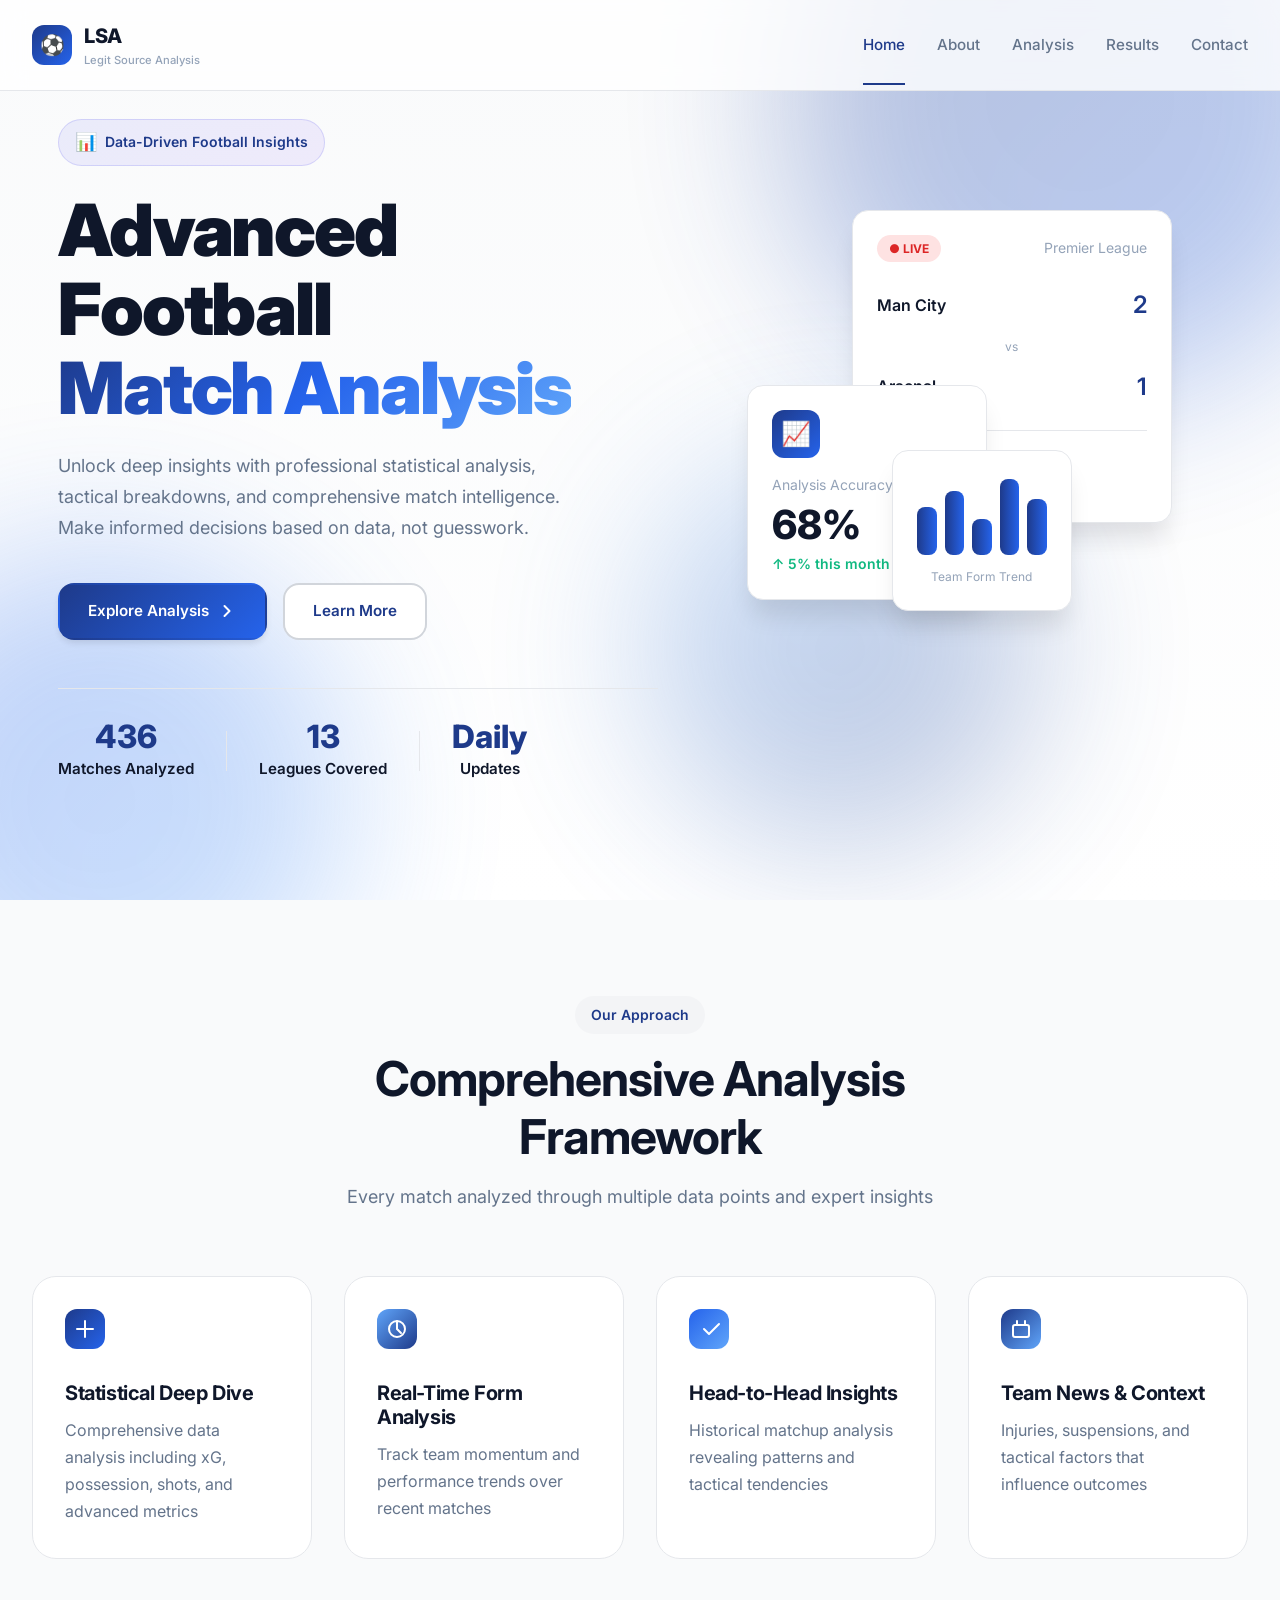
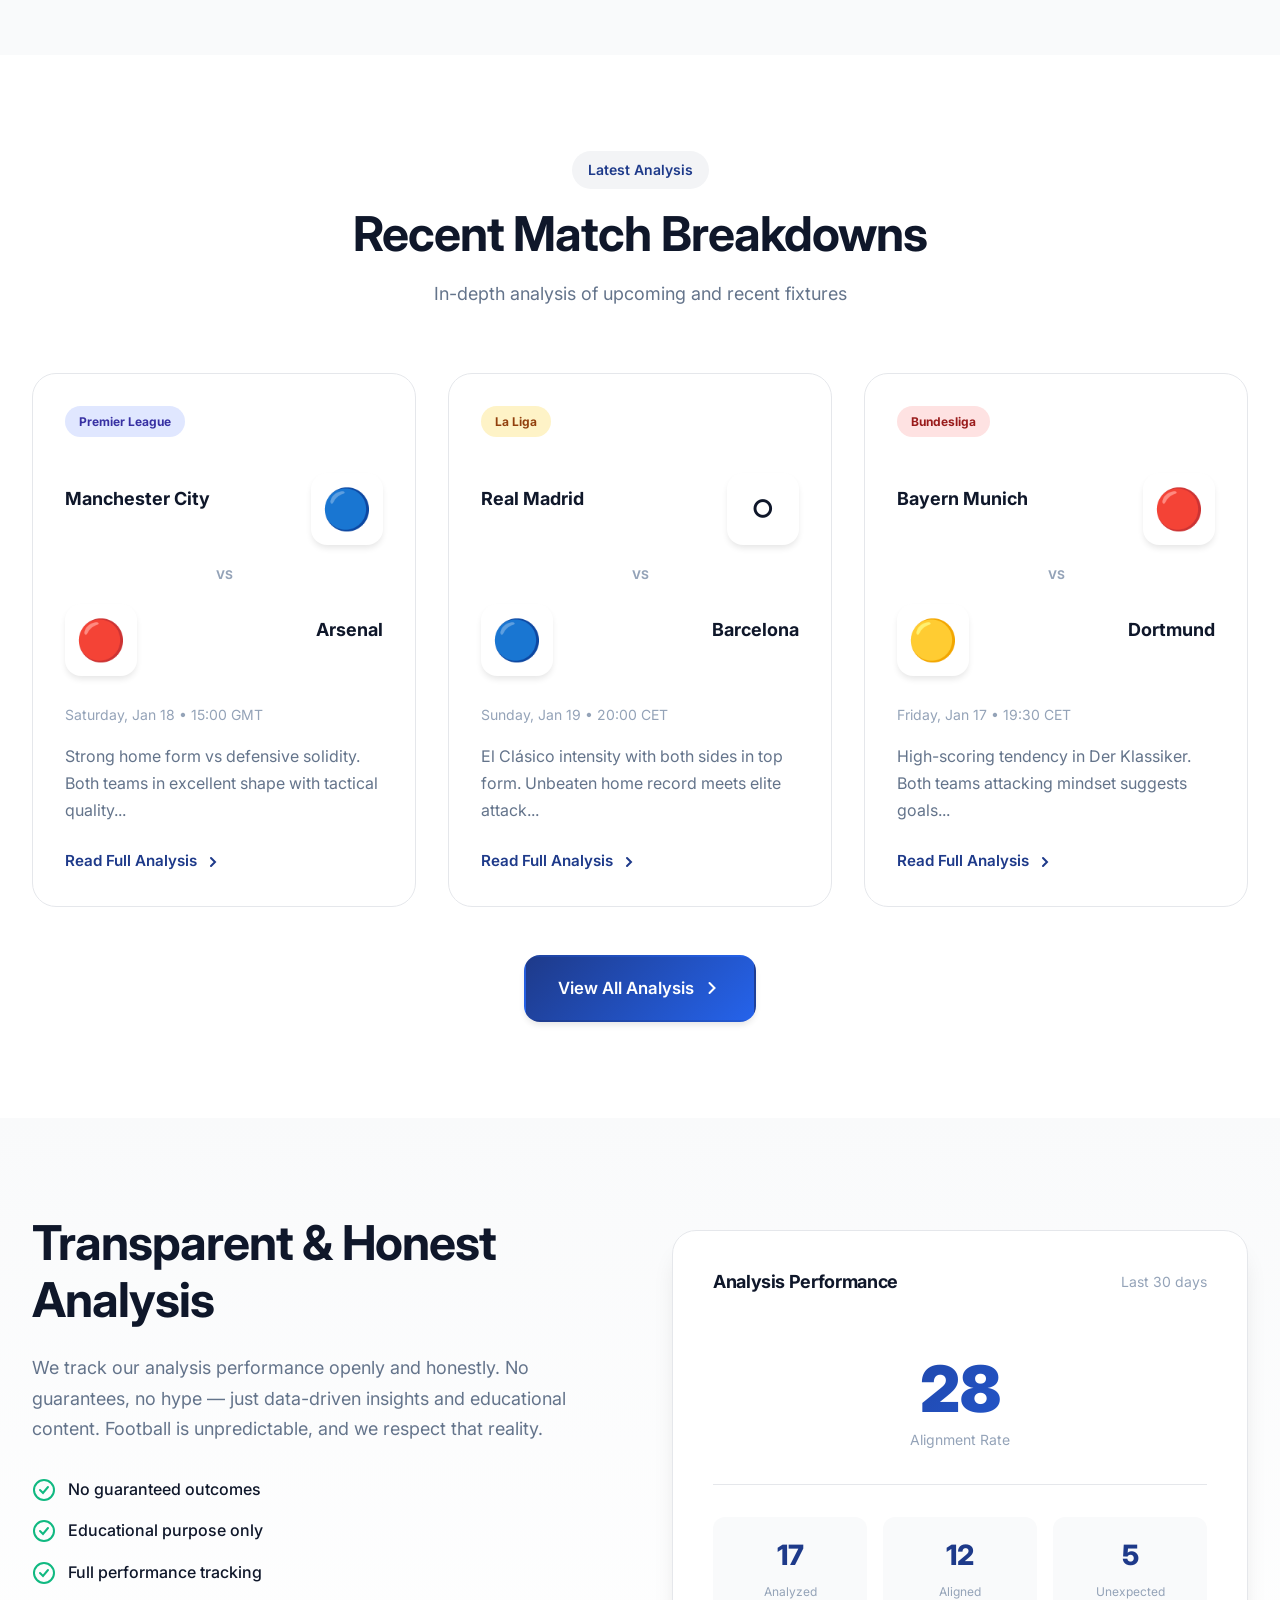
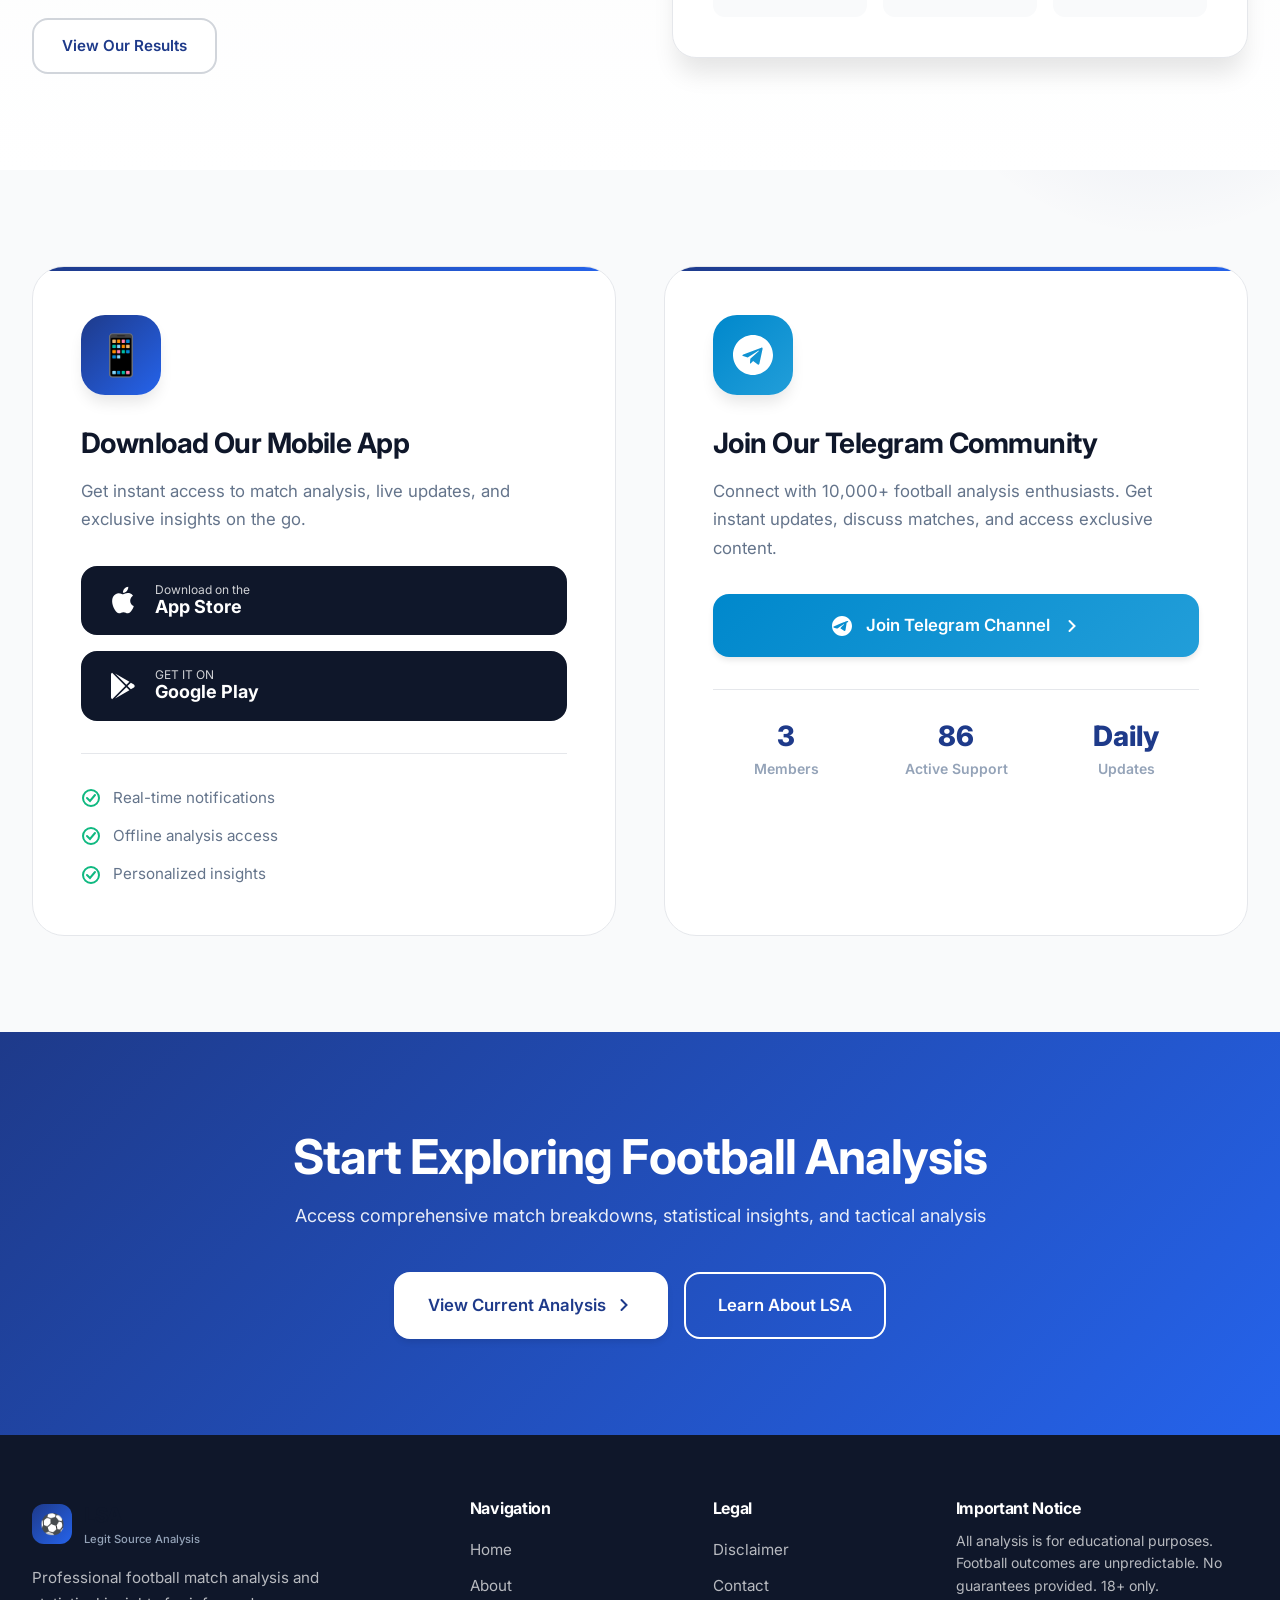
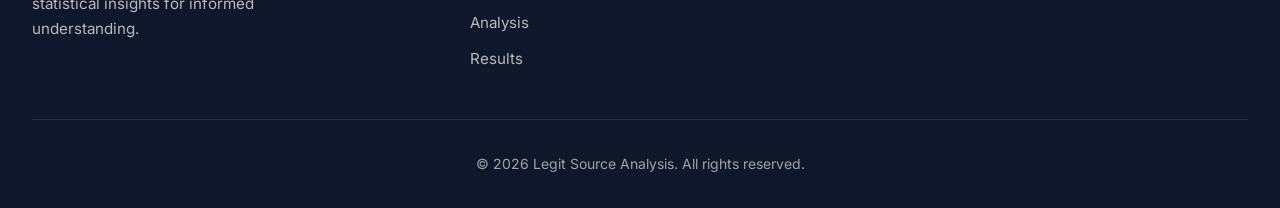
<file: index.html>
<!DOCTYPE html>
<html lang="en">
<head>
    <meta charset="UTF-8">
    <meta name="viewport" content="width=device-width, initial-scale=1.0">
    <meta name="description" content="Legit Source Analysis - Professional football match analysis, statistics, and insights for informed decision making.">
    <title>LSA - Legit Source Analysis | Premium Football Analysis</title>
    <link rel="stylesheet" href="css/style.css">
    <link rel="preconnect" href="https://fonts.googleapis.com">
    <link rel="preconnect" href="https://fonts.gstatic.com" crossorigin>
    <link href="https://fonts.googleapis.com/css2?family=Inter:wght@300;400;500;600;700;800;900&display=swap" rel="stylesheet">
</head>
<body>
    <!-- Navigation -->
    <nav class="premium-nav" id="mainNav">
        <div class="container">
            <div class="nav-wrapper">
                <div class="logo-brand">
                    <div class="logo-icon">⚽</div>
                    <div class="logo-text">
                        <span class="logo-main">LSA</span>
                        <span class="logo-sub">Legit Source Analysis</span>
                    </div>
                </div>
                
                <div class="nav-links">
                    <a href="index.html" class="nav-link active">Home</a>
                    <a href="about.html" class="nav-link">About</a>
                    <a href="analysis.html" class="nav-link">Analysis</a>
                    <a href="results.html" class="nav-link">Results</a>
                    <a href="contact.html" class="nav-link">Contact</a>
                </div>
                
                <button class="mobile-toggle" aria-label="Toggle menu">
                    <span></span>
                    <span></span>
                    <span></span>
                </button>
            </div>
        </div>
    </nav>

    <!-- Hero Section -->
    <section class="hero-premium">
        <div class="hero-background">
            <div class="gradient-orb orb-1"></div>
            <div class="gradient-orb orb-2"></div>
            <div class="gradient-orb orb-3"></div>
        </div>
        
        <div class="container">
            <div class="hero-content">
                <div class="hero-text fade-in-up">
                    <div class="hero-badge">
                        <span class="badge-icon">📊</span>
                        <span>Data-Driven Football Insights</span>
                    </div>
                    
                    <h1 class="hero-title">
                        Advanced Football<br/>
                        <span class="gradient-text">Match Analysis</span>
                    </h1>
                    
                    <p class="hero-description">
                        Unlock deep insights with professional statistical analysis, tactical breakdowns, 
                        and comprehensive match intelligence. Make informed decisions based on data, not guesswork.
                    </p>
                    
                    <div class="hero-cta">
                        <a href="analysis.html" class="btn-premium primary">
                            <span>Explore Analysis</span>
                            <svg width="20" height="20" viewBox="0 0 20 20" fill="none">
                                <path d="M7.5 15L12.5 10L7.5 5" stroke="currentColor" stroke-width="2" stroke-linecap="round" stroke-linejoin="round"/>
                            </svg>
                        </a>
                        <a href="about.html" class="btn-premium secondary">
                            <span>Learn More</span>
                        </a>
                    </div>
                    
                    <div class="hero-stats">
                        <div class="stat-item">
                            <div class="stat-number">500+</div>
                            <div class="stat-label">Matches Analyzed</div>
                        </div>
                        <div class="stat-divider"></div>
                        <div class="stat-item">
                            <div class="stat-number">15+</div>
                            <div class="stat-label">Leagues Covered</div>
                        </div>
                        <div class="stat-divider"></div>
                        <div class="stat-item">
                            <div class="stat-number">Daily</div>
                            <div class="stat-label">Updates</div>
                        </div>
                    </div>
                </div>
                
                <div class="hero-visual fade-in-right">
                    <div class="floating-card card-1">
                        <div class="card-header">
                            <span class="card-badge live">● LIVE</span>
                            <span class="card-title">Premier League</span>
                        </div>
                        <div class="card-match">
                            <div class="team">Man City <span class="score">2</span></div>
                            <div class="vs">vs</div>
                            <div class="team">Arsenal <span class="score">1</span></div>
                        </div>
                        <div class="card-stats">
                            <div class="mini-stat">
                                <span class="label">Possession</span>
                                <span class="value">63%</span>
                            </div>
                            <div class="mini-stat">
                                <span class="label">Shots</span>
                                <span class="value">14-8</span>
                            </div>
                        </div>
                    </div>
                    
                    <div class="floating-card card-2">
                        <div class="card-icon">📈</div>
                        <div class="card-content">
                            <div class="card-label">Analysis Accuracy</div>
                            <div class="card-value">68%</div>
                            <div class="card-trend positive">↑ 5% this month</div>
                        </div>
                    </div>
                    
                    <div class="floating-card card-3">
                        <div class="mini-chart">
                            <div class="bar" style="height: 60%"></div>
                            <div class="bar" style="height: 80%"></div>
                            <div class="bar" style="height: 45%"></div>
                            <div class="bar" style="height: 95%"></div>
                            <div class="bar" style="height: 70%"></div>
                        </div>
                        <div class="card-footer">Team Form Trend</div>
                    </div>
                </div>
            </div>
        </div>
    </section>

    <!-- Features Section -->
    <section class="features-premium">
        <div class="container">
            <div class="section-header fade-in">
                <div class="section-badge">Our Approach</div>
                <h2 class="section-title">Comprehensive Analysis Framework</h2>
                <p class="section-subtitle">
                    Every match analyzed through multiple data points and expert insights
                </p>
            </div>
            
            <div class="features-grid">
                <div class="feature-card fade-in-up" style="animation-delay: 0.1s">
                    <div class="feature-icon">
                        <svg width="40" height="40" viewBox="0 0 40 40" fill="none">
                            <rect width="40" height="40" rx="12" fill="url(#gradient1)"/>
                            <path d="M12 20h16M20 12v16" stroke="white" stroke-width="2" stroke-linecap="round"/>
                        </svg>
                    </div>
                    <h3 class="feature-title">Statistical Deep Dive</h3>
                    <p class="feature-description">
                        Comprehensive data analysis including xG, possession, shots, and advanced metrics
                    </p>
                </div>
                
                <div class="feature-card fade-in-up" style="animation-delay: 0.2s">
                    <div class="feature-icon">
                        <svg width="40" height="40" viewBox="0 0 40 40" fill="none">
                            <rect width="40" height="40" rx="12" fill="url(#gradient2)"/>
                            <circle cx="20" cy="20" r="8" stroke="white" stroke-width="2"/>
                            <path d="M20 12v8l4 4" stroke="white" stroke-width="2" stroke-linecap="round"/>
                        </svg>
                    </div>
                    <h3 class="feature-title">Real-Time Form Analysis</h3>
                    <p class="feature-description">
                        Track team momentum and performance trends over recent matches
                    </p>
                </div>
                
                <div class="feature-card fade-in-up" style="animation-delay: 0.3s">
                    <div class="feature-icon">
                        <svg width="40" height="40" viewBox="0 0 40 40" fill="none">
                            <rect width="40" height="40" rx="12" fill="url(#gradient3)"/>
                            <path d="M15 20l5 5 10-10" stroke="white" stroke-width="2" stroke-linecap="round" stroke-linejoin="round"/>
                        </svg>
                    </div>
                    <h3 class="feature-title">Head-to-Head Insights</h3>
                    <p class="feature-description">
                        Historical matchup analysis revealing patterns and tactical tendencies
                    </p>
                </div>
                
                <div class="feature-card fade-in-up" style="animation-delay: 0.4s">
                    <div class="feature-icon">
                        <svg width="40" height="40" viewBox="0 0 40 40" fill="none">
                            <rect width="40" height="40" rx="12" fill="url(#gradient4)"/>
                            <rect x="12" y="16" width="16" height="12" rx="2" stroke="white" stroke-width="2"/>
                            <path d="M16 12v4M24 12v4" stroke="white" stroke-width="2" stroke-linecap="round"/>
                        </svg>
                    </div>
                    <h3 class="feature-title">Team News & Context</h3>
                    <p class="feature-description">
                        Injuries, suspensions, and tactical factors that influence outcomes
                    </p>
                </div>
            </div>
        </div>
    </section>

    <!-- Analysis Preview Section -->
    <section class="analysis-preview">
        <div class="container">
            <div class="section-header fade-in">
                <div class="section-badge">Latest Analysis</div>
                <h2 class="section-title">Recent Match Breakdowns</h2>
                <p class="section-subtitle">
                    In-depth analysis of upcoming and recent fixtures
                </p>
            </div>
            
            <div class="analysis-cards">
                <div class="analysis-card fade-in-up">
                    <div class="card-tag premier-league">Premier League</div>
                    <div class="match-info">
                        <div class="team-row">
                            <span class="team-name">Manchester City</span>
                            <span class="team-badge">🔵</span>
                        </div>
                        <div class="vs-divider">VS</div>
                        <div class="team-row">
                            <span class="team-badge">🔴</span>
                            <span class="team-name">Arsenal</span>
                        </div>
                    </div>
                    <div class="match-date">Saturday, Jan 18 • 15:00 GMT</div>
                    <div class="analysis-snippet">
                        Strong home form vs defensive solidity. Both teams in excellent shape with tactical quality...
                    </div>
                    <a href="analysis.html" class="card-link">
                        <span>Read Full Analysis</span>
                        <svg width="16" height="16" viewBox="0 0 16 16" fill="none">
                            <path d="M6 12L10 8L6 4" stroke="currentColor" stroke-width="2" stroke-linecap="round"/>
                        </svg>
                    </a>
                </div>
                
                <div class="analysis-card fade-in-up" style="animation-delay: 0.15s">
                    <div class="card-tag la-liga">La Liga</div>
                    <div class="match-info">
                        <div class="team-row">
                            <span class="team-name">Real Madrid</span>
                            <span class="team-badge">⚪</span>
                        </div>
                        <div class="vs-divider">VS</div>
                        <div class="team-row">
                            <span class="team-badge">🔵</span>
                            <span class="team-name">Barcelona</span>
                        </div>
                    </div>
                    <div class="match-date">Sunday, Jan 19 • 20:00 CET</div>
                    <div class="analysis-snippet">
                        El Clásico intensity with both sides in top form. Unbeaten home record meets elite attack...
                    </div>
                    <a href="analysis.html" class="card-link">
                        <span>Read Full Analysis</span>
                        <svg width="16" height="16" viewBox="0 0 16 16" fill="none">
                            <path d="M6 12L10 8L6 4" stroke="currentColor" stroke-width="2" stroke-linecap="round"/>
                        </svg>
                    </a>
                </div>
                
                <div class="analysis-card fade-in-up" style="animation-delay: 0.3s">
                    <div class="card-tag bundesliga">Bundesliga</div>
                    <div class="match-info">
                        <div class="team-row">
                            <span class="team-name">Bayern Munich</span>
                            <span class="team-badge">🔴</span>
                        </div>
                        <div class="vs-divider">VS</div>
                        <div class="team-row">
                            <span class="team-badge">🟡</span>
                            <span class="team-name">Dortmund</span>
                        </div>
                    </div>
                    <div class="match-date">Friday, Jan 17 • 19:30 CET</div>
                    <div class="analysis-snippet">
                        High-scoring tendency in Der Klassiker. Both teams attacking mindset suggests goals...
                    </div>
                    <a href="analysis.html" class="card-link">
                        <span>Read Full Analysis</span>
                        <svg width="16" height="16" viewBox="0 0 16 16" fill="none">
                            <path d="M6 12L10 8L6 4" stroke="currentColor" stroke-width="2" stroke-linecap="round"/>
                        </svg>
                    </a>
                </div>
            </div>
            
            <div class="section-cta fade-in">
                <a href="analysis.html" class="btn-premium primary large">
                    <span>View All Analysis</span>
                    <svg width="20" height="20" viewBox="0 0 20 20" fill="none">
                        <path d="M7.5 15L12.5 10L7.5 5" stroke="currentColor" stroke-width="2" stroke-linecap="round"/>
                    </svg>
                </a>
            </div>
        </div>
    </section>

    <!-- Trust Section -->
    <section class="trust-section">
        <div class="container">
            <div class="trust-content">
                <div class="trust-text fade-in-up">
                    <h2 class="trust-title">Transparent & Honest Analysis</h2>
                    <p class="trust-description">
                        We track our analysis performance openly and honestly. No guarantees, 
                        no hype — just data-driven insights and educational content. Football is 
                        unpredictable, and we respect that reality.
                    </p>
                    <div class="trust-points">
                        <div class="point">
                            <svg width="24" height="24" viewBox="0 0 24 24" fill="none">
                                <circle cx="12" cy="12" r="10" stroke="currentColor" stroke-width="2"/>
                                <path d="M8 12l3 3 5-6" stroke="currentColor" stroke-width="2" stroke-linecap="round"/>
                            </svg>
                            <span>No guaranteed outcomes</span>
                        </div>
                        <div class="point">
                            <svg width="24" height="24" viewBox="0 0 24 24" fill="none">
                                <circle cx="12" cy="12" r="10" stroke="currentColor" stroke-width="2"/>
                                <path d="M8 12l3 3 5-6" stroke="currentColor" stroke-width="2" stroke-linecap="round"/>
                            </svg>
                            <span>Educational purpose only</span>
                        </div>
                        <div class="point">
                            <svg width="24" height="24" viewBox="0 0 24 24" fill="none">
                                <circle cx="12" cy="12" r="10" stroke="currentColor" stroke-width="2"/>
                                <path d="M8 12l3 3 5-6" stroke="currentColor" stroke-width="2" stroke-linecap="round"/>
                            </svg>
                            <span>Full performance tracking</span>
                        </div>
                    </div>
                    <a href="results.html" class="btn-premium secondary">
                        <span>View Our Results</span>
                    </a>
                </div>
                
                <div class="trust-visual fade-in-right">
                    <div class="stats-card">
                        <div class="stats-header">
                            <h4>Analysis Performance</h4>
                            <span class="time-period">Last 30 days</span>
                        </div>
                        <div class="big-stat">
                            <div class="number">68<span>%</span></div>
                            <div class="label">Alignment Rate</div>
                        </div>
                        <div class="mini-stats-grid">
                            <div class="mini-stat-box">
                                <div class="value">42</div>
                                <div class="label">Analyzed</div>
                            </div>
                            <div class="mini-stat-box">
                                <div class="value">29</div>
                                <div class="label">Aligned</div>
                            </div>
                            <div class="mini-stat-box">
                                <div class="value">13</div>
                                <div class="label">Unexpected</div>
                            </div>
                        </div>
                    </div>
                </div>
            </div>
        </div>
    </section>

    <!-- App Download & Community Section -->
    <section class="app-community-section">
        <div class="container">
            <div class="app-community-grid">
                <!-- App Download -->
                <div class="app-download-card fade-in-up">
                    <div class="card-icon-large">📱</div>
                    <h3>Download Our Mobile App</h3>
                    <p>Get instant access to match analysis, live updates, and exclusive insights on the go.</p>
                    <div class="app-buttons">
                        <a href="#" class="app-store-btn">
                            <svg width="24" height="24" viewBox="0 0 24 24" fill="currentColor">
                                <path d="M18.71 19.5c-.83 1.24-1.71 2.45-3.05 2.47-1.34.03-1.77-.79-3.29-.79-1.53 0-2 .77-3.27.82-1.31.05-2.3-1.32-3.14-2.53C4.25 17 2.94 12.45 4.7 9.39c.87-1.52 2.43-2.48 4.12-2.51 1.28-.02 2.5.87 3.29.87.78 0 2.26-1.07 3.81-.91.65.03 2.47.26 3.64 1.98-.09.06-2.17 1.28-2.15 3.81.03 3.02 2.65 4.03 2.68 4.04-.03.07-.42 1.44-1.38 2.83M13 3.5c.73-.83 1.94-1.46 2.94-1.5.13 1.17-.34 2.35-1.04 3.19-.69.85-1.83 1.51-2.95 1.42-.15-1.15.41-2.35 1.05-3.11z"/>
                            </svg>
                            <div class="store-text">
                                <span class="small">Download on the</span>
                                <span class="large">App Store</span>
                            </div>
                        </a>
                        <a href="#" class="app-store-btn">
                            <svg width="24" height="24" viewBox="0 0 24 24" fill="currentColor">
                                <path d="M3,20.5V3.5C3,2.91 3.34,2.39 3.84,2.15L13.69,12L3.84,21.85C3.34,21.6 3,21.09 3,20.5M16.81,15.12L6.05,21.34L14.54,12.85L16.81,15.12M20.16,10.81C20.5,11.08 20.75,11.5 20.75,12C20.75,12.5 20.53,12.9 20.18,13.18L17.89,14.5L15.39,12L17.89,9.5L20.16,10.81M6.05,2.66L16.81,8.88L14.54,11.15L6.05,2.66Z"/>
                            </svg>
                            <div class="store-text">
                                <span class="small">GET IT ON</span>
                                <span class="large">Google Play</span>
                            </div>
                        </a>
                    </div>
                    <div class="app-features">
                        <div class="feature-item">
                            <svg width="20" height="20" viewBox="0 0 20 20" fill="none">
                                <circle cx="10" cy="10" r="8" stroke="currentColor" stroke-width="2"/>
                                <path d="M6 10l3 3 5-6" stroke="currentColor" stroke-width="2" stroke-linecap="round"/>
                            </svg>
                            <span>Real-time notifications</span>
                        </div>
                        <div class="feature-item">
                            <svg width="20" height="20" viewBox="0 0 20 20" fill="none">
                                <circle cx="10" cy="10" r="8" stroke="currentColor" stroke-width="2"/>
                                <path d="M6 10l3 3 5-6" stroke="currentColor" stroke-width="2" stroke-linecap="round"/>
                            </svg>
                            <span>Offline analysis access</span>
                        </div>
                        <div class="feature-item">
                            <svg width="20" height="20" viewBox="0 0 20 20" fill="none">
                                <circle cx="10" cy="10" r="8" stroke="currentColor" stroke-width="2"/>
                                <path d="M6 10l3 3 5-6" stroke="currentColor" stroke-width="2" stroke-linecap="round"/>
                            </svg>
                            <span>Personalized insights</span>
                        </div>
                    </div>
                </div>

                <!-- Telegram Community -->
                <div class="telegram-card fade-in-up" style="animation-delay: 0.2s">
                    <div class="card-icon-large telegram">
                        <svg width="48" height="48" viewBox="0 0 48 48" fill="currentColor">
                            <path d="M24 4C12.95 4 4 12.95 4 24s8.95 20 20 20 20-8.95 20-20S35.05 4 24 4zm9.5 14.23l-3.05 14.39c-.23 1.02-.83 1.27-1.68.79l-4.64-3.42-2.24 2.15c-.25.25-.46.46-.94.46l.34-4.78 8.64-7.81c.38-.33-.08-.52-.58-.19l-10.67 6.72-4.6-1.44c-1-.31-1.02-.99.21-1.48l17.98-6.93c.83-.31 1.56.19 1.29 1.48z"/>
                        </svg>
                    </div>
                    <h3>Join Our Telegram Community</h3>
                    <p>Connect with 10,000+ football analysis enthusiasts. Get instant updates, discuss matches, and access exclusive content.</p>
                    <a href="#" class="telegram-btn">
                        <svg width="24" height="24" viewBox="0 0 24 24" fill="currentColor">
                            <path d="M12 2C6.48 2 2 6.48 2 12s4.48 10 10 10 10-4.48 10-10S17.52 2 12 2zm4.64 6.8c-.15 1.58-.8 5.42-1.13 7.19-.14.75-.42 1-.68 1.03-.58.05-1.02-.38-1.58-.75-.88-.58-1.38-.94-2.23-1.5-.99-.65-.35-1.01.22-1.59.15-.15 2.71-2.48 2.76-2.69.01-.03.01-.14-.07-.2-.08-.06-.19-.04-.27-.02-.12.02-1.93 1.23-5.45 3.61-.52.36-.99.53-1.42.52-.47-.01-1.37-.27-2.03-.49-.82-.27-1.47-.42-1.42-.88.03-.24.37-.48 1.02-.73 3.99-1.74 6.66-2.89 8-3.45 3.81-1.59 4.6-1.87 5.12-1.87.11 0 .37.03.53.17.14.12.18.28.19.39-.01.06.01.24 0 .38z"/>
                        </svg>
                        <span>Join Telegram Channel</span>
                        <svg width="20" height="20" viewBox="0 0 20 20" fill="none">
                            <path d="M7.5 15L12.5 10L7.5 5" stroke="currentColor" stroke-width="2" stroke-linecap="round"/>
                        </svg>
                    </a>
                    <div class="community-stats">
                        <div class="stat">
                            <div class="stat-number">10K+</div>
                            <div class="stat-label">Members</div>
                        </div>
                        <div class="stat">
                            <div class="stat-number">24/7</div>
                            <div class="stat-label">Active Support</div>
                        </div>
                        <div class="stat">
                            <div class="stat-number">Daily</div>
                            <div class="stat-label">Updates</div>
                        </div>
                    </div>
                </div>
            </div>
        </div>
    </section>

    <!-- CTA Section -->
    <section class="cta-premium">
        <div class="container">
            <div class="cta-content fade-in">
                <h2 class="cta-title">Start Exploring Football Analysis</h2>
                <p class="cta-description">
                    Access comprehensive match breakdowns, statistical insights, and tactical analysis
                </p>
                <div class="cta-buttons">
                    <a href="analysis.html" class="btn-premium primary large">
                        <span>View Current Analysis</span>
                        <svg width="20" height="20" viewBox="0 0 20 20" fill="none">
                            <path d="M7.5 15L12.5 10L7.5 5" stroke="currentColor" stroke-width="2" stroke-linecap="round"/>
                        </svg>
                    </a>
                    <a href="about.html" class="btn-premium secondary large">
                        <span>Learn About LSA</span>
                    </a>
                </div>
            </div>
        </div>
    </section>

    <!-- Footer -->
    <footer class="premium-footer">
        <div class="container">
            <div class="footer-grid">
                <div class="footer-brand">
                    <div class="footer-logo">
                        <div class="logo-icon">⚽</div>
                        <div class="logo-text">
                            <span class="logo-main">LSA</span>
                            <span class="logo-sub">Legit Source Analysis</span>
                        </div>
                    </div>
                    <p class="footer-tagline">
                        Professional football match analysis and statistical insights for informed understanding.
                    </p>
                </div>
                
                <div class="footer-links">
                    <h4>Navigation</h4>
                    <a href="index.html">Home</a>
                    <a href="about.html">About</a>
                    <a href="analysis.html">Analysis</a>
                    <a href="results.html">Results</a>
                </div>
                
                <div class="footer-links">
                    <h4>Legal</h4>
                    <a href="disclaimer.html">Disclaimer</a>
                    <a href="contact.html">Contact</a>
                </div>
                
                <div class="footer-notice">
                    <h4>Important Notice</h4>
                    <p>All analysis is for educational purposes. Football outcomes are unpredictable. No guarantees provided. 18+ only.</p>
                </div>
            </div>
            
            <div class="footer-bottom">
                <p>&copy; 2026 Legit Source Analysis. All rights reserved.</p>
            </div>
        </div>
    </footer>

    <!-- SVG Gradients -->
    <svg width="0" height="0" style="position: absolute;">
        <defs>
            <linearGradient id="gradient1" x1="0%" y1="0%" x2="100%" y2="100%">
                <stop offset="0%" style="stop-color:var(--primary-color);stop-opacity:1" />
                <stop offset="100%" style="stop-color:var(--secondary-color);stop-opacity:1" />
            </linearGradient>
            <linearGradient id="gradient2" x1="0%" y1="0%" x2="100%" y2="100%">
                <stop offset="0%" style="stop-color:var(--accent-color);stop-opacity:1" />
                <stop offset="100%" style="stop-color:var(--primary-color);stop-opacity:1" />
            </linearGradient>
            <linearGradient id="gradient3" x1="0%" y1="0%" x2="100%" y2="100%">
                <stop offset="0%" style="stop-color:var(--secondary-color);stop-opacity:1" />
                <stop offset="100%" style="stop-color:var(--accent-color);stop-opacity:1" />
            </linearGradient>
            <linearGradient id="gradient4" x1="0%" y1="0%" x2="100%" y2="100%">
                <stop offset="0%" style="stop-color:var(--primary-color);stop-opacity:1" />
                <stop offset="100%" style="stop-color:var(--accent-color);stop-opacity:1" />
            </linearGradient>
        </defs>
    </svg>

    <script src="js/premium.js"></script>
</body>
</html>
</file>
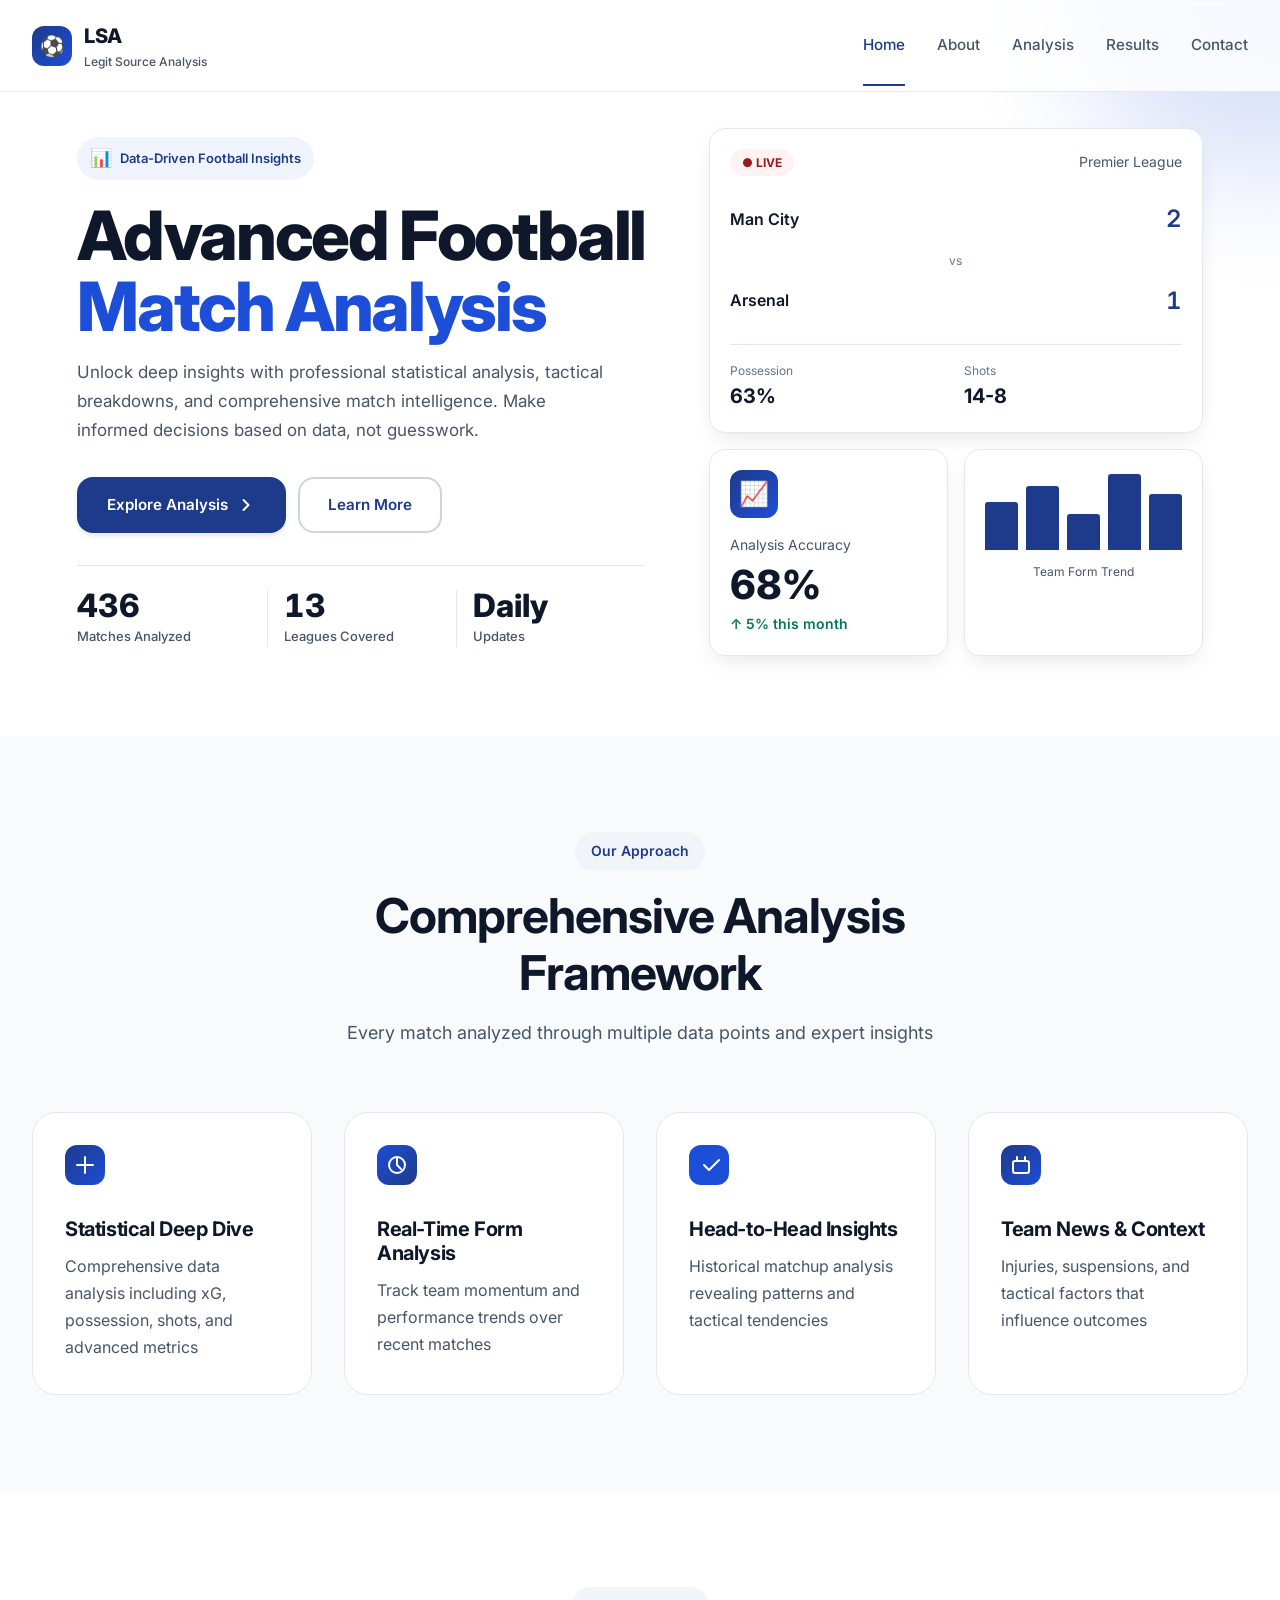
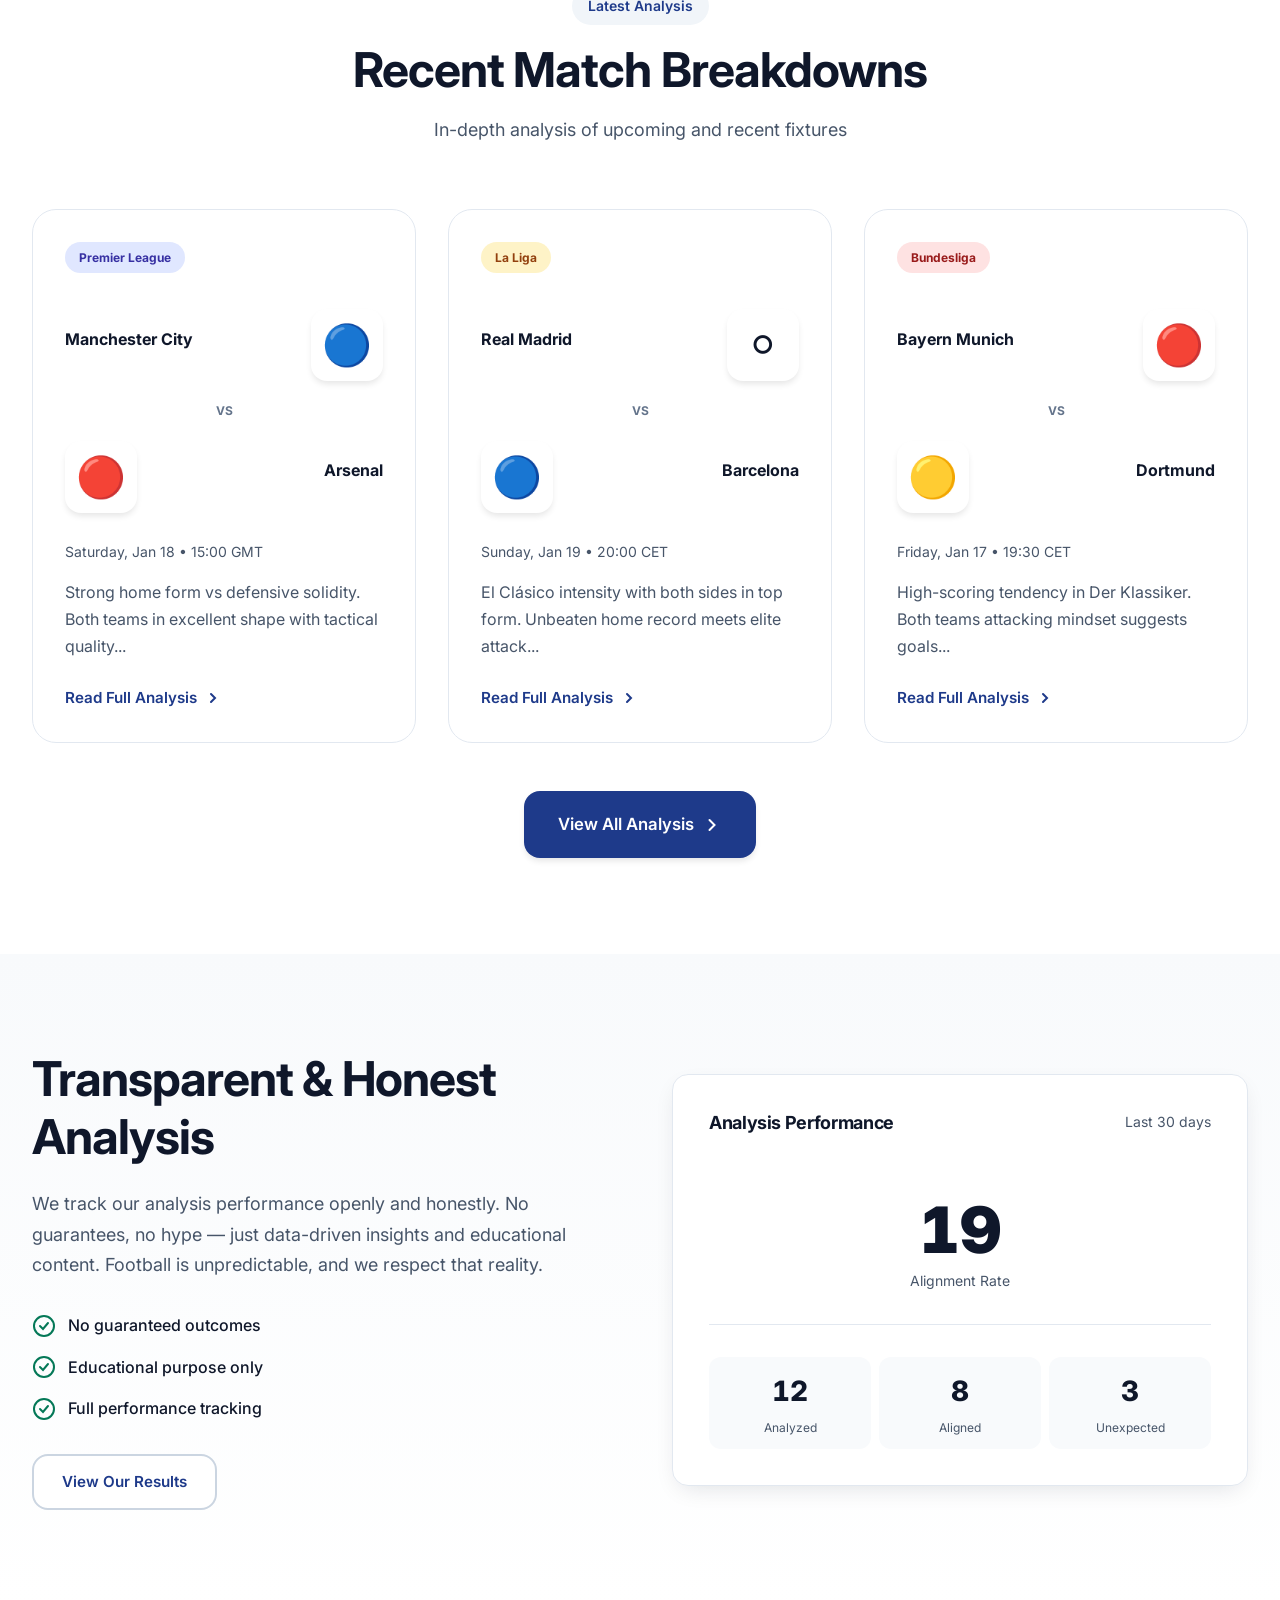
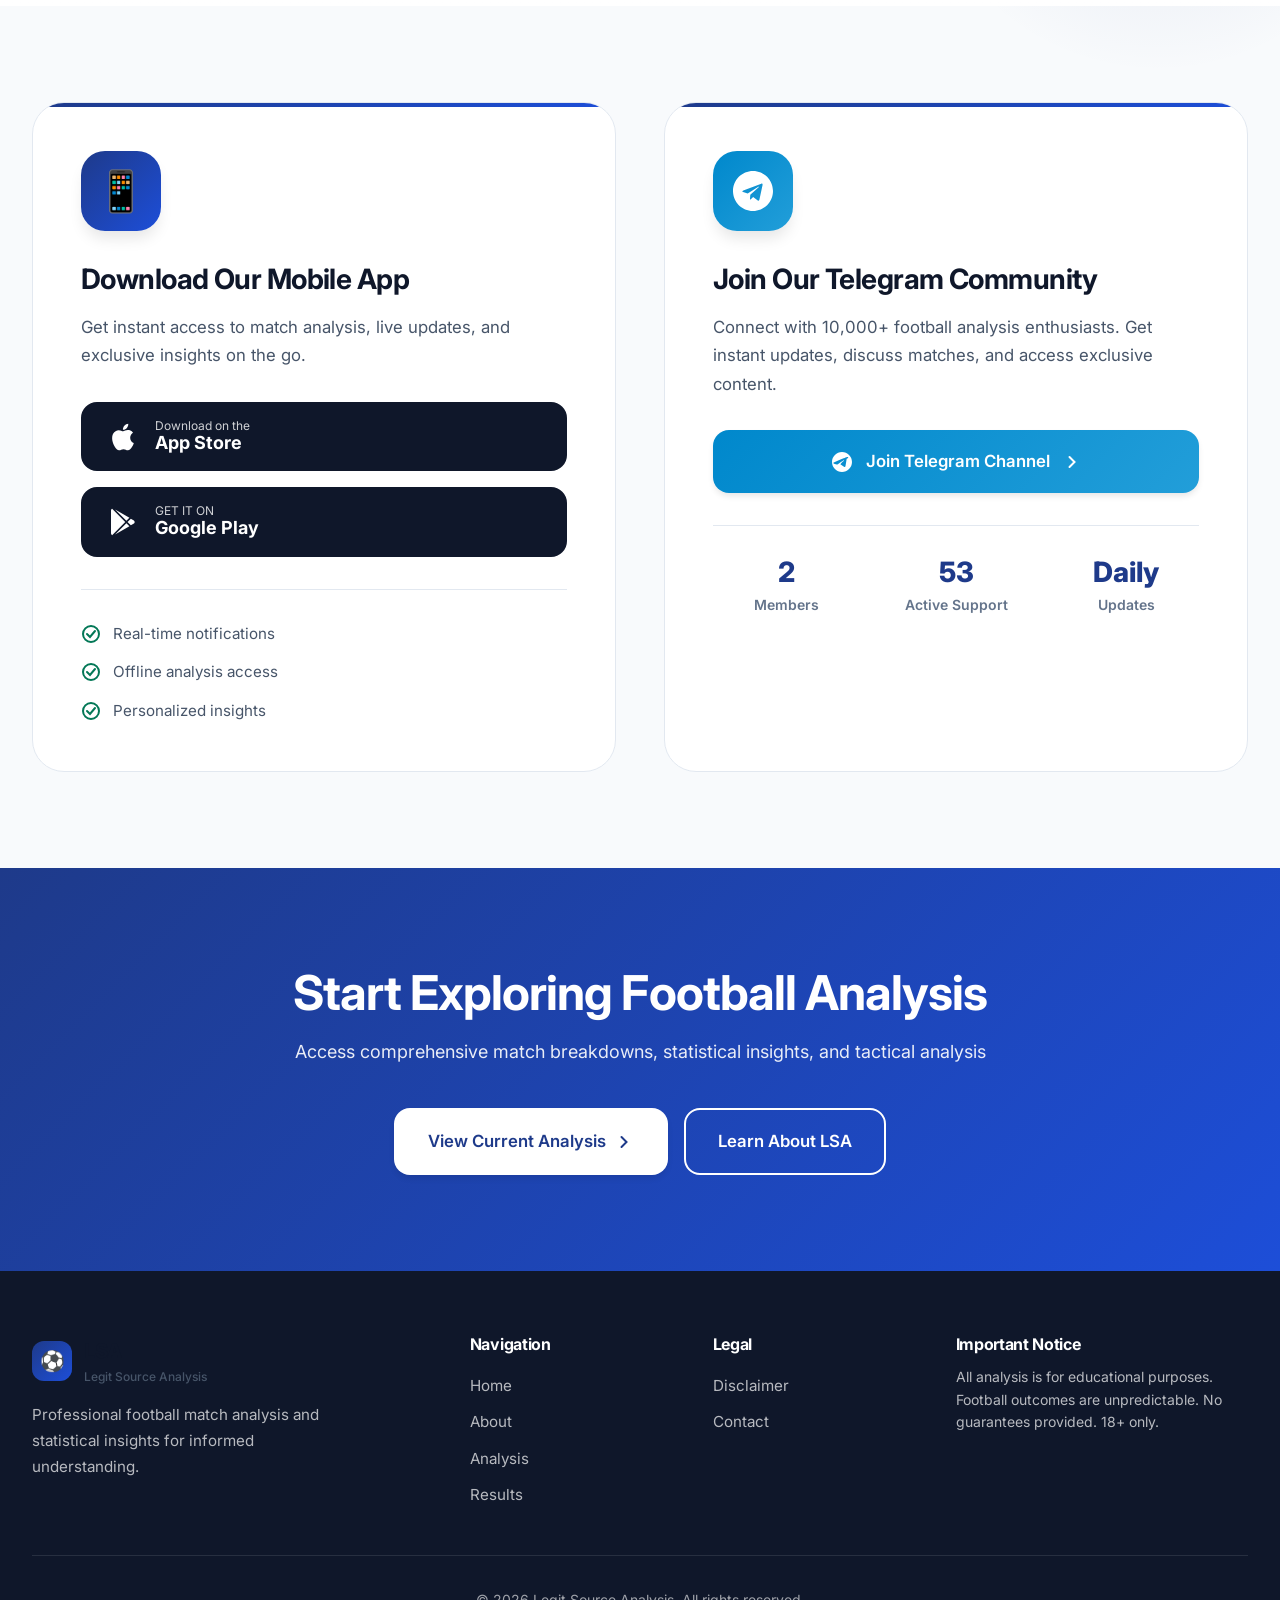
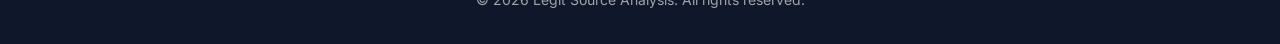
<file: legacy-static/index.html>
<!DOCTYPE html>
<html lang="en">
<head>
    <meta charset="UTF-8">
    <meta name="viewport" content="width=device-width, initial-scale=1.0">
    <meta name="description" content="Legit Source Analysis - Professional football match analysis, statistics, and insights for informed decision making.">
    <title>LSA - Legit Source Analysis | Premium Football Analysis</title>
    <link rel="stylesheet" href="css/style.css">
<link rel="stylesheet" href="css/lsa-redesign.css">
    <link rel="preconnect" href="https://fonts.googleapis.com">
    <link rel="preconnect" href="https://fonts.gstatic.com" crossorigin>
    <link href="https://fonts.googleapis.com/css2?family=Inter:wght@300;400;500;600;700;800;900&display=swap" rel="stylesheet">
</head>
<body>
    <!-- Navigation -->
    <nav class="premium-nav" id="mainNav">
        <div class="container">
            <div class="nav-wrapper">
                <div class="logo-brand">
                    <div class="logo-icon">⚽</div>
                    <div class="logo-text">
                        <span class="logo-main">LSA</span>
                        <span class="logo-sub">Legit Source Analysis</span>
                    </div>
                </div>
                
                <div class="nav-links">
                    <a href="index.html" class="nav-link active">Home</a>
                    <a href="about.html" class="nav-link">About</a>
                    <a href="analysis.html" class="nav-link">Analysis</a>
                    <a href="results.html" class="nav-link">Results</a>
                    <a href="contact.html" class="nav-link">Contact</a>
                </div>
                
                <button class="mobile-toggle" aria-label="Toggle menu">
                    <span></span>
                    <span></span>
                    <span></span>
                </button>
            </div>
        </div>
    </nav>

    <!-- Hero Section -->
    <section class="hero-premium">
        <div class="hero-background">
            <div class="gradient-orb orb-1"></div>
            <div class="gradient-orb orb-2"></div>
            <div class="gradient-orb orb-3"></div>
        </div>
        
        <div class="container">
            <div class="hero-content">
                <div class="hero-text fade-in-up">
                    <div class="hero-badge">
                        <span class="badge-icon">📊</span>
                        <span>Data-Driven Football Insights</span>
                    </div>
                    
                    <h1 class="hero-title">
                        Advanced Football<br/>
                        <span class="gradient-text">Match Analysis</span>
                    </h1>
                    
                    <p class="hero-description">
                        Unlock deep insights with professional statistical analysis, tactical breakdowns, 
                        and comprehensive match intelligence. Make informed decisions based on data, not guesswork.
                    </p>
                    
                    <div class="hero-cta">
                        <a href="analysis.html" class="btn-premium primary">
                            <span>Explore Analysis</span>
                            <svg width="20" height="20" viewBox="0 0 20 20" fill="none">
                                <path d="M7.5 15L12.5 10L7.5 5" stroke="currentColor" stroke-width="2" stroke-linecap="round" stroke-linejoin="round"/>
                            </svg>
                        </a>
                        <a href="about.html" class="btn-premium secondary">
                            <span>Learn More</span>
                        </a>
                    </div>
                    
                    <div class="hero-stats">
                        <div class="stat-item">
                            <div class="stat-number">500+</div>
                            <div class="stat-label">Matches Analyzed</div>
                        </div>
                        <div class="stat-divider"></div>
                        <div class="stat-item">
                            <div class="stat-number">15+</div>
                            <div class="stat-label">Leagues Covered</div>
                        </div>
                        <div class="stat-divider"></div>
                        <div class="stat-item">
                            <div class="stat-number">Daily</div>
                            <div class="stat-label">Updates</div>
                        </div>
                    </div>
                </div>
                
                <div class="hero-visual fade-in-right">
                    <div class="floating-card card-1">
                        <div class="card-header">
                            <span class="card-badge live">● LIVE</span>
                            <span class="card-title">Premier League</span>
                        </div>
                        <div class="card-match">
                            <div class="team">Man City <span class="score">2</span></div>
                            <div class="vs">vs</div>
                            <div class="team">Arsenal <span class="score">1</span></div>
                        </div>
                        <div class="card-stats">
                            <div class="mini-stat">
                                <span class="label">Possession</span>
                                <span class="value">63%</span>
                            </div>
                            <div class="mini-stat">
                                <span class="label">Shots</span>
                                <span class="value">14-8</span>
                            </div>
                        </div>
                    </div>
                    
                    <div class="floating-card card-2">
                        <div class="card-icon">📈</div>
                        <div class="card-content">
                            <div class="card-label">Analysis Accuracy</div>
                            <div class="card-value">68%</div>
                            <div class="card-trend positive">↑ 5% this month</div>
                        </div>
                    </div>
                    
                    <div class="floating-card card-3">
                        <div class="mini-chart">
                            <div class="bar" style="height: 60%"></div>
                            <div class="bar" style="height: 80%"></div>
                            <div class="bar" style="height: 45%"></div>
                            <div class="bar" style="height: 95%"></div>
                            <div class="bar" style="height: 70%"></div>
                        </div>
                        <div class="card-footer">Team Form Trend</div>
                    </div>
                </div>
            </div>
        </div>
    </section>

    <!-- Features Section -->
    <section class="features-premium">
        <div class="container">
            <div class="section-header fade-in">
                <div class="section-badge">Our Approach</div>
                <h2 class="section-title">Comprehensive Analysis Framework</h2>
                <p class="section-subtitle">
                    Every match analyzed through multiple data points and expert insights
                </p>
            </div>
            
            <div class="features-grid">
                <div class="feature-card fade-in-up" style="animation-delay: 0.1s">
                    <div class="feature-icon">
                        <svg width="40" height="40" viewBox="0 0 40 40" fill="none">
                            <rect width="40" height="40" rx="12" fill="url(#gradient1)"/>
                            <path d="M12 20h16M20 12v16" stroke="white" stroke-width="2" stroke-linecap="round"/>
                        </svg>
                    </div>
                    <h3 class="feature-title">Statistical Deep Dive</h3>
                    <p class="feature-description">
                        Comprehensive data analysis including xG, possession, shots, and advanced metrics
                    </p>
                </div>
                
                <div class="feature-card fade-in-up" style="animation-delay: 0.2s">
                    <div class="feature-icon">
                        <svg width="40" height="40" viewBox="0 0 40 40" fill="none">
                            <rect width="40" height="40" rx="12" fill="url(#gradient2)"/>
                            <circle cx="20" cy="20" r="8" stroke="white" stroke-width="2"/>
                            <path d="M20 12v8l4 4" stroke="white" stroke-width="2" stroke-linecap="round"/>
                        </svg>
                    </div>
                    <h3 class="feature-title">Real-Time Form Analysis</h3>
                    <p class="feature-description">
                        Track team momentum and performance trends over recent matches
                    </p>
                </div>
                
                <div class="feature-card fade-in-up" style="animation-delay: 0.3s">
                    <div class="feature-icon">
                        <svg width="40" height="40" viewBox="0 0 40 40" fill="none">
                            <rect width="40" height="40" rx="12" fill="url(#gradient3)"/>
                            <path d="M15 20l5 5 10-10" stroke="white" stroke-width="2" stroke-linecap="round" stroke-linejoin="round"/>
                        </svg>
                    </div>
                    <h3 class="feature-title">Head-to-Head Insights</h3>
                    <p class="feature-description">
                        Historical matchup analysis revealing patterns and tactical tendencies
                    </p>
                </div>
                
                <div class="feature-card fade-in-up" style="animation-delay: 0.4s">
                    <div class="feature-icon">
                        <svg width="40" height="40" viewBox="0 0 40 40" fill="none">
                            <rect width="40" height="40" rx="12" fill="url(#gradient4)"/>
                            <rect x="12" y="16" width="16" height="12" rx="2" stroke="white" stroke-width="2"/>
                            <path d="M16 12v4M24 12v4" stroke="white" stroke-width="2" stroke-linecap="round"/>
                        </svg>
                    </div>
                    <h3 class="feature-title">Team News & Context</h3>
                    <p class="feature-description">
                        Injuries, suspensions, and tactical factors that influence outcomes
                    </p>
                </div>
            </div>
        </div>
    </section>

    <!-- Analysis Preview Section -->
    <section class="analysis-preview">
        <div class="container">
            <div class="section-header fade-in">
                <div class="section-badge">Latest Analysis</div>
                <h2 class="section-title">Recent Match Breakdowns</h2>
                <p class="section-subtitle">
                    In-depth analysis of upcoming and recent fixtures
                </p>
            </div>
            
            <div class="analysis-cards">
                <div class="analysis-card fade-in-up">
                    <div class="card-tag premier-league">Premier League</div>
                    <div class="match-info">
                        <div class="team-row">
                            <span class="team-name">Manchester City</span>
                            <span class="team-badge">🔵</span>
                        </div>
                        <div class="vs-divider">VS</div>
                        <div class="team-row">
                            <span class="team-badge">🔴</span>
                            <span class="team-name">Arsenal</span>
                        </div>
                    </div>
                    <div class="match-date">Saturday, Jan 18 • 15:00 GMT</div>
                    <div class="analysis-snippet">
                        Strong home form vs defensive solidity. Both teams in excellent shape with tactical quality...
                    </div>
                    <a href="analysis.html" class="card-link">
                        <span>Read Full Analysis</span>
                        <svg width="16" height="16" viewBox="0 0 16 16" fill="none">
                            <path d="M6 12L10 8L6 4" stroke="currentColor" stroke-width="2" stroke-linecap="round"/>
                        </svg>
                    </a>
                </div>
                
                <div class="analysis-card fade-in-up" style="animation-delay: 0.15s">
                    <div class="card-tag la-liga">La Liga</div>
                    <div class="match-info">
                        <div class="team-row">
                            <span class="team-name">Real Madrid</span>
                            <span class="team-badge">⚪</span>
                        </div>
                        <div class="vs-divider">VS</div>
                        <div class="team-row">
                            <span class="team-badge">🔵</span>
                            <span class="team-name">Barcelona</span>
                        </div>
                    </div>
                    <div class="match-date">Sunday, Jan 19 • 20:00 CET</div>
                    <div class="analysis-snippet">
                        El Clásico intensity with both sides in top form. Unbeaten home record meets elite attack...
                    </div>
                    <a href="analysis.html" class="card-link">
                        <span>Read Full Analysis</span>
                        <svg width="16" height="16" viewBox="0 0 16 16" fill="none">
                            <path d="M6 12L10 8L6 4" stroke="currentColor" stroke-width="2" stroke-linecap="round"/>
                        </svg>
                    </a>
                </div>
                
                <div class="analysis-card fade-in-up" style="animation-delay: 0.3s">
                    <div class="card-tag bundesliga">Bundesliga</div>
                    <div class="match-info">
                        <div class="team-row">
                            <span class="team-name">Bayern Munich</span>
                            <span class="team-badge">🔴</span>
                        </div>
                        <div class="vs-divider">VS</div>
                        <div class="team-row">
                            <span class="team-badge">🟡</span>
                            <span class="team-name">Dortmund</span>
                        </div>
                    </div>
                    <div class="match-date">Friday, Jan 17 • 19:30 CET</div>
                    <div class="analysis-snippet">
                        High-scoring tendency in Der Klassiker. Both teams attacking mindset suggests goals...
                    </div>
                    <a href="analysis.html" class="card-link">
                        <span>Read Full Analysis</span>
                        <svg width="16" height="16" viewBox="0 0 16 16" fill="none">
                            <path d="M6 12L10 8L6 4" stroke="currentColor" stroke-width="2" stroke-linecap="round"/>
                        </svg>
                    </a>
                </div>
            </div>
            
            <div class="section-cta fade-in">
                <a href="analysis.html" class="btn-premium primary large">
                    <span>View All Analysis</span>
                    <svg width="20" height="20" viewBox="0 0 20 20" fill="none">
                        <path d="M7.5 15L12.5 10L7.5 5" stroke="currentColor" stroke-width="2" stroke-linecap="round"/>
                    </svg>
                </a>
            </div>
        </div>
    </section>

    <!-- Trust Section -->
    <section class="trust-section">
        <div class="container">
            <div class="trust-content">
                <div class="trust-text fade-in-up">
                    <h2 class="trust-title">Transparent & Honest Analysis</h2>
                    <p class="trust-description">
                        We track our analysis performance openly and honestly. No guarantees, 
                        no hype — just data-driven insights and educational content. Football is 
                        unpredictable, and we respect that reality.
                    </p>
                    <div class="trust-points">
                        <div class="point">
                            <svg width="24" height="24" viewBox="0 0 24 24" fill="none">
                                <circle cx="12" cy="12" r="10" stroke="currentColor" stroke-width="2"/>
                                <path d="M8 12l3 3 5-6" stroke="currentColor" stroke-width="2" stroke-linecap="round"/>
                            </svg>
                            <span>No guaranteed outcomes</span>
                        </div>
                        <div class="point">
                            <svg width="24" height="24" viewBox="0 0 24 24" fill="none">
                                <circle cx="12" cy="12" r="10" stroke="currentColor" stroke-width="2"/>
                                <path d="M8 12l3 3 5-6" stroke="currentColor" stroke-width="2" stroke-linecap="round"/>
                            </svg>
                            <span>Educational purpose only</span>
                        </div>
                        <div class="point">
                            <svg width="24" height="24" viewBox="0 0 24 24" fill="none">
                                <circle cx="12" cy="12" r="10" stroke="currentColor" stroke-width="2"/>
                                <path d="M8 12l3 3 5-6" stroke="currentColor" stroke-width="2" stroke-linecap="round"/>
                            </svg>
                            <span>Full performance tracking</span>
                        </div>
                    </div>
                    <a href="results.html" class="btn-premium secondary">
                        <span>View Our Results</span>
                    </a>
                </div>
                
                <div class="trust-visual fade-in-right">
                    <div class="stats-card">
                        <div class="stats-header">
                            <h4>Analysis Performance</h4>
                            <span class="time-period">Last 30 days</span>
                        </div>
                        <div class="big-stat">
                            <div class="number">68<span>%</span></div>
                            <div class="label">Alignment Rate</div>
                        </div>
                        <div class="mini-stats-grid">
                            <div class="mini-stat-box">
                                <div class="value">42</div>
                                <div class="label">Analyzed</div>
                            </div>
                            <div class="mini-stat-box">
                                <div class="value">29</div>
                                <div class="label">Aligned</div>
                            </div>
                            <div class="mini-stat-box">
                                <div class="value">13</div>
                                <div class="label">Unexpected</div>
                            </div>
                        </div>
                    </div>
                </div>
            </div>
        </div>
    </section>

    <!-- App Download & Community Section -->
    <section class="app-community-section">
        <div class="container">
            <div class="app-community-grid">
                <!-- App Download -->
                <div class="app-download-card fade-in-up">
                    <div class="card-icon-large">📱</div>
                    <h3>Download Our Mobile App</h3>
                    <p>Get instant access to match analysis, live updates, and exclusive insights on the go.</p>
                    <div class="app-buttons">
                        <a href="#" class="app-store-btn">
                            <svg width="24" height="24" viewBox="0 0 24 24" fill="currentColor">
                                <path d="M18.71 19.5c-.83 1.24-1.71 2.45-3.05 2.47-1.34.03-1.77-.79-3.29-.79-1.53 0-2 .77-3.27.82-1.31.05-2.3-1.32-3.14-2.53C4.25 17 2.94 12.45 4.7 9.39c.87-1.52 2.43-2.48 4.12-2.51 1.28-.02 2.5.87 3.29.87.78 0 2.26-1.07 3.81-.91.65.03 2.47.26 3.64 1.98-.09.06-2.17 1.28-2.15 3.81.03 3.02 2.65 4.03 2.68 4.04-.03.07-.42 1.44-1.38 2.83M13 3.5c.73-.83 1.94-1.46 2.94-1.5.13 1.17-.34 2.35-1.04 3.19-.69.85-1.83 1.51-2.95 1.42-.15-1.15.41-2.35 1.05-3.11z"/>
                            </svg>
                            <div class="store-text">
                                <span class="small">Download on the</span>
                                <span class="large">App Store</span>
                            </div>
                        </a>
                        <a href="#" class="app-store-btn">
                            <svg width="24" height="24" viewBox="0 0 24 24" fill="currentColor">
                                <path d="M3,20.5V3.5C3,2.91 3.34,2.39 3.84,2.15L13.69,12L3.84,21.85C3.34,21.6 3,21.09 3,20.5M16.81,15.12L6.05,21.34L14.54,12.85L16.81,15.12M20.16,10.81C20.5,11.08 20.75,11.5 20.75,12C20.75,12.5 20.53,12.9 20.18,13.18L17.89,14.5L15.39,12L17.89,9.5L20.16,10.81M6.05,2.66L16.81,8.88L14.54,11.15L6.05,2.66Z"/>
                            </svg>
                            <div class="store-text">
                                <span class="small">GET IT ON</span>
                                <span class="large">Google Play</span>
                            </div>
                        </a>
                    </div>
                    <div class="app-features">
                        <div class="feature-item">
                            <svg width="20" height="20" viewBox="0 0 20 20" fill="none">
                                <circle cx="10" cy="10" r="8" stroke="currentColor" stroke-width="2"/>
                                <path d="M6 10l3 3 5-6" stroke="currentColor" stroke-width="2" stroke-linecap="round"/>
                            </svg>
                            <span>Real-time notifications</span>
                        </div>
                        <div class="feature-item">
                            <svg width="20" height="20" viewBox="0 0 20 20" fill="none">
                                <circle cx="10" cy="10" r="8" stroke="currentColor" stroke-width="2"/>
                                <path d="M6 10l3 3 5-6" stroke="currentColor" stroke-width="2" stroke-linecap="round"/>
                            </svg>
                            <span>Offline analysis access</span>
                        </div>
                        <div class="feature-item">
                            <svg width="20" height="20" viewBox="0 0 20 20" fill="none">
                                <circle cx="10" cy="10" r="8" stroke="currentColor" stroke-width="2"/>
                                <path d="M6 10l3 3 5-6" stroke="currentColor" stroke-width="2" stroke-linecap="round"/>
                            </svg>
                            <span>Personalized insights</span>
                        </div>
                    </div>
                </div>

                <!-- Telegram Community -->
                <div class="telegram-card fade-in-up" style="animation-delay: 0.2s">
                    <div class="card-icon-large telegram">
                        <svg width="48" height="48" viewBox="0 0 48 48" fill="currentColor">
                            <path d="M24 4C12.95 4 4 12.95 4 24s8.95 20 20 20 20-8.95 20-20S35.05 4 24 4zm9.5 14.23l-3.05 14.39c-.23 1.02-.83 1.27-1.68.79l-4.64-3.42-2.24 2.15c-.25.25-.46.46-.94.46l.34-4.78 8.64-7.81c.38-.33-.08-.52-.58-.19l-10.67 6.72-4.6-1.44c-1-.31-1.02-.99.21-1.48l17.98-6.93c.83-.31 1.56.19 1.29 1.48z"/>
                        </svg>
                    </div>
                    <h3>Join Our Telegram Community</h3>
                    <p>Connect with 10,000+ football analysis enthusiasts. Get instant updates, discuss matches, and access exclusive content.</p>
                    <a href="#" class="telegram-btn">
                        <svg width="24" height="24" viewBox="0 0 24 24" fill="currentColor">
                            <path d="M12 2C6.48 2 2 6.48 2 12s4.48 10 10 10 10-4.48 10-10S17.52 2 12 2zm4.64 6.8c-.15 1.58-.8 5.42-1.13 7.19-.14.75-.42 1-.68 1.03-.58.05-1.02-.38-1.58-.75-.88-.58-1.38-.94-2.23-1.5-.99-.65-.35-1.01.22-1.59.15-.15 2.71-2.48 2.76-2.69.01-.03.01-.14-.07-.2-.08-.06-.19-.04-.27-.02-.12.02-1.93 1.23-5.45 3.61-.52.36-.99.53-1.42.52-.47-.01-1.37-.27-2.03-.49-.82-.27-1.47-.42-1.42-.88.03-.24.37-.48 1.02-.73 3.99-1.74 6.66-2.89 8-3.45 3.81-1.59 4.6-1.87 5.12-1.87.11 0 .37.03.53.17.14.12.18.28.19.39-.01.06.01.24 0 .38z"/>
                        </svg>
                        <span>Join Telegram Channel</span>
                        <svg width="20" height="20" viewBox="0 0 20 20" fill="none">
                            <path d="M7.5 15L12.5 10L7.5 5" stroke="currentColor" stroke-width="2" stroke-linecap="round"/>
                        </svg>
                    </a>
                    <div class="community-stats">
                        <div class="stat">
                            <div class="stat-number">10K+</div>
                            <div class="stat-label">Members</div>
                        </div>
                        <div class="stat">
                            <div class="stat-number">24/7</div>
                            <div class="stat-label">Active Support</div>
                        </div>
                        <div class="stat">
                            <div class="stat-number">Daily</div>
                            <div class="stat-label">Updates</div>
                        </div>
                    </div>
                </div>
            </div>
        </div>
    </section>

    <!-- CTA Section -->
    <section class="cta-premium">
        <div class="container">
            <div class="cta-content fade-in">
                <h2 class="cta-title">Start Exploring Football Analysis</h2>
                <p class="cta-description">
                    Access comprehensive match breakdowns, statistical insights, and tactical analysis
                </p>
                <div class="cta-buttons">
                    <a href="analysis.html" class="btn-premium primary large">
                        <span>View Current Analysis</span>
                        <svg width="20" height="20" viewBox="0 0 20 20" fill="none">
                            <path d="M7.5 15L12.5 10L7.5 5" stroke="currentColor" stroke-width="2" stroke-linecap="round"/>
                        </svg>
                    </a>
                    <a href="about.html" class="btn-premium secondary large">
                        <span>Learn About LSA</span>
                    </a>
                </div>
            </div>
        </div>
    </section>

    <!-- Footer -->
    <footer class="premium-footer">
        <div class="container">
            <div class="footer-grid">
                <div class="footer-brand">
                    <div class="footer-logo">
                        <div class="logo-icon">⚽</div>
                        <div class="logo-text">
                            <span class="logo-main">LSA</span>
                            <span class="logo-sub">Legit Source Analysis</span>
                        </div>
                    </div>
                    <p class="footer-tagline">
                        Professional football match analysis and statistical insights for informed understanding.
                    </p>
                </div>
                
                <div class="footer-links">
                    <h4>Navigation</h4>
                    <a href="index.html">Home</a>
                    <a href="about.html">About</a>
                    <a href="analysis.html">Analysis</a>
                    <a href="results.html">Results</a>
                </div>
                
                <div class="footer-links">
                    <h4>Legal</h4>
                    <a href="disclaimer.html">Disclaimer</a>
                    <a href="contact.html">Contact</a>
                </div>
                
                <div class="footer-notice">
                    <h4>Important Notice</h4>
                    <p>All analysis is for educational purposes. Football outcomes are unpredictable. No guarantees provided. 18+ only.</p>
                </div>
            </div>
            
            <div class="footer-bottom">
                <p>&copy; 2026 Legit Source Analysis. All rights reserved.</p>
            </div>
        </div>
    </footer>

    <!-- SVG Gradients -->
    <svg width="0" height="0" style="position: absolute;">
        <defs>
            <linearGradient id="gradient1" x1="0%" y1="0%" x2="100%" y2="100%">
                <stop offset="0%" style="stop-color:var(--primary-color);stop-opacity:1" />
                <stop offset="100%" style="stop-color:var(--secondary-color);stop-opacity:1" />
            </linearGradient>
            <linearGradient id="gradient2" x1="0%" y1="0%" x2="100%" y2="100%">
                <stop offset="0%" style="stop-color:var(--accent-color);stop-opacity:1" />
                <stop offset="100%" style="stop-color:var(--primary-color);stop-opacity:1" />
            </linearGradient>
            <linearGradient id="gradient3" x1="0%" y1="0%" x2="100%" y2="100%">
                <stop offset="0%" style="stop-color:var(--secondary-color);stop-opacity:1" />
                <stop offset="100%" style="stop-color:var(--accent-color);stop-opacity:1" />
            </linearGradient>
            <linearGradient id="gradient4" x1="0%" y1="0%" x2="100%" y2="100%">
                <stop offset="0%" style="stop-color:var(--primary-color);stop-opacity:1" />
                <stop offset="100%" style="stop-color:var(--accent-color);stop-opacity:1" />
            </linearGradient>
        </defs>
    </svg>

    <script src="js/premium.js"></script>
</body>
</html>
</file>
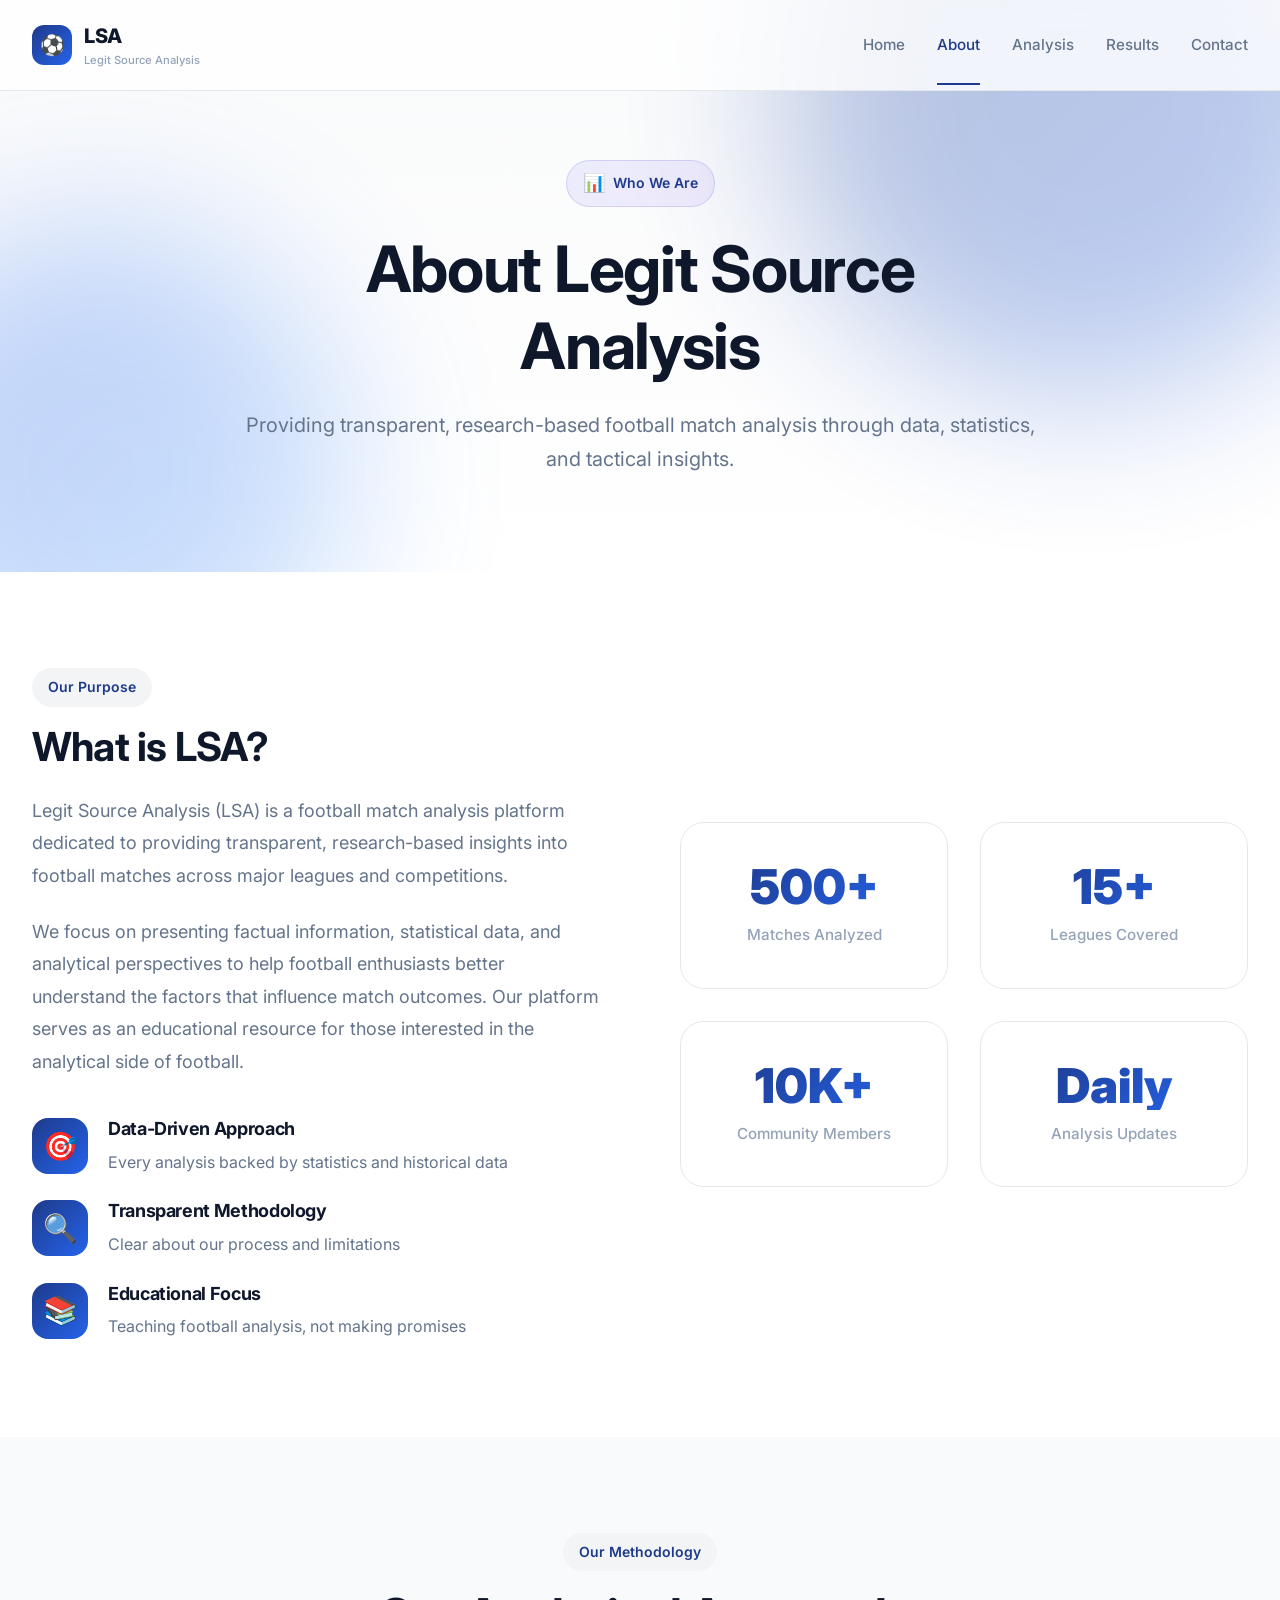
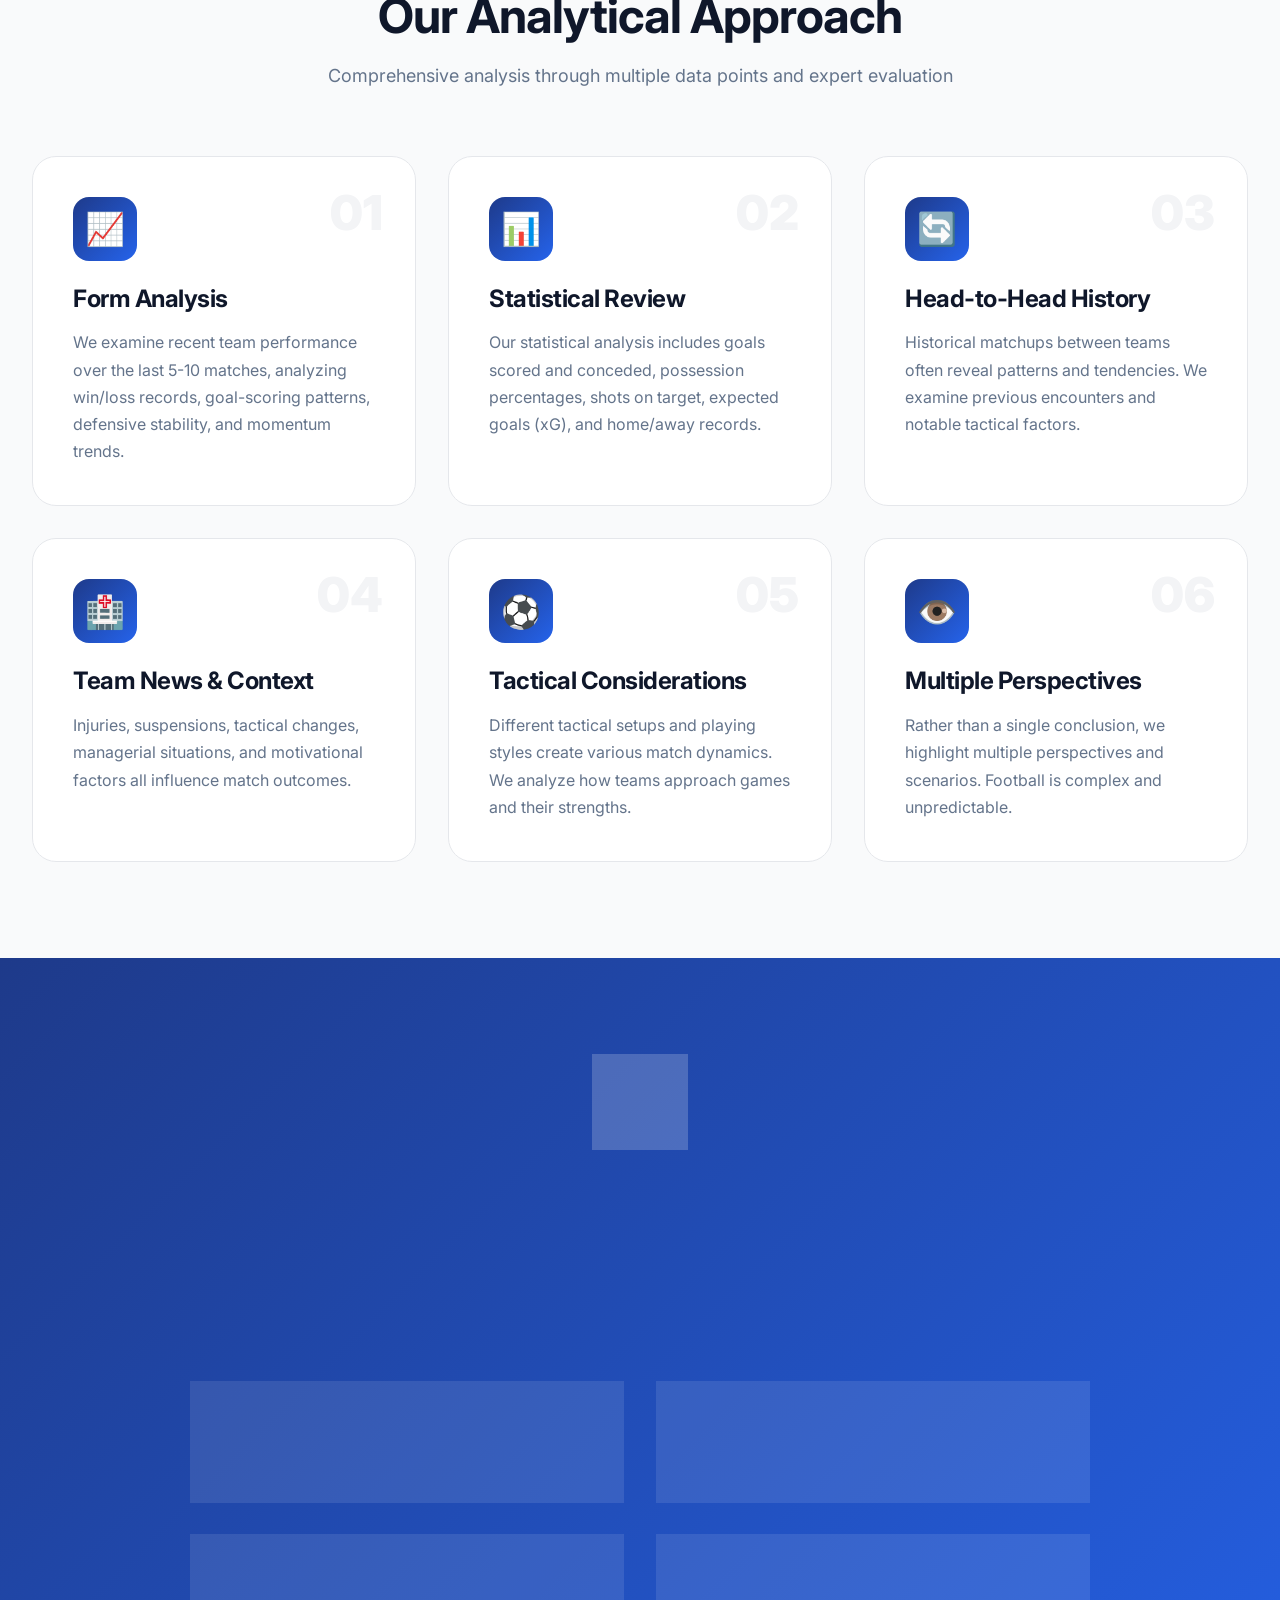
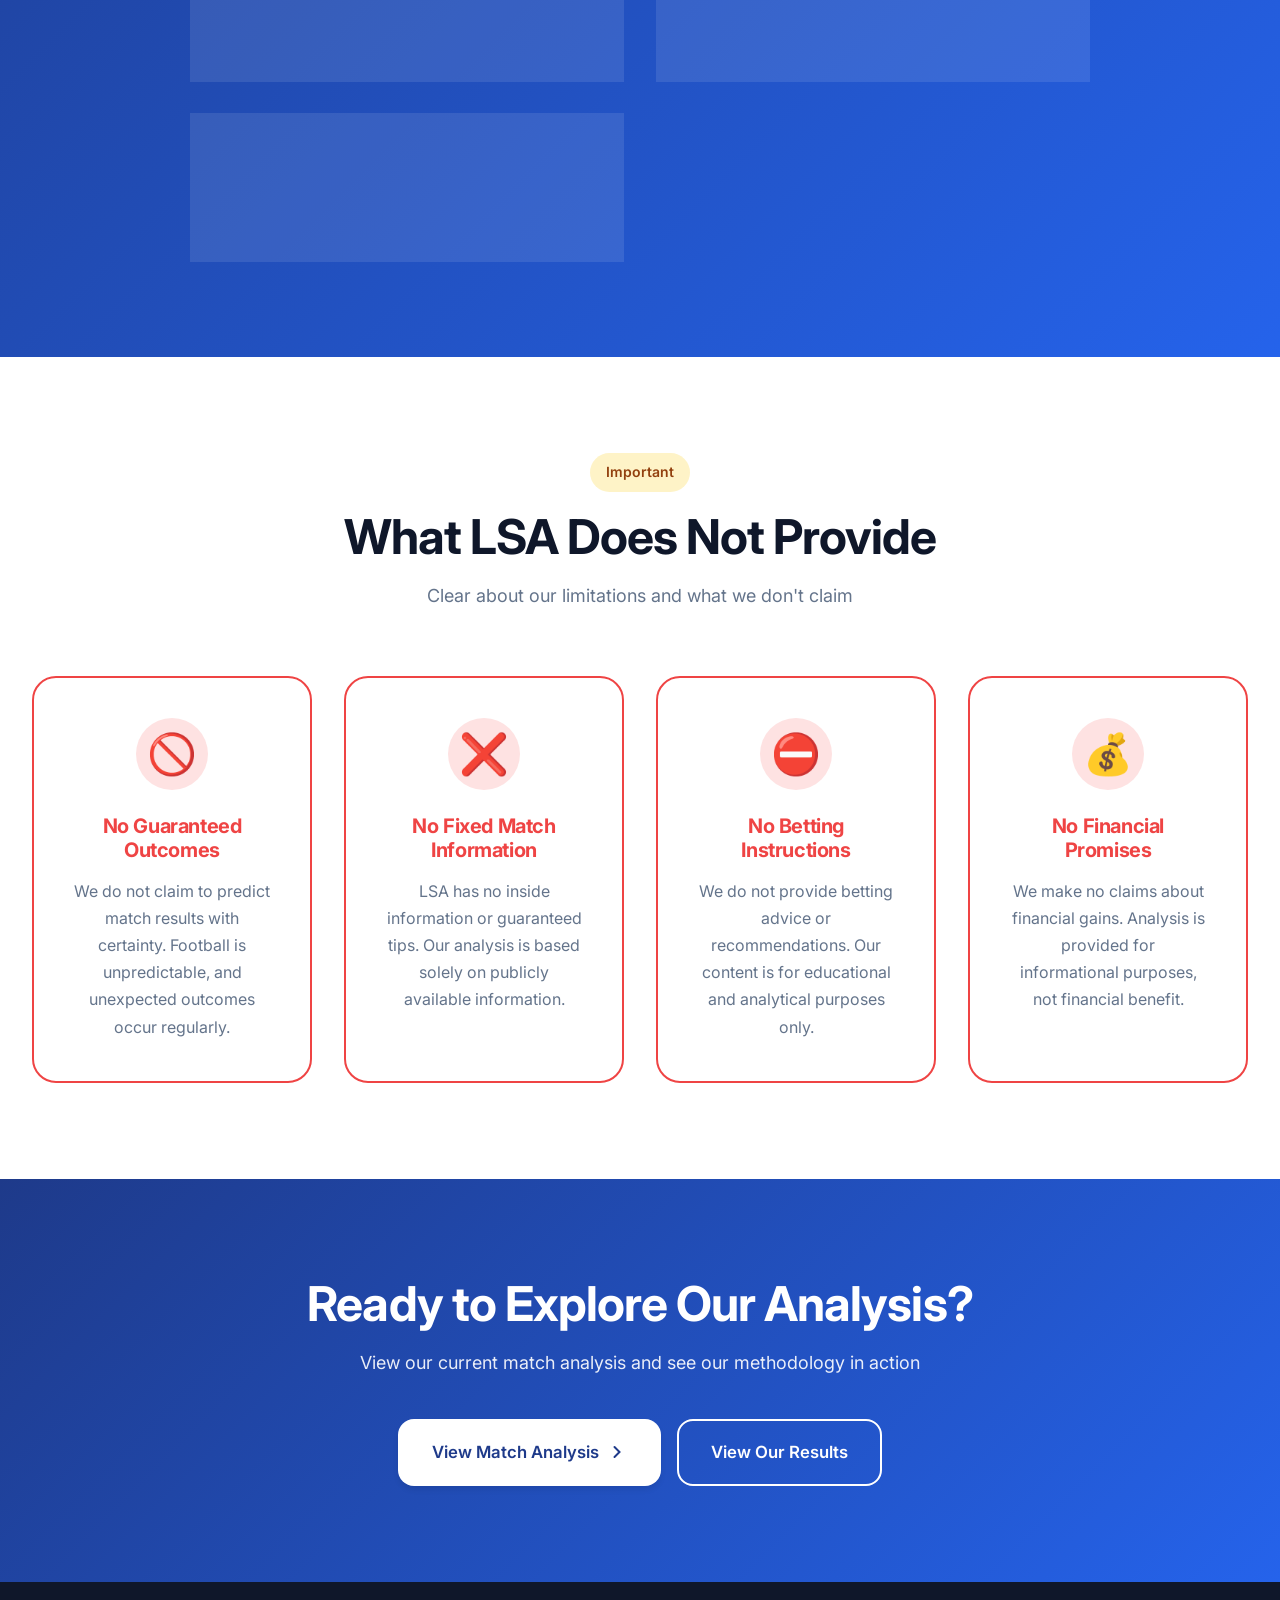
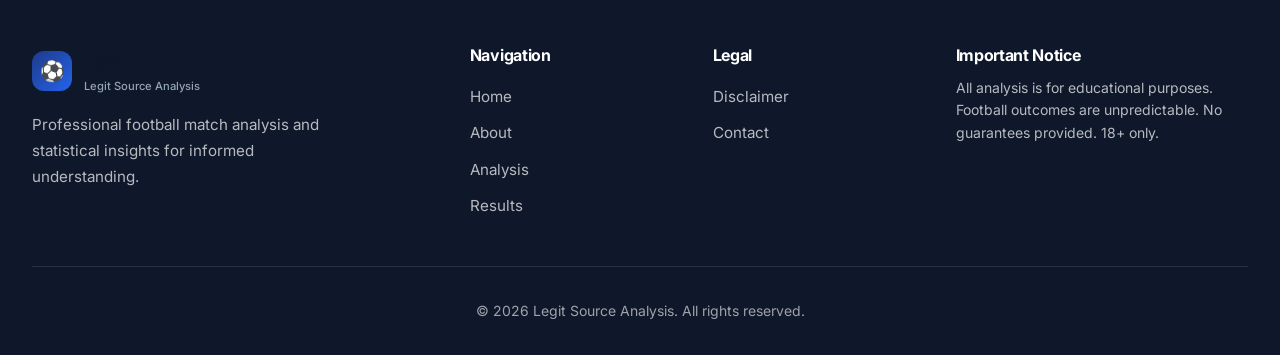
<file: about.html>
<!DOCTYPE html>
<html lang="en">
<head>
    <meta charset="UTF-8">
    <meta name="viewport" content="width=device-width, initial-scale=1.0">
    <meta name="description" content="Learn about LSA's analytical approach to football match analysis and our commitment to transparent, data-driven insights.">
    <title>About LSA | Legit Source Analysis</title>
    <link rel="stylesheet" href="css/style.css">
    <link rel="preconnect" href="https://fonts.googleapis.com">
    <link rel="preconnect" href="https://fonts.gstatic.com" crossorigin>
    <link href="https://fonts.googleapis.com/css2?family=Inter:wght@300;400;500;600;700;800;900&display=swap" rel="stylesheet">
</head>
<body>
    <!-- Navigation -->
    <nav class="premium-nav" id="mainNav">
        <div class="container">
            <div class="nav-wrapper">
                <div class="logo-brand">
                    <div class="logo-icon">⚽</div>
                    <div class="logo-text">
                        <span class="logo-main">LSA</span>
                        <span class="logo-sub">Legit Source Analysis</span>
                    </div>
                </div>
                
                <div class="nav-links">
                    <a href="index.html" class="nav-link">Home</a>
                    <a href="about.html" class="nav-link active">About</a>
                    <a href="analysis.html" class="nav-link">Analysis</a>
                    <a href="results.html" class="nav-link">Results</a>
                    <a href="contact.html" class="nav-link">Contact</a>
                </div>
                
                <button class="mobile-toggle" aria-label="Toggle menu">
                    <span></span>
                    <span></span>
                    <span></span>
                </button>
            </div>
        </div>
    </nav>

    <!-- Page Header -->
    <section class="page-hero about-hero">
        <div class="hero-background">
            <div class="gradient-orb orb-1"></div>
            <div class="gradient-orb orb-2"></div>
        </div>
        <div class="container">
            <div class="page-hero-content fade-in-up">
                <div class="hero-badge">
                    <span class="badge-icon">📊</span>
                    <span>Who We Are</span>
                </div>
                <h1>About Legit Source Analysis</h1>
                <p>Providing transparent, research-based football match analysis through data, statistics, and tactical insights.</p>
            </div>
        </div>
    </section>

    <!-- What is LSA Section -->
    <section class="what-is-section">
        <div class="container">
            <div class="content-grid">
                <div class="content-text fade-in-up">
                    <div class="section-badge">Our Purpose</div>
                    <h2>What is LSA?</h2>
                    <p>
                        Legit Source Analysis (LSA) is a football match analysis platform dedicated to providing 
                        transparent, research-based insights into football matches across major leagues and competitions.
                    </p>
                    <p>
                        We focus on presenting factual information, statistical data, and analytical perspectives to 
                        help football enthusiasts better understand the factors that influence match outcomes. Our platform 
                        serves as an educational resource for those interested in the analytical side of football.
                    </p>
                    <div class="value-points">
                        <div class="value-point">
                            <div class="point-icon">🎯</div>
                            <div class="point-content">
                                <h4>Data-Driven Approach</h4>
                                <p>Every analysis backed by statistics and historical data</p>
                            </div>
                        </div>
                        <div class="value-point">
                            <div class="point-icon">🔍</div>
                            <div class="point-content">
                                <h4>Transparent Methodology</h4>
                                <p>Clear about our process and limitations</p>
                            </div>
                        </div>
                        <div class="value-point">
                            <div class="point-icon">📚</div>
                            <div class="point-content">
                                <h4>Educational Focus</h4>
                                <p>Teaching football analysis, not making promises</p>
                            </div>
                        </div>
                    </div>
                </div>
                <div class="content-visual fade-in-right">
                    <div class="stats-showcase">
                        <div class="showcase-item">
                            <div class="showcase-number">500+</div>
                            <div class="showcase-label">Matches Analyzed</div>
                        </div>
                        <div class="showcase-item">
                            <div class="showcase-number">15+</div>
                            <div class="showcase-label">Leagues Covered</div>
                        </div>
                        <div class="showcase-item">
                            <div class="showcase-number">10K+</div>
                            <div class="showcase-label">Community Members</div>
                        </div>
                        <div class="showcase-item">
                            <div class="showcase-number">Daily</div>
                            <div class="showcase-label">Analysis Updates</div>
                        </div>
                    </div>
                </div>
            </div>
        </div>
    </section>

    <!-- Our Approach Section -->
    <section class="approach-section">
        <div class="container">
            <div class="section-header fade-in">
                <div class="section-badge">Our Methodology</div>
                <h2 class="section-title">Our Analytical Approach</h2>
                <p class="section-subtitle">
                    Comprehensive analysis through multiple data points and expert evaluation
                </p>
            </div>

            <div class="approach-grid">
                <div class="approach-card fade-in-up" style="animation-delay: 0.1s">
                    <div class="approach-number">01</div>
                    <div class="approach-icon">📈</div>
                    <h3>Form Analysis</h3>
                    <p>
                        We examine recent team performance over the last 5-10 matches, analyzing win/loss 
                        records, goal-scoring patterns, defensive stability, and momentum trends.
                    </p>
                </div>

                <div class="approach-card fade-in-up" style="animation-delay: 0.2s">
                    <div class="approach-number">02</div>
                    <div class="approach-icon">📊</div>
                    <h3>Statistical Review</h3>
                    <p>
                        Our statistical analysis includes goals scored and conceded, possession percentages, 
                        shots on target, expected goals (xG), and home/away records.
                    </p>
                </div>

                <div class="approach-card fade-in-up" style="animation-delay: 0.3s">
                    <div class="approach-number">03</div>
                    <div class="approach-icon">🔄</div>
                    <h3>Head-to-Head History</h3>
                    <p>
                        Historical matchups between teams often reveal patterns and tendencies. We examine 
                        previous encounters and notable tactical factors.
                    </p>
                </div>

                <div class="approach-card fade-in-up" style="animation-delay: 0.4s">
                    <div class="approach-number">04</div>
                    <div class="approach-icon">🏥</div>
                    <h3>Team News & Context</h3>
                    <p>
                        Injuries, suspensions, tactical changes, managerial situations, and motivational 
                        factors all influence match outcomes.
                    </p>
                </div>

                <div class="approach-card fade-in-up" style="animation-delay: 0.5s">
                    <div class="approach-number">05</div>
                    <div class="approach-icon">⚽</div>
                    <h3>Tactical Considerations</h3>
                    <p>
                        Different tactical setups and playing styles create various match dynamics. We analyze 
                        how teams approach games and their strengths.
                    </p>
                </div>

                <div class="approach-card fade-in-up" style="animation-delay: 0.6s">
                    <div class="approach-number">06</div>
                    <div class="approach-icon">👁️</div>
                    <h3>Multiple Perspectives</h3>
                    <p>
                        Rather than a single conclusion, we highlight multiple perspectives and scenarios. 
                        Football is complex and unpredictable.
                    </p>
                </div>
            </div>
        </div>
    </section>

    <!-- Mission Section -->
    <section class="mission-section">
        <div class="container">
            <div class="mission-content fade-in-up">
                <div class="mission-icon">🎯</div>
                <h2>Our Mission</h2>
                <p class="mission-statement">
                    Our mission is to elevate football analysis by providing honest, transparent, and 
                    data-driven insights that respect the inherent unpredictability of the sport.
                </p>
                <div class="mission-values">
                    <div class="mission-value">
                        <svg width="32" height="32" viewBox="0 0 32 32" fill="none">
                            <circle cx="16" cy="16" r="14" stroke="currentColor" stroke-width="2"/>
                            <path d="M10 16l5 5 9-9" stroke="currentColor" stroke-width="2" stroke-linecap="round"/>
                        </svg>
                        <div class="value-text">
                            <h4>Transparency</h4>
                            <p>Clear about methodology and limitations</p>
                        </div>
                    </div>
                    <div class="mission-value">
                        <svg width="32" height="32" viewBox="0 0 32 32" fill="none">
                            <circle cx="16" cy="16" r="14" stroke="currentColor" stroke-width="2"/>
                            <path d="M10 16l5 5 9-9" stroke="currentColor" stroke-width="2" stroke-linecap="round"/>
                        </svg>
                        <div class="value-text">
                            <h4>Education</h4>
                            <p>Teaching analysis, not making guarantees</p>
                        </div>
                    </div>
                    <div class="mission-value">
                        <svg width="32" height="32" viewBox="0 0 32 32" fill="none">
                            <circle cx="16" cy="16" r="14" stroke="currentColor" stroke-width="2"/>
                            <path d="M10 16l5 5 9-9" stroke="currentColor" stroke-width="2" stroke-linecap="round"/>
                        </svg>
                        <div class="value-text">
                            <h4>Honesty</h4>
                            <p>Tracking both successful and unsuccessful assessments</p>
                        </div>
                    </div>
                    <div class="mission-value">
                        <svg width="32" height="32" viewBox="0 0 32 32" fill="none">
                            <circle cx="16" cy="16" r="14" stroke="currentColor" stroke-width="2"/>
                            <path d="M10 16l5 5 9-9" stroke="currentColor" stroke-width="2" stroke-linecap="round"/>
                        </svg>
                        <div class="value-text">
                            <h4>Responsibility</h4>
                            <p>Acknowledging football's unpredictability</p>
                        </div>
                    </div>
                    <div class="mission-value">
                        <svg width="32" height="32" viewBox="0 0 32 32" fill="none">
                            <circle cx="16" cy="16" r="14" stroke="currentColor" stroke-width="2"/>
                            <path d="M10 16l5 5 9-9" stroke="currentColor" stroke-width="2" stroke-linecap="round"/>
                        </svg>
                        <div class="value-text">
                            <h4>Quality</h4>
                            <p>Thorough research and well-reasoned analysis</p>
                        </div>
                    </div>
                </div>
            </div>
        </div>
    </section>

    <!-- What We Don't Do Section -->
    <section class="dont-do-section">
        <div class="container">
            <div class="section-header fade-in">
                <div class="section-badge warning">Important</div>
                <h2 class="section-title">What LSA Does Not Provide</h2>
                <p class="section-subtitle">
                    Clear about our limitations and what we don't claim
                </p>
            </div>

            <div class="dont-do-grid">
                <div class="dont-card fade-in-up">
                    <div class="dont-icon">🚫</div>
                    <h3>No Guaranteed Outcomes</h3>
                    <p>
                        We do not claim to predict match results with certainty. Football is unpredictable, 
                        and unexpected outcomes occur regularly.
                    </p>
                </div>

                <div class="dont-card fade-in-up" style="animation-delay: 0.1s">
                    <div class="dont-icon">❌</div>
                    <h3>No Fixed Match Information</h3>
                    <p>
                        LSA has no inside information or guaranteed tips. Our analysis is based solely on 
                        publicly available information.
                    </p>
                </div>

                <div class="dont-card fade-in-up" style="animation-delay: 0.2s">
                    <div class="dont-icon">⛔</div>
                    <h3>No Betting Instructions</h3>
                    <p>
                        We do not provide betting advice or recommendations. Our content is for educational 
                        and analytical purposes only.
                    </p>
                </div>

                <div class="dont-card fade-in-up" style="animation-delay: 0.3s">
                    <div class="dont-icon">💰</div>
                    <h3>No Financial Promises</h3>
                    <p>
                        We make no claims about financial gains. Analysis is provided for informational 
                        purposes, not financial benefit.
                    </p>
                </div>
            </div>
        </div>
    </section>

    <!-- CTA Section -->
    <section class="cta-premium">
        <div class="container">
            <div class="cta-content fade-in">
                <h2 class="cta-title">Ready to Explore Our Analysis?</h2>
                <p class="cta-description">
                    View our current match analysis and see our methodology in action
                </p>
                <div class="cta-buttons">
                    <a href="analysis.html" class="btn-premium primary large">
                        <span>View Match Analysis</span>
                        <svg width="20" height="20" viewBox="0 0 20 20" fill="none">
                            <path d="M7.5 15L12.5 10L7.5 5" stroke="currentColor" stroke-width="2" stroke-linecap="round"/>
                        </svg>
                    </a>
                    <a href="results.html" class="btn-premium secondary large">
                        <span>View Our Results</span>
                    </a>
                </div>
            </div>
        </div>
    </section>

    <!-- Footer -->
    <footer class="premium-footer">
        <div class="container">
            <div class="footer-grid">
                <div class="footer-brand">
                    <div class="footer-logo">
                        <div class="logo-icon">⚽</div>
                        <div class="logo-text">
                            <span class="logo-main">LSA</span>
                            <span class="logo-sub">Legit Source Analysis</span>
                        </div>
                    </div>
                    <p class="footer-tagline">
                        Professional football match analysis and statistical insights for informed understanding.
                    </p>
                </div>
                
                <div class="footer-links">
                    <h4>Navigation</h4>
                    <a href="index.html">Home</a>
                    <a href="about.html">About</a>
                    <a href="analysis.html">Analysis</a>
                    <a href="results.html">Results</a>
                </div>
                
                <div class="footer-links">
                    <h4>Legal</h4>
                    <a href="disclaimer.html">Disclaimer</a>
                    <a href="contact.html">Contact</a>
                </div>
                
                <div class="footer-notice">
                    <h4>Important Notice</h4>
                    <p>All analysis is for educational purposes. Football outcomes are unpredictable. No guarantees provided. 18+ only.</p>
                </div>
            </div>
            
            <div class="footer-bottom">
                <p>&copy; 2026 Legit Source Analysis. All rights reserved.</p>
            </div>
        </div>
    </footer>

    <script src="js/premium.js"></script>
</body>
</html>
</file>
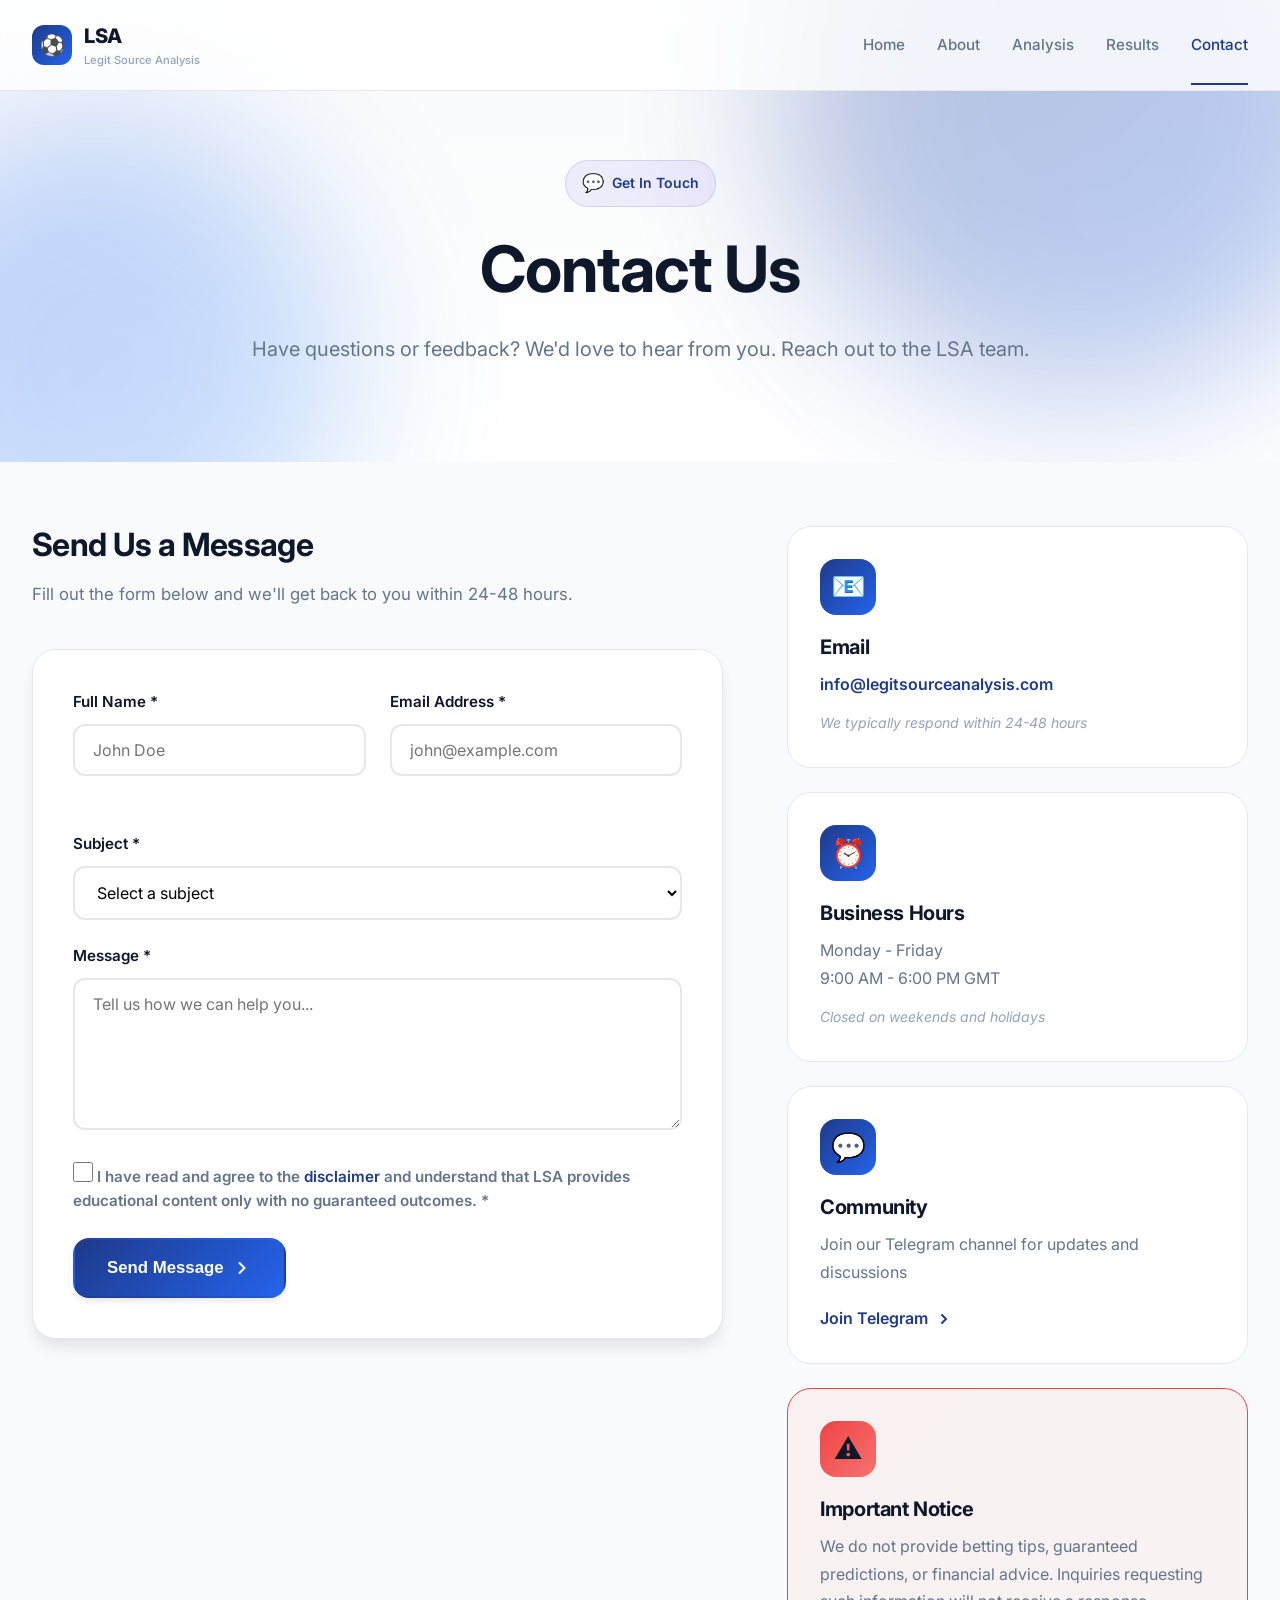
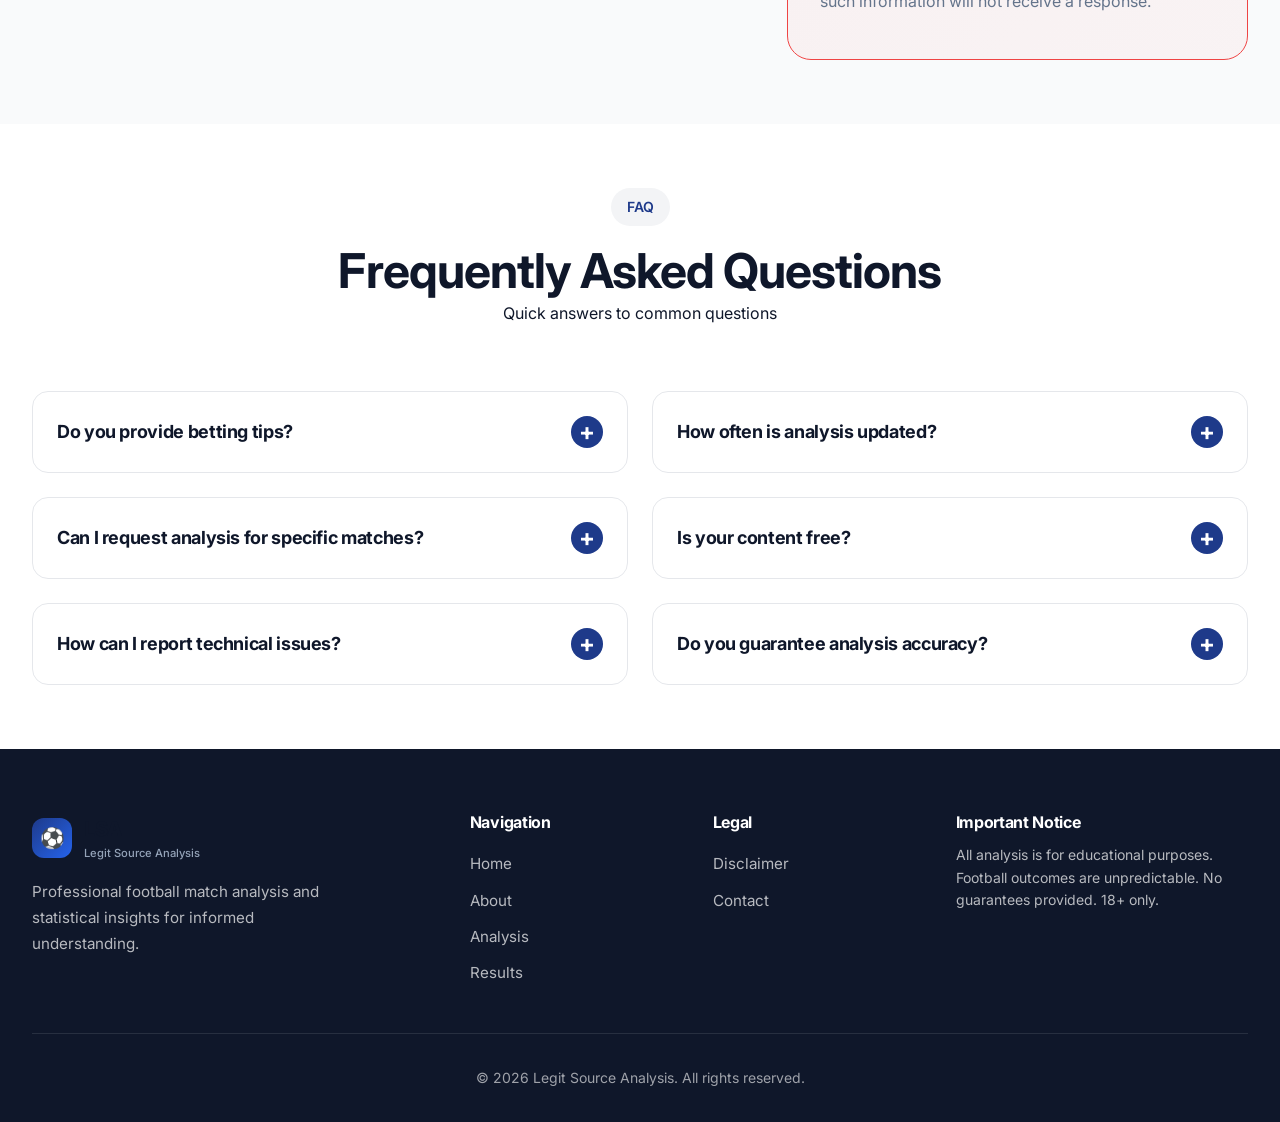
<file: contact.html>
<!DOCTYPE html>
<html lang="en">
<head>
    <meta charset="UTF-8">
    <meta name="viewport" content="width=device-width, initial-scale=1.0">
    <meta name="description" content="Contact Legit Source Analysis for inquiries, feedback, or questions about our football match analysis services.">
    <title>Contact Us | Legit Source Analysis</title>
    <link rel="stylesheet" href="css/style.css">
    <link rel="preconnect" href="https://fonts.googleapis.com">
    <link rel="preconnect" href="https://fonts.gstatic.com" crossorigin>
    <link href="https://fonts.googleapis.com/css2?family=Inter:wght@300;400;500;600;700;800;900&display=swap" rel="stylesheet">
</head>
<body>
    <!-- Navigation -->
    <nav class="premium-nav" id="mainNav">
        <div class="container">
            <div class="nav-wrapper">
                <div class="logo-brand">
                    <div class="logo-icon">⚽</div>
                    <div class="logo-text">
                        <span class="logo-main">LSA</span>
                        <span class="logo-sub">Legit Source Analysis</span>
                    </div>
                </div>
                
                <div class="nav-links">
                    <a href="index.html" class="nav-link">Home</a>
                    <a href="about.html" class="nav-link">About</a>
                    <a href="analysis.html" class="nav-link">Analysis</a>
                    <a href="results.html" class="nav-link">Results</a>
                    <a href="contact.html" class="nav-link active">Contact</a>
                </div>
                
                <button class="mobile-toggle" aria-label="Toggle menu">
                    <span></span>
                    <span></span>
                    <span></span>
                </button>
            </div>
        </div>
    </nav>

    <!-- Page Header -->
    <section class="page-hero contact-hero">
        <div class="hero-background">
            <div class="gradient-orb orb-1"></div>
            <div class="gradient-orb orb-2"></div>
        </div>
        <div class="container">
            <div class="page-hero-content fade-in-up">
                <div class="hero-badge">
                    <span class="badge-icon">💬</span>
                    <span>Get In Touch</span>
                </div>
                <h1>Contact Us</h1>
                <p>Have questions or feedback? We'd love to hear from you. Reach out to the LSA team.</p>
            </div>
        </div>
    </section>

    <!-- Contact Section -->
    <section class="contact-section">
        <div class="container">
            <div class="contact-grid">
                
                <!-- Contact Form -->
                <div class="contact-form-area fade-in-up">
                    <h2>Send Us a Message</h2>
                    <p class="form-intro">
                        Fill out the form below and we'll get back to you within 24-48 hours.
                    </p>

                    <form id="contactForm" class="premium-form">
                        <div class="form-row">
                            <div class="form-group">
                                <label for="name">Full Name *</label>
                                <input 
                                    type="text" 
                                    id="name" 
                                    name="name" 
                                    required 
                                    placeholder="John Doe"
                                    class="form-input"
                                >
                                <span class="form-error" id="nameError"></span>
                            </div>

                            <div class="form-group">
                                <label for="email">Email Address *</label>
                                <input 
                                    type="email" 
                                    id="email" 
                                    name="email" 
                                    required 
                                    placeholder="john@example.com"
                                    class="form-input"
                                >
                                <span class="form-error" id="emailError"></span>
                            </div>
                        </div>

                        <div class="form-group">
                            <label for="subject">Subject *</label>
                            <select id="subject" name="subject" required class="form-select">
                                <option value="">Select a subject</option>
                                <option value="general">General Inquiry</option>
                                <option value="analysis">Analysis Question</option>
                                <option value="feedback">Feedback</option>
                                <option value="technical">Technical Support</option>
                                <option value="partnership">Partnership</option>
                                <option value="other">Other</option>
                            </select>
                            <span class="form-error" id="subjectError"></span>
                        </div>

                        <div class="form-group">
                            <label for="message">Message *</label>
                            <textarea 
                                id="message" 
                                name="message" 
                                rows="6" 
                                required 
                                placeholder="Tell us how we can help you..."
                                class="form-textarea"
                            ></textarea>
                            <span class="form-error" id="messageError"></span>
                        </div>

                        <div class="form-group">
                            <label class="checkbox-container">
                                <input 
                                    type="checkbox" 
                                    id="consent" 
                                    name="consent" 
                                    required
                                    class="form-checkbox"
                                >
                                <span class="checkmark"></span>
                                <span class="checkbox-text">
                                    I have read and agree to the <a href="disclaimer.html">disclaimer</a> and understand 
                                    that LSA provides educational content only with no guaranteed outcomes. *
                                </span>
                            </label>
                            <span class="form-error" id="consentError"></span>
                        </div>

                        <button type="submit" class="btn-premium primary large">
                            <span>Send Message</span>
                            <svg width="20" height="20" viewBox="0 0 20 20" fill="none">
                                <path d="M7.5 15L12.5 10L7.5 5" stroke="currentColor" stroke-width="2" stroke-linecap="round"/>
                            </svg>
                        </button>
                        
                        <div class="form-message" id="formMessage"></div>
                    </form>
                </div>

                <!-- Contact Info -->
                <div class="contact-info-area fade-in-up" style="animation-delay: 0.2s">
                    <div class="info-card">
                        <div class="info-icon">📧</div>
                        <h3>Email</h3>
                        <p><a href="mailto:info@legitsourceanalysis.com">info@legitsourceanalysis.com</a></p>
                        <span class="info-note">We typically respond within 24-48 hours</span>
                    </div>

                    <div class="info-card">
                        <div class="info-icon">⏰</div>
                        <h3>Business Hours</h3>
                        <p>Monday - Friday<br>9:00 AM - 6:00 PM GMT</p>
                        <span class="info-note">Closed on weekends and holidays</span>
                    </div>

                    <div class="info-card">
                        <div class="info-icon">💬</div>
                        <h3>Community</h3>
                        <p>Join our Telegram channel for updates and discussions</p>
                        <a href="#" class="info-link">
                            <span>Join Telegram</span>
                            <svg width="16" height="16" viewBox="0 0 16 16" fill="none">
                                <path d="M6 12L10 8L6 4" stroke="currentColor" stroke-width="2" stroke-linecap="round"/>
                            </svg>
                        </a>
                    </div>

                    <div class="info-card important">
                        <div class="info-icon">⚠️</div>
                        <h3>Important Notice</h3>
                        <p>
                            We do not provide betting tips, guaranteed predictions, or financial advice. 
                            Inquiries requesting such information will not receive a response.
                        </p>
                    </div>
                </div>

            </div>
        </div>
    </section>

    <!-- FAQ Section -->
    <section class="faq-section">
        <div class="container">
            <div class="section-header fade-in">
                <div class="section-badge">FAQ</div>
                <h2>Frequently Asked Questions</h2>
                <p>Quick answers to common questions</p>
            </div>

            <div class="faq-grid">
                <div class="faq-item fade-in-up">
                    <div class="faq-question">
                        <h4>Do you provide betting tips?</h4>
                        <span class="faq-toggle">+</span>
                    </div>
                    <div class="faq-answer">
                        <p>
                            No. LSA provides educational football analysis only. We do not offer betting tips, 
                            predictions, or gambling advice of any kind.
                        </p>
                    </div>
                </div>

                <div class="faq-item fade-in-up" style="animation-delay: 0.1s">
                    <div class="faq-question">
                        <h4>How often is analysis updated?</h4>
                        <span class="faq-toggle">+</span>
                    </div>
                    <div class="faq-answer">
                        <p>
                            We update our analysis regularly based on upcoming fixtures and available data. 
                            Check the Analysis page for the most current content.
                        </p>
                    </div>
                </div>

                <div class="faq-item fade-in-up" style="animation-delay: 0.2s">
                    <div class="faq-question">
                        <h4>Can I request analysis for specific matches?</h4>
                        <span class="faq-toggle">+</span>
                    </div>
                    <div class="faq-answer">
                        <p>
                            You can suggest matches through our contact form, but we cannot guarantee coverage 
                            of specific fixtures as our analysis schedule depends on various factors.
                        </p>
                    </div>
                </div>

                <div class="faq-item fade-in-up" style="animation-delay: 0.3s">
                    <div class="faq-question">
                        <h4>Is your content free?</h4>
                        <span class="faq-toggle">+</span>
                    </div>
                    <div class="faq-answer">
                        <p>
                            Yes, all LSA content is currently provided free of charge. We do not offer paid 
                            subscriptions or premium analysis services.
                        </p>
                    </div>
                </div>

                <div class="faq-item fade-in-up" style="animation-delay: 0.4s">
                    <div class="faq-question">
                        <h4>How can I report technical issues?</h4>
                        <span class="faq-toggle">+</span>
                    </div>
                    <div class="faq-answer">
                        <p>
                            Use the contact form above with "Technical Support" as the subject, or email us 
                            directly with details about the issue you're experiencing.
                        </p>
                    </div>
                </div>

                <div class="faq-item fade-in-up" style="animation-delay: 0.5s">
                    <div class="faq-question">
                        <h4>Do you guarantee analysis accuracy?</h4>
                        <span class="faq-toggle">+</span>
                    </div>
                    <div class="faq-answer">
                        <p>
                            No. Football is inherently unpredictable, and we make no guarantees about outcomes. 
                            Our analysis is for educational purposes and based on available data and statistics.
                        </p>
                    </div>
                </div>
            </div>
        </div>
    </section>

    <!-- Footer -->
    <footer class="premium-footer">
        <div class="container">
            <div class="footer-grid">
                <div class="footer-brand">
                    <div class="footer-logo">
                        <div class="logo-icon">⚽</div>
                        <div class="logo-text">
                            <span class="logo-main">LSA</span>
                            <span class="logo-sub">Legit Source Analysis</span>
                        </div>
                    </div>
                    <p class="footer-tagline">
                        Professional football match analysis and statistical insights for informed understanding.
                    </p>
                </div>
                
                <div class="footer-links">
                    <h4>Navigation</h4>
                    <a href="index.html">Home</a>
                    <a href="about.html">About</a>
                    <a href="analysis.html">Analysis</a>
                    <a href="results.html">Results</a>
                </div>
                
                <div class="footer-links">
                    <h4>Legal</h4>
                    <a href="disclaimer.html">Disclaimer</a>
                    <a href="contact.html">Contact</a>
                </div>
                
                <div class="footer-notice">
                    <h4>Important Notice</h4>
                    <p>All analysis is for educational purposes. Football outcomes are unpredictable. No guarantees provided. 18+ only.</p>
                </div>
            </div>
            
            <div class="footer-bottom">
                <p>&copy; 2026 Legit Source Analysis. All rights reserved.</p>
            </div>
        </div>
    </footer>

    <script src="js/premium.js"></script>
</body>
</html>
</file>
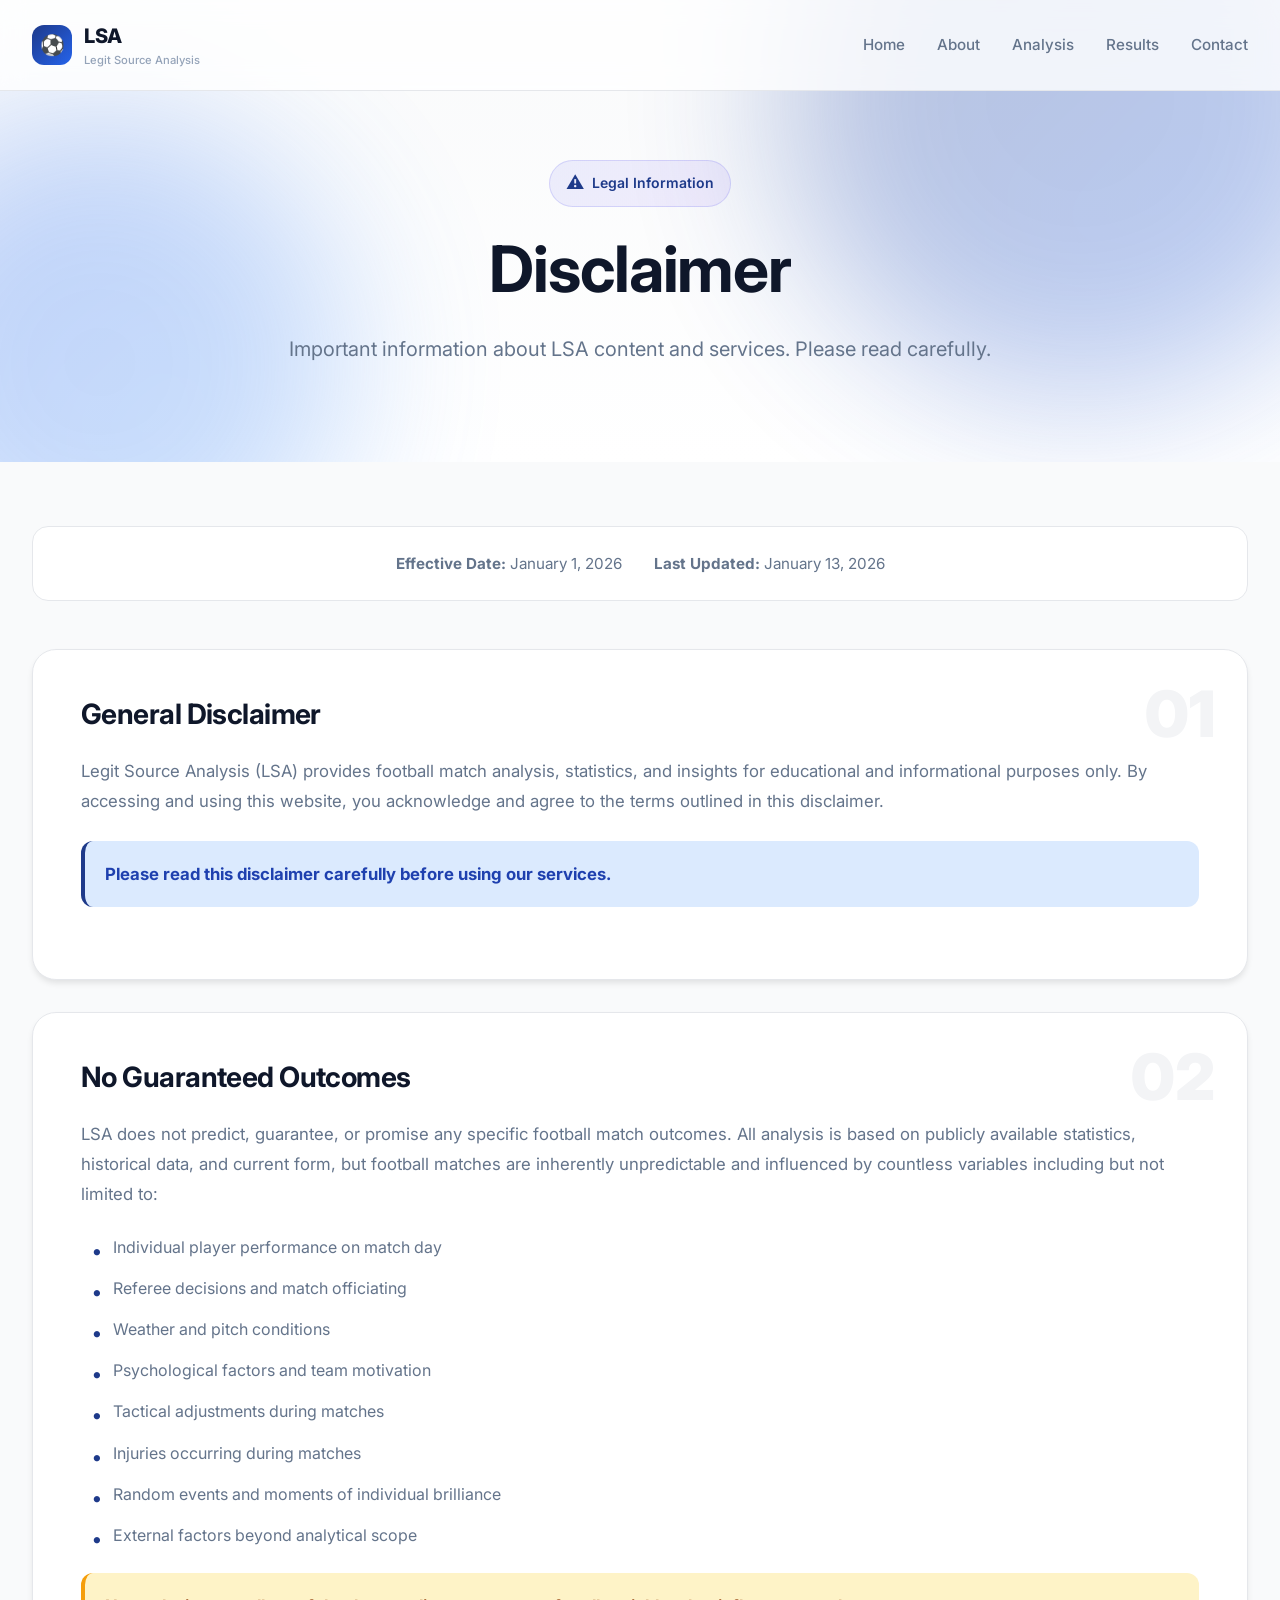
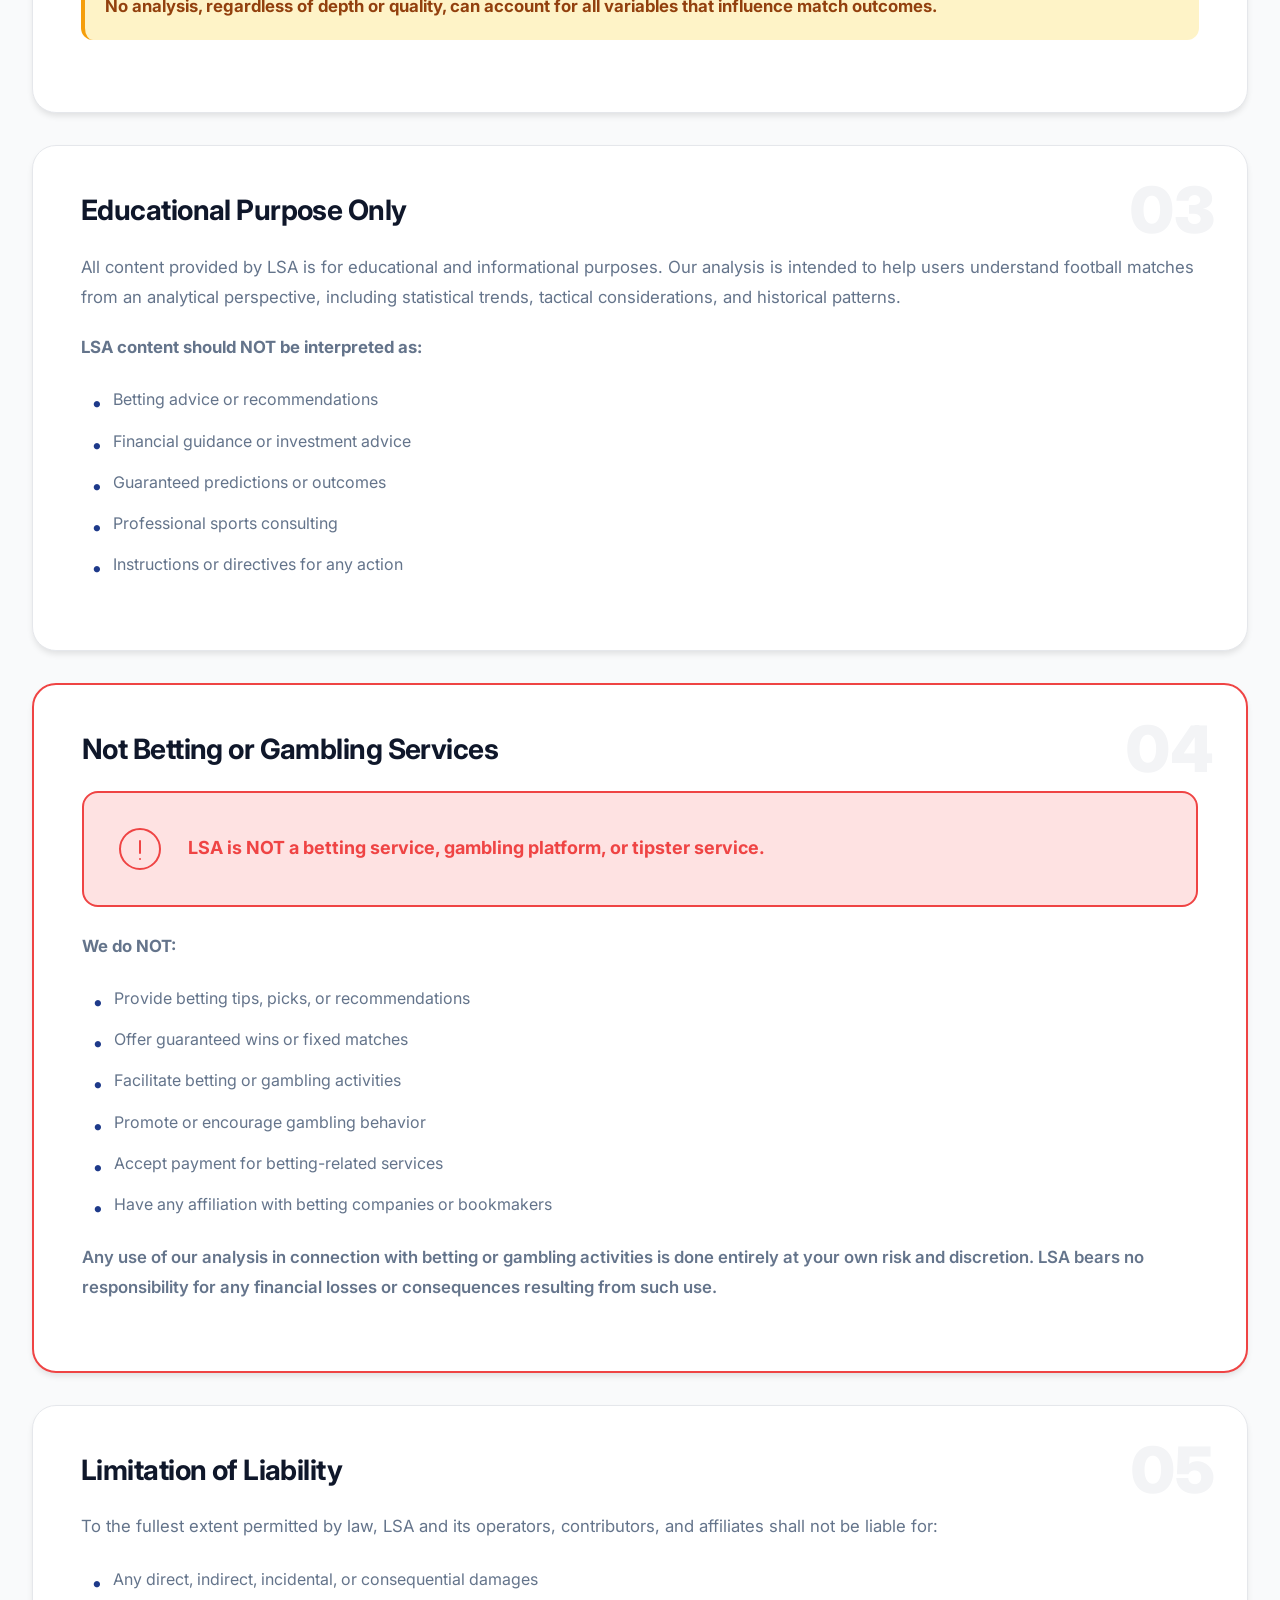
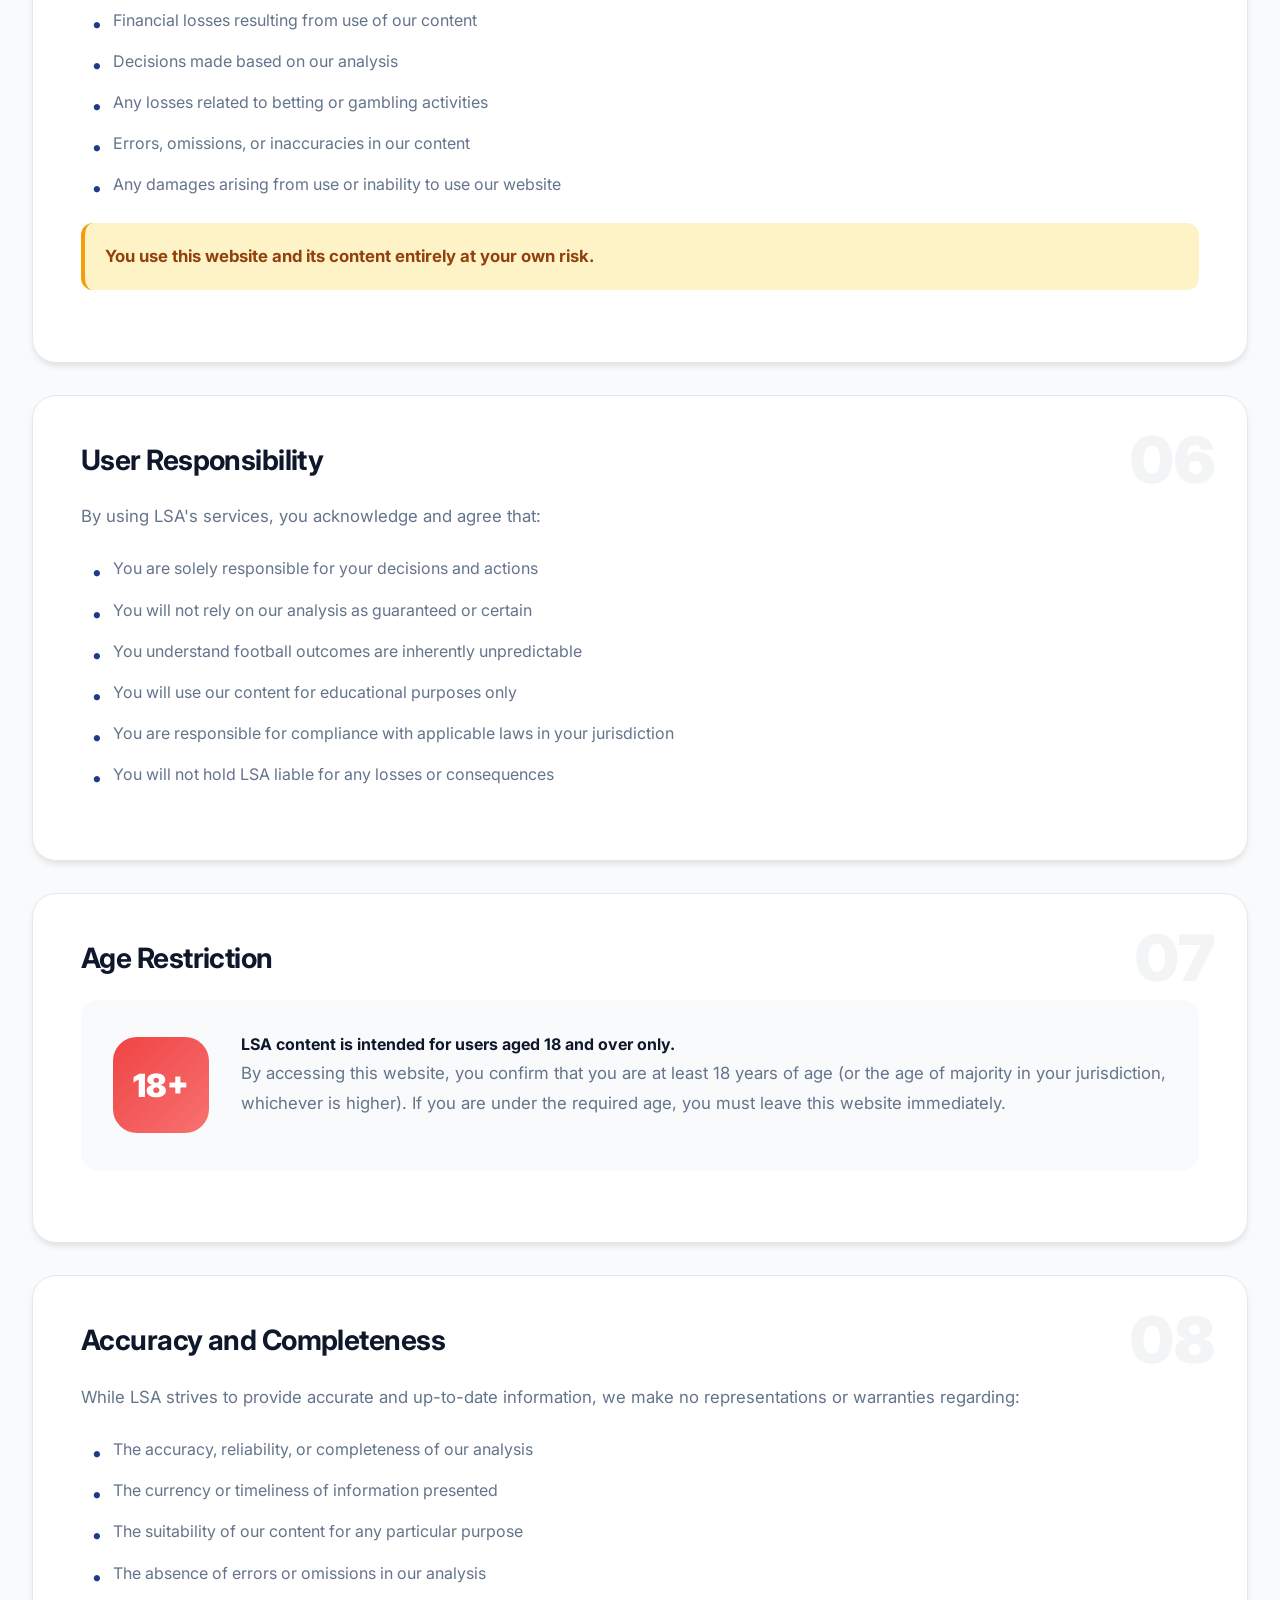
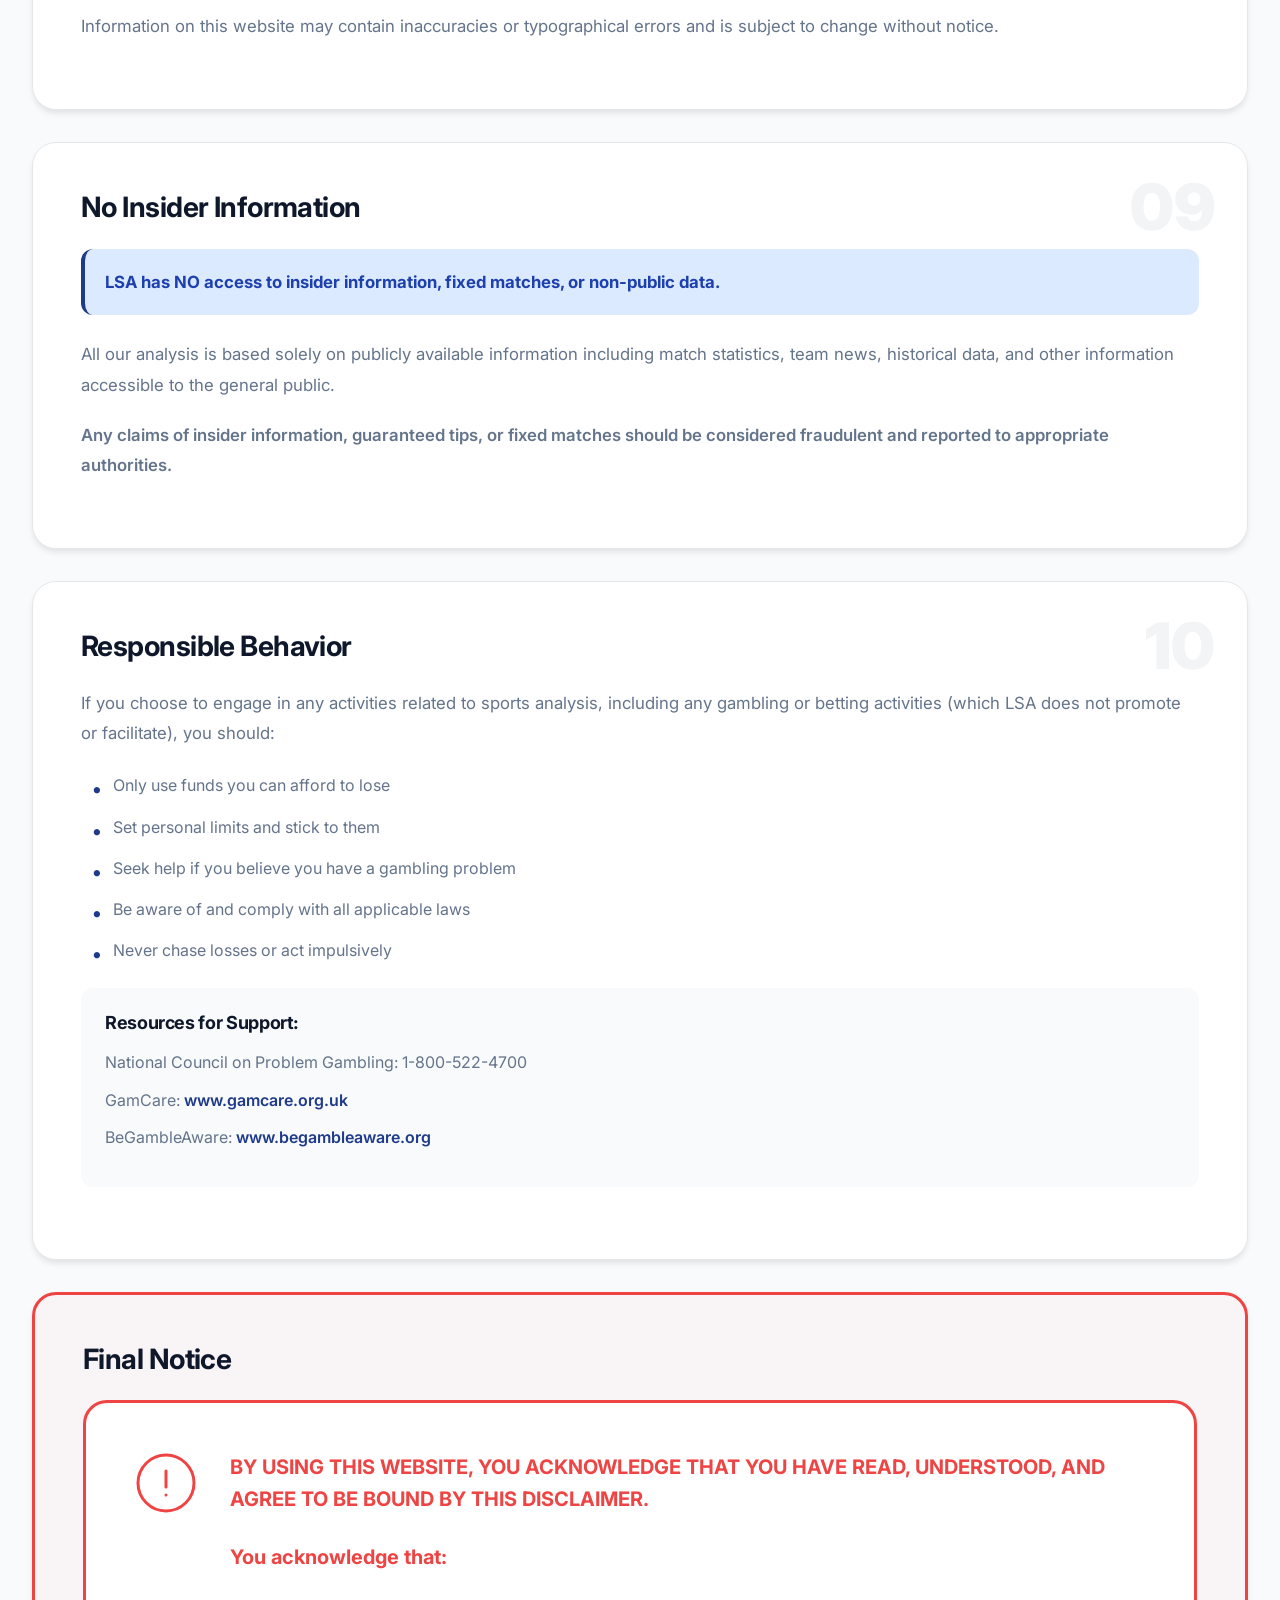
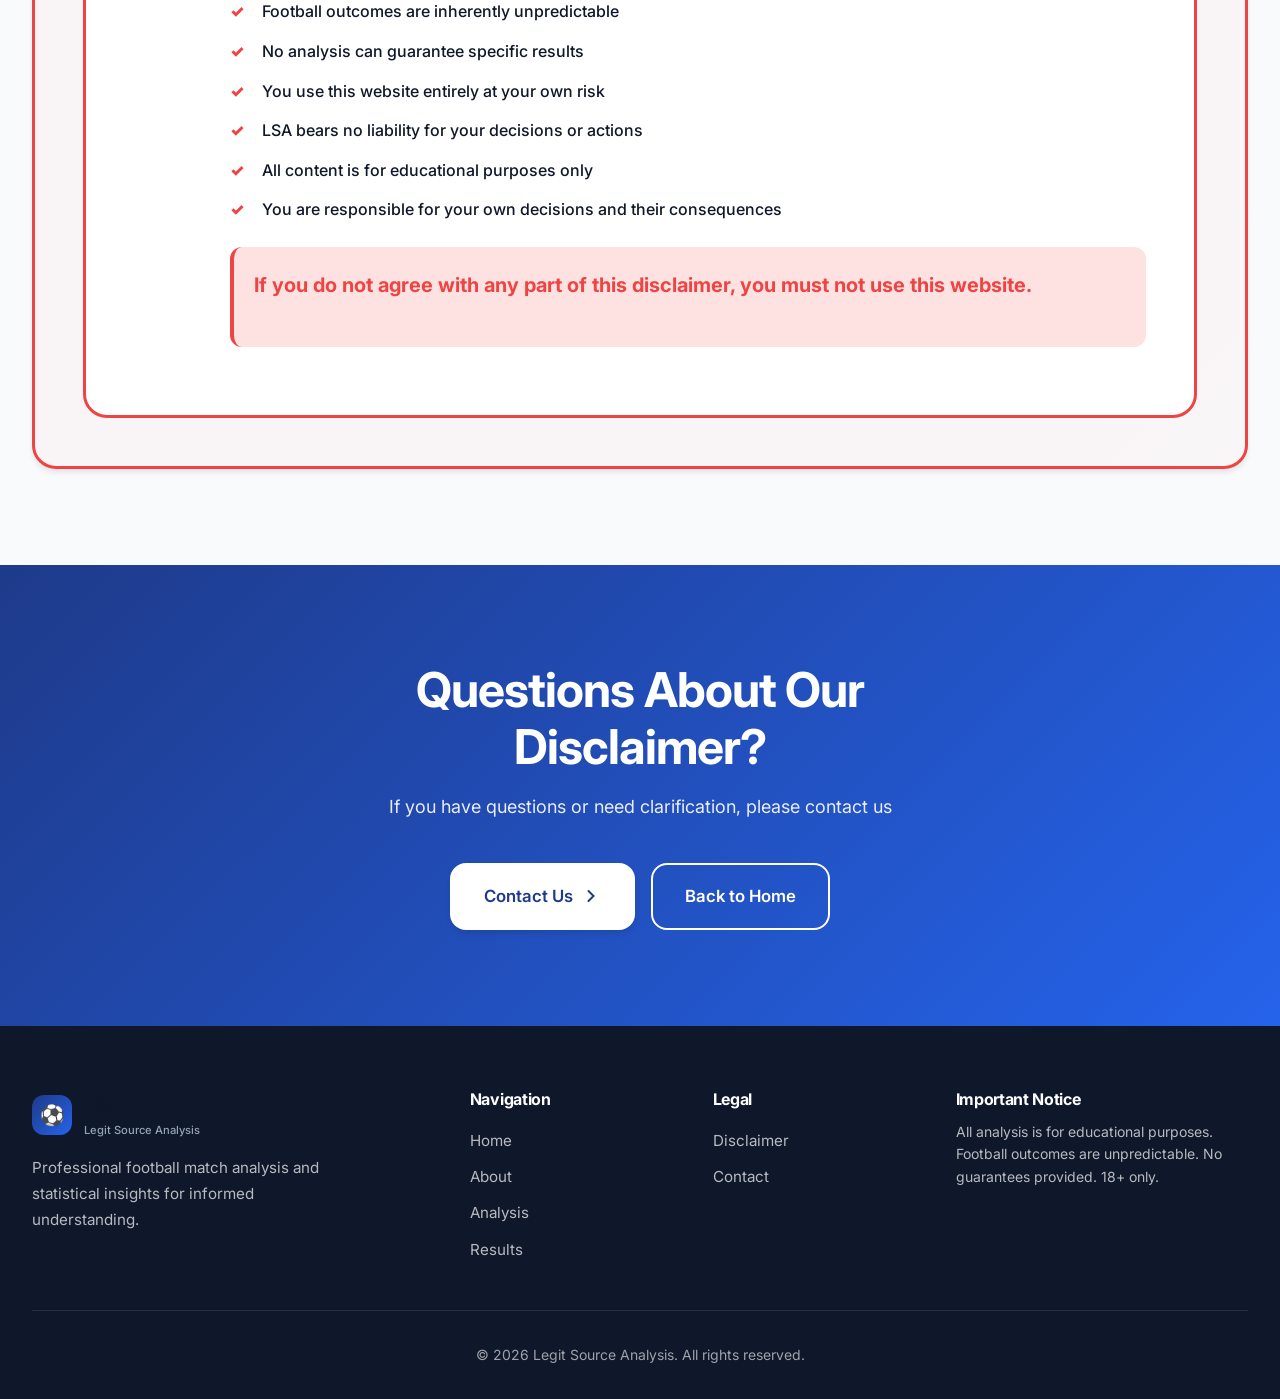
<file: disclaimer.html>
<!DOCTYPE html>
<html lang="en">
<head>
    <meta charset="UTF-8">
    <meta name="viewport" content="width=device-width, initial-scale=1.0">
    <meta name="description" content="Important disclaimer and terms for LSA football match analysis content.">
    <title>Disclaimer | Legit Source Analysis</title>
    <link rel="stylesheet" href="css/style.css">
    <link rel="preconnect" href="https://fonts.googleapis.com">
    <link rel="preconnect" href="https://fonts.gstatic.com" crossorigin>
    <link href="https://fonts.googleapis.com/css2?family=Inter:wght@300;400;500;600;700;800;900&display=swap" rel="stylesheet">
</head>
<body>
    <!-- Navigation -->
    <nav class="premium-nav" id="mainNav">
        <div class="container">
            <div class="nav-wrapper">
                <div class="logo-brand">
                    <div class="logo-icon">⚽</div>
                    <div class="logo-text">
                        <span class="logo-main">LSA</span>
                        <span class="logo-sub">Legit Source Analysis</span>
                    </div>
                </div>
                
                <div class="nav-links">
                    <a href="index.html" class="nav-link">Home</a>
                    <a href="about.html" class="nav-link">About</a>
                    <a href="analysis.html" class="nav-link">Analysis</a>
                    <a href="results.html" class="nav-link">Results</a>
                    <a href="contact.html" class="nav-link">Contact</a>
                </div>
                
                <button class="mobile-toggle" aria-label="Toggle menu">
                    <span></span>
                    <span></span>
                    <span></span>
                </button>
            </div>
        </div>
    </nav>

    <!-- Page Header -->
    <section class="page-hero disclaimer-hero">
        <div class="hero-background">
            <div class="gradient-orb orb-1"></div>
            <div class="gradient-orb orb-2"></div>
        </div>
        <div class="container">
            <div class="page-hero-content fade-in-up">
                <div class="hero-badge warning">
                    <span class="badge-icon">⚠️</span>
                    <span>Legal Information</span>
                </div>
                <h1>Disclaimer</h1>
                <p>Important information about LSA content and services. Please read carefully.</p>
            </div>
        </div>
    </section>

    <!-- Disclaimer Content -->
    <section class="disclaimer-content-section">
        <div class="container">
            
            <div class="disclaimer-meta fade-in">
                <p><strong>Effective Date:</strong> January 1, 2026</p>
                <p><strong>Last Updated:</strong> January 13, 2026</p>
            </div>

            <!-- General Disclaimer -->
            <article class="disclaimer-article fade-in-up">
                <div class="article-number">01</div>
                <h2>General Disclaimer</h2>
                <p>
                    Legit Source Analysis (LSA) provides football match analysis, statistics, and insights 
                    for educational and informational purposes only. By accessing and using this website, 
                    you acknowledge and agree to the terms outlined in this disclaimer.
                </p>
                <div class="highlight-box">
                    <strong>Please read this disclaimer carefully before using our services.</strong>
                </div>
            </article>

            <!-- No Guaranteed Outcomes -->
            <article class="disclaimer-article fade-in-up">
                <div class="article-number">02</div>
                <h2>No Guaranteed Outcomes</h2>
                <p>
                    LSA does not predict, guarantee, or promise any specific football match outcomes. 
                    All analysis is based on publicly available statistics, historical data, and current 
                    form, but football matches are inherently unpredictable and influenced by countless 
                    variables including but not limited to:
                </p>
                <ul class="disclaimer-list">
                    <li>Individual player performance on match day</li>
                    <li>Referee decisions and match officiating</li>
                    <li>Weather and pitch conditions</li>
                    <li>Psychological factors and team motivation</li>
                    <li>Tactical adjustments during matches</li>
                    <li>Injuries occurring during matches</li>
                    <li>Random events and moments of individual brilliance</li>
                    <li>External factors beyond analytical scope</li>
                </ul>
                <div class="warning-box">
                    <strong>No analysis, regardless of depth or quality, can account for all variables 
                    that influence match outcomes.</strong>
                </div>
            </article>

            <!-- Educational Purpose -->
            <article class="disclaimer-article fade-in-up">
                <div class="article-number">03</div>
                <h2>Educational Purpose Only</h2>
                <p>
                    All content provided by LSA is for educational and informational purposes. Our analysis 
                    is intended to help users understand football matches from an analytical perspective, 
                    including statistical trends, tactical considerations, and historical patterns.
                </p>
                <p><strong>LSA content should NOT be interpreted as:</strong></p>
                <ul class="disclaimer-list">
                    <li>Betting advice or recommendations</li>
                    <li>Financial guidance or investment advice</li>
                    <li>Guaranteed predictions or outcomes</li>
                    <li>Professional sports consulting</li>
                    <li>Instructions or directives for any action</li>
                </ul>
            </article>

            <!-- Not Betting Services -->
            <article class="disclaimer-article fade-in-up critical">
                <div class="article-number">04</div>
                <h2>Not Betting or Gambling Services</h2>
                <div class="critical-notice">
                    <svg width="48" height="48" viewBox="0 0 48 48" fill="none">
                        <circle cx="24" cy="24" r="20" stroke="currentColor" stroke-width="2"/>
                        <path d="M24 16v12M24 34h.01" stroke="currentColor" stroke-width="2" stroke-linecap="round"/>
                    </svg>
                    <div>
                        <strong>LSA is NOT a betting service, gambling platform, or tipster service.</strong>
                    </div>
                </div>
                <p><strong>We do NOT:</strong></p>
                <ul class="disclaimer-list">
                    <li>Provide betting tips, picks, or recommendations</li>
                    <li>Offer guaranteed wins or fixed matches</li>
                    <li>Facilitate betting or gambling activities</li>
                    <li>Promote or encourage gambling behavior</li>
                    <li>Accept payment for betting-related services</li>
                    <li>Have any affiliation with betting companies or bookmakers</li>
                </ul>
                <p class="emphasis-text">
                    Any use of our analysis in connection with betting or gambling activities is done 
                    entirely at your own risk and discretion. LSA bears no responsibility for any financial 
                    losses or consequences resulting from such use.
                </p>
            </article>

            <!-- Limitation of Liability -->
            <article class="disclaimer-article fade-in-up">
                <div class="article-number">05</div>
                <h2>Limitation of Liability</h2>
                <p>
                    To the fullest extent permitted by law, LSA and its operators, contributors, and 
                    affiliates shall not be liable for:
                </p>
                <ul class="disclaimer-list">
                    <li>Any direct, indirect, incidental, or consequential damages</li>
                    <li>Financial losses resulting from use of our content</li>
                    <li>Decisions made based on our analysis</li>
                    <li>Any losses related to betting or gambling activities</li>
                    <li>Errors, omissions, or inaccuracies in our content</li>
                    <li>Any damages arising from use or inability to use our website</li>
                </ul>
                <div class="warning-box">
                    <strong>You use this website and its content entirely at your own risk.</strong>
                </div>
            </article>

            <!-- User Responsibility -->
            <article class="disclaimer-article fade-in-up">
                <div class="article-number">06</div>
                <h2>User Responsibility</h2>
                <p>By using LSA's services, you acknowledge and agree that:</p>
                <ul class="disclaimer-list">
                    <li>You are solely responsible for your decisions and actions</li>
                    <li>You will not rely on our analysis as guaranteed or certain</li>
                    <li>You understand football outcomes are inherently unpredictable</li>
                    <li>You will use our content for educational purposes only</li>
                    <li>You are responsible for compliance with applicable laws in your jurisdiction</li>
                    <li>You will not hold LSA liable for any losses or consequences</li>
                </ul>
            </article>

            <!-- Age Restriction -->
            <article class="disclaimer-article fade-in-up">
                <div class="article-number">07</div>
                <h2>Age Restriction</h2>
                <div class="age-restriction">
                    <div class="age-icon">18+</div>
                    <div>
                        <strong>LSA content is intended for users aged 18 and over only.</strong>
                        <p>
                            By accessing this website, you confirm that you are at least 18 years of age (or 
                            the age of majority in your jurisdiction, whichever is higher). If you are under 
                            the required age, you must leave this website immediately.
                        </p>
                    </div>
                </div>
            </article>

            <!-- Accuracy -->
            <article class="disclaimer-article fade-in-up">
                <div class="article-number">08</div>
                <h2>Accuracy and Completeness</h2>
                <p>
                    While LSA strives to provide accurate and up-to-date information, we make no 
                    representations or warranties regarding:
                </p>
                <ul class="disclaimer-list">
                    <li>The accuracy, reliability, or completeness of our analysis</li>
                    <li>The currency or timeliness of information presented</li>
                    <li>The suitability of our content for any particular purpose</li>
                    <li>The absence of errors or omissions in our analysis</li>
                </ul>
                <p>
                    Information on this website may contain inaccuracies or typographical errors and 
                    is subject to change without notice.
                </p>
            </article>

            <!-- No Insider Information -->
            <article class="disclaimer-article fade-in-up">
                <div class="article-number">09</div>
                <h2>No Insider Information</h2>
                <div class="highlight-box">
                    <strong>LSA has NO access to insider information, fixed matches, or non-public data.</strong>
                </div>
                <p>
                    All our analysis is based solely on publicly available information including match 
                    statistics, team news, historical data, and other information accessible to the 
                    general public.
                </p>
                <p class="emphasis-text">
                    Any claims of insider information, guaranteed tips, or fixed matches should be 
                    considered fraudulent and reported to appropriate authorities.
                </p>
            </article>

            <!-- Responsible Behavior -->
            <article class="disclaimer-article fade-in-up">
                <div class="article-number">10</div>
                <h2>Responsible Behavior</h2>
                <p>
                    If you choose to engage in any activities related to sports analysis, including 
                    any gambling or betting activities (which LSA does not promote or facilitate), 
                    you should:
                </p>
                <ul class="disclaimer-list">
                    <li>Only use funds you can afford to lose</li>
                    <li>Set personal limits and stick to them</li>
                    <li>Seek help if you believe you have a gambling problem</li>
                    <li>Be aware of and comply with all applicable laws</li>
                    <li>Never chase losses or act impulsively</li>
                </ul>
                <div class="help-resources">
                    <h4>Resources for Support:</h4>
                    <ul>
                        <li>National Council on Problem Gambling: 1-800-522-4700</li>
                        <li>GamCare: <a href="https://www.gamcare.org.uk" target="_blank">www.gamcare.org.uk</a></li>
                        <li>BeGambleAware: <a href="https://www.begambleaware.org" target="_blank">www.begambleaware.org</a></li>
                    </ul>
                </div>
            </article>

            <!-- Final Notice -->
            <article class="disclaimer-article final-notice fade-in-up">
                <h2>Final Notice</h2>
                <div class="final-warning">
                    <svg width="64" height="64" viewBox="0 0 64 64" fill="none">
                        <circle cx="32" cy="32" r="28" stroke="currentColor" stroke-width="3"/>
                        <path d="M32 20v16M32 44h.01" stroke="currentColor" stroke-width="3" stroke-linecap="round"/>
                    </svg>
                    <div class="final-content">
                        <strong>BY USING THIS WEBSITE, YOU ACKNOWLEDGE THAT YOU HAVE READ, UNDERSTOOD, 
                        AND AGREE TO BE BOUND BY THIS DISCLAIMER.</strong>
                        
                        <p><strong>You acknowledge that:</strong></p>
                        <ul>
                            <li>Football outcomes are inherently unpredictable</li>
                            <li>No analysis can guarantee specific results</li>
                            <li>You use this website entirely at your own risk</li>
                            <li>LSA bears no liability for your decisions or actions</li>
                            <li>All content is for educational purposes only</li>
                            <li>You are responsible for your own decisions and their consequences</li>
                        </ul>
                        
                        <p class="final-warning-text">
                            <strong>If you do not agree with any part of this disclaimer, you must not use 
                            this website.</strong>
                        </p>
                    </div>
                </div>
            </article>

        </div>
    </section>

    <!-- Contact CTA -->
    <section class="cta-premium">
        <div class="container">
            <div class="cta-content fade-in">
                <h2 class="cta-title">Questions About Our Disclaimer?</h2>
                <p class="cta-description">
                    If you have questions or need clarification, please contact us
                </p>
                <div class="cta-buttons">
                    <a href="contact.html" class="btn-premium primary large">
                        <span>Contact Us</span>
                        <svg width="20" height="20" viewBox="0 0 20 20" fill="none">
                            <path d="M7.5 15L12.5 10L7.5 5" stroke="currentColor" stroke-width="2" stroke-linecap="round"/>
                        </svg>
                    </a>
                    <a href="index.html" class="btn-premium secondary large">
                        <span>Back to Home</span>
                    </a>
                </div>
            </div>
        </div>
    </section>

    <!-- Footer -->
    <footer class="premium-footer">
        <div class="container">
            <div class="footer-grid">
                <div class="footer-brand">
                    <div class="footer-logo">
                        <div class="logo-icon">⚽</div>
                        <div class="logo-text">
                            <span class="logo-main">LSA</span>
                            <span class="logo-sub">Legit Source Analysis</span>
                        </div>
                    </div>
                    <p class="footer-tagline">
                        Professional football match analysis and statistical insights for informed understanding.
                    </p>
                </div>
                
                <div class="footer-links">
                    <h4>Navigation</h4>
                    <a href="index.html">Home</a>
                    <a href="about.html">About</a>
                    <a href="analysis.html">Analysis</a>
                    <a href="results.html">Results</a>
                </div>
                
                <div class="footer-links">
                    <h4>Legal</h4>
                    <a href="disclaimer.html">Disclaimer</a>
                    <a href="contact.html">Contact</a>
                </div>
                
                <div class="footer-notice">
                    <h4>Important Notice</h4>
                    <p>All analysis is for educational purposes. Football outcomes are unpredictable. No guarantees provided. 18+ only.</p>
                </div>
            </div>
            
            <div class="footer-bottom">
                <p>&copy; 2026 Legit Source Analysis. All rights reserved.</p>
            </div>
        </div>
    </footer>

    <script src="js/premium.js"></script>
</body>
</html>
</file>
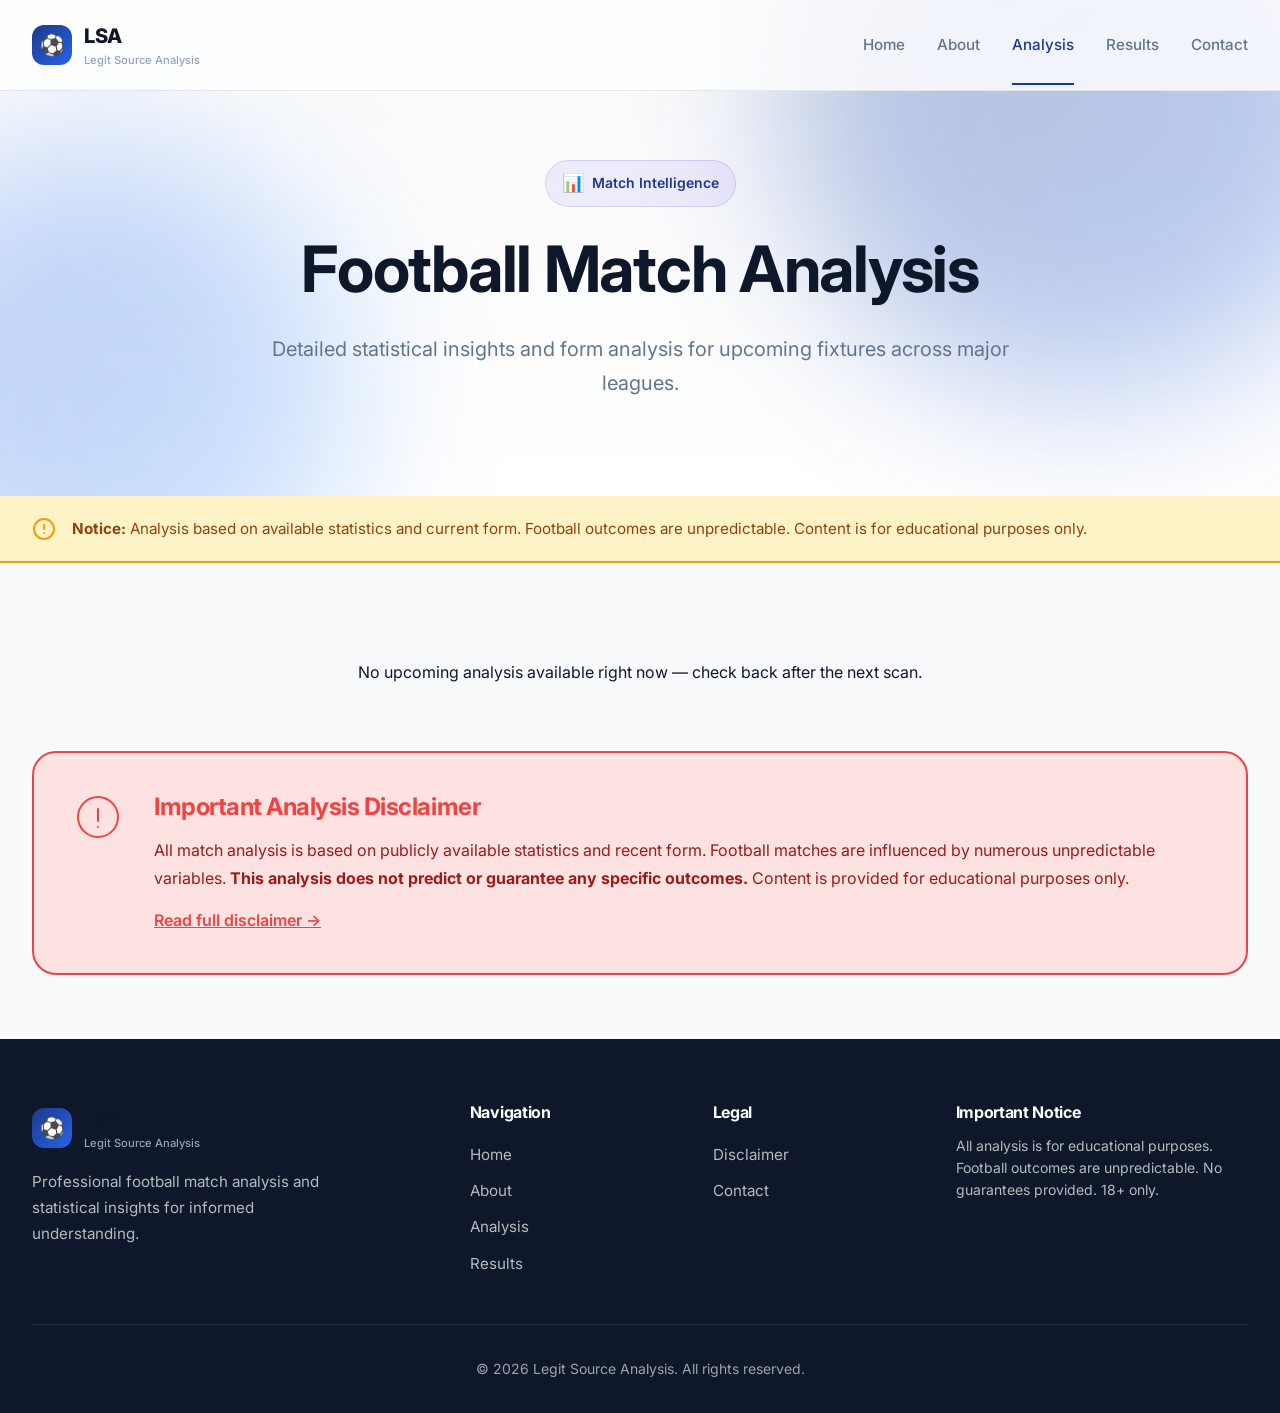
<file: legacy-static/analysis.html>
<!DOCTYPE html>
<html lang="en">
<head>
    <meta charset="UTF-8">
    <meta name="viewport" content="width=device-width, initial-scale=1.0">
    <meta name="description" content="Current football match analysis with statistics, form, and insights from LSA.">
    <title>Match Analysis | Legit Source Analysis</title>
    <link rel="stylesheet" href="css/style.css">
    <link rel="preconnect" href="https://fonts.googleapis.com">
    <link rel="preconnect" href="https://fonts.gstatic.com" crossorigin>
    <link href="https://fonts.googleapis.com/css2?family=Inter:wght@300;400;500;600;700;800;900&display=swap" rel="stylesheet">
</head>
<body>
    <!-- Navigation -->
    <nav class="premium-nav" id="mainNav">
        <div class="container">
            <div class="nav-wrapper">
                <div class="logo-brand">
                    <div class="logo-icon">⚽</div>
                    <div class="logo-text">
                        <span class="logo-main">LSA</span>
                        <span class="logo-sub">Legit Source Analysis</span>
                    </div>
                </div>
                
                <div class="nav-links">
                    <a href="index.html" class="nav-link">Home</a>
                    <a href="about.html" class="nav-link">About</a>
                    <a href="analysis.html" class="nav-link active">Analysis</a>
                    <a href="results.html" class="nav-link">Results</a>
                    <a href="contact.html" class="nav-link">Contact</a>
                </div>
                
                <button class="mobile-toggle" aria-label="Toggle menu">
                    <span></span>
                    <span></span>
                    <span></span>
                </button>
            </div>
        </div>
    </nav>

    <!-- Page Header -->
    <section class="page-hero analysis-hero">
        <div class="hero-background">
            <div class="gradient-orb orb-1"></div>
            <div class="gradient-orb orb-2"></div>
        </div>
        <div class="container">
            <div class="page-hero-content fade-in-up">
                <div class="hero-badge">
                    <span class="badge-icon">📊</span>
                    <span>Match Intelligence</span>
                </div>
                <h1>Football Match Analysis</h1>
                <p>Detailed statistical insights and form analysis for upcoming fixtures across major leagues.</p>
            </div>
        </div>
    </section>

    <!-- Analysis Notice -->
    <div class="analysis-notice-bar">
        <div class="container">
            <div class="notice-content">
                <svg width="24" height="24" viewBox="0 0 24 24" fill="none">
                    <circle cx="12" cy="12" r="10" stroke="currentColor" stroke-width="2"/>
                    <path d="M12 8v4M12 16h.01" stroke="currentColor" stroke-width="2" stroke-linecap="round"/>
                </svg>
                <p>
                    <strong>Notice:</strong> Analysis based on available statistics and current form. 
                    Football outcomes are unpredictable. Content is for educational purposes only.
                </p>
            </div>
        </div>
    </div>

    <!-- Match Analysis Cards -->
    <section class="match-analysis-section">
        <div class="container">

            <!-- AUTO-GENERATED: publish_site.py regenerates everything between these
                 two markers from the algorithm's live scan output. Do not hand-edit
                 content in this region — it will be overwritten on the next publish. -->
            <!-- MATCH_CARDS_START -->

            <p style="text-align:center;padding:2rem;">No upcoming analysis available right now — check back after the next scan.</p>
            <!-- MATCH_CARDS_END -->

            <!-- Important Disclaimer -->
            <div class="disclaimer-banner fade-in">
                <div class="disclaimer-content">
                    <svg width="48" height="48" viewBox="0 0 48 48" fill="none">
                        <circle cx="24" cy="24" r="20" stroke="currentColor" stroke-width="2"/>
                        <path d="M24 16v12M24 34h.01" stroke="currentColor" stroke-width="2" stroke-linecap="round"/>
                    </svg>
                    <div>
                        <h4>Important Analysis Disclaimer</h4>
                        <p>
                            All match analysis is based on publicly available statistics and recent form. Football matches 
                            are influenced by numerous unpredictable variables. <strong>This analysis does not predict or 
                            guarantee any specific outcomes.</strong> Content is provided for educational purposes only.
                        </p>
                        <a href="disclaimer.html">Read full disclaimer →</a>
                    </div>
                </div>
            </div>

        </div>
    </section>

    <!-- Footer -->
    <footer class="premium-footer">
        <div class="container">
            <div class="footer-grid">
                <div class="footer-brand">
                    <div class="footer-logo">
                        <div class="logo-icon">⚽</div>
                        <div class="logo-text">
                            <span class="logo-main">LSA</span>
                            <span class="logo-sub">Legit Source Analysis</span>
                        </div>
                    </div>
                    <p class="footer-tagline">
                        Professional football match analysis and statistical insights for informed understanding.
                    </p>
                </div>
                
                <div class="footer-links">
                    <h4>Navigation</h4>
                    <a href="index.html">Home</a>
                    <a href="about.html">About</a>
                    <a href="analysis.html">Analysis</a>
                    <a href="results.html">Results</a>
                </div>
                
                <div class="footer-links">
                    <h4>Legal</h4>
                    <a href="disclaimer.html">Disclaimer</a>
                    <a href="contact.html">Contact</a>
                </div>
                
                <div class="footer-notice">
                    <h4>Important Notice</h4>
                    <p>All analysis is for educational purposes. Football outcomes are unpredictable. No guarantees provided. 18+ only.</p>
                </div>
            </div>
            
            <div class="footer-bottom">
                <p>&copy; 2026 Legit Source Analysis. All rights reserved.</p>
            </div>
        </div>
    </footer>

    <script src="js/premium.js"></script>
</body>
</html>
</file>
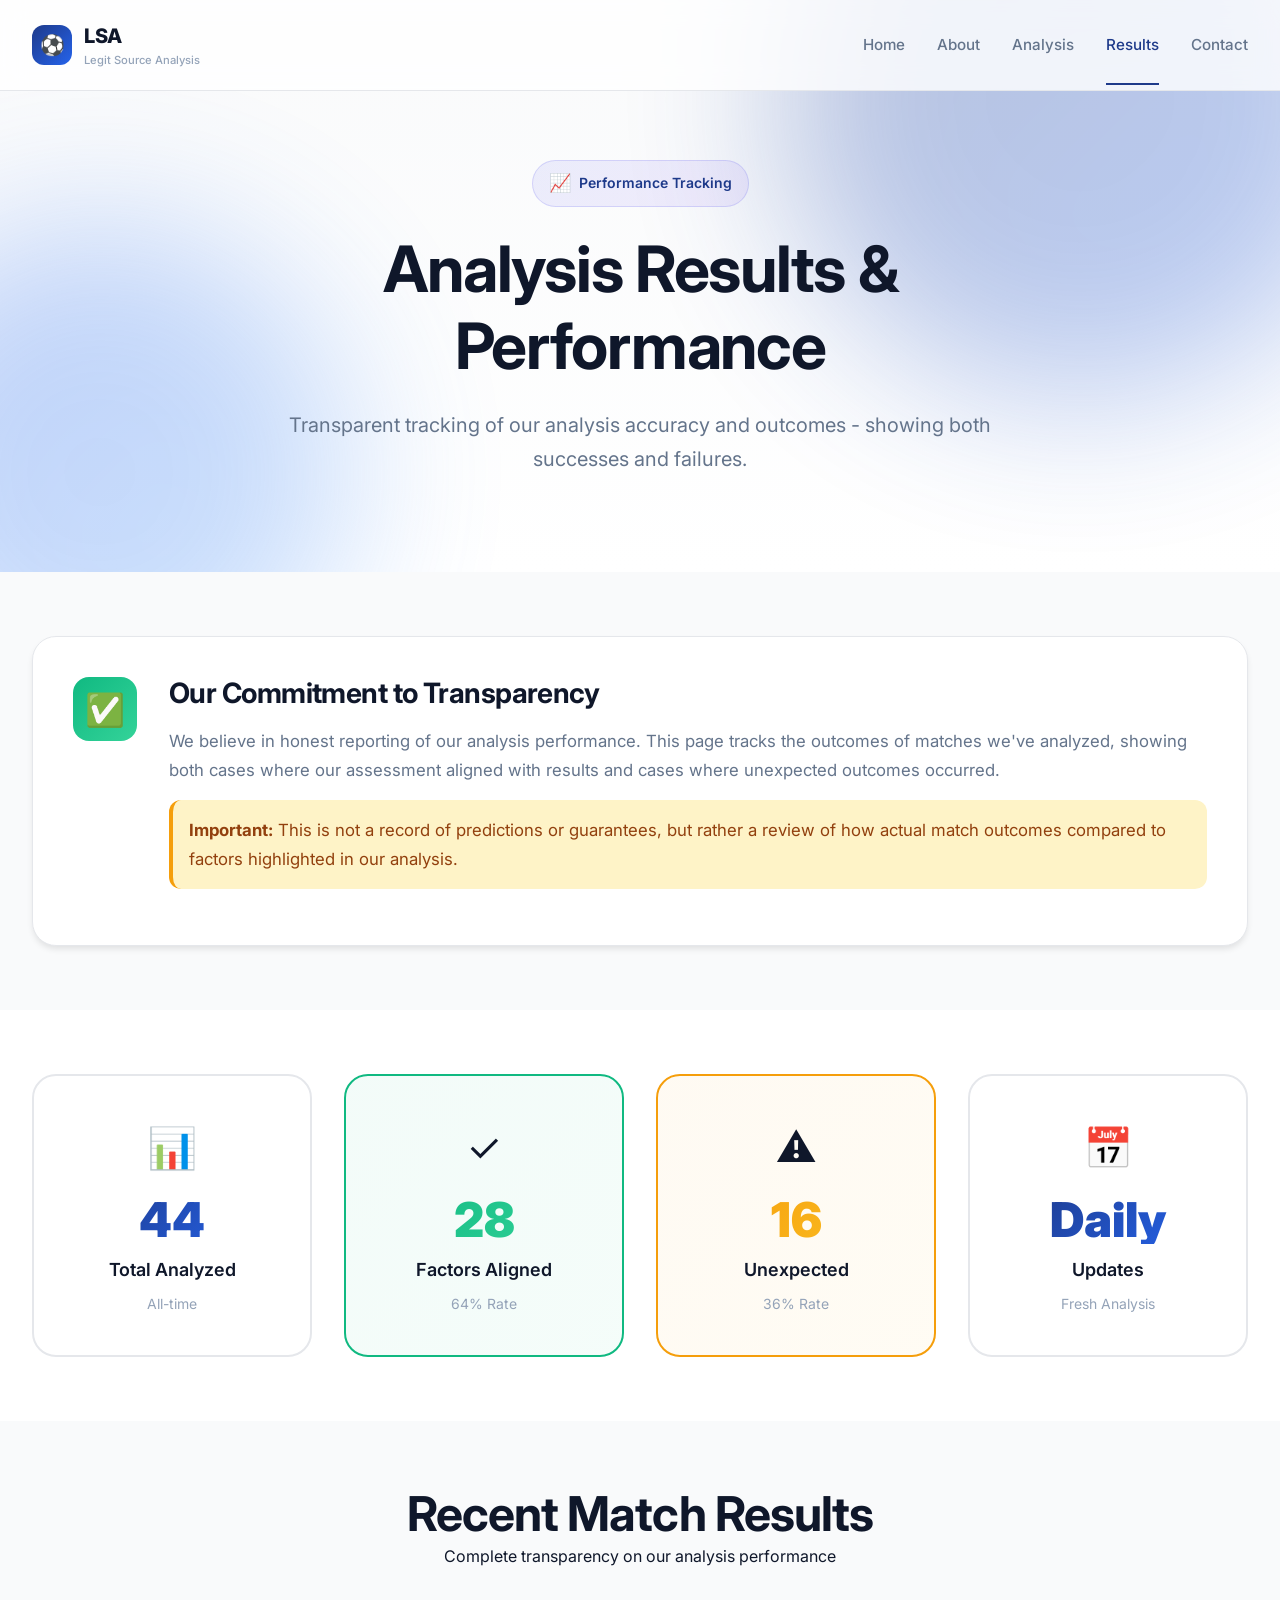
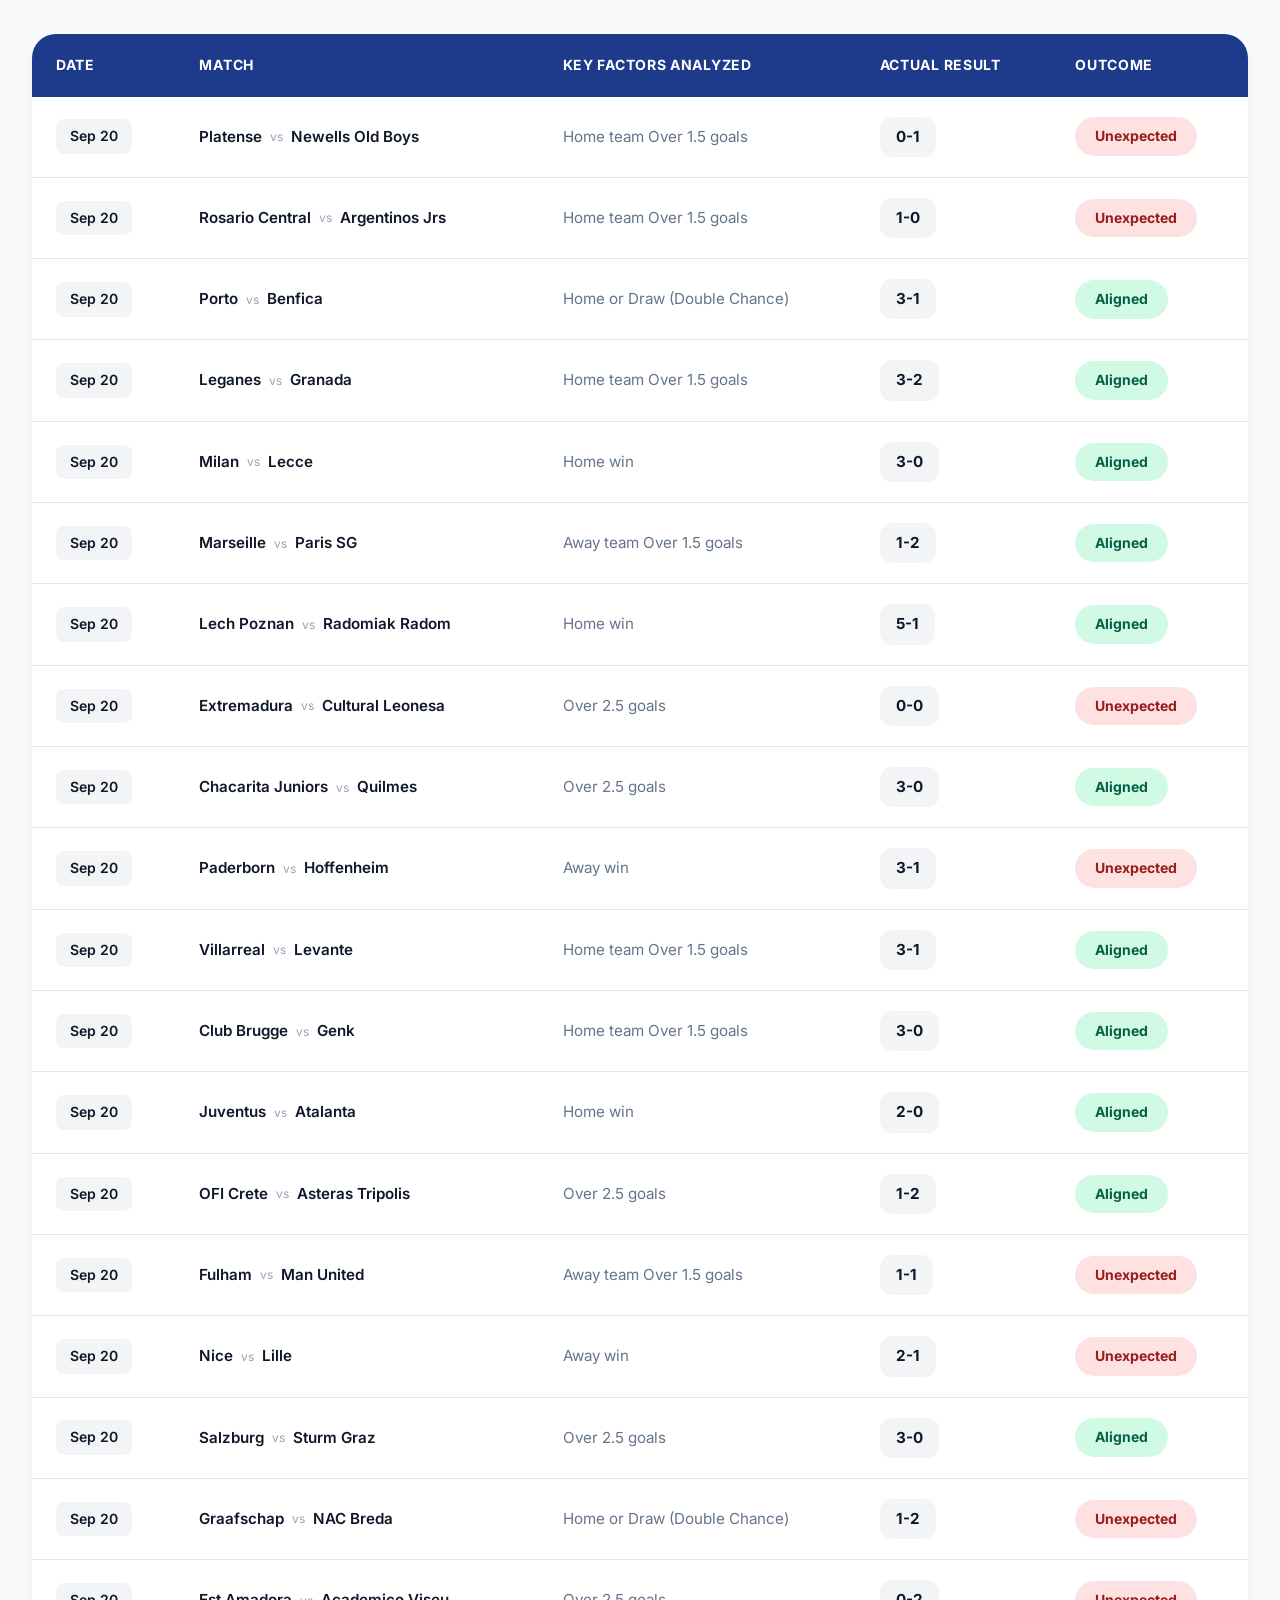
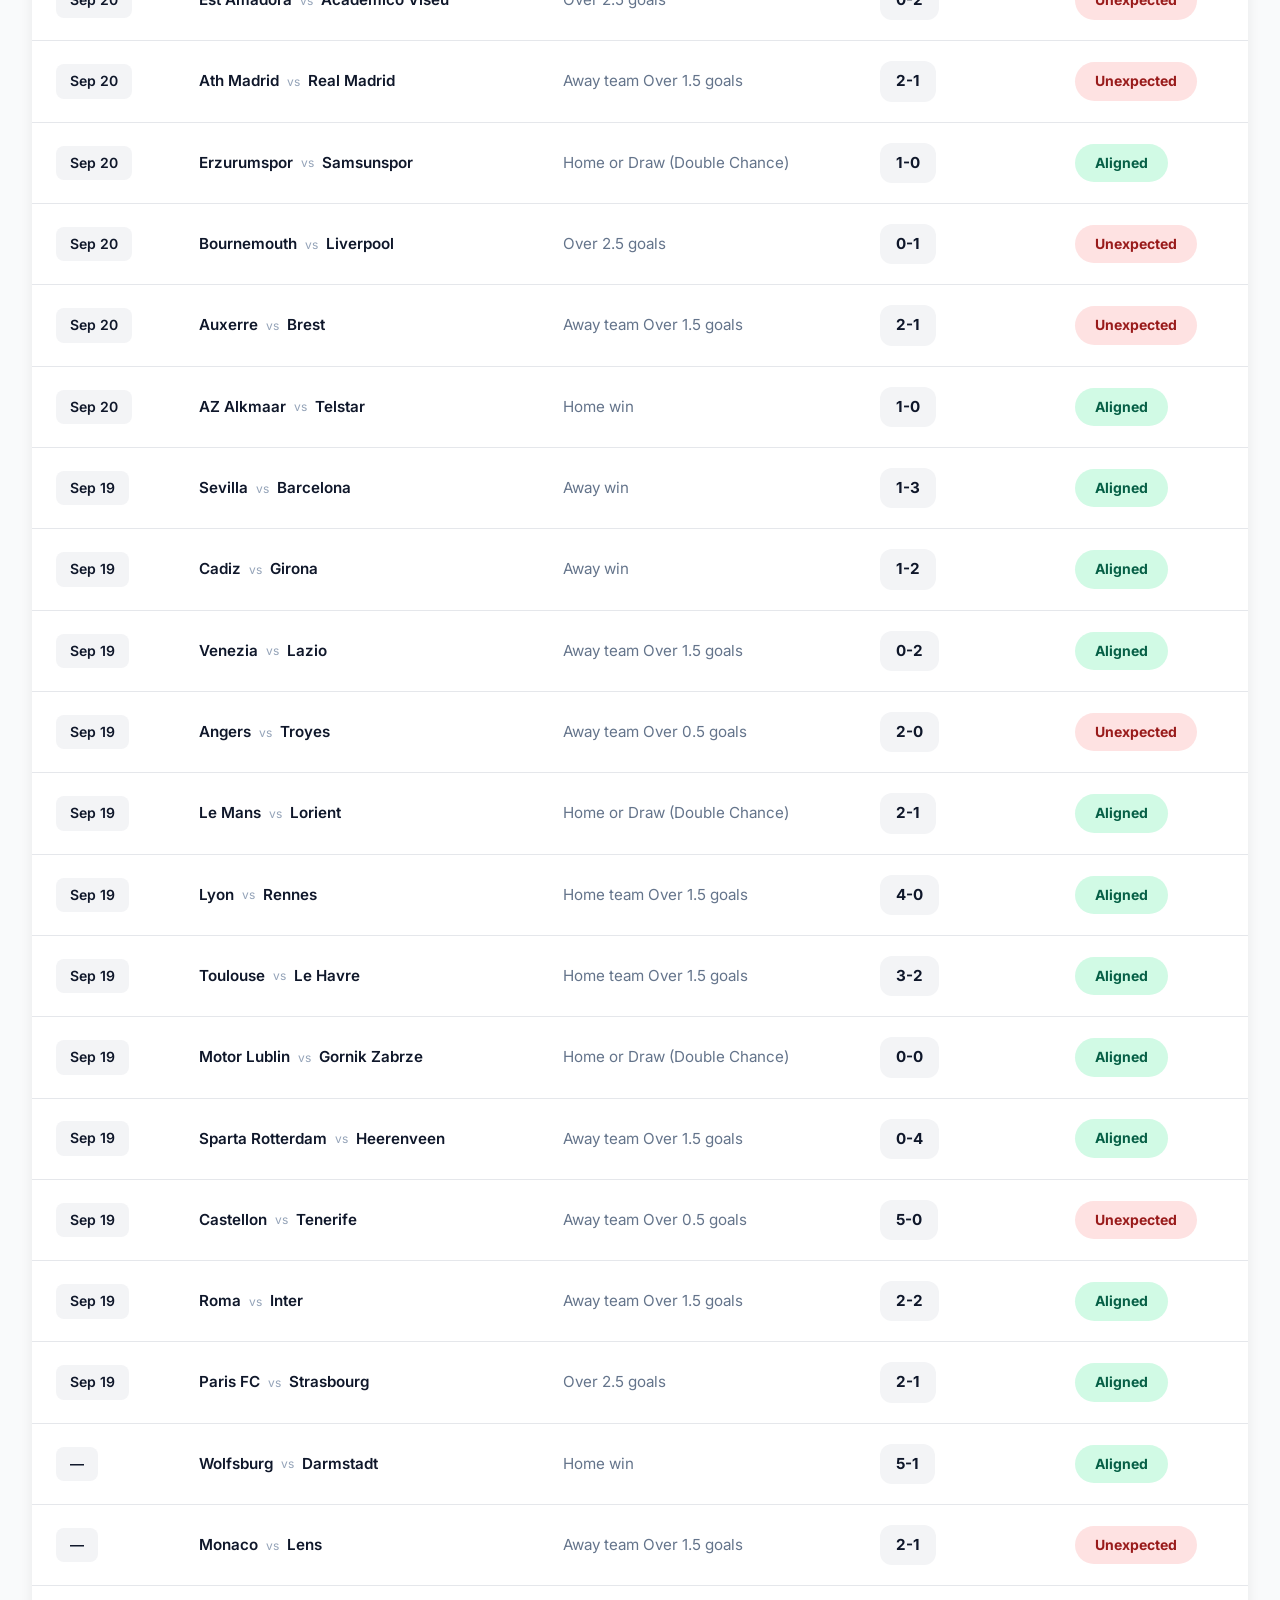
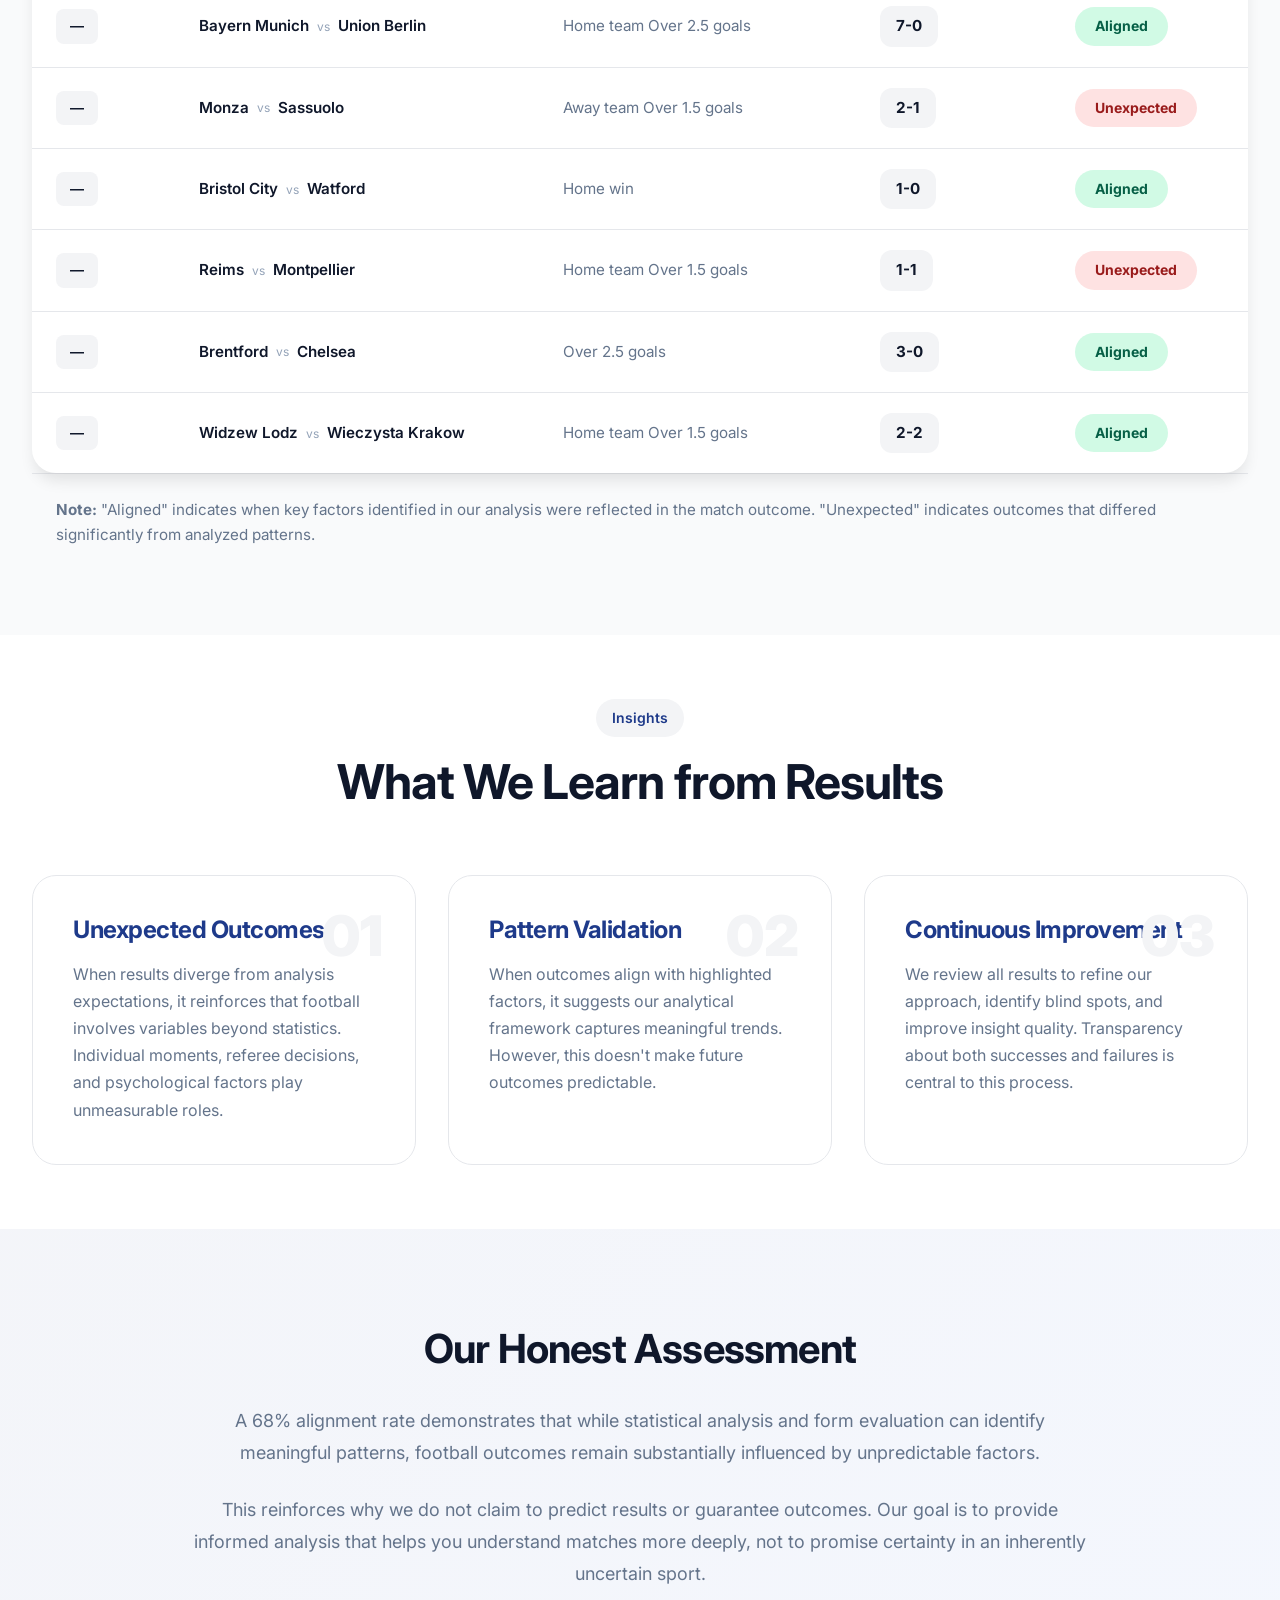
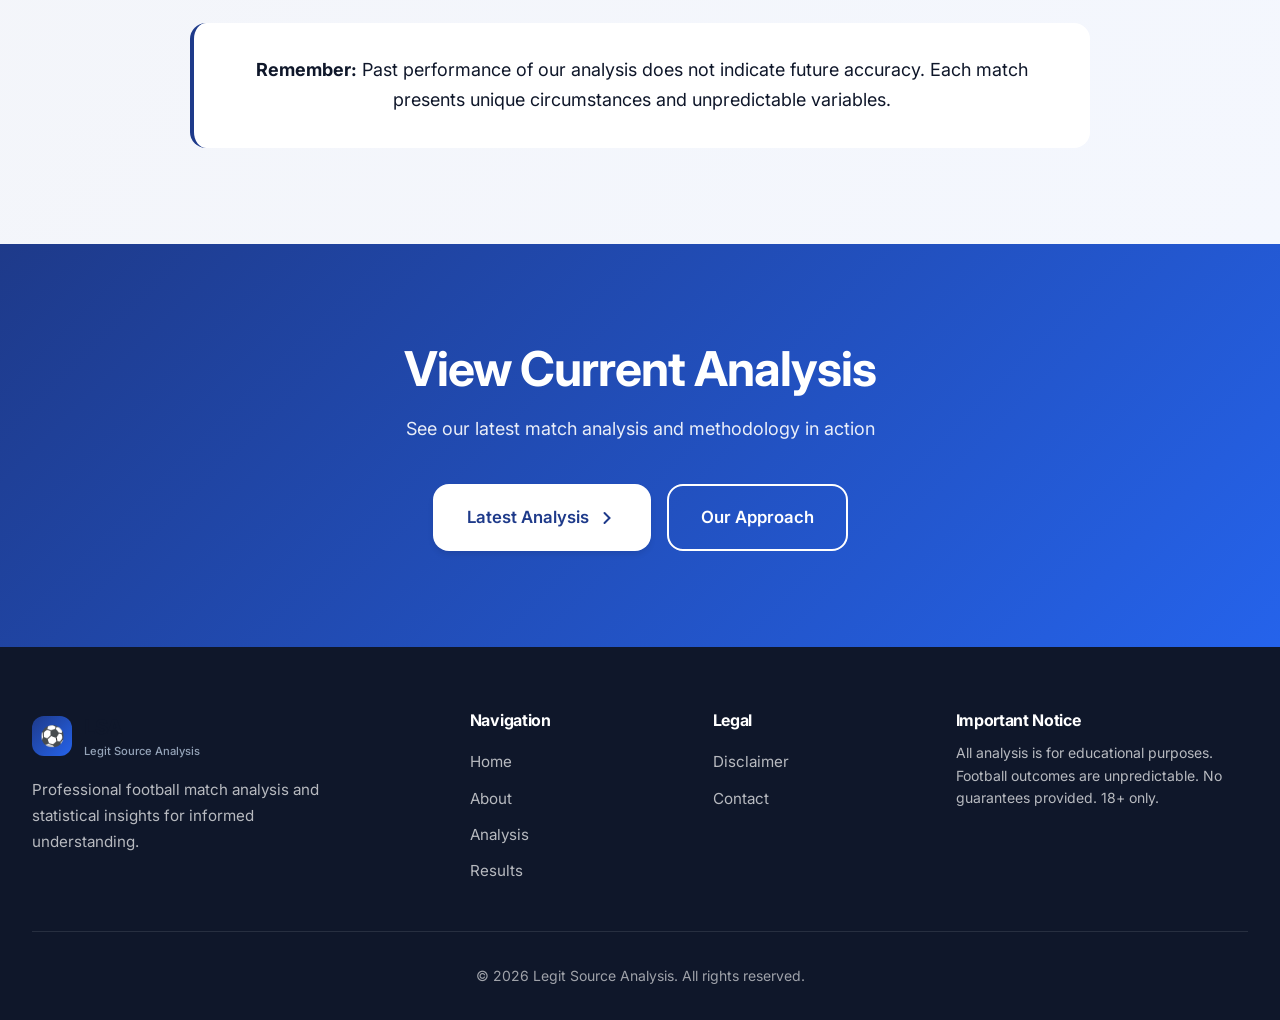
<file: legacy-static/results.html>
<!DOCTYPE html>
<html lang="en">
<head>
    <meta charset="UTF-8">
    <meta name="viewport" content="width=device-width, initial-scale=1.0">
    <meta name="description" content="Historical performance tracking of LSA match analysis - transparent results showing both successful and unsuccessful assessments.">
    <title>Analysis Results | Legit Source Analysis</title>
    <link rel="stylesheet" href="css/style.css">
    <link rel="preconnect" href="https://fonts.googleapis.com">
    <link rel="preconnect" href="https://fonts.gstatic.com" crossorigin>
    <link href="https://fonts.googleapis.com/css2?family=Inter:wght@300;400;500;600;700;800;900&display=swap" rel="stylesheet">
</head>
<body>
    <!-- Navigation -->
    <nav class="premium-nav" id="mainNav">
        <div class="container">
            <div class="nav-wrapper">
                <div class="logo-brand">
                    <div class="logo-icon">⚽</div>
                    <div class="logo-text">
                        <span class="logo-main">LSA</span>
                        <span class="logo-sub">Legit Source Analysis</span>
                    </div>
                </div>
                
                <div class="nav-links">
                    <a href="index.html" class="nav-link">Home</a>
                    <a href="about.html" class="nav-link">About</a>
                    <a href="analysis.html" class="nav-link">Analysis</a>
                    <a href="results.html" class="nav-link active">Results</a>
                    <a href="contact.html" class="nav-link">Contact</a>
                </div>
                
                <button class="mobile-toggle" aria-label="Toggle menu">
                    <span></span>
                    <span></span>
                    <span></span>
                </button>
            </div>
        </div>
    </nav>

    <!-- Page Header -->
    <section class="page-hero results-hero">
        <div class="hero-background">
            <div class="gradient-orb orb-1"></div>
            <div class="gradient-orb orb-2"></div>
        </div>
        <div class="container">
            <div class="page-hero-content fade-in-up">
                <div class="hero-badge">
                    <span class="badge-icon">📈</span>
                    <span>Performance Tracking</span>
                </div>
                <h1>Analysis Results & Performance</h1>
                <p>Transparent tracking of our analysis accuracy and outcomes - showing both successes and failures.</p>
            </div>
        </div>
    </section>

    <!-- Transparency Statement -->
    <section class="transparency-banner">
        <div class="container">
            <div class="transparency-content fade-in">
                <div class="transparency-icon">✅</div>
                <div>
                    <h3>Our Commitment to Transparency</h3>
                    <p>
                        We believe in honest reporting of our analysis performance. This page tracks the outcomes of 
                        matches we've analyzed, showing both cases where our assessment aligned with results and cases 
                        where unexpected outcomes occurred.
                    </p>
                    <p class="note">
                        <strong>Important:</strong> This is not a record of predictions or guarantees, but rather a review 
                        of how actual match outcomes compared to factors highlighted in our analysis.
                    </p>
                </div>
            </div>
        </div>
    </section>

    <!-- Performance Overview -->
    <section class="performance-overview">
        <div class="container">
            <div class="performance-grid fade-in-up">
                <!-- AUTO-GENERATED by publish_site.py from agent/ledger.py's track_record() —
                     do not hand-edit, overwritten on next publish. -->
                <!-- PERF_CARDS_START -->

                <div class="perf-card">
                    <div class="perf-icon">📊</div>
                    <div class="perf-number">44</div>
                    <div class="perf-label">Total Analyzed</div>
                    <div class="perf-period">All-time</div>
                </div>
                <div class="perf-card success">
                    <div class="perf-icon">✓</div>
                    <div class="perf-number">28</div>
                    <div class="perf-label">Factors Aligned</div>
                    <div class="perf-period">64% Rate</div>
                </div>
                <div class="perf-card warning">
                    <div class="perf-icon">⚠</div>
                    <div class="perf-number">16</div>
                    <div class="perf-label">Unexpected</div>
                    <div class="perf-period">36% Rate</div>
                </div>
                <div class="perf-card">
                    <div class="perf-icon">📅</div>
                    <div class="perf-number">Daily</div>
                    <div class="perf-label">Updates</div>
                    <div class="perf-period">Fresh Analysis</div>
                </div>
            <!-- PERF_CARDS_END -->
            </div>
        </div>
    </section>

    <!-- Results Table -->
    <section class="results-table-section">
        <div class="container">
            <div class="section-header fade-in">
                <h2>Recent Match Results</h2>
                <p>Complete transparency on our analysis performance</p>
            </div>

            <div class="results-table-container fade-in-up">
                <table class="results-table-modern">
                    <thead>
                        <tr>
                            <th>Date</th>
                            <th>Match</th>
                            <th>Key Factors Analyzed</th>
                            <th>Actual Result</th>
                            <th>Outcome</th>
                        </tr>
                    </thead>
                    <tbody>
                    <!-- AUTO-GENERATED by publish_site.py from agent/ledger.py's settled
                         predictions — do not hand-edit, overwritten on next publish. -->
                    <!-- RESULT_ROWS_START -->

                        <tr>
                            <td><span class="date-badge">Sep 20</span></td>
                            <td>
                                <div class="match-cell">
                                    <span class="team">Platense</span>
                                    <span class="vs">vs</span>
                                    <span class="team">Newells Old Boys</span>
                                </div>
                            </td>
                            <td>Home team Over 1.5 goals</td>
                            <td><span class="score-badge">0-1</span></td>
                            <td><span class="outcome-pill unexpected">Unexpected</span></td>
                        </tr>

                        <tr>
                            <td><span class="date-badge">Sep 20</span></td>
                            <td>
                                <div class="match-cell">
                                    <span class="team">Rosario Central</span>
                                    <span class="vs">vs</span>
                                    <span class="team">Argentinos Jrs</span>
                                </div>
                            </td>
                            <td>Home team Over 1.5 goals</td>
                            <td><span class="score-badge">1-0</span></td>
                            <td><span class="outcome-pill unexpected">Unexpected</span></td>
                        </tr>

                        <tr>
                            <td><span class="date-badge">Sep 20</span></td>
                            <td>
                                <div class="match-cell">
                                    <span class="team">Porto</span>
                                    <span class="vs">vs</span>
                                    <span class="team">Benfica</span>
                                </div>
                            </td>
                            <td>Home or Draw (Double Chance)</td>
                            <td><span class="score-badge">3-1</span></td>
                            <td><span class="outcome-pill aligned">Aligned</span></td>
                        </tr>

                        <tr>
                            <td><span class="date-badge">Sep 20</span></td>
                            <td>
                                <div class="match-cell">
                                    <span class="team">Leganes</span>
                                    <span class="vs">vs</span>
                                    <span class="team">Granada</span>
                                </div>
                            </td>
                            <td>Home team Over 1.5 goals</td>
                            <td><span class="score-badge">3-2</span></td>
                            <td><span class="outcome-pill aligned">Aligned</span></td>
                        </tr>

                        <tr>
                            <td><span class="date-badge">Sep 20</span></td>
                            <td>
                                <div class="match-cell">
                                    <span class="team">Milan</span>
                                    <span class="vs">vs</span>
                                    <span class="team">Lecce</span>
                                </div>
                            </td>
                            <td>Home win</td>
                            <td><span class="score-badge">3-0</span></td>
                            <td><span class="outcome-pill aligned">Aligned</span></td>
                        </tr>

                        <tr>
                            <td><span class="date-badge">Sep 20</span></td>
                            <td>
                                <div class="match-cell">
                                    <span class="team">Marseille</span>
                                    <span class="vs">vs</span>
                                    <span class="team">Paris SG</span>
                                </div>
                            </td>
                            <td>Away team Over 1.5 goals</td>
                            <td><span class="score-badge">1-2</span></td>
                            <td><span class="outcome-pill aligned">Aligned</span></td>
                        </tr>

                        <tr>
                            <td><span class="date-badge">Sep 20</span></td>
                            <td>
                                <div class="match-cell">
                                    <span class="team">Lech Poznan</span>
                                    <span class="vs">vs</span>
                                    <span class="team">Radomiak Radom</span>
                                </div>
                            </td>
                            <td>Home win</td>
                            <td><span class="score-badge">5-1</span></td>
                            <td><span class="outcome-pill aligned">Aligned</span></td>
                        </tr>

                        <tr>
                            <td><span class="date-badge">Sep 20</span></td>
                            <td>
                                <div class="match-cell">
                                    <span class="team">Extremadura</span>
                                    <span class="vs">vs</span>
                                    <span class="team">Cultural Leonesa</span>
                                </div>
                            </td>
                            <td>Over 2.5 goals</td>
                            <td><span class="score-badge">0-0</span></td>
                            <td><span class="outcome-pill unexpected">Unexpected</span></td>
                        </tr>

                        <tr>
                            <td><span class="date-badge">Sep 20</span></td>
                            <td>
                                <div class="match-cell">
                                    <span class="team">Chacarita Juniors</span>
                                    <span class="vs">vs</span>
                                    <span class="team">Quilmes</span>
                                </div>
                            </td>
                            <td>Over 2.5 goals</td>
                            <td><span class="score-badge">3-0</span></td>
                            <td><span class="outcome-pill aligned">Aligned</span></td>
                        </tr>

                        <tr>
                            <td><span class="date-badge">Sep 20</span></td>
                            <td>
                                <div class="match-cell">
                                    <span class="team">Paderborn</span>
                                    <span class="vs">vs</span>
                                    <span class="team">Hoffenheim</span>
                                </div>
                            </td>
                            <td>Away win</td>
                            <td><span class="score-badge">3-1</span></td>
                            <td><span class="outcome-pill unexpected">Unexpected</span></td>
                        </tr>

                        <tr>
                            <td><span class="date-badge">Sep 20</span></td>
                            <td>
                                <div class="match-cell">
                                    <span class="team">Villarreal</span>
                                    <span class="vs">vs</span>
                                    <span class="team">Levante</span>
                                </div>
                            </td>
                            <td>Home team Over 1.5 goals</td>
                            <td><span class="score-badge">3-1</span></td>
                            <td><span class="outcome-pill aligned">Aligned</span></td>
                        </tr>

                        <tr>
                            <td><span class="date-badge">Sep 20</span></td>
                            <td>
                                <div class="match-cell">
                                    <span class="team">Club Brugge</span>
                                    <span class="vs">vs</span>
                                    <span class="team">Genk</span>
                                </div>
                            </td>
                            <td>Home team Over 1.5 goals</td>
                            <td><span class="score-badge">3-0</span></td>
                            <td><span class="outcome-pill aligned">Aligned</span></td>
                        </tr>

                        <tr>
                            <td><span class="date-badge">Sep 20</span></td>
                            <td>
                                <div class="match-cell">
                                    <span class="team">Juventus</span>
                                    <span class="vs">vs</span>
                                    <span class="team">Atalanta</span>
                                </div>
                            </td>
                            <td>Home win</td>
                            <td><span class="score-badge">2-0</span></td>
                            <td><span class="outcome-pill aligned">Aligned</span></td>
                        </tr>

                        <tr>
                            <td><span class="date-badge">Sep 20</span></td>
                            <td>
                                <div class="match-cell">
                                    <span class="team">OFI Crete</span>
                                    <span class="vs">vs</span>
                                    <span class="team">Asteras Tripolis</span>
                                </div>
                            </td>
                            <td>Over 2.5 goals</td>
                            <td><span class="score-badge">1-2</span></td>
                            <td><span class="outcome-pill aligned">Aligned</span></td>
                        </tr>

                        <tr>
                            <td><span class="date-badge">Sep 20</span></td>
                            <td>
                                <div class="match-cell">
                                    <span class="team">Fulham</span>
                                    <span class="vs">vs</span>
                                    <span class="team">Man United</span>
                                </div>
                            </td>
                            <td>Away team Over 1.5 goals</td>
                            <td><span class="score-badge">1-1</span></td>
                            <td><span class="outcome-pill unexpected">Unexpected</span></td>
                        </tr>

                        <tr>
                            <td><span class="date-badge">Sep 20</span></td>
                            <td>
                                <div class="match-cell">
                                    <span class="team">Nice</span>
                                    <span class="vs">vs</span>
                                    <span class="team">Lille</span>
                                </div>
                            </td>
                            <td>Away win</td>
                            <td><span class="score-badge">2-1</span></td>
                            <td><span class="outcome-pill unexpected">Unexpected</span></td>
                        </tr>

                        <tr>
                            <td><span class="date-badge">Sep 20</span></td>
                            <td>
                                <div class="match-cell">
                                    <span class="team">Salzburg</span>
                                    <span class="vs">vs</span>
                                    <span class="team">Sturm Graz</span>
                                </div>
                            </td>
                            <td>Over 2.5 goals</td>
                            <td><span class="score-badge">3-0</span></td>
                            <td><span class="outcome-pill aligned">Aligned</span></td>
                        </tr>

                        <tr>
                            <td><span class="date-badge">Sep 20</span></td>
                            <td>
                                <div class="match-cell">
                                    <span class="team">Graafschap</span>
                                    <span class="vs">vs</span>
                                    <span class="team">NAC Breda</span>
                                </div>
                            </td>
                            <td>Home or Draw (Double Chance)</td>
                            <td><span class="score-badge">1-2</span></td>
                            <td><span class="outcome-pill unexpected">Unexpected</span></td>
                        </tr>

                        <tr>
                            <td><span class="date-badge">Sep 20</span></td>
                            <td>
                                <div class="match-cell">
                                    <span class="team">Est Amadora</span>
                                    <span class="vs">vs</span>
                                    <span class="team">Academico Viseu</span>
                                </div>
                            </td>
                            <td>Over 2.5 goals</td>
                            <td><span class="score-badge">0-2</span></td>
                            <td><span class="outcome-pill unexpected">Unexpected</span></td>
                        </tr>

                        <tr>
                            <td><span class="date-badge">Sep 20</span></td>
                            <td>
                                <div class="match-cell">
                                    <span class="team">Ath Madrid</span>
                                    <span class="vs">vs</span>
                                    <span class="team">Real Madrid</span>
                                </div>
                            </td>
                            <td>Away team Over 1.5 goals</td>
                            <td><span class="score-badge">2-1</span></td>
                            <td><span class="outcome-pill unexpected">Unexpected</span></td>
                        </tr>

                        <tr>
                            <td><span class="date-badge">Sep 20</span></td>
                            <td>
                                <div class="match-cell">
                                    <span class="team">Erzurumspor</span>
                                    <span class="vs">vs</span>
                                    <span class="team">Samsunspor</span>
                                </div>
                            </td>
                            <td>Home or Draw (Double Chance)</td>
                            <td><span class="score-badge">1-0</span></td>
                            <td><span class="outcome-pill aligned">Aligned</span></td>
                        </tr>

                        <tr>
                            <td><span class="date-badge">Sep 20</span></td>
                            <td>
                                <div class="match-cell">
                                    <span class="team">Bournemouth</span>
                                    <span class="vs">vs</span>
                                    <span class="team">Liverpool</span>
                                </div>
                            </td>
                            <td>Over 2.5 goals</td>
                            <td><span class="score-badge">0-1</span></td>
                            <td><span class="outcome-pill unexpected">Unexpected</span></td>
                        </tr>

                        <tr>
                            <td><span class="date-badge">Sep 20</span></td>
                            <td>
                                <div class="match-cell">
                                    <span class="team">Auxerre</span>
                                    <span class="vs">vs</span>
                                    <span class="team">Brest</span>
                                </div>
                            </td>
                            <td>Away team Over 1.5 goals</td>
                            <td><span class="score-badge">2-1</span></td>
                            <td><span class="outcome-pill unexpected">Unexpected</span></td>
                        </tr>

                        <tr>
                            <td><span class="date-badge">Sep 20</span></td>
                            <td>
                                <div class="match-cell">
                                    <span class="team">AZ Alkmaar</span>
                                    <span class="vs">vs</span>
                                    <span class="team">Telstar</span>
                                </div>
                            </td>
                            <td>Home win</td>
                            <td><span class="score-badge">1-0</span></td>
                            <td><span class="outcome-pill aligned">Aligned</span></td>
                        </tr>

                        <tr>
                            <td><span class="date-badge">Sep 19</span></td>
                            <td>
                                <div class="match-cell">
                                    <span class="team">Sevilla</span>
                                    <span class="vs">vs</span>
                                    <span class="team">Barcelona</span>
                                </div>
                            </td>
                            <td>Away win</td>
                            <td><span class="score-badge">1-3</span></td>
                            <td><span class="outcome-pill aligned">Aligned</span></td>
                        </tr>

                        <tr>
                            <td><span class="date-badge">Sep 19</span></td>
                            <td>
                                <div class="match-cell">
                                    <span class="team">Cadiz</span>
                                    <span class="vs">vs</span>
                                    <span class="team">Girona</span>
                                </div>
                            </td>
                            <td>Away win</td>
                            <td><span class="score-badge">1-2</span></td>
                            <td><span class="outcome-pill aligned">Aligned</span></td>
                        </tr>

                        <tr>
                            <td><span class="date-badge">Sep 19</span></td>
                            <td>
                                <div class="match-cell">
                                    <span class="team">Venezia</span>
                                    <span class="vs">vs</span>
                                    <span class="team">Lazio</span>
                                </div>
                            </td>
                            <td>Away team Over 1.5 goals</td>
                            <td><span class="score-badge">0-2</span></td>
                            <td><span class="outcome-pill aligned">Aligned</span></td>
                        </tr>

                        <tr>
                            <td><span class="date-badge">Sep 19</span></td>
                            <td>
                                <div class="match-cell">
                                    <span class="team">Angers</span>
                                    <span class="vs">vs</span>
                                    <span class="team">Troyes</span>
                                </div>
                            </td>
                            <td>Away team Over 0.5 goals</td>
                            <td><span class="score-badge">2-0</span></td>
                            <td><span class="outcome-pill unexpected">Unexpected</span></td>
                        </tr>

                        <tr>
                            <td><span class="date-badge">Sep 19</span></td>
                            <td>
                                <div class="match-cell">
                                    <span class="team">Le Mans</span>
                                    <span class="vs">vs</span>
                                    <span class="team">Lorient</span>
                                </div>
                            </td>
                            <td>Home or Draw (Double Chance)</td>
                            <td><span class="score-badge">2-1</span></td>
                            <td><span class="outcome-pill aligned">Aligned</span></td>
                        </tr>

                        <tr>
                            <td><span class="date-badge">Sep 19</span></td>
                            <td>
                                <div class="match-cell">
                                    <span class="team">Lyon</span>
                                    <span class="vs">vs</span>
                                    <span class="team">Rennes</span>
                                </div>
                            </td>
                            <td>Home team Over 1.5 goals</td>
                            <td><span class="score-badge">4-0</span></td>
                            <td><span class="outcome-pill aligned">Aligned</span></td>
                        </tr>

                        <tr>
                            <td><span class="date-badge">Sep 19</span></td>
                            <td>
                                <div class="match-cell">
                                    <span class="team">Toulouse</span>
                                    <span class="vs">vs</span>
                                    <span class="team">Le Havre</span>
                                </div>
                            </td>
                            <td>Home team Over 1.5 goals</td>
                            <td><span class="score-badge">3-2</span></td>
                            <td><span class="outcome-pill aligned">Aligned</span></td>
                        </tr>

                        <tr>
                            <td><span class="date-badge">Sep 19</span></td>
                            <td>
                                <div class="match-cell">
                                    <span class="team">Motor Lublin</span>
                                    <span class="vs">vs</span>
                                    <span class="team">Gornik Zabrze</span>
                                </div>
                            </td>
                            <td>Home or Draw (Double Chance)</td>
                            <td><span class="score-badge">0-0</span></td>
                            <td><span class="outcome-pill aligned">Aligned</span></td>
                        </tr>

                        <tr>
                            <td><span class="date-badge">Sep 19</span></td>
                            <td>
                                <div class="match-cell">
                                    <span class="team">Sparta Rotterdam</span>
                                    <span class="vs">vs</span>
                                    <span class="team">Heerenveen</span>
                                </div>
                            </td>
                            <td>Away team Over 1.5 goals</td>
                            <td><span class="score-badge">0-4</span></td>
                            <td><span class="outcome-pill aligned">Aligned</span></td>
                        </tr>

                        <tr>
                            <td><span class="date-badge">Sep 19</span></td>
                            <td>
                                <div class="match-cell">
                                    <span class="team">Castellon</span>
                                    <span class="vs">vs</span>
                                    <span class="team">Tenerife</span>
                                </div>
                            </td>
                            <td>Away team Over 0.5 goals</td>
                            <td><span class="score-badge">5-0</span></td>
                            <td><span class="outcome-pill unexpected">Unexpected</span></td>
                        </tr>

                        <tr>
                            <td><span class="date-badge">Sep 19</span></td>
                            <td>
                                <div class="match-cell">
                                    <span class="team">Roma</span>
                                    <span class="vs">vs</span>
                                    <span class="team">Inter</span>
                                </div>
                            </td>
                            <td>Away team Over 1.5 goals</td>
                            <td><span class="score-badge">2-2</span></td>
                            <td><span class="outcome-pill aligned">Aligned</span></td>
                        </tr>

                        <tr>
                            <td><span class="date-badge">Sep 19</span></td>
                            <td>
                                <div class="match-cell">
                                    <span class="team">Paris FC</span>
                                    <span class="vs">vs</span>
                                    <span class="team">Strasbourg</span>
                                </div>
                            </td>
                            <td>Over 2.5 goals</td>
                            <td><span class="score-badge">2-1</span></td>
                            <td><span class="outcome-pill aligned">Aligned</span></td>
                        </tr>

                        <tr>
                            <td><span class="date-badge">—</span></td>
                            <td>
                                <div class="match-cell">
                                    <span class="team">Wolfsburg</span>
                                    <span class="vs">vs</span>
                                    <span class="team">Darmstadt</span>
                                </div>
                            </td>
                            <td>Home win</td>
                            <td><span class="score-badge">5-1</span></td>
                            <td><span class="outcome-pill aligned">Aligned</span></td>
                        </tr>

                        <tr>
                            <td><span class="date-badge">—</span></td>
                            <td>
                                <div class="match-cell">
                                    <span class="team">Monaco</span>
                                    <span class="vs">vs</span>
                                    <span class="team">Lens</span>
                                </div>
                            </td>
                            <td>Away team Over 1.5 goals</td>
                            <td><span class="score-badge">2-1</span></td>
                            <td><span class="outcome-pill unexpected">Unexpected</span></td>
                        </tr>

                        <tr>
                            <td><span class="date-badge">—</span></td>
                            <td>
                                <div class="match-cell">
                                    <span class="team">Bayern Munich</span>
                                    <span class="vs">vs</span>
                                    <span class="team">Union Berlin</span>
                                </div>
                            </td>
                            <td>Home team Over 2.5 goals</td>
                            <td><span class="score-badge">7-0</span></td>
                            <td><span class="outcome-pill aligned">Aligned</span></td>
                        </tr>

                        <tr>
                            <td><span class="date-badge">—</span></td>
                            <td>
                                <div class="match-cell">
                                    <span class="team">Monza</span>
                                    <span class="vs">vs</span>
                                    <span class="team">Sassuolo</span>
                                </div>
                            </td>
                            <td>Away team Over 1.5 goals</td>
                            <td><span class="score-badge">2-1</span></td>
                            <td><span class="outcome-pill unexpected">Unexpected</span></td>
                        </tr>

                        <tr>
                            <td><span class="date-badge">—</span></td>
                            <td>
                                <div class="match-cell">
                                    <span class="team">Bristol City</span>
                                    <span class="vs">vs</span>
                                    <span class="team">Watford</span>
                                </div>
                            </td>
                            <td>Home win</td>
                            <td><span class="score-badge">1-0</span></td>
                            <td><span class="outcome-pill aligned">Aligned</span></td>
                        </tr>

                        <tr>
                            <td><span class="date-badge">—</span></td>
                            <td>
                                <div class="match-cell">
                                    <span class="team">Reims</span>
                                    <span class="vs">vs</span>
                                    <span class="team">Montpellier</span>
                                </div>
                            </td>
                            <td>Home team Over 1.5 goals</td>
                            <td><span class="score-badge">1-1</span></td>
                            <td><span class="outcome-pill unexpected">Unexpected</span></td>
                        </tr>

                        <tr>
                            <td><span class="date-badge">—</span></td>
                            <td>
                                <div class="match-cell">
                                    <span class="team">Brentford</span>
                                    <span class="vs">vs</span>
                                    <span class="team">Chelsea</span>
                                </div>
                            </td>
                            <td>Over 2.5 goals</td>
                            <td><span class="score-badge">3-0</span></td>
                            <td><span class="outcome-pill aligned">Aligned</span></td>
                        </tr>

                        <tr>
                            <td><span class="date-badge">—</span></td>
                            <td>
                                <div class="match-cell">
                                    <span class="team">Widzew Lodz</span>
                                    <span class="vs">vs</span>
                                    <span class="team">Wieczysta Krakow</span>
                                </div>
                            </td>
                            <td>Home team Over 1.5 goals</td>
                            <td><span class="score-badge">2-2</span></td>
                            <td><span class="outcome-pill aligned">Aligned</span></td>
                        </tr>
            <!-- RESULT_ROWS_END -->
                    </tbody>
                </table>
            </div>

            <div class="table-note">
                <p>
                    <strong>Note:</strong> "Aligned" indicates when key factors identified in our analysis were reflected 
                    in the match outcome. "Unexpected" indicates outcomes that differed significantly from analyzed patterns.
                </p>
            </div>
        </div>
    </section>

    <!-- Learning Section -->
    <section class="learning-insights">
        <div class="container">
            <div class="section-header fade-in">
                <div class="section-badge">Insights</div>
                <h2>What We Learn from Results</h2>
            </div>

            <div class="insights-grid">
                <div class="insight-card fade-in-up">
                    <div class="insight-number">01</div>
                    <h3>Unexpected Outcomes</h3>
                    <p>
                        When results diverge from analysis expectations, it reinforces that football involves variables 
                        beyond statistics. Individual moments, referee decisions, and psychological factors play unmeasurable roles.
                    </p>
                </div>
                <div class="insight-card fade-in-up" style="animation-delay: 0.1s">
                    <div class="insight-number">02</div>
                    <h3>Pattern Validation</h3>
                    <p>
                        When outcomes align with highlighted factors, it suggests our analytical framework captures meaningful 
                        trends. However, this doesn't make future outcomes predictable.
                    </p>
                </div>
                <div class="insight-card fade-in-up" style="animation-delay: 0.2s">
                    <div class="insight-number">03</div>
                    <h3>Continuous Improvement</h3>
                    <p>
                        We review all results to refine our approach, identify blind spots, and improve insight quality. 
                        Transparency about both successes and failures is central to this process.
                    </p>
                </div>
            </div>
        </div>
    </section>

    <!-- Honesty Statement -->
    <section class="honesty-statement">
        <div class="container">
            <div class="honesty-content fade-in">
                <h2>Our Honest Assessment</h2>
                <div class="honesty-text">
                    <p>
                        A 68% alignment rate demonstrates that while statistical analysis and form evaluation can identify 
                        meaningful patterns, football outcomes remain substantially influenced by unpredictable factors.
                    </p>
                    <p>
                        This reinforces why we do not claim to predict results or guarantee outcomes. Our goal is to provide 
                        informed analysis that helps you understand matches more deeply, not to promise certainty in an 
                        inherently uncertain sport.
                    </p>
                    <div class="honesty-highlight">
                        <strong>Remember:</strong> Past performance of our analysis does not indicate future accuracy. 
                        Each match presents unique circumstances and unpredictable variables.
                    </div>
                </div>
            </div>
        </div>
    </section>

    <!-- CTA -->
    <section class="cta-premium">
        <div class="container">
            <div class="cta-content fade-in">
                <h2 class="cta-title">View Current Analysis</h2>
                <p class="cta-description">
                    See our latest match analysis and methodology in action
                </p>
                <div class="cta-buttons">
                    <a href="analysis.html" class="btn-premium primary large">
                        <span>Latest Analysis</span>
                        <svg width="20" height="20" viewBox="0 0 20 20" fill="none">
                            <path d="M7.5 15L12.5 10L7.5 5" stroke="currentColor" stroke-width="2" stroke-linecap="round"/>
                        </svg>
                    </a>
                    <a href="about.html" class="btn-premium secondary large">
                        <span>Our Approach</span>
                    </a>
                </div>
            </div>
        </div>
    </section>

    <!-- Footer -->
    <footer class="premium-footer">
        <div class="container">
            <div class="footer-grid">
                <div class="footer-brand">
                    <div class="footer-logo">
                        <div class="logo-icon">⚽</div>
                        <div class="logo-text">
                            <span class="logo-main">LSA</span>
                            <span class="logo-sub">Legit Source Analysis</span>
                        </div>
                    </div>
                    <p class="footer-tagline">
                        Professional football match analysis and statistical insights for informed understanding.
                    </p>
                </div>
                
                <div class="footer-links">
                    <h4>Navigation</h4>
                    <a href="index.html">Home</a>
                    <a href="about.html">About</a>
                    <a href="analysis.html">Analysis</a>
                    <a href="results.html">Results</a>
                </div>
                
                <div class="footer-links">
                    <h4>Legal</h4>
                    <a href="disclaimer.html">Disclaimer</a>
                    <a href="contact.html">Contact</a>
                </div>
                
                <div class="footer-notice">
                    <h4>Important Notice</h4>
                    <p>All analysis is for educational purposes. Football outcomes are unpredictable. No guarantees provided. 18+ only.</p>
                </div>
            </div>
            
            <div class="footer-bottom">
                <p>&copy; 2026 Legit Source Analysis. All rights reserved.</p>
            </div>
        </div>
    </footer>

    <script src="js/premium.js"></script>
</body>
</html>
</file>
<file: css/style.css>
/* ========================================
   LSA PREMIUM DESIGN SYSTEM
   Modern, App-like Football Analysis Platform
   Version: 1.0 Final
   ======================================== */

/* ========================================
   CSS VARIABLES - CUSTOMIZABLE THEME
   Change these to rebrand the entire site
   ======================================== */
:root {
    /* Brand Colors - Matching LSA Logo Blue */
    --primary-color: #1e3a8a;
    --primary-dark: #1e40af;
    --primary-light: #3b82f6;
    --secondary-color: #2563eb;
    --accent-color: #60a5fa;
    
    /* Neutral Palette */
    --gray-50: #f9fafb;
    --gray-100: #f3f4f6;
    --gray-200: #e5e7eb;
    --gray-300: #d1d5db;
    --gray-400: #9ca3af;
    --gray-500: #6b7280;
    --gray-600: #4b5563;
    --gray-700: #374151;
    --gray-800: #1f2937;
    --gray-900: #111827;
    
    /* Semantic Colors */
    --success: #10b981;
    --warning: #f59e0b;
    --error: #ef4444;
    --info: #3b82f6;
    
    /* Background & Surface */
    --bg-primary: #ffffff;
    --bg-secondary: #f9fafb;
    --bg-dark: #0f172a;
    --surface: #ffffff;
    --surface-elevated: #ffffff;
    
    /* Text Colors */
    --text-primary: #0f172a;
    --text-secondary: #64748b;
    --text-tertiary: #94a3b8;
    --text-inverse: #ffffff;
    
    /* Shadows */
    --shadow-sm: 0 1px 2px 0 rgb(0 0 0 / 0.05);
    --shadow-md: 0 4px 6px -1px rgb(0 0 0 / 0.1);
    --shadow-lg: 0 10px 15px -3px rgb(0 0 0 / 0.1);
    --shadow-xl: 0 20px 25px -5px rgb(0 0 0 / 0.1);
    --shadow-2xl: 0 25px 50px -12px rgb(0 0 0 / 0.25);
    
    /* Border Radius */
    --radius-sm: 0.5rem;
    --radius-md: 0.75rem;
    --radius-lg: 1rem;
    --radius-xl: 1.5rem;
    --radius-2xl: 2rem;
    
    /* Spacing */
    --spacing-xs: 0.5rem;
    --spacing-sm: 1rem;
    --spacing-md: 1.5rem;
    --spacing-lg: 2rem;
    --spacing-xl: 3rem;
    --spacing-2xl: 4rem;
    
    /* Transitions */
    --transition-fast: 150ms cubic-bezier(0.4, 0, 0.2, 1);
    --transition-base: 250ms cubic-bezier(0.4, 0, 0.2, 1);
    --transition-slow: 350ms cubic-bezier(0.4, 0, 0.2, 1);
    
    /* Typography */
    --font-sans: 'Inter', -apple-system, BlinkMacSystemFont, 'Segoe UI', system-ui, sans-serif;
}

/* ========================================
   RESET & BASE STYLES
   ======================================== */
*, *::before, *::after {
    box-sizing: border-box;
    margin: 0;
    padding: 0;
}

html {
    scroll-behavior: smooth;
    -webkit-font-smoothing: antialiased;
    -moz-osx-font-smoothing: grayscale;
}

body {
    font-family: var(--font-sans);
    font-size: 16px;
    line-height: 1.6;
    color: var(--text-primary);
    background-color: var(--bg-primary);
    overflow-x: hidden;
}

/* ========================================
   TYPOGRAPHY
   ======================================== */
h1, h2, h3, h4, h5, h6 {
    font-weight: 700;
    line-height: 1.2;
    letter-spacing: -0.02em;
}

h1 { font-size: clamp(2.5rem, 5vw, 4rem); }
h2 { font-size: clamp(2rem, 4vw, 3rem); }
h3 { font-size: clamp(1.5rem, 3vw, 2rem); }
h4 { font-size: 1.25rem; }

p {
    line-height: 1.7;
}

a {
    text-decoration: none;
    color: inherit;
}

/* ========================================
   CONTAINER
   ======================================== */
.container {
    max-width: 1280px;
    margin: 0 auto;
    padding: 0 2rem;
}

@media (max-width: 768px) {
    .container {
        padding: 0 1.5rem;
    }
}

/* ========================================
   NAVIGATION
   ======================================== */
.premium-nav {
    position: fixed;
    top: 0;
    left: 0;
    right: 0;
    z-index: 1000;
    background: rgba(255, 255, 255, 0.8);
    backdrop-filter: blur(12px);
    -webkit-backdrop-filter: blur(12px);
    border-bottom: 1px solid var(--gray-200);
    transition: all var(--transition-base);
}

.premium-nav.scrolled {
    background: rgba(255, 255, 255, 0.95);
    box-shadow: var(--shadow-md);
}

.nav-wrapper {
    display: flex;
    align-items: center;
    justify-content: space-between;
    padding: 1.25rem 0;
}

.logo-brand {
    display: flex;
    align-items: center;
    gap: 0.75rem;
}

.logo-icon {
    width: 40px;
    height: 40px;
    background: linear-gradient(135deg, var(--primary-color), var(--secondary-color));
    border-radius: var(--radius-md);
    display: flex;
    align-items: center;
    justify-content: center;
    font-size: 1.25rem;
}

.logo-text {
    display: flex;
    flex-direction: column;
}

.logo-main {
    font-size: 1.25rem;
    font-weight: 800;
    color: var(--text-primary);
    letter-spacing: -0.02em;
}

.logo-sub {
    font-size: 0.7rem;
    color: var(--text-tertiary);
    font-weight: 500;
}

.nav-links {
    display: flex;
    gap: 2rem;
    align-items: center;
}

.nav-link {
    font-size: 0.95rem;
    font-weight: 500;
    color: var(--text-secondary);
    transition: color var(--transition-base);
    position: relative;
}

.nav-link:hover {
    color: var(--primary-color);
}

.nav-link.active {
    color: var(--primary-color);
}

.nav-link.active::after {
    content: '';
    position: absolute;
    bottom: -1.75rem;
    left: 0;
    right: 0;
    height: 2px;
    background: var(--primary-color);
}

.mobile-toggle {
    display: none;
    flex-direction: column;
    gap: 5px;
    background: none;
    border: none;
    cursor: pointer;
    padding: 0.5rem;
}

.mobile-toggle span {
    width: 24px;
    height: 2px;
    background: var(--text-primary);
    transition: all var(--transition-base);
    border-radius: 2px;
}

/* ========================================
   HERO SECTION
   ======================================== */
.hero-premium {
    position: relative;
    min-height: 100vh;
    display: flex;
    align-items: center;
    padding-top: 6rem;
    overflow: hidden;
}

.hero-background {
    position: absolute;
    inset: 0;
    z-index: 0;
    overflow: hidden;
    background: linear-gradient(180deg, #f9fafb 0%, #ffffff 100%);
}

.gradient-orb {
    position: absolute;
    border-radius: 50%;
    filter: blur(80px);
    opacity: 0.3;
    animation: float 20s ease-in-out infinite;
}

.orb-1 {
    width: 600px;
    height: 600px;
    background: linear-gradient(135deg, var(--primary-color), var(--secondary-color));
    top: -200px;
    right: -100px;
    animation-delay: 0s;
}

.orb-2 {
    width: 500px;
    height: 500px;
    background: linear-gradient(135deg, var(--secondary-color), var(--accent-color));
    bottom: -150px;
    left: -150px;
    animation-delay: 5s;
}

.orb-3 {
    width: 400px;
    height: 400px;
    background: linear-gradient(135deg, var(--accent-color), var(--primary-color));
    top: 50%;
    left: 50%;
    transform: translate(-50%, -50%);
    animation-delay: 10s;
}

@keyframes float {
    0%, 100% { transform: translate(0, 0) scale(1); }
    33% { transform: translate(30px, -30px) scale(1.1); }
    66% { transform: translate(-20px, 20px) scale(0.9); }
}

.hero-content {
    position: relative;
    z-index: 1;
    display: grid;
    grid-template-columns: 1.2fr 1fr;
    gap: 4rem;
    align-items: center;
}

.hero-text {
    max-width: 600px;
}

.hero-badge {
    display: inline-flex;
    align-items: center;
    gap: 0.5rem;
    padding: 0.5rem 1rem;
    background: linear-gradient(135deg, rgba(99, 102, 241, 0.1), rgba(139, 92, 246, 0.1));
    border: 1px solid rgba(99, 102, 241, 0.2);
    border-radius: 2rem;
    font-size: 0.875rem;
    font-weight: 600;
    color: var(--primary-color);
    margin-bottom: 1.5rem;
}

.badge-icon {
    font-size: 1.125rem;
}

.hero-title {
    font-size: clamp(2.5rem, 6vw, 4.5rem);
    font-weight: 900;
    line-height: 1.1;
    margin-bottom: 1.5rem;
    letter-spacing: -0.03em;
}

.gradient-text {
    background: linear-gradient(135deg, var(--primary-color), var(--secondary-color), var(--accent-color));
    -webkit-background-clip: text;
    -webkit-text-fill-color: transparent;
    background-clip: text;
}

.hero-description {
    font-size: 1.125rem;
    color: var(--text-secondary);
    line-height: 1.7;
    margin-bottom: 2.5rem;
    max-width: 540px;
}

.hero-cta {
    display: flex;
    gap: 1rem;
    margin-bottom: 3rem;
    flex-wrap: wrap;
}

.hero-stats {
    display: flex;
    align-items: center;
    gap: 2rem;
    padding-top: 2rem;
    border-top: 1px solid var(--gray-200);
    flex-wrap: wrap;
}

.stat-item {
    text-align: center;
}

.stat-number {
    font-size: 2rem;
    font-weight: 800;
    color: var(--primary-color);
    line-height: 1;
}

.stat-label {
    font-size: 0.875rem;
    color: var(--text-tertiary);
    margin-top: 0.25rem;
}

.stat-divider {
    width: 1px;
    height: 40px;
    background: var(--gray-200);
}

/* Hero Visual Cards */
.hero-visual {
    position: relative;
    height: 600px;
}

.floating-card {
    position: absolute;
    background: var(--surface-elevated);
    border-radius: var(--radius-lg);
    padding: 1.5rem;
    box-shadow: var(--shadow-xl);
    border: 1px solid var(--gray-200);
    backdrop-filter: blur(10px);
}

.card-1 {
    top: 10%;
    right: 10%;
    width: 320px;
    animation: floatCard 6s ease-in-out infinite;
}

.card-2 {
    bottom: 25%;
    left: 5%;
    width: 240px;
    animation: floatCard 8s ease-in-out infinite;
    animation-delay: 2s;
}

.card-3 {
    top: 50%;
    right: 30%;
    width: 180px;
    animation: floatCard 7s ease-in-out infinite;
    animation-delay: 4s;
}

@keyframes floatCard {
    0%, 100% { transform: translateY(0px); }
    50% { transform: translateY(-20px); }
}

.card-header {
    display: flex;
    justify-content: space-between;
    align-items: center;
    margin-bottom: 1rem;
}

.card-badge {
    font-size: 0.75rem;
    font-weight: 700;
    padding: 0.25rem 0.75rem;
    border-radius: 1rem;
}

.card-badge.live {
    background: #fee2e2;
    color: #dc2626;
}

.card-title {
    font-size: 0.875rem;
    color: var(--text-tertiary);
}

.card-match {
    margin-bottom: 1rem;
}

.team {
    display: flex;
    justify-content: space-between;
    align-items: center;
    padding: 0.5rem 0;
    font-weight: 600;
}

.score {
    font-size: 1.5rem;
    color: var(--primary-color);
}

.vs {
    text-align: center;
    font-size: 0.75rem;
    color: var(--text-tertiary);
    margin: 0.25rem 0;
}

.card-stats {
    display: grid;
    grid-template-columns: 1fr 1fr;
    gap: 1rem;
    padding-top: 1rem;
    border-top: 1px solid var(--gray-200);
}

.mini-stat {
    display: flex;
    flex-direction: column;
}

.mini-stat .label {
    font-size: 0.75rem;
    color: var(--text-tertiary);
}

.mini-stat .value {
    font-size: 1.25rem;
    font-weight: 700;
    color: var(--text-primary);
}

.card-icon {
    width: 48px;
    height: 48px;
    background: linear-gradient(135deg, var(--primary-color), var(--secondary-color));
    border-radius: var(--radius-md);
    display: flex;
    align-items: center;
    justify-content: center;
    font-size: 1.5rem;
    margin-bottom: 1rem;
}

.card-content {
    display: flex;
    flex-direction: column;
    gap: 0.5rem;
}

.card-label {
    font-size: 0.875rem;
    color: var(--text-tertiary);
}

.card-value {
    font-size: 2.5rem;
    font-weight: 800;
    color: var(--text-primary);
    line-height: 1;
}

.card-trend {
    font-size: 0.875rem;
    font-weight: 600;
}

.card-trend.positive {
    color: var(--success);
}

.mini-chart {
    display: flex;
    align-items: flex-end;
    gap: 0.5rem;
    height: 80px;
    margin-bottom: 0.75rem;
}

.bar {
    flex: 1;
    background: linear-gradient(180deg, var(--primary-color), var(--secondary-color));
    border-radius: 0.25rem 0.25rem 0 0;
    transition: height var(--transition-base);
}

.card-footer {
    font-size: 0.75rem;
    color: var(--text-tertiary);
    text-align: center;
}

/* ========================================
   BUTTONS
   ======================================== */
.btn-premium {
    display: inline-flex;
    align-items: center;
    gap: 0.5rem;
    padding: 0.875rem 1.75rem;
    border-radius: var(--radius-lg);
    font-size: 0.95rem;
    font-weight: 600;
    transition: all var(--transition-base);
    cursor: pointer;
    border: 2px solid transparent;
    white-space: nowrap;
    position: relative;
    overflow: hidden;
}

.btn-premium.primary {
    background: linear-gradient(135deg, var(--primary-color), var(--secondary-color));
    color: var(--text-inverse);
    box-shadow: var(--shadow-md);
}

.btn-premium.primary:hover {
    transform: translateY(-2px);
    box-shadow: var(--shadow-xl);
}

.btn-premium.secondary {
    background: var(--surface);
    color: var(--primary-color);
    border-color: var(--gray-300);
}

.btn-premium.secondary:hover {
    border-color: var(--primary-color);
    background: var(--gray-50);
}

.btn-premium.large {
    padding: 1.125rem 2rem;
    font-size: 1.05rem;
}

.btn-premium svg {
    transition: transform var(--transition-base);
}

.btn-premium:hover svg {
    transform: translateX(4px);
}

/* ========================================
   SECTIONS
   ======================================== */
section {
    padding: 6rem 0;
    position: relative;
}

.section-header {
    text-align: center;
    max-width: 700px;
    margin: 0 auto 4rem;
}

.section-badge {
    display: inline-block;
    padding: 0.5rem 1rem;
    background: var(--gray-100);
    color: var(--primary-color);
    border-radius: 2rem;
    font-size: 0.875rem;
    font-weight: 600;
    margin-bottom: 1rem;
}

.section-title {
    margin-bottom: 1rem;
}

.section-subtitle {
    font-size: 1.125rem;
    color: var(--text-secondary);
    line-height: 1.7;
}

/* ========================================
   FEATURES SECTION
   ======================================== */
.features-premium {
    background: var(--bg-secondary);
}

.features-grid {
    display: grid;
    grid-template-columns: repeat(auto-fit, minmax(280px, 1fr));
    gap: 2rem;
}

.feature-card {
    background: var(--surface);
    padding: 2rem;
    border-radius: var(--radius-xl);
    border: 1px solid var(--gray-200);
    transition: all var(--transition-base);
}

.feature-card:hover {
    transform: translateY(-8px);
    box-shadow: var(--shadow-xl);
    border-color: var(--primary-light);
}

.feature-icon {
    margin-bottom: 1.5rem;
}

.feature-title {
    font-size: 1.25rem;
    margin-bottom: 0.75rem;
}

.feature-description {
    color: var(--text-secondary);
    line-height: 1.7;
}

/* ========================================
   ANALYSIS PREVIEW SECTION
   ======================================== */
.analysis-preview {
    background: var(--bg-primary);
}

.analysis-cards {
    display: grid;
    grid-template-columns: repeat(auto-fit, minmax(340px, 1fr));
    gap: 2rem;
    margin-bottom: 3rem;
}

.analysis-card {
    background: var(--surface);
    border: 1px solid var(--gray-200);
    border-radius: var(--radius-xl);
    padding: 2rem;
    transition: all var(--transition-base);
    position: relative;
    overflow: hidden;
}

.analysis-card::before {
    content: '';
    position: absolute;
    top: 0;
    left: 0;
    right: 0;
    height: 4px;
    background: linear-gradient(90deg, var(--primary-color), var(--secondary-color));
    transform: scaleX(0);
    transform-origin: left;
    transition: transform var(--transition-base);
}

.analysis-card:hover::before {
    transform: scaleX(1);
}

.analysis-card:hover {
    transform: translateY(-8px);
    box-shadow: var(--shadow-xl);
    border-color: transparent;
}

.card-tag {
    display: inline-block;
    padding: 0.375rem 0.875rem;
    border-radius: 2rem;
    font-size: 0.75rem;
    font-weight: 700;
    margin-bottom: 1.5rem;
}

.card-tag.premier-league {
    background: #e0e7ff;
    color: #3730a3;
}

.card-tag.la-liga {
    background: #fef3c7;
    color: #92400e;
}

.card-tag.bundesliga {
    background: #fee2e2;
    color: #991b1b;
}

.match-info {
    margin-bottom: 1rem;
}

.team-row {
    display: flex;
    align-items: center;
    justify-content: space-between;
    padding: 0.75rem 0;
    font-weight: 600;
    font-size: 1.125rem;
}

.team-badge {
    font-size: 1.5rem;
}

.vs-divider {
    text-align: center;
    font-size: 0.75rem;
    color: var(--text-tertiary);
    font-weight: 700;
    margin: 0.5rem 0;
}

.match-date {
    font-size: 0.875rem;
    color: var(--text-tertiary);
    margin-bottom: 1rem;
}

.analysis-snippet {
    color: var(--text-secondary);
    line-height: 1.7;
    margin-bottom: 1.5rem;
}

.card-link {
    display: inline-flex;
    align-items: center;
    gap: 0.5rem;
    color: var(--primary-color);
    font-weight: 600;
    font-size: 0.95rem;
    transition: gap var(--transition-base);
}

.card-link:hover {
    gap: 0.75rem;
}

.section-cta {
    text-align: center;
}

/* ========================================
   TRUST SECTION
   ======================================== */
.trust-section {
    background: linear-gradient(180deg, var(--bg-secondary), var(--bg-primary));
}

.trust-content {
    display: grid;
    grid-template-columns: 1fr 1fr;
    gap: 4rem;
    align-items: center;
}

.trust-title {
    margin-bottom: 1.5rem;
}

.trust-description {
    font-size: 1.125rem;
    color: var(--text-secondary);
    line-height: 1.7;
    margin-bottom: 2rem;
}

.trust-points {
    display: flex;
    flex-direction: column;
    gap: 1rem;
    margin-bottom: 2rem;
}

.point {
    display: flex;
    align-items: center;
    gap: 0.75rem;
    color: var(--text-primary);
    font-weight: 500;
}

.point svg {
    color: var(--success);
    flex-shrink: 0;
}

.stats-card {
    background: var(--surface);
    border: 1px solid var(--gray-200);
    border-radius: var(--radius-xl);
    padding: 2.5rem;
    box-shadow: var(--shadow-xl);
}

.stats-header {
    display: flex;
    justify-content: space-between;
    align-items: center;
    margin-bottom: 2rem;
}

.stats-header h4 {
    font-size: 1.125rem;
}

.time-period {
    font-size: 0.875rem;
    color: var(--text-tertiary);
}

.big-stat {
    text-align: center;
    padding: 2rem 0;
    margin-bottom: 2rem;
    border-bottom: 1px solid var(--gray-200);
}

.big-stat .number {
    font-size: 4rem;
    font-weight: 900;
    background: linear-gradient(135deg, var(--primary-color), var(--secondary-color));
    -webkit-background-clip: text;
    -webkit-text-fill-color: transparent;
    background-clip: text;
    line-height: 1;
}

.big-stat .number span {
    font-size: 2.5rem;
}

.big-stat .label {
    font-size: 0.875rem;
    color: var(--text-tertiary);
    margin-top: 0.5rem;
}

.mini-stats-grid {
    display: grid;
    grid-template-columns: repeat(3, 1fr);
    gap: 1rem;
}

.mini-stat-box {
    text-align: center;
    padding: 1rem;
    background: var(--gray-50);
    border-radius: var(--radius-md);
}

.mini-stat-box .value {
    font-size: 1.75rem;
    font-weight: 800;
    color: var(--primary-color);
}

.mini-stat-box .label {
    font-size: 0.75rem;
    color: var(--text-tertiary);
    margin-top: 0.25rem;
}

/* ========================================
   CTA SECTION
   ======================================== */
.cta-premium {
    background: linear-gradient(135deg, var(--primary-color), var(--secondary-color));
    color: var(--text-inverse);
    text-align: center;
}

.cta-content {
    max-width: 700px;
    margin: 0 auto;
}

.cta-title {
    color: var(--text-inverse);
    margin-bottom: 1rem;
}

.cta-description {
    font-size: 1.125rem;
    opacity: 0.9;
    margin-bottom: 2.5rem;
}

.cta-buttons {
    display: flex;
    gap: 1rem;
    justify-content: center;
    flex-wrap: wrap;
}

.cta-premium .btn-premium.primary {
    background: var(--surface);
    color: var(--primary-color);
}

.cta-premium .btn-premium.secondary {
    background: transparent;
    color: var(--text-inverse);
    border-color: var(--text-inverse);
}

.cta-premium .btn-premium.secondary:hover {
    background: rgba(255, 255, 255, 0.1);
}

/* ========================================
   FOOTER
   ======================================== */
.premium-footer {
    background: var(--bg-dark);
    color: var(--text-inverse);
    padding: 4rem 0 2rem;
}

.footer-grid {
    display: grid;
    grid-template-columns: 2fr 1fr 1fr 1.5fr;
    gap: 3rem;
    margin-bottom: 3rem;
}

.footer-brand {
    max-width: 300px;
}

.footer-logo {
    display: flex;
    align-items: center;
    gap: 0.75rem;
    margin-bottom: 1rem;
}

.footer-tagline {
    color: rgba(255, 255, 255, 0.7);
    line-height: 1.7;
    font-size: 0.95rem;
}

.footer-links {
    display: flex;
    flex-direction: column;
    gap: 0.75rem;
}

.footer-links h4 {
    font-size: 1rem;
    margin-bottom: 0.5rem;
    color: var(--text-inverse);
}

.footer-links a {
    color: rgba(255, 255, 255, 0.7);
    font-size: 0.95rem;
    transition: color var(--transition-base);
}

.footer-links a:hover {
    color: var(--text-inverse);
}

.footer-notice h4 {
    font-size: 1rem;
    margin-bottom: 0.75rem;
}

.footer-notice p {
    color: rgba(255, 255, 255, 0.7);
    font-size: 0.875rem;
    line-height: 1.6;
}

.footer-bottom {
    text-align: center;
    padding-top: 2rem;
    border-top: 1px solid rgba(255, 255, 255, 0.1);
}

.footer-bottom p {
    color: rgba(255, 255, 255, 0.6);
    font-size: 0.875rem;
}

/* ========================================
   APP DOWNLOAD & COMMUNITY SECTION
   ======================================== */
.app-community-section {
    background: var(--bg-secondary);
    position: relative;
    overflow: hidden;
}

.app-community-section::before {
    content: '';
    position: absolute;
    top: -50%;
    right: -10%;
    width: 500px;
    height: 500px;
    background: radial-gradient(circle, rgba(30, 58, 138, 0.1) 0%, transparent 70%);
    border-radius: 50%;
}

.app-community-grid {
    display: grid;
    grid-template-columns: repeat(auto-fit, minmax(450px, 1fr));
    gap: 3rem;
    position: relative;
    z-index: 1;
}

.app-download-card,
.telegram-card {
    background: var(--surface);
    border: 1px solid var(--gray-200);
    border-radius: var(--radius-2xl);
    padding: 3rem;
    transition: all var(--transition-base);
    position: relative;
    overflow: hidden;
}

.app-download-card::before,
.telegram-card::before {
    content: '';
    position: absolute;
    top: 0;
    left: 0;
    right: 0;
    height: 4px;
    background: linear-gradient(90deg, var(--primary-color), var(--secondary-color));
}

.app-download-card:hover,
.telegram-card:hover {
    transform: translateY(-5px);
    box-shadow: var(--shadow-2xl);
    border-color: var(--primary-light);
}

.card-icon-large {
    width: 80px;
    height: 80px;
    background: linear-gradient(135deg, var(--primary-color), var(--secondary-color));
    border-radius: var(--radius-xl);
    display: flex;
    align-items: center;
    justify-content: center;
    font-size: 2.5rem;
    margin-bottom: 2rem;
    box-shadow: var(--shadow-lg);
}

.card-icon-large.telegram {
    background: linear-gradient(135deg, #0088cc, #229ED9);
}

.card-icon-large svg {
    color: white;
}

.app-download-card h3,
.telegram-card h3 {
    font-size: 1.75rem;
    margin-bottom: 1rem;
    color: var(--text-primary);
}

.app-download-card p,
.telegram-card p {
    font-size: 1.05rem;
    color: var(--text-secondary);
    line-height: 1.7;
    margin-bottom: 2rem;
}

/* App Store Buttons */
.app-buttons {
    display: flex;
    flex-direction: column;
    gap: 1rem;
    margin-bottom: 2rem;
}

.app-store-btn {
    display: flex;
    align-items: center;
    gap: 1rem;
    padding: 1rem 1.5rem;
    background: var(--text-primary);
    color: white;
    border-radius: var(--radius-lg);
    transition: all var(--transition-base);
    border: 2px solid var(--text-primary);
}

.app-store-btn:hover {
    background: var(--gray-900);
    transform: translateX(5px);
}

.app-store-btn svg {
    width: 32px;
    height: 32px;
    flex-shrink: 0;
}

.store-text {
    display: flex;
    flex-direction: column;
    align-items: flex-start;
}

.store-text .small {
    font-size: 0.75rem;
    opacity: 0.8;
    line-height: 1;
}

.store-text .large {
    font-size: 1.125rem;
    font-weight: 700;
    line-height: 1.2;
}

/* App Features */
.app-features {
    display: flex;
    flex-direction: column;
    gap: 0.875rem;
    padding-top: 2rem;
    border-top: 1px solid var(--gray-200);
}

.feature-item {
    display: flex;
    align-items: center;
    gap: 0.75rem;
    color: var(--text-secondary);
    font-size: 0.95rem;
}

.feature-item svg {
    color: var(--success);
    flex-shrink: 0;
}

/* Telegram Button */
.telegram-btn {
    display: inline-flex;
    align-items: center;
    gap: 0.75rem;
    padding: 1.125rem 2rem;
    background: linear-gradient(135deg, #0088cc, #229ED9);
    color: white;
    border-radius: var(--radius-lg);
    font-weight: 600;
    font-size: 1.05rem;
    transition: all var(--transition-base);
    box-shadow: var(--shadow-md);
    width: 100%;
    justify-content: center;
    margin-bottom: 2rem;
}

.telegram-btn:hover {
    transform: translateY(-3px);
    box-shadow: var(--shadow-xl);
    background: linear-gradient(135deg, #006ba6, #1a8ec9);
}

.telegram-btn svg {
    flex-shrink: 0;
}

/* Community Stats */
.community-stats {
    display: grid;
    grid-template-columns: repeat(3, 1fr);
    gap: 1.5rem;
    padding-top: 2rem;
    border-top: 1px solid var(--gray-200);
}

.community-stats .stat {
    text-align: center;
}

.community-stats .stat-number {
    font-size: 1.75rem;
    font-weight: 800;
    color: var(--primary-color);
    line-height: 1;
    margin-bottom: 0.5rem;
}

.community-stats .stat-label {
    font-size: 0.875rem;
    color: var(--text-tertiary);
}

/* ========================================
   PAGE-SPECIFIC STYLES
   ======================================== */

/* Page Hero */
.page-hero {
    position: relative;
    padding: 10rem 0 6rem;
    overflow: hidden;
    text-align: center;
}

.page-hero-content {
    max-width: 800px;
    margin: 0 auto;
    position: relative;
    z-index: 1;
}

.page-hero h1 {
    color: var(--text-primary);
    margin-bottom: 1.5rem;
}

.page-hero p {
    font-size: 1.25rem;
    color: var(--text-secondary);
    line-height: 1.7;
}

/* What Is Section */
.what-is-section {
    padding: 6rem 0;
    background: var(--bg-primary);
}

.content-grid {
    display: grid;
    grid-template-columns: 1fr 1fr;
    gap: 5rem;
    align-items: center;
}

.content-text h2 {
    font-size: 2.5rem;
    margin-bottom: 1.5rem;
}

.content-text p {
    font-size: 1.125rem;
    color: var(--text-secondary);
    line-height: 1.8;
    margin-bottom: 1.5rem;
}

.value-points {
    display: flex;
    flex-direction: column;
    gap: 1.5rem;
    margin-top: 2.5rem;
}

.value-point {
    display: flex;
    gap: 1.25rem;
    align-items: flex-start;
}

.point-icon {
    width: 56px;
    height: 56px;
    background: linear-gradient(135deg, var(--primary-color), var(--secondary-color));
    border-radius: var(--radius-lg);
    display: flex;
    align-items: center;
    justify-content: center;
    font-size: 1.75rem;
    flex-shrink: 0;
}

.point-content h4 {
    font-size: 1.125rem;
    margin-bottom: 0.5rem;
    color: var(--text-primary);
}

.point-content p {
    font-size: 1rem;
    color: var(--text-secondary);
    margin: 0;
}

/* Stats Showcase */
.stats-showcase {
    display: grid;
    grid-template-columns: 1fr 1fr;
    gap: 2rem;
}

.showcase-item {
    background: var(--surface);
    padding: 2.5rem;
    border-radius: var(--radius-xl);
    border: 1px solid var(--gray-200);
    text-align: center;
    transition: all var(--transition-base);
}

.showcase-item:hover {
    transform: translateY(-5px);
    box-shadow: var(--shadow-xl);
    border-color: var(--primary-light);
}

.showcase-number {
    font-size: 3rem;
    font-weight: 900;
    background: linear-gradient(135deg, var(--primary-color), var(--secondary-color));
    -webkit-background-clip: text;
    -webkit-text-fill-color: transparent;
    background-clip: text;
    line-height: 1;
    margin-bottom: 0.75rem;
}

.showcase-label {
    font-size: 0.95rem;
    color: var(--text-tertiary);
    font-weight: 500;
}

/* Approach Section */
.approach-section {
    padding: 6rem 0;
    background: var(--bg-secondary);
}

.approach-grid {
    display: grid;
    grid-template-columns: repeat(auto-fit, minmax(320px, 1fr));
    gap: 2rem;
}

.approach-card {
    background: var(--surface);
    padding: 2.5rem;
    border-radius: var(--radius-xl);
    border: 1px solid var(--gray-200);
    position: relative;
    transition: all var(--transition-base);
}

.approach-card:hover {
    transform: translateY(-8px);
    box-shadow: var(--shadow-xl);
    border-color: var(--primary-light);
}

.approach-number {
    position: absolute;
    top: 2rem;
    right: 2rem;
    font-size: 3rem;
    font-weight: 900;
    color: var(--gray-100);
    line-height: 1;
}

.approach-icon {
    width: 64px;
    height: 64px;
    background: linear-gradient(135deg, var(--primary-color), var(--secondary-color));
    border-radius: var(--radius-lg);
    display: flex;
    align-items: center;
    justify-content: center;
    font-size: 2rem;
    margin-bottom: 1.5rem;
}

.approach-card h3 {
    font-size: 1.5rem;
    margin-bottom: 1rem;
    color: var(--text-primary);
}

.approach-card p {
    color: var(--text-secondary);
    line-height: 1.7;
}

/* Mission Section */
.mission-section {
    padding: 6rem 0;
    background: linear-gradient(135deg, var(--primary-color), var(--secondary-color));
    color: var(--text-inverse);
    text-align: center;
}

.mission-content {
    max-width: 900px;
    margin: 0 auto;
}

.mission-icon {
    width: 96px;
    height: 96px;
    background: rgba(255, 255, 255, 0.2);
    border-radius: var(--radius-xl);
    display: flex;
    align-items: center;
    justify-content: center;
    font-size: 3rem;
    margin: 0 auto 2rem;
    backdrop-filter: blur(10px);
}

.mission-content h2 {
    color: var(--text-inverse);
    margin-bottom: 1.5rem;
    font-size: 2.5rem;
}

.mission-statement {
    font-size: 1.375rem;
    line-height: 1.8;
    margin-bottom: 3rem;
    opacity: 0.95;
}

.mission-values {
    display: grid;
    grid-template-columns: repeat(auto-fit, minmax(280px, 1fr));
    gap: 2rem;
    text-align: left;
}

.mission-value {
    background: rgba(255, 255, 255, 0.1);
    padding: 2rem;
    border-radius: var(--radius-lg);
    display: flex;
    gap: 1.25rem;
    backdrop-filter: blur(10px);
    border: 1px solid rgba(255, 255, 255, 0.2);
    transition: all var(--transition-base);
}

.mission-value:hover {
    background: rgba(255, 255, 255, 0.15);
    transform: translateY(-5px);
}

.mission-value svg {
    color: var(--text-inverse);
    flex-shrink: 0;
}

.value-text h4 {
    font-size: 1.125rem;
    margin-bottom: 0.5rem;
    color: var(--text-inverse);
}

.value-text p {
    font-size: 0.95rem;
    opacity: 0.9;
    margin: 0;
}

/* Don't Do Section */
.dont-do-section {
    padding: 6rem 0;
    background: var(--bg-primary);
}

.section-badge.warning {
    background: #fef3c7;
    color: #92400e;
}

.dont-do-grid {
    display: grid;
    grid-template-columns: repeat(auto-fit, minmax(280px, 1fr));
    gap: 2rem;
}

.dont-card {
    background: var(--surface);
    padding: 2.5rem;
    border-radius: var(--radius-xl);
    border: 2px solid var(--error);
    text-align: center;
    transition: all var(--transition-base);
}

.dont-card:hover {
    transform: translateY(-5px);
    box-shadow: var(--shadow-lg);
}

.dont-icon {
    width: 72px;
    height: 72px;
    background: #fee2e2;
    border-radius: 50%;
    display: flex;
    align-items: center;
    justify-content: center;
    font-size: 2.5rem;
    margin: 0 auto 1.5rem;
}

.dont-card h3 {
    font-size: 1.25rem;
    margin-bottom: 1rem;
    color: var(--error);
}

.dont-card p {
    color: var(--text-secondary);
    line-height: 1.7;
}

/* Analysis Notice Bar */
.analysis-notice-bar {
    background: #fef3c7;
    border-bottom: 2px solid #f59e0b;
    padding: 1.25rem 0;
}

.notice-content {
    display: flex;
    align-items: center;
    gap: 1rem;
}

.notice-content svg {
    color: #f59e0b;
    flex-shrink: 0;
}

.notice-content p {
    color: #92400e;
    margin: 0;
    font-size: 0.95rem;
}

/* Match Analysis Section */
.match-analysis-section {
    padding: 4rem 0;
    background: var(--bg-secondary);
}

.match-card-premium {
    background: var(--surface);
    border-radius: var(--radius-2xl);
    border: 1px solid var(--gray-200);
    overflow: hidden;
    margin-bottom: 3rem;
    box-shadow: var(--shadow-lg);
    transition: all var(--transition-base);
}

.match-card-premium:hover {
    box-shadow: var(--shadow-2xl);
    transform: translateY(-5px);
}

.match-card-header {
    display: flex;
    justify-content: space-between;
    align-items: center;
    padding: 2rem 2.5rem;
    border-bottom: 1px solid var(--gray-200);
    background: var(--bg-secondary);
}

.league-badge {
    display: flex;
    align-items: center;
    gap: 0.5rem;
    padding: 0.625rem 1.25rem;
    border-radius: 2rem;
    font-weight: 700;
    font-size: 0.875rem;
}

.league-badge.premier-league {
    background: #e0e7ff;
    color: #3730a3;
}

.league-badge.la-liga {
    background: #fef3c7;
    color: #92400e;
}

.league-badge.bundesliga {
    background: #fee2e2;
    color: #991b1b;
}

.league-icon {
    font-size: 1.125rem;
}

.match-time {
    display: flex;
    flex-direction: column;
    align-items: flex-end;
    gap: 0.25rem;
}

.match-time .date {
    font-weight: 600;
    color: var(--text-primary);
    font-size: 0.95rem;
}

.match-time .time {
    font-size: 0.875rem;
    color: var(--text-tertiary);
}

/* Match Teams Display */
.match-teams-display {
    display: grid;
    grid-template-columns: 1fr auto 1fr;
    gap: 2rem;
    align-items: center;
    padding: 3rem 2.5rem;
    background: linear-gradient(135deg, rgba(30, 58, 138, 0.03), rgba(37, 99, 235, 0.03));
}

.team-display {
    display: flex;
    align-items: center;
    gap: 1.5rem;
}

.team-display.away {
    flex-direction: row-reverse;
    text-align: right;
}

.team-badge {
    width: 72px;
    height: 72px;
    background: var(--surface);
    border-radius: var(--radius-lg);
    display: flex;
    align-items: center;
    justify-content: center;
    font-size: 2.5rem;
    box-shadow: var(--shadow-md);
    flex-shrink: 0;
}

.team-info h3 {
    font-size: 1.75rem;
    margin-bottom: 0.25rem;
    color: var(--text-primary);
}

.team-location {
    font-size: 0.875rem;
    color: var(--text-tertiary);
    font-weight: 500;
}

.vs-badge {
    width: 64px;
    height: 64px;
    background: linear-gradient(135deg, var(--primary-color), var(--secondary-color));
    border-radius: 50%;
    display: flex;
    align-items: center;
    justify-content: center;
    color: white;
    font-weight: 900;
    font-size: 1.25rem;
    box-shadow: var(--shadow-lg);
}

/* Analysis Tabs */
.analysis-tabs {
    display: flex;
    gap: 0.5rem;
    padding: 1.5rem 2.5rem;
    border-bottom: 1px solid var(--gray-200);
    background: var(--bg-secondary);
    overflow-x: auto;
}

.tab {
    padding: 0.625rem 1.5rem;
    border-radius: var(--radius-md);
    font-weight: 600;
    font-size: 0.875rem;
    color: var(--text-secondary);
    cursor: pointer;
    transition: all var(--transition-base);
    white-space: nowrap;
}

.tab.active {
    background: var(--primary-color);
    color: white;
}

.tab:not(.active):hover {
    background: var(--gray-100);
    color: var(--text-primary);
}

/* Analysis Content Sections */
.analysis-content-section {
    padding: 2.5rem 2.5rem;
    border-bottom: 1px solid var(--gray-200);
}

.analysis-content-section:last-of-type {
    border-bottom: none;
}

.analysis-content-section h4 {
    font-size: 1.25rem;
    margin-bottom: 1.5rem;
    color: var(--text-primary);
}

/* Form Comparison Modern */
.form-comparison-modern {
    display: grid;
    grid-template-columns: 1fr 1fr;
    gap: 2rem;
}

.team-form-box {
    background: var(--bg-secondary);
    padding: 1.75rem;
    border-radius: var(--radius-lg);
    border: 1px solid var(--gray-200);
}

.team-name {
    font-weight: 700;
    font-size: 1.125rem;
    margin-bottom: 1.25rem;
    color: var(--text-primary);
}

.form-pills {
    display: flex;
    gap: 0.625rem;
    margin-bottom: 1.25rem;
}

.pill {
    width: 44px;
    height: 44px;
    border-radius: var(--radius-md);
    display: flex;
    align-items: center;
    justify-content: center;
    font-weight: 800;
    font-size: 0.875rem;
    color: white;
}

.pill.win {
    background: var(--success);
}

.pill.draw {
    background: var(--warning);
}

.pill.loss {
    background: var(--error);
}

.form-stats {
    display: flex;
    gap: 1.25rem;
    padding-top: 1.25rem;
    border-top: 1px solid var(--gray-200);
}

.stat-item {
    font-size: 0.875rem;
    color: var(--text-secondary);
}

.stat-item strong {
    color: var(--text-primary);
    font-weight: 700;
}

/* Stats Comparison */
.stats-comparison {
    display: flex;
    flex-direction: column;
    gap: 2rem;
}

.stat-row {
    display: flex;
    flex-direction: column;
    gap: 0.75rem;
}

.stat-label {
    font-weight: 600;
    font-size: 0.95rem;
    color: var(--text-primary);
}

.stat-bars {
    display: grid;
    grid-template-columns: 1fr 1fr;
    gap: 2rem;
    align-items: center;
}

.bar-container {
    display: flex;
    align-items: center;
    gap: 0.75rem;
}

.bar-container.left {
    justify-content: flex-end;
}

.bar-container.right {
    justify-content: flex-start;
}

.bar {
    height: 32px;
    background: linear-gradient(90deg, var(--primary-color), var(--secondary-color));
    border-radius: var(--radius-sm);
    transition: width var(--transition-base);
}

.bar.danger {
    background: linear-gradient(90deg, var(--error), #f87171);
}

.bar-container .value {
    font-weight: 700;
    font-size: 1.125rem;
    color: var(--text-primary);
    min-width: 48px;
    text-align: center;
}

/* Team News Grid */
.team-news-grid {
    display: grid;
    grid-template-columns: 1fr 1fr;
    gap: 2rem;
}

.news-box {
    background: var(--bg-secondary);
    padding: 1.75rem;
    border-radius: var(--radius-lg);
    border: 1px solid var(--gray-200);
}

.news-box h5 {
    font-size: 1.125rem;
    margin-bottom: 1.25rem;
    color: var(--text-primary);
}

.news-list {
    list-style: none;
    display: flex;
    flex-direction: column;
    gap: 0.875rem;
}

.news-list li {
    font-size: 0.95rem;
    color: var(--text-secondary);
    line-height: 1.6;
}

.news-list .label {
    font-weight: 600;
    color: var(--primary-color);
}

/* Analysis Summary Box */
.analysis-summary-box {
    padding: 2.5rem;
    background: linear-gradient(135deg, rgba(30, 58, 138, 0.05), rgba(37, 99, 235, 0.05));
    display: flex;
    gap: 1.5rem;
}

.summary-icon {
    width: 56px;
    height: 56px;
    background: linear-gradient(135deg, var(--primary-color), var(--secondary-color));
    border-radius: var(--radius-lg);
    display: flex;
    align-items: center;
    justify-content: center;
    font-size: 1.75rem;
    flex-shrink: 0;
}

.summary-content h4 {
    font-size: 1.25rem;
    margin-bottom: 1rem;
    color: var(--text-primary);
}

.summary-content p {
    font-size: 1.05rem;
    color: var(--text-secondary);
    line-height: 1.7;
    margin-bottom: 1rem;
}

.summary-note {
    background: var(--surface);
    padding: 1.25rem;
    border-radius: var(--radius-md);
    border-left: 4px solid var(--warning);
}

/* Disclaimer Banner */
.disclaimer-banner {
    background: #fee2e2;
    border: 2px solid var(--error);
    border-radius: var(--radius-xl);
    padding: 2.5rem;
    margin-top: 2rem;
}

.disclaimer-content {
    display: flex;
    gap: 2rem;
    align-items: flex-start;
}

.disclaimer-content svg {
    color: var(--error);
    flex-shrink: 0;
}

.disclaimer-content h4 {
    font-size: 1.5rem;
    color: var(--error);
    margin-bottom: 1rem;
}

.disclaimer-content p {
    color: #991b1b;
    line-height: 1.7;
    margin-bottom: 1rem;
}

.disclaimer-content a {
    color: var(--error);
    font-weight: 600;
    text-decoration: underline;
}

/* Results Page Styles */
.transparency-banner {
    padding: 4rem 0;
    background: var(--bg-secondary);
}

.transparency-content {
    display: flex;
    gap: 2rem;
    align-items: flex-start;
    background: var(--surface);
    padding: 2.5rem;
    border-radius: var(--radius-xl);
    border: 1px solid var(--gray-200);
    box-shadow: var(--shadow-md);
}

.transparency-icon {
    width: 64px;
    height: 64px;
    background: linear-gradient(135deg, var(--success), #34d399);
    border-radius: var(--radius-lg);
    display: flex;
    align-items: center;
    justify-content: center;
    font-size: 2rem;
    flex-shrink: 0;
}

.transparency-content h3 {
    font-size: 1.75rem;
    margin-bottom: 1rem;
    color: var(--text-primary);
}

.transparency-content p {
    font-size: 1.05rem;
    color: var(--text-secondary);
    line-height: 1.7;
    margin-bottom: 1rem;
}

.transparency-content .note {
    background: #fef3c7;
    padding: 1rem;
    border-radius: var(--radius-md);
    border-left: 4px solid var(--warning);
    color: #92400e;
}

/* Performance Overview */
.performance-overview {
    padding: 4rem 0;
    background: var(--bg-primary);
}

.performance-grid {
    display: grid;
    grid-template-columns: repeat(auto-fit, minmax(240px, 1fr));
    gap: 2rem;
}

.perf-card {
    background: var(--surface);
    padding: 2.5rem;
    border-radius: var(--radius-xl);
    text-align: center;
    border: 2px solid var(--gray-200);
    transition: all var(--transition-base);
}

.perf-card:hover {
    transform: translateY(-8px);
    box-shadow: var(--shadow-xl);
    border-color: var(--primary-light);
}

.perf-card.success {
    border-color: var(--success);
    background: linear-gradient(135deg, rgba(16, 185, 129, 0.05), rgba(52, 211, 153, 0.05));
}

.perf-card.warning {
    border-color: var(--warning);
    background: linear-gradient(135deg, rgba(245, 158, 11, 0.05), rgba(251, 191, 36, 0.05));
}

.perf-icon {
    font-size: 2.5rem;
    margin-bottom: 1rem;
}

.perf-number {
    font-size: 3rem;
    font-weight: 900;
    background: linear-gradient(135deg, var(--primary-color), var(--secondary-color));
    -webkit-background-clip: text;
    -webkit-text-fill-color: transparent;
    background-clip: text;
    line-height: 1;
    margin-bottom: 0.75rem;
}

.perf-card.success .perf-number {
    background: linear-gradient(135deg, var(--success), #34d399);
    -webkit-background-clip: text;
    -webkit-text-fill-color: transparent;
    background-clip: text;
}

.perf-card.warning .perf-number {
    background: linear-gradient(135deg, var(--warning), #fbbf24);
    -webkit-background-clip: text;
    -webkit-text-fill-color: transparent;
    background-clip: text;
}

.perf-label {
    font-weight: 600;
    font-size: 1.125rem;
    color: var(--text-primary);
    margin-bottom: 0.5rem;
}

.perf-period {
    font-size: 0.875rem;
    color: var(--text-tertiary);
}

/* Results Table */
.results-table-section {
    padding: 4rem 0;
    background: var(--bg-secondary);
}

.results-table-container {
    background: var(--surface);
    border-radius: var(--radius-xl);
    overflow: hidden;
    box-shadow: var(--shadow-lg);
}

.results-table-modern {
    width: 100%;
    border-collapse: collapse;
}

.results-table-modern thead {
    background: var(--primary-color);
    color: white;
}

.results-table-modern th {
    padding: 1.25rem 1.5rem;
    text-align: left;
    font-weight: 700;
    font-size: 0.875rem;
    text-transform: uppercase;
    letter-spacing: 0.05em;
}

.results-table-modern tbody tr {
    border-bottom: 1px solid var(--gray-200);
    transition: background var(--transition-fast);
}

.results-table-modern tbody tr:hover {
    background: var(--bg-secondary);
}

.results-table-modern tbody tr:last-child {
    border-bottom: none;
}

.results-table-modern td {
    padding: 1.25rem 1.5rem;
    font-size: 0.95rem;
    color: var(--text-secondary);
}

.date-badge {
    display: inline-block;
    padding: 0.375rem 0.875rem;
    background: var(--gray-100);
    border-radius: var(--radius-sm);
    font-weight: 600;
    font-size: 0.875rem;
    color: var(--text-primary);
}

.match-cell {
    display: flex;
    align-items: center;
    gap: 0.5rem;
}

.match-cell .team {
    font-weight: 600;
    color: var(--text-primary);
}

.match-cell .vs {
    font-size: 0.75rem;
    color: var(--text-tertiary);
}

.score-badge {
    display: inline-block;
    padding: 0.5rem 1rem;
    background: var(--gray-100);
    border-radius: var(--radius-md);
    font-weight: 700;
    color: var(--text-primary);
}

.outcome-pill {
    display: inline-block;
    padding: 0.5rem 1.25rem;
    border-radius: 2rem;
    font-weight: 700;
    font-size: 0.875rem;
}

.outcome-pill.aligned {
    background: #d1fae5;
    color: #065f46;
}

.outcome-pill.unexpected {
    background: #fee2e2;
    color: #991b1b;
}

.table-note {
    padding: 1.5rem;
    background: var(--bg-secondary);
    border-top: 1px solid var(--gray-200);
}

.table-note p {
    font-size: 0.95rem;
    color: var(--text-secondary);
    margin: 0;
    line-height: 1.6;
}

/* Learning Insights */
.learning-insights {
    padding: 4rem 0;
    background: var(--bg-primary);
}

.insights-grid {
    display: grid;
    grid-template-columns: repeat(auto-fit, minmax(320px, 1fr));
    gap: 2rem;
}

.insight-card {
    background: var(--surface);
    padding: 2.5rem;
    border-radius: var(--radius-xl);
    border: 1px solid var(--gray-200);
    position: relative;
    transition: all var(--transition-base);
}

.insight-card:hover {
    transform: translateY(-5px);
    box-shadow: var(--shadow-xl);
    border-color: var(--primary-light);
}

.insight-number {
    position: absolute;
    top: 2rem;
    right: 2rem;
    font-size: 3.5rem;
    font-weight: 900;
    color: var(--gray-100);
    line-height: 1;
}

.insight-card h3 {
    font-size: 1.5rem;
    margin-bottom: 1rem;
    color: var(--primary-color);
}

.insight-card p {
    color: var(--text-secondary);
    line-height: 1.7;
}

/* Honesty Statement */
.honesty-statement {
    padding: 6rem 0;
    background: linear-gradient(135deg, rgba(30, 58, 138, 0.05), rgba(37, 99, 235, 0.05));
}

.honesty-content {
    max-width: 900px;
    margin: 0 auto;
    text-align: center;
}

.honesty-content h2 {
    font-size: 2.5rem;
    margin-bottom: 2rem;
    color: var(--text-primary);
}

.honesty-text p {
    font-size: 1.125rem;
    color: var(--text-secondary);
    line-height: 1.8;
    margin-bottom: 1.5rem;
}

.honesty-highlight {
    background: var(--surface);
    padding: 2rem;
    border-radius: var(--radius-lg);
    border-left: 4px solid var(--primary-color);
    font-size: 1.125rem;
    line-height: 1.7;
    color: var(--text-primary);
    margin-top: 2rem;
}

/* Contact Page Styles */
.contact-section {
    padding: 4rem 0;
    background: var(--bg-secondary);
}

.contact-grid {
    display: grid;
    grid-template-columns: 1.5fr 1fr;
    gap: 4rem;
}

.contact-form-area h2 {
    font-size: 2rem;
    margin-bottom: 1rem;
    color: var(--text-primary);
}

.form-intro {
    font-size: 1.05rem;
    color: var(--text-secondary);
    margin-bottom: 2.5rem;
}

/* Premium Form */
.premium-form {
    background: var(--surface);
    padding: 2.5rem;
    border-radius: var(--radius-xl);
    border: 1px solid var(--gray-200);
    box-shadow: var(--shadow-lg);
}

.form-row {
    display: grid;
    grid-template-columns: 1fr 1fr;
    gap: 1.5rem;
    margin-bottom: 1.5rem;
}

.form-group {
    margin-bottom: 1.5rem;
}

.form-group label {
    display: block;
    font-weight: 600;
    margin-bottom: 0.625rem;
    color: var(--text-primary);
    font-size: 0.95rem;
}

.form-input,
.form-select,
.form-textarea {
    width: 100%;
    padding: 0.875rem 1.125rem;
    border: 2px solid var(--gray-200);
    border-radius: var(--radius-md);
    font-family: inherit;
    font-size: 1rem;
    transition: all var(--transition-base);
    background: var(--surface);
}

.form-input:focus,
.form-select:focus,
.form-textarea:focus {
    outline: none;
    border-color: var(--primary-color);
    box-shadow: 0 0 0 4px rgba(30, 58, 138, 0.1);
}

.form-textarea {
    resize: vertical;
    min-height: 150px;
}

.checkbox-container {
    display: flex;
    align-items: flex-start;
    gap: 0.875rem;
    cursor: pointer;
    position: relative;
}

.form-checkbox {
    width: 20px;
    height: 20px;
    border: 2px solid var(--gray-300);
    border-radius: var(--radius-sm);
    cursor: pointer;
    transition: all var(--transition-base);
}

.form-checkbox:checked {
    background: var(--primary-color);
    border-color: var(--primary-color);
}

.checkbox-text {
    font-size: 0.95rem;
    color: var(--text-secondary);
    line-height: 1.6;
}

.checkbox-text a {
    color: var(--primary-color);
    font-weight: 600;
}

.form-error {
    display: block;
    color: var(--error);
    font-size: 0.875rem;
    margin-top: 0.5rem;
}

.form-message {
    margin-top: 1.5rem;
    padding: 1.25rem;
    border-radius: var(--radius-md);
    font-weight: 500;
    display: none;
}

.form-message.success {
    display: block;
    background: #d1fae5;
    color: #065f46;
    border: 2px solid var(--success);
}

.form-message.error {
    display: block;
    background: #fee2e2;
    color: #991b1b;
    border: 2px solid var(--error);
}

/* Contact Info */
.contact-info-area {
    display: flex;
    flex-direction: column;
    gap: 1.5rem;
}

.info-card {
    background: var(--surface);
    padding: 2rem;
    border-radius: var(--radius-xl);
    border: 1px solid var(--gray-200);
    transition: all var(--transition-base);
}

.info-card:hover {
    transform: translateY(-5px);
    box-shadow: var(--shadow-lg);
}

.info-card.important {
    border-color: var(--error);
    background: linear-gradient(135deg, rgba(239, 68, 68, 0.05), rgba(248, 113, 113, 0.05));
}

.info-icon {
    width: 56px;
    height: 56px;
    background: linear-gradient(135deg, var(--primary-color), var(--secondary-color));
    border-radius: var(--radius-lg);
    display: flex;
    align-items: center;
    justify-content: center;
    font-size: 1.75rem;
    margin-bottom: 1.25rem;
}

.info-card.important .info-icon {
    background: linear-gradient(135deg, var(--error), #f87171);
}

.info-card h3 {
    font-size: 1.25rem;
    margin-bottom: 0.75rem;
    color: var(--text-primary);
}

.info-card p {
    color: var(--text-secondary);
    line-height: 1.7;
    margin-bottom: 0.75rem;
}

.info-card a {
    color: var(--primary-color);
    font-weight: 600;
}

.info-note {
    font-size: 0.875rem;
    color: var(--text-tertiary);
    font-style: italic;
}

.info-link {
    display: inline-flex;
    align-items: center;
    gap: 0.5rem;
    color: var(--primary-color);
    font-weight: 600;
    margin-top: 0.5rem;
    transition: gap var(--transition-base);
}

.info-link:hover {
    gap: 0.75rem;
}

/* FAQ Section */
.faq-section {
    padding: 4rem 0;
    background: var(--bg-primary);
}

.faq-grid {
    display: grid;
    grid-template-columns: repeat(auto-fit, minmax(400px, 1fr));
    gap: 1.5rem;
}

.faq-item {
    background: var(--surface);
    border-radius: var(--radius-lg);
    border: 1px solid var(--gray-200);
    overflow: hidden;
    transition: all var(--transition-base);
}

.faq-item:hover {
    box-shadow: var(--shadow-md);
}

.faq-question {
    display: flex;
    justify-content: space-between;
    align-items: center;
    padding: 1.5rem;
    cursor: pointer;
    transition: background var(--transition-base);
}

.faq-question:hover {
    background: var(--bg-secondary);
}

.faq-question h4 {
    font-size: 1.125rem;
    color: var(--text-primary);
    margin: 0;
}

.faq-toggle {
    width: 32px;
    height: 32px;
    background: var(--primary-color);
    color: white;
    border-radius: 50%;
    display: flex;
    align-items: center;
    justify-content: center;
    font-size: 1.5rem;
    font-weight: 700;
    flex-shrink: 0;
    transition: transform var(--transition-base);
}

.faq-item.active .faq-toggle {
    transform: rotate(45deg);
}

.faq-answer {
    max-height: 0;
    overflow: hidden;
    transition: max-height var(--transition-slow);
}

.faq-item.active .faq-answer {
    max-height: 300px;
}

.faq-answer p {
    padding: 0 1.5rem 1.5rem;
    color: var(--text-secondary);
    line-height: 1.7;
}

/* Disclaimer Page Styles */
.disclaimer-content-section {
    padding: 4rem 0;
    background: var(--bg-secondary);
}

.disclaimer-meta {
    background: var(--surface);
    padding: 1.5rem;
    border-radius: var(--radius-lg);
    display: flex;
    gap: 2rem;
    justify-content: center;
    margin-bottom: 3rem;
    border: 1px solid var(--gray-200);
}

.disclaimer-meta p {
    font-size: 0.95rem;
    color: var(--text-secondary);
    margin: 0;
}

.disclaimer-article {
    background: var(--surface);
    padding: 3rem;
    border-radius: var(--radius-xl);
    margin-bottom: 2rem;
    border: 1px solid var(--gray-200);
    position: relative;
    box-shadow: var(--shadow-md);
}

.disclaimer-article.critical {
    border-color: var(--error);
    border-width: 2px;
}

.disclaimer-article.final-notice {
    border-color: var(--error);
    border-width: 3px;
    background: linear-gradient(135deg, rgba(239, 68, 68, 0.03), rgba(248, 113, 113, 0.03));
}

.article-number {
    position: absolute;
    top: 2rem;
    right: 2rem;
    font-size: 4rem;
    font-weight: 900;
    color: var(--gray-100);
    line-height: 1;
}

.disclaimer-article h2 {
    font-size: 1.75rem;
    margin-bottom: 1.5rem;
    color: var(--text-primary);
}

.disclaimer-article p {
    font-size: 1.05rem;
    color: var(--text-secondary);
    line-height: 1.8;
    margin-bottom: 1.25rem;
}

.disclaimer-list {
    list-style: none;
    margin: 1.5rem 0;
    padding-left: 0;
}

.disclaimer-list li {
    padding-left: 2rem;
    position: relative;
    margin-bottom: 0.875rem;
    color: var(--text-secondary);
    line-height: 1.7;
}

.disclaimer-list li::before {
    content: '•';
    position: absolute;
    left: 0.75rem;
    color: var(--primary-color);
    font-weight: 900;
    font-size: 1.25rem;
}

.highlight-box {
    background: #dbeafe;
    border-left: 4px solid var(--primary-color);
    padding: 1.25rem;
    border-radius: var(--radius-md);
    margin: 1.5rem 0;
    font-size: 1.05rem;
    color: var(--primary-dark);
}

.warning-box {
    background: #fef3c7;
    border-left: 4px solid var(--warning);
    padding: 1.25rem;
    border-radius: var(--radius-md);
    margin: 1.5rem 0;
    font-size: 1.05rem;
    color: #92400e;
}

.critical-notice {
    background: #fee2e2;
    border: 2px solid var(--error);
    border-radius: var(--radius-lg);
    padding: 2rem;
    display: flex;
    gap: 1.5rem;
    align-items: center;
    margin: 1.5rem 0;
}

.critical-notice svg {
    color: var(--error);
    flex-shrink: 0;
}

.critical-notice strong {
    color: var(--error);
    font-size: 1.125rem;
}

.emphasis-text {
    font-weight: 600;
    color: var(--text-primary);
    font-size: 1.05rem;
}

.age-restriction {
    display: flex;
    gap: 2rem;
    align-items: center;
    background: var(--bg-secondary);
    padding: 2rem;
    border-radius: var(--radius-lg);
    margin: 1.5rem 0;
}

.age-icon {
    width: 96px;
    height: 96px;
    background: linear-gradient(135deg, var(--error), #f87171);
    border-radius: var(--radius-xl);
    display: flex;
    align-items: center;
    justify-content: center;
    color: white;
    font-size: 2rem;
    font-weight: 900;
    flex-shrink: 0;
}

.help-resources {
    background: var(--bg-secondary);
    padding: 1.5rem;
    border-radius: var(--radius-md);
    margin: 1.5rem 0;
}

.help-resources h4 {
    font-size: 1.125rem;
    margin-bottom: 1rem;
    color: var(--text-primary);
}

.help-resources ul {
    list-style: none;
    padding-left: 0;
}

.help-resources li {
    margin-bottom: 0.75rem;
    color: var(--text-secondary);
}

.help-resources a {
    color: var(--primary-color);
    font-weight: 600;
}

.final-warning {
    background: var(--surface);
    border: 3px solid var(--error);
    border-radius: var(--radius-xl);
    padding: 3rem;
    display: flex;
    gap: 2rem;
    align-items: flex-start;
}

.final-warning svg {
    color: var(--error);
    flex-shrink: 0;
}

.final-content strong {
    display: block;
    font-size: 1.25rem;
    color: var(--error);
    margin-bottom: 1.5rem;
}

.final-content ul {
    list-style: none;
    padding-left: 0;
    margin: 1.5rem 0;
}

.final-content li {
    padding-left: 2rem;
    position: relative;
    margin-bottom: 0.875rem;
    color: var(--text-primary);
    font-weight: 500;
}

.final-content li::before {
    content: '✓';
    position: absolute;
    left: 0;
    color: var(--error);
    font-weight: 900;
}

.final-warning-text {
    background: #fee2e2;
    padding: 1.25rem;
    border-radius: var(--radius-md);
    border-left: 4px solid var(--error);
    margin-top: 1.5rem;
}

/* ========================================
   RESPONSIVE ENHANCEMENTS
   ======================================== */
@media (max-width: 1024px) {
    .contact-grid {
        grid-template-columns: 1fr;
        gap: 3rem;
    }
    
    .faq-grid {
        grid-template-columns: 1fr;
    }
}

@media (max-width: 768px) {
    .form-row {
        grid-template-columns: 1fr;
    }
    
    .premium-form {
        padding: 1.5rem;
    }
    
    .disclaimer-article {
        padding: 2rem 1.5rem;
    }
    
    .article-number {
        font-size: 3rem;
        top: 1.5rem;
        right: 1.5rem;
    }
    
    .final-warning {
        flex-direction: column;
        padding: 2rem;
    }
    
    .age-restriction {
        flex-direction: column;
        text-align: center;
    }
}

/* ========================================
   ANIMATIONS
   ======================================== */
@keyframes fadeInUp {
    from {
        opacity: 0;
        transform: translateY(30px);
    }
    to {
        opacity: 1;
        transform: translateY(0);
    }
}

@keyframes fadeIn {
    from {
        opacity: 0;
    }
    to {
        opacity: 1;
    }
}

@keyframes fadeInRight {
    from {
        opacity: 0;
        transform: translateX(30px);
    }
    to {
        opacity: 1;
        transform: translateX(0);
    }
}

.fade-in-up {
    animation: fadeInUp 0.8s ease-out forwards;
}

.fade-in {
    animation: fadeIn 0.8s ease-out forwards;
}

.fade-in-right {
    animation: fadeInRight 0.8s ease-out forwards;
}

/* Scroll animations */
.scroll-animate {
    opacity: 0;
    transform: translateY(30px);
    transition: all 0.6s ease-out;
}

.scroll-animate.animated {
    opacity: 1;
    transform: translateY(0);
}

/* ========================================
   RESPONSIVE DESIGN
   ======================================== */
@media (max-width: 1024px) {
    .hero-content {
        grid-template-columns: 1fr;
        gap: 3rem;
    }
    
    .hero-visual {
        height: 400px;
    }
    
    .trust-content {
        grid-template-columns: 1fr;
        gap: 3rem;
    }
    
    .footer-grid {
        grid-template-columns: 1fr 1fr;
        gap: 2rem;
    }
    
    .app-community-grid {
        grid-template-columns: 1fr;
    }
}

@media (max-width: 768px) {
    section {
        padding: 4rem 0;
    }
    
    .nav-links {
        display: none;
    }
    
    .mobile-toggle {
        display: flex;
    }
    
    .nav-links.active {
        display: flex;
        flex-direction: column;
        position: absolute;
        top: 100%;
        left: 0;
        right: 0;
        background: var(--surface);
        padding: 2rem;
        box-shadow: var(--shadow-xl);
        gap: 1rem;
    }
    
    .hero-premium {
        min-height: auto;
        padding-top: 5rem;
        padding-bottom: 4rem;
    }
    
    .hero-visual {
        display: none;
    }
    
    .hero-stats {
        flex-wrap: wrap;
        gap: 1.5rem;
    }
    
    .hero-cta {
        flex-direction: column;
    }
    
    .btn-premium {
        width: 100%;
        justify-content: center;
    }
    
    .features-grid,
    .analysis-cards {
        grid-template-columns: 1fr;
    }
    
    .footer-grid {
        grid-template-columns: 1fr;
    }
    
    .cta-buttons {
        flex-direction: column;
    }
    
    .app-community-grid {
        grid-template-columns: 1fr;
        gap: 2rem;
    }
    
    .app-download-card,
    .telegram-card {
        padding: 2rem;
    }
    
    .community-stats {
        gap: 1rem;
    }
}

@media (max-width: 480px) {
    .container {
        padding: 0 1rem;
    }
    
    h1 {
        font-size: 2rem;
    }
    
    .hero-title {
        font-size: 2.25rem;
    }
    
    .hero-description {
        font-size: 1rem;
    }
    
    .stat-number {
        font-size: 1.5rem;
    }
    
    .card-1, .card-2, .card-3 {
        width: 100%;
        position: static;
        margin-bottom: 1rem;
    }
    
    .card-icon-large {
        width: 64px;
        height: 64px;
        font-size: 2rem;
    }
    
    .app-download-card h3,
    .telegram-card h3 {
        font-size: 1.5rem;
    }
    
    .community-stats {
        grid-template-columns: 1fr;
        gap: 1rem;
    }
}
</file>
<file: legacy-static/css/style.css>
/* ========================================
   LSA PREMIUM DESIGN SYSTEM
   Modern, App-like Football Analysis Platform
   Version: 1.0 Final
   ======================================== */

/* ========================================
   CSS VARIABLES - CUSTOMIZABLE THEME
   Change these to rebrand the entire site
   ======================================== */
:root {
    /* Brand Colors - Matching LSA Logo Blue */
    --primary-color: #1e3a8a;
    --primary-dark: #1e40af;
    --primary-light: #3b82f6;
    --secondary-color: #2563eb;
    --accent-color: #60a5fa;
    
    /* Neutral Palette */
    --gray-50: #f9fafb;
    --gray-100: #f3f4f6;
    --gray-200: #e5e7eb;
    --gray-300: #d1d5db;
    --gray-400: #9ca3af;
    --gray-500: #6b7280;
    --gray-600: #4b5563;
    --gray-700: #374151;
    --gray-800: #1f2937;
    --gray-900: #111827;
    
    /* Semantic Colors */
    --success: #10b981;
    --warning: #f59e0b;
    --error: #ef4444;
    --info: #3b82f6;
    
    /* Background & Surface */
    --bg-primary: #ffffff;
    --bg-secondary: #f9fafb;
    --bg-dark: #0f172a;
    --surface: #ffffff;
    --surface-elevated: #ffffff;
    
    /* Text Colors */
    --text-primary: #0f172a;
    --text-secondary: #64748b;
    --text-tertiary: #94a3b8;
    --text-inverse: #ffffff;
    
    /* Shadows */
    --shadow-sm: 0 1px 2px 0 rgb(0 0 0 / 0.05);
    --shadow-md: 0 4px 6px -1px rgb(0 0 0 / 0.1);
    --shadow-lg: 0 10px 15px -3px rgb(0 0 0 / 0.1);
    --shadow-xl: 0 20px 25px -5px rgb(0 0 0 / 0.1);
    --shadow-2xl: 0 25px 50px -12px rgb(0 0 0 / 0.25);
    
    /* Border Radius */
    --radius-sm: 0.5rem;
    --radius-md: 0.75rem;
    --radius-lg: 1rem;
    --radius-xl: 1.5rem;
    --radius-2xl: 2rem;
    
    /* Spacing */
    --spacing-xs: 0.5rem;
    --spacing-sm: 1rem;
    --spacing-md: 1.5rem;
    --spacing-lg: 2rem;
    --spacing-xl: 3rem;
    --spacing-2xl: 4rem;
    
    /* Transitions */
    --transition-fast: 150ms cubic-bezier(0.4, 0, 0.2, 1);
    --transition-base: 250ms cubic-bezier(0.4, 0, 0.2, 1);
    --transition-slow: 350ms cubic-bezier(0.4, 0, 0.2, 1);
    
    /* Typography */
    --font-sans: 'Inter', -apple-system, BlinkMacSystemFont, 'Segoe UI', system-ui, sans-serif;
}

/* ========================================
   RESET & BASE STYLES
   ======================================== */
*, *::before, *::after {
    box-sizing: border-box;
    margin: 0;
    padding: 0;
}

html {
    scroll-behavior: smooth;
    -webkit-font-smoothing: antialiased;
    -moz-osx-font-smoothing: grayscale;
}

body {
    font-family: var(--font-sans);
    font-size: 16px;
    line-height: 1.6;
    color: var(--text-primary);
    background-color: var(--bg-primary);
    overflow-x: hidden;
}

/* ========================================
   TYPOGRAPHY
   ======================================== */
h1, h2, h3, h4, h5, h6 {
    font-weight: 700;
    line-height: 1.2;
    letter-spacing: -0.02em;
}

h1 { font-size: clamp(2.5rem, 5vw, 4rem); }
h2 { font-size: clamp(2rem, 4vw, 3rem); }
h3 { font-size: clamp(1.5rem, 3vw, 2rem); }
h4 { font-size: 1.25rem; }

p {
    line-height: 1.7;
}

a {
    text-decoration: none;
    color: inherit;
}

/* ========================================
   CONTAINER
   ======================================== */
.container {
    max-width: 1280px;
    margin: 0 auto;
    padding: 0 2rem;
}

@media (max-width: 768px) {
    .container {
        padding: 0 1.5rem;
    }
}

/* ========================================
   NAVIGATION
   ======================================== */
.premium-nav {
    position: fixed;
    top: 0;
    left: 0;
    right: 0;
    z-index: 1000;
    background: rgba(255, 255, 255, 0.8);
    backdrop-filter: blur(12px);
    -webkit-backdrop-filter: blur(12px);
    border-bottom: 1px solid var(--gray-200);
    transition: all var(--transition-base);
}

.premium-nav.scrolled {
    background: rgba(255, 255, 255, 0.95);
    box-shadow: var(--shadow-md);
}

.nav-wrapper {
    display: flex;
    align-items: center;
    justify-content: space-between;
    padding: 1.25rem 0;
}

.logo-brand {
    display: flex;
    align-items: center;
    gap: 0.75rem;
}

.logo-icon {
    width: 40px;
    height: 40px;
    background: linear-gradient(135deg, var(--primary-color), var(--secondary-color));
    border-radius: var(--radius-md);
    display: flex;
    align-items: center;
    justify-content: center;
    font-size: 1.25rem;
}

.logo-text {
    display: flex;
    flex-direction: column;
}

.logo-main {
    font-size: 1.25rem;
    font-weight: 800;
    color: var(--text-primary);
    letter-spacing: -0.02em;
}

.logo-sub {
    font-size: 0.7rem;
    color: var(--text-tertiary);
    font-weight: 500;
}

.nav-links {
    display: flex;
    gap: 2rem;
    align-items: center;
}

.nav-link {
    font-size: 0.95rem;
    font-weight: 500;
    color: var(--text-secondary);
    transition: color var(--transition-base);
    position: relative;
}

.nav-link:hover {
    color: var(--primary-color);
}

.nav-link.active {
    color: var(--primary-color);
}

.nav-link.active::after {
    content: '';
    position: absolute;
    bottom: -1.75rem;
    left: 0;
    right: 0;
    height: 2px;
    background: var(--primary-color);
}

.mobile-toggle {
    display: none;
    flex-direction: column;
    gap: 5px;
    background: none;
    border: none;
    cursor: pointer;
    padding: 0.5rem;
}

.mobile-toggle span {
    width: 24px;
    height: 2px;
    background: var(--text-primary);
    transition: all var(--transition-base);
    border-radius: 2px;
}

/* ========================================
   HERO SECTION
   ======================================== */
.hero-premium {
    position: relative;
    min-height: 100vh;
    display: flex;
    align-items: center;
    padding-top: 6rem;
    overflow: hidden;
}

.hero-background {
    position: absolute;
    inset: 0;
    z-index: 0;
    overflow: hidden;
    background: linear-gradient(180deg, #f9fafb 0%, #ffffff 100%);
}

.gradient-orb {
    position: absolute;
    border-radius: 50%;
    filter: blur(80px);
    opacity: 0.3;
    animation: float 20s ease-in-out infinite;
}

.orb-1 {
    width: 600px;
    height: 600px;
    background: linear-gradient(135deg, var(--primary-color), var(--secondary-color));
    top: -200px;
    right: -100px;
    animation-delay: 0s;
}

.orb-2 {
    width: 500px;
    height: 500px;
    background: linear-gradient(135deg, var(--secondary-color), var(--accent-color));
    bottom: -150px;
    left: -150px;
    animation-delay: 5s;
}

.orb-3 {
    width: 400px;
    height: 400px;
    background: linear-gradient(135deg, var(--accent-color), var(--primary-color));
    top: 50%;
    left: 50%;
    transform: translate(-50%, -50%);
    animation-delay: 10s;
}

@keyframes float {
    0%, 100% { transform: translate(0, 0) scale(1); }
    33% { transform: translate(30px, -30px) scale(1.1); }
    66% { transform: translate(-20px, 20px) scale(0.9); }
}

.hero-content {
    position: relative;
    z-index: 1;
    display: grid;
    grid-template-columns: 1.2fr 1fr;
    gap: 4rem;
    align-items: center;
}

.hero-text {
    max-width: 600px;
}

.hero-badge {
    display: inline-flex;
    align-items: center;
    gap: 0.5rem;
    padding: 0.5rem 1rem;
    background: linear-gradient(135deg, rgba(99, 102, 241, 0.1), rgba(139, 92, 246, 0.1));
    border: 1px solid rgba(99, 102, 241, 0.2);
    border-radius: 2rem;
    font-size: 0.875rem;
    font-weight: 600;
    color: var(--primary-color);
    margin-bottom: 1.5rem;
}

.badge-icon {
    font-size: 1.125rem;
}

.hero-title {
    font-size: clamp(2.5rem, 6vw, 4.5rem);
    font-weight: 900;
    line-height: 1.1;
    margin-bottom: 1.5rem;
    letter-spacing: -0.03em;
}

.gradient-text {
    background: linear-gradient(135deg, var(--primary-color), var(--secondary-color), var(--accent-color));
    -webkit-background-clip: text;
    -webkit-text-fill-color: transparent;
    background-clip: text;
}

.hero-description {
    font-size: 1.125rem;
    color: var(--text-secondary);
    line-height: 1.7;
    margin-bottom: 2.5rem;
    max-width: 540px;
}

.hero-cta {
    display: flex;
    gap: 1rem;
    margin-bottom: 3rem;
    flex-wrap: wrap;
}

.hero-stats {
    display: flex;
    align-items: center;
    gap: 2rem;
    padding-top: 2rem;
    border-top: 1px solid var(--gray-200);
    flex-wrap: wrap;
}

.stat-item {
    text-align: center;
}

.stat-number {
    font-size: 2rem;
    font-weight: 800;
    color: var(--primary-color);
    line-height: 1;
}

.stat-label {
    font-size: 0.875rem;
    color: var(--text-tertiary);
    margin-top: 0.25rem;
}

.stat-divider {
    width: 1px;
    height: 40px;
    background: var(--gray-200);
}

/* Hero Visual Cards */
.hero-visual {
    position: relative;
    height: 600px;
}

.floating-card {
    position: absolute;
    background: var(--surface-elevated);
    border-radius: var(--radius-lg);
    padding: 1.5rem;
    box-shadow: var(--shadow-xl);
    border: 1px solid var(--gray-200);
    backdrop-filter: blur(10px);
}

.card-1 {
    top: 10%;
    right: 10%;
    width: 320px;
    animation: floatCard 6s ease-in-out infinite;
}

.card-2 {
    bottom: 25%;
    left: 5%;
    width: 240px;
    animation: floatCard 8s ease-in-out infinite;
    animation-delay: 2s;
}

.card-3 {
    top: 50%;
    right: 30%;
    width: 180px;
    animation: floatCard 7s ease-in-out infinite;
    animation-delay: 4s;
}

@keyframes floatCard {
    0%, 100% { transform: translateY(0px); }
    50% { transform: translateY(-20px); }
}

.card-header {
    display: flex;
    justify-content: space-between;
    align-items: center;
    margin-bottom: 1rem;
}

.card-badge {
    font-size: 0.75rem;
    font-weight: 700;
    padding: 0.25rem 0.75rem;
    border-radius: 1rem;
}

.card-badge.live {
    background: #fee2e2;
    color: #dc2626;
}

.card-title {
    font-size: 0.875rem;
    color: var(--text-tertiary);
}

.card-match {
    margin-bottom: 1rem;
}

.team {
    display: flex;
    justify-content: space-between;
    align-items: center;
    padding: 0.5rem 0;
    font-weight: 600;
}

.score {
    font-size: 1.5rem;
    color: var(--primary-color);
}

.vs {
    text-align: center;
    font-size: 0.75rem;
    color: var(--text-tertiary);
    margin: 0.25rem 0;
}

.card-stats {
    display: grid;
    grid-template-columns: 1fr 1fr;
    gap: 1rem;
    padding-top: 1rem;
    border-top: 1px solid var(--gray-200);
}

.mini-stat {
    display: flex;
    flex-direction: column;
}

.mini-stat .label {
    font-size: 0.75rem;
    color: var(--text-tertiary);
}

.mini-stat .value {
    font-size: 1.25rem;
    font-weight: 700;
    color: var(--text-primary);
}

.card-icon {
    width: 48px;
    height: 48px;
    background: linear-gradient(135deg, var(--primary-color), var(--secondary-color));
    border-radius: var(--radius-md);
    display: flex;
    align-items: center;
    justify-content: center;
    font-size: 1.5rem;
    margin-bottom: 1rem;
}

.card-content {
    display: flex;
    flex-direction: column;
    gap: 0.5rem;
}

.card-label {
    font-size: 0.875rem;
    color: var(--text-tertiary);
}

.card-value {
    font-size: 2.5rem;
    font-weight: 800;
    color: var(--text-primary);
    line-height: 1;
}

.card-trend {
    font-size: 0.875rem;
    font-weight: 600;
}

.card-trend.positive {
    color: var(--success);
}

.mini-chart {
    display: flex;
    align-items: flex-end;
    gap: 0.5rem;
    height: 80px;
    margin-bottom: 0.75rem;
}

.bar {
    flex: 1;
    background: linear-gradient(180deg, var(--primary-color), var(--secondary-color));
    border-radius: 0.25rem 0.25rem 0 0;
    transition: height var(--transition-base);
}

.card-footer {
    font-size: 0.75rem;
    color: var(--text-tertiary);
    text-align: center;
}

/* ========================================
   BUTTONS
   ======================================== */
.btn-premium {
    display: inline-flex;
    align-items: center;
    gap: 0.5rem;
    padding: 0.875rem 1.75rem;
    border-radius: var(--radius-lg);
    font-size: 0.95rem;
    font-weight: 600;
    transition: all var(--transition-base);
    cursor: pointer;
    border: 2px solid transparent;
    white-space: nowrap;
    position: relative;
    overflow: hidden;
}

.btn-premium.primary {
    background: linear-gradient(135deg, var(--primary-color), var(--secondary-color));
    color: var(--text-inverse);
    box-shadow: var(--shadow-md);
}

.btn-premium.primary:hover {
    transform: translateY(-2px);
    box-shadow: var(--shadow-xl);
}

.btn-premium.secondary {
    background: var(--surface);
    color: var(--primary-color);
    border-color: var(--gray-300);
}

.btn-premium.secondary:hover {
    border-color: var(--primary-color);
    background: var(--gray-50);
}

.btn-premium.large {
    padding: 1.125rem 2rem;
    font-size: 1.05rem;
}

.btn-premium svg {
    transition: transform var(--transition-base);
}

.btn-premium:hover svg {
    transform: translateX(4px);
}

/* ========================================
   SECTIONS
   ======================================== */
section {
    padding: 6rem 0;
    position: relative;
}

.section-header {
    text-align: center;
    max-width: 700px;
    margin: 0 auto 4rem;
}

.section-badge {
    display: inline-block;
    padding: 0.5rem 1rem;
    background: var(--gray-100);
    color: var(--primary-color);
    border-radius: 2rem;
    font-size: 0.875rem;
    font-weight: 600;
    margin-bottom: 1rem;
}

.section-title {
    margin-bottom: 1rem;
}

.section-subtitle {
    font-size: 1.125rem;
    color: var(--text-secondary);
    line-height: 1.7;
}

/* ========================================
   FEATURES SECTION
   ======================================== */
.features-premium {
    background: var(--bg-secondary);
}

.features-grid {
    display: grid;
    grid-template-columns: repeat(auto-fit, minmax(280px, 1fr));
    gap: 2rem;
}

.feature-card {
    background: var(--surface);
    padding: 2rem;
    border-radius: var(--radius-xl);
    border: 1px solid var(--gray-200);
    transition: all var(--transition-base);
}

.feature-card:hover {
    transform: translateY(-8px);
    box-shadow: var(--shadow-xl);
    border-color: var(--primary-light);
}

.feature-icon {
    margin-bottom: 1.5rem;
}

.feature-title {
    font-size: 1.25rem;
    margin-bottom: 0.75rem;
}

.feature-description {
    color: var(--text-secondary);
    line-height: 1.7;
}

/* ========================================
   ANALYSIS PREVIEW SECTION
   ======================================== */
.analysis-preview {
    background: var(--bg-primary);
}

.analysis-cards {
    display: grid;
    grid-template-columns: repeat(auto-fit, minmax(340px, 1fr));
    gap: 2rem;
    margin-bottom: 3rem;
}

.analysis-card {
    background: var(--surface);
    border: 1px solid var(--gray-200);
    border-radius: var(--radius-xl);
    padding: 2rem;
    transition: all var(--transition-base);
    position: relative;
    overflow: hidden;
}

.analysis-card::before {
    content: '';
    position: absolute;
    top: 0;
    left: 0;
    right: 0;
    height: 4px;
    background: linear-gradient(90deg, var(--primary-color), var(--secondary-color));
    transform: scaleX(0);
    transform-origin: left;
    transition: transform var(--transition-base);
}

.analysis-card:hover::before {
    transform: scaleX(1);
}

.analysis-card:hover {
    transform: translateY(-8px);
    box-shadow: var(--shadow-xl);
    border-color: transparent;
}

.card-tag {
    display: inline-block;
    padding: 0.375rem 0.875rem;
    border-radius: 2rem;
    font-size: 0.75rem;
    font-weight: 700;
    margin-bottom: 1.5rem;
}

.card-tag.premier-league {
    background: #e0e7ff;
    color: #3730a3;
}

.card-tag.la-liga {
    background: #fef3c7;
    color: #92400e;
}

.card-tag.bundesliga {
    background: #fee2e2;
    color: #991b1b;
}

.match-info {
    margin-bottom: 1rem;
}

.team-row {
    display: flex;
    align-items: center;
    justify-content: space-between;
    padding: 0.75rem 0;
    font-weight: 600;
    font-size: 1.125rem;
}

.team-badge {
    font-size: 1.5rem;
}

.vs-divider {
    text-align: center;
    font-size: 0.75rem;
    color: var(--text-tertiary);
    font-weight: 700;
    margin: 0.5rem 0;
}

.match-date {
    font-size: 0.875rem;
    color: var(--text-tertiary);
    margin-bottom: 1rem;
}

.analysis-snippet {
    color: var(--text-secondary);
    line-height: 1.7;
    margin-bottom: 1.5rem;
}

.card-link {
    display: inline-flex;
    align-items: center;
    gap: 0.5rem;
    color: var(--primary-color);
    font-weight: 600;
    font-size: 0.95rem;
    transition: gap var(--transition-base);
}

.card-link:hover {
    gap: 0.75rem;
}

.section-cta {
    text-align: center;
}

/* ========================================
   TRUST SECTION
   ======================================== */
.trust-section {
    background: linear-gradient(180deg, var(--bg-secondary), var(--bg-primary));
}

.trust-content {
    display: grid;
    grid-template-columns: 1fr 1fr;
    gap: 4rem;
    align-items: center;
}

.trust-title {
    margin-bottom: 1.5rem;
}

.trust-description {
    font-size: 1.125rem;
    color: var(--text-secondary);
    line-height: 1.7;
    margin-bottom: 2rem;
}

.trust-points {
    display: flex;
    flex-direction: column;
    gap: 1rem;
    margin-bottom: 2rem;
}

.point {
    display: flex;
    align-items: center;
    gap: 0.75rem;
    color: var(--text-primary);
    font-weight: 500;
}

.point svg {
    color: var(--success);
    flex-shrink: 0;
}

.stats-card {
    background: var(--surface);
    border: 1px solid var(--gray-200);
    border-radius: var(--radius-xl);
    padding: 2.5rem;
    box-shadow: var(--shadow-xl);
}

.stats-header {
    display: flex;
    justify-content: space-between;
    align-items: center;
    margin-bottom: 2rem;
}

.stats-header h4 {
    font-size: 1.125rem;
}

.time-period {
    font-size: 0.875rem;
    color: var(--text-tertiary);
}

.big-stat {
    text-align: center;
    padding: 2rem 0;
    margin-bottom: 2rem;
    border-bottom: 1px solid var(--gray-200);
}

.big-stat .number {
    font-size: 4rem;
    font-weight: 900;
    background: linear-gradient(135deg, var(--primary-color), var(--secondary-color));
    -webkit-background-clip: text;
    -webkit-text-fill-color: transparent;
    background-clip: text;
    line-height: 1;
}

.big-stat .number span {
    font-size: 2.5rem;
}

.big-stat .label {
    font-size: 0.875rem;
    color: var(--text-tertiary);
    margin-top: 0.5rem;
}

.mini-stats-grid {
    display: grid;
    grid-template-columns: repeat(3, 1fr);
    gap: 1rem;
}

.mini-stat-box {
    text-align: center;
    padding: 1rem;
    background: var(--gray-50);
    border-radius: var(--radius-md);
}

.mini-stat-box .value {
    font-size: 1.75rem;
    font-weight: 800;
    color: var(--primary-color);
}

.mini-stat-box .label {
    font-size: 0.75rem;
    color: var(--text-tertiary);
    margin-top: 0.25rem;
}

/* ========================================
   CTA SECTION
   ======================================== */
.cta-premium {
    background: linear-gradient(135deg, var(--primary-color), var(--secondary-color));
    color: var(--text-inverse);
    text-align: center;
}

.cta-content {
    max-width: 700px;
    margin: 0 auto;
}

.cta-title {
    color: var(--text-inverse);
    margin-bottom: 1rem;
}

.cta-description {
    font-size: 1.125rem;
    opacity: 0.9;
    margin-bottom: 2.5rem;
}

.cta-buttons {
    display: flex;
    gap: 1rem;
    justify-content: center;
    flex-wrap: wrap;
}

.cta-premium .btn-premium.primary {
    background: var(--surface);
    color: var(--primary-color);
}

.cta-premium .btn-premium.secondary {
    background: transparent;
    color: var(--text-inverse);
    border-color: var(--text-inverse);
}

.cta-premium .btn-premium.secondary:hover {
    background: rgba(255, 255, 255, 0.1);
}

/* ========================================
   FOOTER
   ======================================== */
.premium-footer {
    background: var(--bg-dark);
    color: var(--text-inverse);
    padding: 4rem 0 2rem;
}

.footer-grid {
    display: grid;
    grid-template-columns: 2fr 1fr 1fr 1.5fr;
    gap: 3rem;
    margin-bottom: 3rem;
}

.footer-brand {
    max-width: 300px;
}

.footer-logo {
    display: flex;
    align-items: center;
    gap: 0.75rem;
    margin-bottom: 1rem;
}

.footer-tagline {
    color: rgba(255, 255, 255, 0.7);
    line-height: 1.7;
    font-size: 0.95rem;
}

.footer-links {
    display: flex;
    flex-direction: column;
    gap: 0.75rem;
}

.footer-links h4 {
    font-size: 1rem;
    margin-bottom: 0.5rem;
    color: var(--text-inverse);
}

.footer-links a {
    color: rgba(255, 255, 255, 0.7);
    font-size: 0.95rem;
    transition: color var(--transition-base);
}

.footer-links a:hover {
    color: var(--text-inverse);
}

.footer-notice h4 {
    font-size: 1rem;
    margin-bottom: 0.75rem;
}

.footer-notice p {
    color: rgba(255, 255, 255, 0.7);
    font-size: 0.875rem;
    line-height: 1.6;
}

.footer-bottom {
    text-align: center;
    padding-top: 2rem;
    border-top: 1px solid rgba(255, 255, 255, 0.1);
}

.footer-bottom p {
    color: rgba(255, 255, 255, 0.6);
    font-size: 0.875rem;
}

/* ========================================
   APP DOWNLOAD & COMMUNITY SECTION
   ======================================== */
.app-community-section {
    background: var(--bg-secondary);
    position: relative;
    overflow: hidden;
}

.app-community-section::before {
    content: '';
    position: absolute;
    top: -50%;
    right: -10%;
    width: 500px;
    height: 500px;
    background: radial-gradient(circle, rgba(30, 58, 138, 0.1) 0%, transparent 70%);
    border-radius: 50%;
}

.app-community-grid {
    display: grid;
    grid-template-columns: repeat(auto-fit, minmax(450px, 1fr));
    gap: 3rem;
    position: relative;
    z-index: 1;
}

.app-download-card,
.telegram-card {
    background: var(--surface);
    border: 1px solid var(--gray-200);
    border-radius: var(--radius-2xl);
    padding: 3rem;
    transition: all var(--transition-base);
    position: relative;
    overflow: hidden;
}

.app-download-card::before,
.telegram-card::before {
    content: '';
    position: absolute;
    top: 0;
    left: 0;
    right: 0;
    height: 4px;
    background: linear-gradient(90deg, var(--primary-color), var(--secondary-color));
}

.app-download-card:hover,
.telegram-card:hover {
    transform: translateY(-5px);
    box-shadow: var(--shadow-2xl);
    border-color: var(--primary-light);
}

.card-icon-large {
    width: 80px;
    height: 80px;
    background: linear-gradient(135deg, var(--primary-color), var(--secondary-color));
    border-radius: var(--radius-xl);
    display: flex;
    align-items: center;
    justify-content: center;
    font-size: 2.5rem;
    margin-bottom: 2rem;
    box-shadow: var(--shadow-lg);
}

.card-icon-large.telegram {
    background: linear-gradient(135deg, #0088cc, #229ED9);
}

.card-icon-large svg {
    color: white;
}

.app-download-card h3,
.telegram-card h3 {
    font-size: 1.75rem;
    margin-bottom: 1rem;
    color: var(--text-primary);
}

.app-download-card p,
.telegram-card p {
    font-size: 1.05rem;
    color: var(--text-secondary);
    line-height: 1.7;
    margin-bottom: 2rem;
}

/* App Store Buttons */
.app-buttons {
    display: flex;
    flex-direction: column;
    gap: 1rem;
    margin-bottom: 2rem;
}

.app-store-btn {
    display: flex;
    align-items: center;
    gap: 1rem;
    padding: 1rem 1.5rem;
    background: var(--text-primary);
    color: white;
    border-radius: var(--radius-lg);
    transition: all var(--transition-base);
    border: 2px solid var(--text-primary);
}

.app-store-btn:hover {
    background: var(--gray-900);
    transform: translateX(5px);
}

.app-store-btn svg {
    width: 32px;
    height: 32px;
    flex-shrink: 0;
}

.store-text {
    display: flex;
    flex-direction: column;
    align-items: flex-start;
}

.store-text .small {
    font-size: 0.75rem;
    opacity: 0.8;
    line-height: 1;
}

.store-text .large {
    font-size: 1.125rem;
    font-weight: 700;
    line-height: 1.2;
}

/* App Features */
.app-features {
    display: flex;
    flex-direction: column;
    gap: 0.875rem;
    padding-top: 2rem;
    border-top: 1px solid var(--gray-200);
}

.feature-item {
    display: flex;
    align-items: center;
    gap: 0.75rem;
    color: var(--text-secondary);
    font-size: 0.95rem;
}

.feature-item svg {
    color: var(--success);
    flex-shrink: 0;
}

/* Telegram Button */
.telegram-btn {
    display: inline-flex;
    align-items: center;
    gap: 0.75rem;
    padding: 1.125rem 2rem;
    background: linear-gradient(135deg, #0088cc, #229ED9);
    color: white;
    border-radius: var(--radius-lg);
    font-weight: 600;
    font-size: 1.05rem;
    transition: all var(--transition-base);
    box-shadow: var(--shadow-md);
    width: 100%;
    justify-content: center;
    margin-bottom: 2rem;
}

.telegram-btn:hover {
    transform: translateY(-3px);
    box-shadow: var(--shadow-xl);
    background: linear-gradient(135deg, #006ba6, #1a8ec9);
}

.telegram-btn svg {
    flex-shrink: 0;
}

/* Community Stats */
.community-stats {
    display: grid;
    grid-template-columns: repeat(3, 1fr);
    gap: 1.5rem;
    padding-top: 2rem;
    border-top: 1px solid var(--gray-200);
}

.community-stats .stat {
    text-align: center;
}

.community-stats .stat-number {
    font-size: 1.75rem;
    font-weight: 800;
    color: var(--primary-color);
    line-height: 1;
    margin-bottom: 0.5rem;
}

.community-stats .stat-label {
    font-size: 0.875rem;
    color: var(--text-tertiary);
}

/* ========================================
   PAGE-SPECIFIC STYLES
   ======================================== */

/* Page Hero */
.page-hero {
    position: relative;
    padding: 10rem 0 6rem;
    overflow: hidden;
    text-align: center;
}

.page-hero-content {
    max-width: 800px;
    margin: 0 auto;
    position: relative;
    z-index: 1;
}

.page-hero h1 {
    color: var(--text-primary);
    margin-bottom: 1.5rem;
}

.page-hero p {
    font-size: 1.25rem;
    color: var(--text-secondary);
    line-height: 1.7;
}

/* What Is Section */
.what-is-section {
    padding: 6rem 0;
    background: var(--bg-primary);
}

.content-grid {
    display: grid;
    grid-template-columns: 1fr 1fr;
    gap: 5rem;
    align-items: center;
}

.content-text h2 {
    font-size: 2.5rem;
    margin-bottom: 1.5rem;
}

.content-text p {
    font-size: 1.125rem;
    color: var(--text-secondary);
    line-height: 1.8;
    margin-bottom: 1.5rem;
}

.value-points {
    display: flex;
    flex-direction: column;
    gap: 1.5rem;
    margin-top: 2.5rem;
}

.value-point {
    display: flex;
    gap: 1.25rem;
    align-items: flex-start;
}

.point-icon {
    width: 56px;
    height: 56px;
    background: linear-gradient(135deg, var(--primary-color), var(--secondary-color));
    border-radius: var(--radius-lg);
    display: flex;
    align-items: center;
    justify-content: center;
    font-size: 1.75rem;
    flex-shrink: 0;
}

.point-content h4 {
    font-size: 1.125rem;
    margin-bottom: 0.5rem;
    color: var(--text-primary);
}

.point-content p {
    font-size: 1rem;
    color: var(--text-secondary);
    margin: 0;
}

/* Stats Showcase */
.stats-showcase {
    display: grid;
    grid-template-columns: 1fr 1fr;
    gap: 2rem;
}

.showcase-item {
    background: var(--surface);
    padding: 2.5rem;
    border-radius: var(--radius-xl);
    border: 1px solid var(--gray-200);
    text-align: center;
    transition: all var(--transition-base);
}

.showcase-item:hover {
    transform: translateY(-5px);
    box-shadow: var(--shadow-xl);
    border-color: var(--primary-light);
}

.showcase-number {
    font-size: 3rem;
    font-weight: 900;
    background: linear-gradient(135deg, var(--primary-color), var(--secondary-color));
    -webkit-background-clip: text;
    -webkit-text-fill-color: transparent;
    background-clip: text;
    line-height: 1;
    margin-bottom: 0.75rem;
}

.showcase-label {
    font-size: 0.95rem;
    color: var(--text-tertiary);
    font-weight: 500;
}

/* Approach Section */
.approach-section {
    padding: 6rem 0;
    background: var(--bg-secondary);
}

.approach-grid {
    display: grid;
    grid-template-columns: repeat(auto-fit, minmax(320px, 1fr));
    gap: 2rem;
}

.approach-card {
    background: var(--surface);
    padding: 2.5rem;
    border-radius: var(--radius-xl);
    border: 1px solid var(--gray-200);
    position: relative;
    transition: all var(--transition-base);
}

.approach-card:hover {
    transform: translateY(-8px);
    box-shadow: var(--shadow-xl);
    border-color: var(--primary-light);
}

.approach-number {
    position: absolute;
    top: 2rem;
    right: 2rem;
    font-size: 3rem;
    font-weight: 900;
    color: var(--gray-100);
    line-height: 1;
}

.approach-icon {
    width: 64px;
    height: 64px;
    background: linear-gradient(135deg, var(--primary-color), var(--secondary-color));
    border-radius: var(--radius-lg);
    display: flex;
    align-items: center;
    justify-content: center;
    font-size: 2rem;
    margin-bottom: 1.5rem;
}

.approach-card h3 {
    font-size: 1.5rem;
    margin-bottom: 1rem;
    color: var(--text-primary);
}

.approach-card p {
    color: var(--text-secondary);
    line-height: 1.7;
}

/* Mission Section */
.mission-section {
    padding: 6rem 0;
    background: linear-gradient(135deg, var(--primary-color), var(--secondary-color));
    color: var(--text-inverse);
    text-align: center;
}

.mission-content {
    max-width: 900px;
    margin: 0 auto;
}

.mission-icon {
    width: 96px;
    height: 96px;
    background: rgba(255, 255, 255, 0.2);
    border-radius: var(--radius-xl);
    display: flex;
    align-items: center;
    justify-content: center;
    font-size: 3rem;
    margin: 0 auto 2rem;
    backdrop-filter: blur(10px);
}

.mission-content h2 {
    color: var(--text-inverse);
    margin-bottom: 1.5rem;
    font-size: 2.5rem;
}

.mission-statement {
    font-size: 1.375rem;
    line-height: 1.8;
    margin-bottom: 3rem;
    opacity: 0.95;
}

.mission-values {
    display: grid;
    grid-template-columns: repeat(auto-fit, minmax(280px, 1fr));
    gap: 2rem;
    text-align: left;
}

.mission-value {
    background: rgba(255, 255, 255, 0.1);
    padding: 2rem;
    border-radius: var(--radius-lg);
    display: flex;
    gap: 1.25rem;
    backdrop-filter: blur(10px);
    border: 1px solid rgba(255, 255, 255, 0.2);
    transition: all var(--transition-base);
}

.mission-value:hover {
    background: rgba(255, 255, 255, 0.15);
    transform: translateY(-5px);
}

.mission-value svg {
    color: var(--text-inverse);
    flex-shrink: 0;
}

.value-text h4 {
    font-size: 1.125rem;
    margin-bottom: 0.5rem;
    color: var(--text-inverse);
}

.value-text p {
    font-size: 0.95rem;
    opacity: 0.9;
    margin: 0;
}

/* Don't Do Section */
.dont-do-section {
    padding: 6rem 0;
    background: var(--bg-primary);
}

.section-badge.warning {
    background: #fef3c7;
    color: #92400e;
}

.dont-do-grid {
    display: grid;
    grid-template-columns: repeat(auto-fit, minmax(280px, 1fr));
    gap: 2rem;
}

.dont-card {
    background: var(--surface);
    padding: 2.5rem;
    border-radius: var(--radius-xl);
    border: 2px solid var(--error);
    text-align: center;
    transition: all var(--transition-base);
}

.dont-card:hover {
    transform: translateY(-5px);
    box-shadow: var(--shadow-lg);
}

.dont-icon {
    width: 72px;
    height: 72px;
    background: #fee2e2;
    border-radius: 50%;
    display: flex;
    align-items: center;
    justify-content: center;
    font-size: 2.5rem;
    margin: 0 auto 1.5rem;
}

.dont-card h3 {
    font-size: 1.25rem;
    margin-bottom: 1rem;
    color: var(--error);
}

.dont-card p {
    color: var(--text-secondary);
    line-height: 1.7;
}

/* Analysis Notice Bar */
.analysis-notice-bar {
    background: #fef3c7;
    border-bottom: 2px solid #f59e0b;
    padding: 1.25rem 0;
}

.notice-content {
    display: flex;
    align-items: center;
    gap: 1rem;
}

.notice-content svg {
    color: #f59e0b;
    flex-shrink: 0;
}

.notice-content p {
    color: #92400e;
    margin: 0;
    font-size: 0.95rem;
}

/* Match Analysis Section */
.match-analysis-section {
    padding: 4rem 0;
    background: var(--bg-secondary);
}

.match-card-premium {
    background: var(--surface);
    border-radius: var(--radius-2xl);
    border: 1px solid var(--gray-200);
    overflow: hidden;
    margin-bottom: 3rem;
    box-shadow: var(--shadow-lg);
    transition: all var(--transition-base);
}

.match-card-premium:hover {
    box-shadow: var(--shadow-2xl);
    transform: translateY(-5px);
}

.match-card-header {
    display: flex;
    justify-content: space-between;
    align-items: center;
    padding: 2rem 2.5rem;
    border-bottom: 1px solid var(--gray-200);
    background: var(--bg-secondary);
}

.league-badge {
    display: flex;
    align-items: center;
    gap: 0.5rem;
    padding: 0.625rem 1.25rem;
    border-radius: 2rem;
    font-weight: 700;
    font-size: 0.875rem;
}

.league-badge.premier-league {
    background: #e0e7ff;
    color: #3730a3;
}

.league-badge.la-liga {
    background: #fef3c7;
    color: #92400e;
}

.league-badge.bundesliga {
    background: #fee2e2;
    color: #991b1b;
}

.league-icon {
    font-size: 1.125rem;
}

.match-time {
    display: flex;
    flex-direction: column;
    align-items: flex-end;
    gap: 0.25rem;
}

.match-time .date {
    font-weight: 600;
    color: var(--text-primary);
    font-size: 0.95rem;
}

.match-time .time {
    font-size: 0.875rem;
    color: var(--text-tertiary);
}

/* Match Teams Display */
.match-teams-display {
    display: grid;
    grid-template-columns: 1fr auto 1fr;
    gap: 2rem;
    align-items: center;
    padding: 3rem 2.5rem;
    background: linear-gradient(135deg, rgba(30, 58, 138, 0.03), rgba(37, 99, 235, 0.03));
}

.team-display {
    display: flex;
    align-items: center;
    gap: 1.5rem;
}

.team-display.away {
    flex-direction: row-reverse;
    text-align: right;
}

.team-badge {
    width: 72px;
    height: 72px;
    background: var(--surface);
    border-radius: var(--radius-lg);
    display: flex;
    align-items: center;
    justify-content: center;
    font-size: 2.5rem;
    box-shadow: var(--shadow-md);
    flex-shrink: 0;
}

.team-info h3 {
    font-size: 1.75rem;
    margin-bottom: 0.25rem;
    color: var(--text-primary);
}

.team-location {
    font-size: 0.875rem;
    color: var(--text-tertiary);
    font-weight: 500;
}

.vs-badge {
    width: 64px;
    height: 64px;
    background: linear-gradient(135deg, var(--primary-color), var(--secondary-color));
    border-radius: 50%;
    display: flex;
    align-items: center;
    justify-content: center;
    color: white;
    font-weight: 900;
    font-size: 1.25rem;
    box-shadow: var(--shadow-lg);
}

/* Analysis Tabs */
.analysis-tabs {
    display: flex;
    gap: 0.5rem;
    padding: 1.5rem 2.5rem;
    border-bottom: 1px solid var(--gray-200);
    background: var(--bg-secondary);
    overflow-x: auto;
}

.tab {
    padding: 0.625rem 1.5rem;
    border-radius: var(--radius-md);
    font-weight: 600;
    font-size: 0.875rem;
    color: var(--text-secondary);
    cursor: pointer;
    transition: all var(--transition-base);
    white-space: nowrap;
}

.tab.active {
    background: var(--primary-color);
    color: white;
}

.tab:not(.active):hover {
    background: var(--gray-100);
    color: var(--text-primary);
}

/* Analysis Content Sections */
.analysis-content-section {
    padding: 2.5rem 2.5rem;
    border-bottom: 1px solid var(--gray-200);
}

.analysis-content-section:last-of-type {
    border-bottom: none;
}

.analysis-content-section h4 {
    font-size: 1.25rem;
    margin-bottom: 1.5rem;
    color: var(--text-primary);
}

/* Form Comparison Modern */
.form-comparison-modern {
    display: grid;
    grid-template-columns: 1fr 1fr;
    gap: 2rem;
}

.team-form-box {
    background: var(--bg-secondary);
    padding: 1.75rem;
    border-radius: var(--radius-lg);
    border: 1px solid var(--gray-200);
}

.team-name {
    font-weight: 700;
    font-size: 1.125rem;
    margin-bottom: 1.25rem;
    color: var(--text-primary);
}

.form-pills {
    display: flex;
    gap: 0.625rem;
    margin-bottom: 1.25rem;
}

.pill {
    width: 44px;
    height: 44px;
    border-radius: var(--radius-md);
    display: flex;
    align-items: center;
    justify-content: center;
    font-weight: 800;
    font-size: 0.875rem;
    color: white;
}

.pill.win {
    background: var(--success);
}

.pill.draw {
    background: var(--warning);
}

.pill.loss {
    background: var(--error);
}

.form-stats {
    display: flex;
    gap: 1.25rem;
    padding-top: 1.25rem;
    border-top: 1px solid var(--gray-200);
}

.stat-item {
    font-size: 0.875rem;
    color: var(--text-secondary);
}

.stat-item strong {
    color: var(--text-primary);
    font-weight: 700;
}

/* Stats Comparison */
.stats-comparison {
    display: flex;
    flex-direction: column;
    gap: 2rem;
}

.stat-row {
    display: flex;
    flex-direction: column;
    gap: 0.75rem;
}

.stat-label {
    font-weight: 600;
    font-size: 0.95rem;
    color: var(--text-primary);
}

.stat-bars {
    display: grid;
    grid-template-columns: 1fr 1fr;
    gap: 2rem;
    align-items: center;
}

.bar-container {
    display: flex;
    align-items: center;
    gap: 0.75rem;
}

.bar-container.left {
    justify-content: flex-end;
}

.bar-container.right {
    justify-content: flex-start;
}

.bar {
    height: 32px;
    background: linear-gradient(90deg, var(--primary-color), var(--secondary-color));
    border-radius: var(--radius-sm);
    transition: width var(--transition-base);
}

.bar.danger {
    background: linear-gradient(90deg, var(--error), #f87171);
}

.bar-container .value {
    font-weight: 700;
    font-size: 1.125rem;
    color: var(--text-primary);
    min-width: 48px;
    text-align: center;
}

/* Team News Grid */
.team-news-grid {
    display: grid;
    grid-template-columns: 1fr 1fr;
    gap: 2rem;
}

.news-box {
    background: var(--bg-secondary);
    padding: 1.75rem;
    border-radius: var(--radius-lg);
    border: 1px solid var(--gray-200);
}

.news-box h5 {
    font-size: 1.125rem;
    margin-bottom: 1.25rem;
    color: var(--text-primary);
}

.news-list {
    list-style: none;
    display: flex;
    flex-direction: column;
    gap: 0.875rem;
}

.news-list li {
    font-size: 0.95rem;
    color: var(--text-secondary);
    line-height: 1.6;
}

.news-list .label {
    font-weight: 600;
    color: var(--primary-color);
}

/* Analysis Summary Box */
.analysis-summary-box {
    padding: 2.5rem;
    background: linear-gradient(135deg, rgba(30, 58, 138, 0.05), rgba(37, 99, 235, 0.05));
    display: flex;
    gap: 1.5rem;
}

.summary-icon {
    width: 56px;
    height: 56px;
    background: linear-gradient(135deg, var(--primary-color), var(--secondary-color));
    border-radius: var(--radius-lg);
    display: flex;
    align-items: center;
    justify-content: center;
    font-size: 1.75rem;
    flex-shrink: 0;
}

.summary-content h4 {
    font-size: 1.25rem;
    margin-bottom: 1rem;
    color: var(--text-primary);
}

.summary-content p {
    font-size: 1.05rem;
    color: var(--text-secondary);
    line-height: 1.7;
    margin-bottom: 1rem;
}

.summary-note {
    background: var(--surface);
    padding: 1.25rem;
    border-radius: var(--radius-md);
    border-left: 4px solid var(--warning);
}

/* Disclaimer Banner */
.disclaimer-banner {
    background: #fee2e2;
    border: 2px solid var(--error);
    border-radius: var(--radius-xl);
    padding: 2.5rem;
    margin-top: 2rem;
}

.disclaimer-content {
    display: flex;
    gap: 2rem;
    align-items: flex-start;
}

.disclaimer-content svg {
    color: var(--error);
    flex-shrink: 0;
}

.disclaimer-content h4 {
    font-size: 1.5rem;
    color: var(--error);
    margin-bottom: 1rem;
}

.disclaimer-content p {
    color: #991b1b;
    line-height: 1.7;
    margin-bottom: 1rem;
}

.disclaimer-content a {
    color: var(--error);
    font-weight: 600;
    text-decoration: underline;
}

/* Results Page Styles */
.transparency-banner {
    padding: 4rem 0;
    background: var(--bg-secondary);
}

.transparency-content {
    display: flex;
    gap: 2rem;
    align-items: flex-start;
    background: var(--surface);
    padding: 2.5rem;
    border-radius: var(--radius-xl);
    border: 1px solid var(--gray-200);
    box-shadow: var(--shadow-md);
}

.transparency-icon {
    width: 64px;
    height: 64px;
    background: linear-gradient(135deg, var(--success), #34d399);
    border-radius: var(--radius-lg);
    display: flex;
    align-items: center;
    justify-content: center;
    font-size: 2rem;
    flex-shrink: 0;
}

.transparency-content h3 {
    font-size: 1.75rem;
    margin-bottom: 1rem;
    color: var(--text-primary);
}

.transparency-content p {
    font-size: 1.05rem;
    color: var(--text-secondary);
    line-height: 1.7;
    margin-bottom: 1rem;
}

.transparency-content .note {
    background: #fef3c7;
    padding: 1rem;
    border-radius: var(--radius-md);
    border-left: 4px solid var(--warning);
    color: #92400e;
}

/* Performance Overview */
.performance-overview {
    padding: 4rem 0;
    background: var(--bg-primary);
}

.performance-grid {
    display: grid;
    grid-template-columns: repeat(auto-fit, minmax(240px, 1fr));
    gap: 2rem;
}

.perf-card {
    background: var(--surface);
    padding: 2.5rem;
    border-radius: var(--radius-xl);
    text-align: center;
    border: 2px solid var(--gray-200);
    transition: all var(--transition-base);
}

.perf-card:hover {
    transform: translateY(-8px);
    box-shadow: var(--shadow-xl);
    border-color: var(--primary-light);
}

.perf-card.success {
    border-color: var(--success);
    background: linear-gradient(135deg, rgba(16, 185, 129, 0.05), rgba(52, 211, 153, 0.05));
}

.perf-card.warning {
    border-color: var(--warning);
    background: linear-gradient(135deg, rgba(245, 158, 11, 0.05), rgba(251, 191, 36, 0.05));
}

.perf-icon {
    font-size: 2.5rem;
    margin-bottom: 1rem;
}

.perf-number {
    font-size: 3rem;
    font-weight: 900;
    background: linear-gradient(135deg, var(--primary-color), var(--secondary-color));
    -webkit-background-clip: text;
    -webkit-text-fill-color: transparent;
    background-clip: text;
    line-height: 1;
    margin-bottom: 0.75rem;
}

.perf-card.success .perf-number {
    background: linear-gradient(135deg, var(--success), #34d399);
    -webkit-background-clip: text;
    -webkit-text-fill-color: transparent;
    background-clip: text;
}

.perf-card.warning .perf-number {
    background: linear-gradient(135deg, var(--warning), #fbbf24);
    -webkit-background-clip: text;
    -webkit-text-fill-color: transparent;
    background-clip: text;
}

.perf-label {
    font-weight: 600;
    font-size: 1.125rem;
    color: var(--text-primary);
    margin-bottom: 0.5rem;
}

.perf-period {
    font-size: 0.875rem;
    color: var(--text-tertiary);
}

/* Results Table */
.results-table-section {
    padding: 4rem 0;
    background: var(--bg-secondary);
}

.results-table-container {
    background: var(--surface);
    border-radius: var(--radius-xl);
    overflow: hidden;
    box-shadow: var(--shadow-lg);
}

.results-table-modern {
    width: 100%;
    border-collapse: collapse;
}

.results-table-modern thead {
    background: var(--primary-color);
    color: white;
}

.results-table-modern th {
    padding: 1.25rem 1.5rem;
    text-align: left;
    font-weight: 700;
    font-size: 0.875rem;
    text-transform: uppercase;
    letter-spacing: 0.05em;
}

.results-table-modern tbody tr {
    border-bottom: 1px solid var(--gray-200);
    transition: background var(--transition-fast);
}

.results-table-modern tbody tr:hover {
    background: var(--bg-secondary);
}

.results-table-modern tbody tr:last-child {
    border-bottom: none;
}

.results-table-modern td {
    padding: 1.25rem 1.5rem;
    font-size: 0.95rem;
    color: var(--text-secondary);
}

.date-badge {
    display: inline-block;
    padding: 0.375rem 0.875rem;
    background: var(--gray-100);
    border-radius: var(--radius-sm);
    font-weight: 600;
    font-size: 0.875rem;
    color: var(--text-primary);
}

.match-cell {
    display: flex;
    align-items: center;
    gap: 0.5rem;
}

.match-cell .team {
    font-weight: 600;
    color: var(--text-primary);
}

.match-cell .vs {
    font-size: 0.75rem;
    color: var(--text-tertiary);
}

.score-badge {
    display: inline-block;
    padding: 0.5rem 1rem;
    background: var(--gray-100);
    border-radius: var(--radius-md);
    font-weight: 700;
    color: var(--text-primary);
}

.outcome-pill {
    display: inline-block;
    padding: 0.5rem 1.25rem;
    border-radius: 2rem;
    font-weight: 700;
    font-size: 0.875rem;
}

.outcome-pill.aligned {
    background: #d1fae5;
    color: #065f46;
}

.outcome-pill.unexpected {
    background: #fee2e2;
    color: #991b1b;
}

.table-note {
    padding: 1.5rem;
    background: var(--bg-secondary);
    border-top: 1px solid var(--gray-200);
}

.table-note p {
    font-size: 0.95rem;
    color: var(--text-secondary);
    margin: 0;
    line-height: 1.6;
}

/* Learning Insights */
.learning-insights {
    padding: 4rem 0;
    background: var(--bg-primary);
}

.insights-grid {
    display: grid;
    grid-template-columns: repeat(auto-fit, minmax(320px, 1fr));
    gap: 2rem;
}

.insight-card {
    background: var(--surface);
    padding: 2.5rem;
    border-radius: var(--radius-xl);
    border: 1px solid var(--gray-200);
    position: relative;
    transition: all var(--transition-base);
}

.insight-card:hover {
    transform: translateY(-5px);
    box-shadow: var(--shadow-xl);
    border-color: var(--primary-light);
}

.insight-number {
    position: absolute;
    top: 2rem;
    right: 2rem;
    font-size: 3.5rem;
    font-weight: 900;
    color: var(--gray-100);
    line-height: 1;
}

.insight-card h3 {
    font-size: 1.5rem;
    margin-bottom: 1rem;
    color: var(--primary-color);
}

.insight-card p {
    color: var(--text-secondary);
    line-height: 1.7;
}

/* Honesty Statement */
.honesty-statement {
    padding: 6rem 0;
    background: linear-gradient(135deg, rgba(30, 58, 138, 0.05), rgba(37, 99, 235, 0.05));
}

.honesty-content {
    max-width: 900px;
    margin: 0 auto;
    text-align: center;
}

.honesty-content h2 {
    font-size: 2.5rem;
    margin-bottom: 2rem;
    color: var(--text-primary);
}

.honesty-text p {
    font-size: 1.125rem;
    color: var(--text-secondary);
    line-height: 1.8;
    margin-bottom: 1.5rem;
}

.honesty-highlight {
    background: var(--surface);
    padding: 2rem;
    border-radius: var(--radius-lg);
    border-left: 4px solid var(--primary-color);
    font-size: 1.125rem;
    line-height: 1.7;
    color: var(--text-primary);
    margin-top: 2rem;
}

/* Contact Page Styles */
.contact-section {
    padding: 4rem 0;
    background: var(--bg-secondary);
}

.contact-grid {
    display: grid;
    grid-template-columns: 1.5fr 1fr;
    gap: 4rem;
}

.contact-form-area h2 {
    font-size: 2rem;
    margin-bottom: 1rem;
    color: var(--text-primary);
}

.form-intro {
    font-size: 1.05rem;
    color: var(--text-secondary);
    margin-bottom: 2.5rem;
}

/* Premium Form */
.premium-form {
    background: var(--surface);
    padding: 2.5rem;
    border-radius: var(--radius-xl);
    border: 1px solid var(--gray-200);
    box-shadow: var(--shadow-lg);
}

.form-row {
    display: grid;
    grid-template-columns: 1fr 1fr;
    gap: 1.5rem;
    margin-bottom: 1.5rem;
}

.form-group {
    margin-bottom: 1.5rem;
}

.form-group label {
    display: block;
    font-weight: 600;
    margin-bottom: 0.625rem;
    color: var(--text-primary);
    font-size: 0.95rem;
}

.form-input,
.form-select,
.form-textarea {
    width: 100%;
    padding: 0.875rem 1.125rem;
    border: 2px solid var(--gray-200);
    border-radius: var(--radius-md);
    font-family: inherit;
    font-size: 1rem;
    transition: all var(--transition-base);
    background: var(--surface);
}

.form-input:focus,
.form-select:focus,
.form-textarea:focus {
    outline: none;
    border-color: var(--primary-color);
    box-shadow: 0 0 0 4px rgba(30, 58, 138, 0.1);
}

.form-textarea {
    resize: vertical;
    min-height: 150px;
}

.checkbox-container {
    display: flex;
    align-items: flex-start;
    gap: 0.875rem;
    cursor: pointer;
    position: relative;
}

.form-checkbox {
    width: 20px;
    height: 20px;
    border: 2px solid var(--gray-300);
    border-radius: var(--radius-sm);
    cursor: pointer;
    transition: all var(--transition-base);
}

.form-checkbox:checked {
    background: var(--primary-color);
    border-color: var(--primary-color);
}

.checkbox-text {
    font-size: 0.95rem;
    color: var(--text-secondary);
    line-height: 1.6;
}

.checkbox-text a {
    color: var(--primary-color);
    font-weight: 600;
}

.form-error {
    display: block;
    color: var(--error);
    font-size: 0.875rem;
    margin-top: 0.5rem;
}

.form-message {
    margin-top: 1.5rem;
    padding: 1.25rem;
    border-radius: var(--radius-md);
    font-weight: 500;
    display: none;
}

.form-message.success {
    display: block;
    background: #d1fae5;
    color: #065f46;
    border: 2px solid var(--success);
}

.form-message.error {
    display: block;
    background: #fee2e2;
    color: #991b1b;
    border: 2px solid var(--error);
}

/* Contact Info */
.contact-info-area {
    display: flex;
    flex-direction: column;
    gap: 1.5rem;
}

.info-card {
    background: var(--surface);
    padding: 2rem;
    border-radius: var(--radius-xl);
    border: 1px solid var(--gray-200);
    transition: all var(--transition-base);
}

.info-card:hover {
    transform: translateY(-5px);
    box-shadow: var(--shadow-lg);
}

.info-card.important {
    border-color: var(--error);
    background: linear-gradient(135deg, rgba(239, 68, 68, 0.05), rgba(248, 113, 113, 0.05));
}

.info-icon {
    width: 56px;
    height: 56px;
    background: linear-gradient(135deg, var(--primary-color), var(--secondary-color));
    border-radius: var(--radius-lg);
    display: flex;
    align-items: center;
    justify-content: center;
    font-size: 1.75rem;
    margin-bottom: 1.25rem;
}

.info-card.important .info-icon {
    background: linear-gradient(135deg, var(--error), #f87171);
}

.info-card h3 {
    font-size: 1.25rem;
    margin-bottom: 0.75rem;
    color: var(--text-primary);
}

.info-card p {
    color: var(--text-secondary);
    line-height: 1.7;
    margin-bottom: 0.75rem;
}

.info-card a {
    color: var(--primary-color);
    font-weight: 600;
}

.info-note {
    font-size: 0.875rem;
    color: var(--text-tertiary);
    font-style: italic;
}

.info-link {
    display: inline-flex;
    align-items: center;
    gap: 0.5rem;
    color: var(--primary-color);
    font-weight: 600;
    margin-top: 0.5rem;
    transition: gap var(--transition-base);
}

.info-link:hover {
    gap: 0.75rem;
}

/* FAQ Section */
.faq-section {
    padding: 4rem 0;
    background: var(--bg-primary);
}

.faq-grid {
    display: grid;
    grid-template-columns: repeat(auto-fit, minmax(400px, 1fr));
    gap: 1.5rem;
}

.faq-item {
    background: var(--surface);
    border-radius: var(--radius-lg);
    border: 1px solid var(--gray-200);
    overflow: hidden;
    transition: all var(--transition-base);
}

.faq-item:hover {
    box-shadow: var(--shadow-md);
}

.faq-question {
    display: flex;
    justify-content: space-between;
    align-items: center;
    padding: 1.5rem;
    cursor: pointer;
    transition: background var(--transition-base);
}

.faq-question:hover {
    background: var(--bg-secondary);
}

.faq-question h4 {
    font-size: 1.125rem;
    color: var(--text-primary);
    margin: 0;
}

.faq-toggle {
    width: 32px;
    height: 32px;
    background: var(--primary-color);
    color: white;
    border-radius: 50%;
    display: flex;
    align-items: center;
    justify-content: center;
    font-size: 1.5rem;
    font-weight: 700;
    flex-shrink: 0;
    transition: transform var(--transition-base);
}

.faq-item.active .faq-toggle {
    transform: rotate(45deg);
}

.faq-answer {
    max-height: 0;
    overflow: hidden;
    transition: max-height var(--transition-slow);
}

.faq-item.active .faq-answer {
    max-height: 300px;
}

.faq-answer p {
    padding: 0 1.5rem 1.5rem;
    color: var(--text-secondary);
    line-height: 1.7;
}

/* Disclaimer Page Styles */
.disclaimer-content-section {
    padding: 4rem 0;
    background: var(--bg-secondary);
}

.disclaimer-meta {
    background: var(--surface);
    padding: 1.5rem;
    border-radius: var(--radius-lg);
    display: flex;
    gap: 2rem;
    justify-content: center;
    margin-bottom: 3rem;
    border: 1px solid var(--gray-200);
}

.disclaimer-meta p {
    font-size: 0.95rem;
    color: var(--text-secondary);
    margin: 0;
}

.disclaimer-article {
    background: var(--surface);
    padding: 3rem;
    border-radius: var(--radius-xl);
    margin-bottom: 2rem;
    border: 1px solid var(--gray-200);
    position: relative;
    box-shadow: var(--shadow-md);
}

.disclaimer-article.critical {
    border-color: var(--error);
    border-width: 2px;
}

.disclaimer-article.final-notice {
    border-color: var(--error);
    border-width: 3px;
    background: linear-gradient(135deg, rgba(239, 68, 68, 0.03), rgba(248, 113, 113, 0.03));
}

.article-number {
    position: absolute;
    top: 2rem;
    right: 2rem;
    font-size: 4rem;
    font-weight: 900;
    color: var(--gray-100);
    line-height: 1;
}

.disclaimer-article h2 {
    font-size: 1.75rem;
    margin-bottom: 1.5rem;
    color: var(--text-primary);
}

.disclaimer-article p {
    font-size: 1.05rem;
    color: var(--text-secondary);
    line-height: 1.8;
    margin-bottom: 1.25rem;
}

.disclaimer-list {
    list-style: none;
    margin: 1.5rem 0;
    padding-left: 0;
}

.disclaimer-list li {
    padding-left: 2rem;
    position: relative;
    margin-bottom: 0.875rem;
    color: var(--text-secondary);
    line-height: 1.7;
}

.disclaimer-list li::before {
    content: '•';
    position: absolute;
    left: 0.75rem;
    color: var(--primary-color);
    font-weight: 900;
    font-size: 1.25rem;
}

.highlight-box {
    background: #dbeafe;
    border-left: 4px solid var(--primary-color);
    padding: 1.25rem;
    border-radius: var(--radius-md);
    margin: 1.5rem 0;
    font-size: 1.05rem;
    color: var(--primary-dark);
}

.warning-box {
    background: #fef3c7;
    border-left: 4px solid var(--warning);
    padding: 1.25rem;
    border-radius: var(--radius-md);
    margin: 1.5rem 0;
    font-size: 1.05rem;
    color: #92400e;
}

.critical-notice {
    background: #fee2e2;
    border: 2px solid var(--error);
    border-radius: var(--radius-lg);
    padding: 2rem;
    display: flex;
    gap: 1.5rem;
    align-items: center;
    margin: 1.5rem 0;
}

.critical-notice svg {
    color: var(--error);
    flex-shrink: 0;
}

.critical-notice strong {
    color: var(--error);
    font-size: 1.125rem;
}

.emphasis-text {
    font-weight: 600;
    color: var(--text-primary);
    font-size: 1.05rem;
}

.age-restriction {
    display: flex;
    gap: 2rem;
    align-items: center;
    background: var(--bg-secondary);
    padding: 2rem;
    border-radius: var(--radius-lg);
    margin: 1.5rem 0;
}

.age-icon {
    width: 96px;
    height: 96px;
    background: linear-gradient(135deg, var(--error), #f87171);
    border-radius: var(--radius-xl);
    display: flex;
    align-items: center;
    justify-content: center;
    color: white;
    font-size: 2rem;
    font-weight: 900;
    flex-shrink: 0;
}

.help-resources {
    background: var(--bg-secondary);
    padding: 1.5rem;
    border-radius: var(--radius-md);
    margin: 1.5rem 0;
}

.help-resources h4 {
    font-size: 1.125rem;
    margin-bottom: 1rem;
    color: var(--text-primary);
}

.help-resources ul {
    list-style: none;
    padding-left: 0;
}

.help-resources li {
    margin-bottom: 0.75rem;
    color: var(--text-secondary);
}

.help-resources a {
    color: var(--primary-color);
    font-weight: 600;
}

.final-warning {
    background: var(--surface);
    border: 3px solid var(--error);
    border-radius: var(--radius-xl);
    padding: 3rem;
    display: flex;
    gap: 2rem;
    align-items: flex-start;
}

.final-warning svg {
    color: var(--error);
    flex-shrink: 0;
}

.final-content strong {
    display: block;
    font-size: 1.25rem;
    color: var(--error);
    margin-bottom: 1.5rem;
}

.final-content ul {
    list-style: none;
    padding-left: 0;
    margin: 1.5rem 0;
}

.final-content li {
    padding-left: 2rem;
    position: relative;
    margin-bottom: 0.875rem;
    color: var(--text-primary);
    font-weight: 500;
}

.final-content li::before {
    content: '✓';
    position: absolute;
    left: 0;
    color: var(--error);
    font-weight: 900;
}

.final-warning-text {
    background: #fee2e2;
    padding: 1.25rem;
    border-radius: var(--radius-md);
    border-left: 4px solid var(--error);
    margin-top: 1.5rem;
}

/* ========================================
   RESPONSIVE ENHANCEMENTS
   ======================================== */
@media (max-width: 1024px) {
    .contact-grid {
        grid-template-columns: 1fr;
        gap: 3rem;
    }
    
    .faq-grid {
        grid-template-columns: 1fr;
    }
}

@media (max-width: 768px) {
    .form-row {
        grid-template-columns: 1fr;
    }
    
    .premium-form {
        padding: 1.5rem;
    }
    
    .disclaimer-article {
        padding: 2rem 1.5rem;
    }
    
    .article-number {
        font-size: 3rem;
        top: 1.5rem;
        right: 1.5rem;
    }
    
    .final-warning {
        flex-direction: column;
        padding: 2rem;
    }
    
    .age-restriction {
        flex-direction: column;
        text-align: center;
    }
}

/* ========================================
   ANIMATIONS
   ======================================== */
@keyframes fadeInUp {
    from {
        opacity: 0;
        transform: translateY(30px);
    }
    to {
        opacity: 1;
        transform: translateY(0);
    }
}

@keyframes fadeIn {
    from {
        opacity: 0;
    }
    to {
        opacity: 1;
    }
}

@keyframes fadeInRight {
    from {
        opacity: 0;
        transform: translateX(30px);
    }
    to {
        opacity: 1;
        transform: translateX(0);
    }
}

.fade-in-up {
    animation: fadeInUp 0.8s ease-out forwards;
}

.fade-in {
    animation: fadeIn 0.8s ease-out forwards;
}

.fade-in-right {
    animation: fadeInRight 0.8s ease-out forwards;
}

/* Scroll animations */
.scroll-animate {
    opacity: 0;
    transform: translateY(30px);
    transition: all 0.6s ease-out;
}

.scroll-animate.animated {
    opacity: 1;
    transform: translateY(0);
}

/* ========================================
   RESPONSIVE DESIGN
   ======================================== */
@media (max-width: 1024px) {
    .hero-content {
        grid-template-columns: 1fr;
        gap: 3rem;
    }
    
    .hero-visual {
        height: 400px;
    }
    
    .trust-content {
        grid-template-columns: 1fr;
        gap: 3rem;
    }
    
    .footer-grid {
        grid-template-columns: 1fr 1fr;
        gap: 2rem;
    }
    
    .app-community-grid {
        grid-template-columns: 1fr;
    }
}

@media (max-width: 768px) {
    section {
        padding: 4rem 0;
    }
    
    .nav-links {
        display: none;
    }
    
    .mobile-toggle {
        display: flex;
    }
    
    .nav-links.active {
        display: flex;
        flex-direction: column;
        position: absolute;
        top: 100%;
        left: 0;
        right: 0;
        background: var(--surface);
        padding: 2rem;
        box-shadow: var(--shadow-xl);
        gap: 1rem;
    }
    
    .hero-premium {
        min-height: auto;
        padding-top: 5rem;
        padding-bottom: 4rem;
    }
    
    .hero-visual {
        display: none;
    }
    
    .hero-stats {
        flex-wrap: wrap;
        gap: 1.5rem;
    }
    
    .hero-cta {
        flex-direction: column;
    }
    
    .btn-premium {
        width: 100%;
        justify-content: center;
    }
    
    .features-grid,
    .analysis-cards {
        grid-template-columns: 1fr;
    }
    
    .footer-grid {
        grid-template-columns: 1fr;
    }
    
    .cta-buttons {
        flex-direction: column;
    }
    
    .app-community-grid {
        grid-template-columns: 1fr;
        gap: 2rem;
    }
    
    .app-download-card,
    .telegram-card {
        padding: 2rem;
    }
    
    .community-stats {
        gap: 1rem;
    }
}

@media (max-width: 480px) {
    .container {
        padding: 0 1rem;
    }
    
    h1 {
        font-size: 2rem;
    }
    
    .hero-title {
        font-size: 2.25rem;
    }
    
    .hero-description {
        font-size: 1rem;
    }
    
    .stat-number {
        font-size: 1.5rem;
    }
    
    .card-1, .card-2, .card-3 {
        width: 100%;
        position: static;
        margin-bottom: 1rem;
    }
    
    .card-icon-large {
        width: 64px;
        height: 64px;
        font-size: 2rem;
    }
    
    .app-download-card h3,
    .telegram-card h3 {
        font-size: 1.5rem;
    }
    
    .community-stats {
        grid-template-columns: 1fr;
        gap: 1rem;
    }
}
</file>
<file: legacy-static/css/lsa-redesign.css>
/* =====================================================================
   LSA REDESIGN v2 — component layer
   Load AFTER style.css:
     <link rel="stylesheet" href="style.css">
     <link rel="stylesheet" href="lsa-redesign.css">

   Pick a direction on <html>:
     <html data-theme="refined">   Direction A (default if omitted)
     <html data-theme="ledger">    Direction B — also add the font link:
       <link href="https://fonts.googleapis.com/css2?family=JetBrains+Mono:wght@500;600;700&display=swap" rel="stylesheet">

   Mobile-first: every component's BASE rules are the phone layout.
   Breakpoints only ADD layout:  480 (large phone) · 640 · 768 · 1024.

   Sections
     0. Tokens — Direction A (refined)
     1. Tokens — Direction B (ledger)
     2. Legacy token bridge (old var names -> new tokens)
     3. Global fixes: focus, motion, overflow, class collisions
     4. Hero
     5. Match analysis card (analysis.html)
     6. Results table (results.html)
     7. Performance stat cards
     8. Forms (contact.html)
     9. Direction B overrides
   ===================================================================== */


/* =====================================================================
   0. TOKENS — DIRECTION A: "Refined"
   Same brand blue, tightened. One blue for brand surfaces, one for
   interaction. Gradients removed from text. All text tokens >= 4.5:1.
   Contrast ratios are measured against #ffffff unless noted.
   ===================================================================== */
:root,
[data-theme="refined"] {
    /* Surfaces */
    --c-bg:            #ffffff;
    --c-bg-2:          #f8fafc;
    --c-surface:       #ffffff;
    --c-surface-2:     #f1f5f9;

    /* Text */
    --c-ink:           #0f172a;   /* 17.9:1 */
    --c-text-2:        #475569;   /*  7.6:1  (was #64748b) */
    --c-text-3:        #64748b;   /*  4.8:1  floor for ANY text (was #94a3b8 = 2.6:1 FAIL) */

    /* Lines */
    --c-border:        #e2e8f0;   /* decorative dividers only */
    --c-border-strong: #cbd5e1;
    --c-control:       #64748b;   /* input/checkbox outlines: 4.8:1 (WCAG 1.4.11 needs 3:1; was 1.24:1) */

    /* Brand */
    --c-brand:         #1e3a8a;   /* 10.4:1 — buttons, active tab, logo */
    --c-brand-hover:   #172e6e;
    --c-action:        #1d4ed8;   /*  6.7:1 — links, accents, focus */
    --c-on-brand:      #ffffff;
    --c-brand-tint:    #eff4ff;

    /* Focus */
    --c-focus:         #1d4ed8;
    --c-focus-halo:    rgb(29 78 216 / 0.22);

    /* Semantic — darkened so white text passes on them */
    --c-pos:      #047857;  --c-pos-bg:  #ecfdf5;  --c-pos-ink:  #065f46;   /* white on pos: 5.5:1 (was 2.5) */
    --c-draw:     #b45309;  --c-draw-bg: #fffbeb;  --c-draw-ink: #92400e;   /* white on draw: 5.0:1 (was 2.2) */
    --c-neg:      #b91c1c;  --c-neg-bg:  #fef2f2;  --c-neg-ink:  #991b1b;   /* white on neg: 6.5:1 (was 3.8) */

    /* "Unexpected" outcome: deliberately NEUTRAL, not alarm-red.
       A miss is a data point, not an emergency. */
    --c-miss:     #475569;  --c-miss-bg: #f1f5f9;  --c-miss-ink: #334155;

    /* Comparison bars: home vs away (neither is "good" or "bad") */
    --c-home:          #1e3a8a;
    --c-away:          #64748b;

    /* Shape */
    --r-1: 0.5rem;
    --r-2: 0.75rem;
    --r-3: 1rem;

    /* Elevation: quieter than before */
    --shadow-1: 0 1px 2px rgb(15 23 42 / 0.06), 0 1px 1px rgb(15 23 42 / 0.04);
    --shadow-2: 0 8px 24px -8px rgb(15 23 42 / 0.14);

    /* Type */
    --font-num: var(--font-sans);
    --tap: 44px;
}


/* =====================================================================
   1. TOKENS — DIRECTION B: "Ledger"
   An auditor's notebook: warm paper, ink, one cobalt for data, and a
   burnt-orange SIGNAL reserved for misses. The boldest colour on the
   page is the "Unexpected" outcome — the honesty is the brand.
   Monospace numerals, near-square corners, hairlines instead of shadows.
   Contrast measured against paper #f5f3ee.
   ===================================================================== */
[data-theme="ledger"] {
    --c-bg:            #f5f3ee;
    --c-bg-2:          #eeebe4;
    --c-surface:       #fbfaf7;
    --c-surface-2:     #eeebe4;

    --c-ink:           #15171c;   /* 16.2:1 */
    --c-text-2:        #474b53;   /*  7.9:1 */
    --c-text-3:        #62666e;   /*  5.2:1 */

    --c-border:        #dcd8cf;
    --c-border-strong: #b9b5ab;
    --c-control:       #7a7e86;   /* ~3.8:1 */

    --c-brand:         #15171c;   /* primary buttons are ink */
    --c-brand-hover:   #1f3fd1;
    --c-action:        #1f3fd1;   /* cobalt 7.0:1 */
    --c-on-brand:      #ffffff;
    --c-brand-tint:    #e6eafb;

    --c-focus:         #1f3fd1;
    --c-focus-halo:    rgb(31 63 209 / 0.22);

    --c-pos:      #15803d;  --c-pos-bg:  #e3efe5;  --c-pos-ink:  #14532d;   /* 4.5:1 on paper */
    --c-draw:     #474b53;  --c-draw-bg: #eeebe4;  --c-draw-ink: #15171c;
    --c-neg:      #b91c1c;  --c-neg-bg:  #f8e4e1;  --c-neg-ink:  #7f1d1d;
    --c-miss:     #c2410c;  --c-miss-bg: #fbe5d8;  --c-miss-ink: #9a3412;   /* signal: 4.7:1 on paper, white on it 5.2:1 */

    --c-home:          #1f3fd1;
    --c-away:          #15171c;

    --r-1: 0.25rem;
    --r-2: 0.375rem;
    --r-3: 0.5rem;

    --shadow-1: none;
    --shadow-2: none;

    --font-num: 'JetBrains Mono', ui-monospace, 'SFMono-Regular', Menlo, monospace;
}


/* =====================================================================
   2. LEGACY TOKEN BRIDGE
   Remaps the old variable names so EVERY existing rule in style.css
   (footer, about page, FAQ, etc.) inherits the new palette for free.
   ===================================================================== */
:root,
[data-theme] {
    --primary-color:    var(--c-brand);
    --primary-dark:     var(--c-brand-hover);
    --primary-light:    var(--c-action);
    --secondary-color:  var(--c-action);
    --accent-color:     var(--c-action);

    --success: var(--c-pos);
    --warning: var(--c-draw);
    --error:   var(--c-neg);
    --info:    var(--c-action);

    --bg-primary:       var(--c-bg);
    --bg-secondary:     var(--c-bg-2);
    --surface:          var(--c-surface);
    --surface-elevated: var(--c-surface);

    --text-primary:   var(--c-ink);
    --text-secondary: var(--c-text-2);
    --text-tertiary:  var(--c-text-3);

    --gray-50:  var(--c-bg-2);
    --gray-100: var(--c-surface-2);
    --gray-200: var(--c-border);
    --gray-300: var(--c-border-strong);
}

[data-theme="ledger"] {
    --radius-sm:  0.25rem;
    --radius-md:  0.25rem;
    --radius-lg:  0.375rem;
    --radius-xl:  0.5rem;
    --radius-2xl: 0.5rem;
    --shadow-sm: none;
    --shadow-md: none;
    --shadow-lg: none;
    --shadow-xl: 0 0 0 1px var(--c-ink);
    --shadow-2xl: 0 0 0 1px var(--c-ink);
}


/* =====================================================================
   3. GLOBAL FIXES
   ===================================================================== */

/* 3a. Focus — style.css has NO :focus-visible anywhere. */
:where(a, button, input, select, textarea, summary,
       [tabindex], [role="tab"], .tab, .faq-question):focus-visible {
    outline: 3px solid var(--c-focus);
    outline-offset: 2px;
    border-radius: var(--r-1);
}
:where(.premium-footer, .cta-premium, .mission-section) :focus-visible {
    outline-color: #ffffff;
}

/* 3b. Motion — infinite floats violate WCAG 2.2.2 and ignore user prefs. */
@media (prefers-reduced-motion: reduce) {
    *, *::before, *::after {
        animation-duration: 0.01ms !important;
        animation-iteration-count: 1 !important;
        transition-duration: 0.01ms !important;
        scroll-behavior: auto !important;
    }
}

/* 3c. Overflow — minmax(320–450px) grids overflow a 360px phone
       (360 − 2×24px gutter = 312px). min() caps them at the container. */
.features-grid    { grid-template-columns: repeat(auto-fit, minmax(min(280px, 100%), 1fr)); }
.analysis-cards   { grid-template-columns: repeat(auto-fit, minmax(min(300px, 100%), 1fr)); }
.approach-grid,
.insights-grid    { grid-template-columns: repeat(auto-fit, minmax(min(300px, 100%), 1fr)); }
.dont-do-grid,
.mission-values   { grid-template-columns: repeat(auto-fit, minmax(min(280px, 100%), 1fr)); }
.app-community-grid { grid-template-columns: repeat(auto-fit, minmax(min(420px, 100%), 1fr)); }
.faq-grid         { grid-template-columns: repeat(auto-fit, minmax(min(400px, 100%), 1fr)); }
.container        { padding-inline: 1rem; }
@media (min-width: 640px)  { .container { padding-inline: 1.5rem; } }
@media (min-width: 1024px) { .container { padding-inline: 2rem; } }

/* 3d. Class collisions in style.css
       .bar is defined twice: the hero mini-chart's `flex: 1` leaks into the
       stat-comparison bars and fights their inline widths. Scope both. */
.bar { flex: initial; }
.mini-chart .bar {
    flex: 1;
    border-radius: 3px 3px 0 0;
    background: var(--c-home);
}

/* 3e. Gradient text → solid. Gradient-clipped text disappears in Windows
       High Contrast / forced-colors and reads as "hype". */
.gradient-text,
.big-stat .number,
.showcase-number,
.perf-number {
    background: none;
    -webkit-text-fill-color: currentColor;
}
.gradient-text { color: var(--c-action); }

/* 3e-2. Primary button: solid brand, no gradient. Calmer, and gradient
         buttons fail contrast at their light end on some brand pairs. */
.btn-premium.primary { background: var(--c-brand); color: var(--c-on-brand); }
.btn-premium.primary:hover { background: var(--c-brand-hover); transform: none; box-shadow: var(--shadow-2); }

/* 3f. Small-text contrast */
.logo-sub    { color: var(--c-text-2); font-size: 0.75rem; }
.info-note   { color: var(--c-text-2); font-style: normal; }
.card-title, .card-label, .card-footer, .time-period, .match-date { color: var(--c-text-2); }

/* 3g. Tap targets */
.mobile-toggle {
    min-width: var(--tap);
    min-height: var(--tap);
    align-items: center;
    justify-content: center;
}
.nav-links.active .nav-link {
    min-height: var(--tap);
    display: flex;
    align-items: center;
}

/* 3h. Utility */
.sr-only {
    position: absolute !important;
    width: 1px; height: 1px;
    padding: 0; margin: -1px;
    overflow: hidden; clip: rect(0 0 0 0);
    white-space: nowrap; border: 0;
}
.tnum { font-variant-numeric: tabular-nums; font-family: var(--font-num); }


/* =====================================================================
   4. HERO
   Mobile decisions:
   - Orbs: 3 animated 500–600px blurred blobs → 1 static, small, faint.
     (filter: blur(80px) on 3 huge layers is also the #1 scroll-jank cost
     on low-end Android.)
   - Floating cards: hidden < 1024px. They carry decorative data, and on
     phones they push the CTA below the fold.
   - Headline: 900 → 800 weight, balanced wrapping, ~36px floor.
   - CTAs: full-width stacked, 48px tall, primary first.
   - Stats: 3-column ruled grid (was wrapping flex + loose dividers).
   Desktop (≥1024): cards become a STATIC 2-row grid. In the current
   build card-2/3 physically cover card-1's "Arsenal" row and "Shots"
   stat (visible in your screenshot).
   ===================================================================== */
.hero-premium {
    min-height: auto;
    padding: 6.5rem 0 3rem;
}
.hero-background { background: var(--c-bg); }

.gradient-orb { animation: none; }
.orb-2, .orb-3 { display: none; }
.orb-1 {
    width: 420px; height: 420px;
    top: -240px; right: -200px;
    opacity: 0.16;
    filter: blur(60px);
    background: var(--c-action);
}

.hero-content {
    grid-template-columns: 1fr;
    gap: 2.5rem;
}

.hero-badge {
    background: var(--c-brand-tint);
    border: 1px solid transparent;
    color: var(--c-brand);
    font-size: 0.8125rem;
    padding: 0.375rem 0.75rem;
    margin-bottom: 1.25rem;
}

.hero-title {
    font-size: clamp(2.25rem, 8vw + 0.5rem, 4.25rem);
    font-weight: 800;
    letter-spacing: -0.035em;
    line-height: 1.05;
    text-wrap: balance;
    margin-bottom: 1rem;
}

.hero-description {
    font-size: 1.0625rem;
    color: var(--c-text-2);
    margin-bottom: 2rem;
}

.hero-cta {
    display: grid;
    grid-template-columns: 1fr;
    gap: 0.75rem;
    margin-bottom: 2rem;
}
.hero-cta .btn-premium {
    width: 100%;
    min-height: 48px;
    justify-content: center;
}

.hero-stats {
    display: grid;
    grid-template-columns: repeat(3, minmax(0, 1fr));
    gap: 0;
    padding-top: 1.5rem;
    border-top: 1px solid var(--c-border);
}
.hero-stats .stat-divider { display: none; }
.hero-stats .stat-item {
    text-align: left;
    padding-inline: 1rem;
    border-left: 1px solid var(--c-border);
}
.hero-stats > .stat-item:first-child { padding-left: 0; border-left: 0; }
.hero-stats .stat-number {
    font-family: var(--font-num);
    font-variant-numeric: tabular-nums;
    font-size: clamp(1.5rem, 6vw, 2rem);
    color: var(--c-ink);
}
.hero-stats .stat-label {
    font-size: 0.8125rem;
    color: var(--c-text-2);
    font-weight: 500;
}

.hero-visual { display: none; }

@media (min-width: 480px) {
    .hero-cta { grid-template-columns: auto auto; justify-content: start; }
    .hero-cta .btn-premium { width: auto; }
}

@media (min-width: 1024px) {
    .hero-premium { padding: 8rem 0 5rem; }
    .hero-content { grid-template-columns: 1.15fr 1fr; gap: 4rem; }

    .hero-visual {
        display: grid;
        grid-template-columns: 1fr 1fr;
        gap: 1rem;
        height: auto;
        align-content: center;
    }
    .floating-card {
        position: static;
        width: auto;
        animation: none;
        backdrop-filter: none;
        padding: 1.25rem;
        border-radius: var(--r-3);
        border: 1px solid var(--c-border);
        box-shadow: var(--shadow-2);
    }
    .card-1 { grid-column: 1 / -1; }
    .card-value, .score {
        font-family: var(--font-num);
        font-variant-numeric: tabular-nums;
    }
}

/* The "LIVE" badge: keep it honest — see audit. If you keep a sample card,
   relabel it <span class="card-badge sample">Sample</span>. */
.card-badge.live   { background: var(--c-neg-bg); color: var(--c-neg-ink); }
.card-badge.sample { background: var(--c-surface-2); color: var(--c-text-2); }


/* =====================================================================
   5. MATCH ANALYSIS CARD  (analysis.html)
   Mobile decisions:
   - Header: 16px padding (was 32/40). Date right-aligned, small.
   - Teams: badge ABOVE name, centred, 48px badges, 17px names that can
     wrap ("Borussia Mönchengladbach" breaks the old row layout).
   - VS: 36px neutral circle — it's a separator, not a CTA.
   - Tabs: 40px tall, horizontally scrollable with snap.
   - Section headings become small uppercase labels so the DATA is the
     loudest thing in each section.
   - Form boxes / team news: 1 column, 2 from 640px.
   - Stat bars: ONE diverging bar per stat meeting in the middle, 10px
     tall, values on the outer ends. Away is neutral grey — the old
     red `.bar.danger` implied the away team was "bad".
   - Card no longer lifts on hover: it's a reading surface, not a link.
   ===================================================================== */
.analysis-notice-bar {
    background: var(--c-draw-bg);
    border-bottom: 1px solid var(--c-border-strong);
    padding: 0.875rem 0;
}
.notice-content { align-items: flex-start; gap: 0.75rem; }
.notice-content svg { color: var(--c-draw); margin-top: 2px; }
.notice-content p { color: var(--c-draw-ink); font-size: 0.875rem; }

.match-analysis-section { padding: 2rem 0 3rem; }

.match-card-premium {
    border-radius: var(--r-3);
    border: 1px solid var(--c-border);
    box-shadow: var(--shadow-1);
    margin-bottom: 1.5rem;
}
.match-card-premium:hover {
    transform: none;
    box-shadow: var(--shadow-1);
}

.match-card-header {
    padding: 0.875rem 1rem;
    gap: 0.75rem;
    background: var(--c-surface);
}
.league-badge {
    padding: 0.25rem 0.625rem;
    font-size: 0.75rem;
    border-radius: 999px;
}
.match-time .date { font-size: 0.8125rem; }
.match-time .time { font-size: 0.75rem; color: var(--c-text-2); }

.match-teams-display {
    grid-template-columns: 1fr auto 1fr;
    gap: 0.75rem;
    padding: 1.5rem 1rem;
    background: var(--c-bg-2);
    border-block: 1px solid var(--c-border);
    align-items: start;
}
.vs-badge { align-self: center; }
.team-display,
.team-display.away {
    flex-direction: column;
    text-align: center;
    gap: 0.625rem;
    min-width: 0;
}
.match-teams-display .team-badge {
    width: 48px; height: 48px;
    font-size: 1.75rem;
    border-radius: var(--r-2);
    border: 1px solid var(--c-border);
    box-shadow: none;
}
.team-info { min-width: 0; }
.team-info h3 {
    font-size: 1.0625rem;
    line-height: 1.25;
    margin-bottom: 0.125rem;
    overflow-wrap: anywhere;
}
.team-location { font-size: 0.75rem; color: var(--c-text-2); }

.vs-badge {
    width: 36px; height: 36px;
    font-size: 0.6875rem;
    font-weight: 700;
    letter-spacing: 0.04em;
    background: var(--c-surface);
    color: var(--c-text-2);
    border: 1px solid var(--c-border-strong);
    box-shadow: none;
}

.analysis-tabs {
    padding: 0.5rem 1rem;
    gap: 0.25rem;
    background: var(--c-surface);
    scroll-snap-type: x mandatory;
    scrollbar-width: none;
}
.analysis-tabs::-webkit-scrollbar { display: none; }
.tab {
    min-height: 40px;
    display: inline-flex;
    align-items: center;
    padding: 0 0.875rem;
    border-radius: var(--r-1);
    font-size: 0.875rem;
    color: var(--c-text-2);
    background: none;
    border: 0;
    font-family: inherit;
    scroll-snap-align: start;
}
.tab.active,
.tab[aria-selected="true"] {
    background: var(--c-brand);
    color: var(--c-on-brand);
}

.analysis-content-section { padding: 1.5rem 1rem; }
.analysis-content-section h4 {
    font-size: 0.75rem;
    font-weight: 700;
    letter-spacing: 0.07em;
    text-transform: uppercase;
    color: var(--c-text-2);
    margin-bottom: 1rem;
}

/* Form comparison */
.form-comparison-modern,
.team-news-grid {
    grid-template-columns: 1fr;
    gap: 0.75rem;
}
.team-form-box {
    padding: 1rem;
    border-radius: var(--r-2);
    background: var(--c-surface);
}
.team-name { font-size: 1rem; margin-bottom: 0.75rem; }
.form-pills { gap: 0.375rem; margin-bottom: 0.875rem; }
.pill {
    width: 2rem; height: 2rem;
    font-size: 0.8125rem;
    border-radius: var(--r-1);
}
.pill.win  { background: var(--c-pos); }
.pill.draw { background: var(--c-draw); }
.pill.loss { background: var(--c-neg); }
/* Most recent match ringed. ASSUMES newest is LAST in your markup —
   swap to :first-child if your JS renders newest first. */
.form-pills .pill:last-child {
    box-shadow: 0 0 0 2px var(--c-surface), 0 0 0 4px var(--c-ink);
}
.form-stats {
    gap: 0.5rem 1rem;
    padding-top: 0.75rem;
    flex-wrap: wrap;
}
.form-stats .stat-item {           /* .stat-item collided with hero's centred version */
    text-align: left;
    font-size: 0.8125rem;
    color: var(--c-text-2);
}
.form-stats .stat-item strong {
    font-family: var(--font-num);
    font-variant-numeric: tabular-nums;
    color: var(--c-ink);
}

/* Diverging stat bars */
.stats-comparison { gap: 1.125rem; }
.stat-row { gap: 0.375rem; }
.stat-row .stat-label {
    text-align: center;
    font-size: 0.8125rem;
    font-weight: 600;
    color: var(--c-text-2);
    margin: 0;
}
.stat-bars {
    grid-template-columns: 1fr 1fr;
    gap: 3px;
}
.bar-container { gap: 0.5rem; min-width: 0; }
.bar-container.left  { justify-content: flex-end; }
.bar-container.right { justify-content: flex-start; }
.bar-container.left  .value { order: 0; text-align: left; margin-right: auto; }
.bar-container.left  .bar   { order: 1; }
.bar-container.right .bar   { order: 0; }
.bar-container.right .value { order: 1; text-align: right; margin-left: auto; }

.stat-bars .bar {
    height: 10px;
    min-width: 2px;
    max-width: calc(100% - 3rem);   /* always leaves room for the number */
    background: var(--c-home);
    border-radius: 3px 0 0 3px;
}
.stat-bars .bar-container.right .bar,
.stat-bars .bar.danger {
    background: var(--c-away);
    border-radius: 0 3px 3px 0;
}
.bar-container .value {
    font-family: var(--font-num);
    font-variant-numeric: tabular-nums;
    font-size: 0.9375rem;
    min-width: 2.5rem;
}

/* Team news */
.news-box {
    padding: 1rem;
    background: var(--c-surface);
    border-radius: var(--r-2);
}
.news-box h5 { font-size: 1rem; margin-bottom: 0.75rem; }
.news-list { gap: 0.625rem; }
.news-list li { font-size: 0.9375rem; color: var(--c-text-2); }
.news-list .label { color: var(--c-ink); }

/* Summary box */
.analysis-summary-box {
    flex-direction: column;
    gap: 0.75rem;
    padding: 1.25rem 1rem;
    background: var(--c-brand-tint);
    border-top: 1px solid var(--c-border);
}
.summary-icon { display: none; }
.summary-content h4 { font-size: 1.0625rem; margin-bottom: 0.5rem; }
.summary-content p { font-size: 1rem; color: var(--c-ink); }
.summary-note {
    background: var(--c-surface);
    border-left: 3px solid var(--c-control);
    border-radius: var(--r-1);
    padding: 0.875rem 1rem;
    font-size: 0.875rem;
    color: var(--c-text-2);
    margin: 0;
}

/* Disclaimer banner under the cards */
.disclaimer-banner {
    padding: 1.25rem;
    border-width: 1px;
    border-radius: var(--r-3);
    background: var(--c-neg-bg);
}
.disclaimer-content { flex-direction: column; gap: 0.75rem; }
.disclaimer-content h4 { font-size: 1.125rem; }
.disclaimer-content p { color: var(--c-neg-ink); font-size: 0.9375rem; }

@media (min-width: 640px) {
    .form-comparison-modern,
    .team-news-grid { grid-template-columns: 1fr 1fr; }
}

@media (min-width: 768px) {
    .match-card-header { padding: 1.25rem 2rem; }
    .match-teams-display { padding: 2rem; gap: 1.5rem; }
    .team-display { flex-direction: row; text-align: left; gap: 1rem; }
    .team-display.away { flex-direction: row-reverse; text-align: right; }
    .match-teams-display .team-badge { width: 64px; height: 64px; font-size: 2.25rem; }
    .team-info h3 { font-size: 1.5rem; }
    .vs-badge { width: 44px; height: 44px; font-size: 0.75rem; }
    .analysis-tabs { padding: 0.75rem 2rem; }
    .analysis-content-section { padding: 2rem; }
    .stats-comparison { max-width: 640px; margin-inline: auto; }
    .analysis-summary-box { flex-direction: row; padding: 2rem; gap: 1.25rem; }
    .summary-icon {
        display: flex;
        width: 44px; height: 44px;
        font-size: 1.25rem;
        background: var(--c-brand);
        border-radius: var(--r-2);
    }
    .disclaimer-banner { padding: 2rem; }
    .disclaimer-content { flex-direction: row; gap: 1.5rem; }
}


/* =====================================================================
   6. RESULTS TABLE  (results.html)
   Mobile decision: the table becomes a stack of record cards — no
   horizontal scroll. Each card:
       ┌──────────────────────────────────────┐
       │ Jan 18                    ● Aligned  │  ← date + outcome on one line
       │ Man City  vs  Arsenal               │  ← match, full width, bold
       │ SCORE ............................ 2–1 │  ← every other column as
       │ ANALYSIS LEAN ............... Home win│     label/value rows
       └──────────────────────────────────────┘
   Left edge stripe = outcome; aligned/unexpected also differ by SHAPE
   (filled vs hollow dot) so colour is never the only signal.
   Labels come from data-label on each <td> — the 10-line script in
   lsa-results-table.js fills them from your <thead>, so no hand edits.
   From 768px it's a normal table again with a sticky header.
   ===================================================================== */
.results-table-section { padding: 2rem 0 3rem; }

.results-table-container {
    background: transparent;
    box-shadow: none;
    border-radius: 0;
    overflow: visible;
}
.results-table-modern,
.results-table-modern tbody { display: block; }
.results-table-modern thead {
    position: absolute;
    width: 1px; height: 1px;
    overflow: hidden;
    clip: rect(0 0 0 0);
    white-space: nowrap;
}
.results-table-modern tbody {
    display: grid;
    gap: 0.75rem;
}
.results-table-modern tbody tr {
    display: grid;
    grid-template-columns: 1fr auto;
    column-gap: 0.75rem;
    padding: 0.875rem 1rem;
    background: var(--c-surface);
    border: 1px solid var(--c-border);
    border-left-width: 4px;
    border-radius: var(--r-2);
}
.results-table-modern tbody tr:hover { background: var(--c-surface); }
.results-table-modern tbody tr:has(.outcome-pill.aligned)    { border-left-color: var(--c-pos); }
.results-table-modern tbody tr:has(.outcome-pill.unexpected) { border-left-color: var(--c-miss); }

.results-table-modern td {
    grid-column: 1 / -1;
    display: flex;
    justify-content: space-between;
    align-items: center;
    gap: 1rem;
    padding: 0.5rem 0;
    border-top: 1px solid var(--c-border);
    font-size: 0.9375rem;
    color: var(--c-ink);
    text-align: right;
}
.results-table-modern td::before {
    content: attr(data-label);
    flex: none;
    font-size: 0.75rem;
    font-weight: 600;
    letter-spacing: 0.04em;
    text-transform: uppercase;
    color: var(--c-text-2);
    text-align: left;
}

/* Promote date + outcome to the card's top line, match to line 2 */
.results-table-modern td:has(.date-badge) {
    grid-column: 1; grid-row: 1;
    border-top: 0; padding: 0;
    justify-content: flex-start;
}
.results-table-modern td:has(.outcome-pill) {
    grid-column: 2; grid-row: 1;
    border-top: 0; padding: 0;
    justify-content: flex-end;
}
.results-table-modern td:has(.match-cell) {
    grid-row: 2;
    border-top: 0;
    padding: 0.5rem 0 0.625rem;
    justify-content: flex-start;
    text-align: left;
}
.results-table-modern td:has(.date-badge)::before,
.results-table-modern td:has(.outcome-pill)::before,
.results-table-modern td:has(.match-cell)::before { display: none; }

.date-badge {
    padding: 0;
    background: none;
    font-size: 0.8125rem;
    font-weight: 600;
    color: var(--c-text-2);
    font-variant-numeric: tabular-nums;
}
.match-cell { flex-wrap: wrap; gap: 0.375rem; font-size: 1rem; }
.match-cell .team { font-weight: 700; padding: 0; }
.match-cell .vs { margin: 0; color: var(--c-text-2); }

.score-badge {
    padding: 0.125rem 0.5rem;
    border-radius: var(--r-1);
    background: var(--c-surface-2);
    font-family: var(--font-num);
    font-variant-numeric: tabular-nums;
}

.outcome-pill {
    display: inline-flex;
    align-items: center;
    gap: 0.375rem;
    padding: 0.25rem 0.625rem;
    font-size: 0.75rem;
    border-radius: 999px;
}
.outcome-pill::before {
    content: "";
    width: 0.5rem; height: 0.5rem;
    border-radius: 50%;
    background: currentColor;
}
.outcome-pill.aligned    { background: var(--c-pos-bg);  color: var(--c-pos-ink); }
.outcome-pill.unexpected { background: var(--c-miss-bg); color: var(--c-miss-ink); }
.outcome-pill.unexpected::before {
    background: transparent;
    box-shadow: inset 0 0 0 2px currentColor;
}

.table-note {
    margin-top: 1rem;
    padding: 0;
    background: none;
    border: 0;
}
.table-note p { font-size: 0.875rem; color: var(--c-text-2); }

@media (min-width: 768px) {
    .results-table-container {
        background: var(--c-surface);
        border: 1px solid var(--c-border);
        border-radius: var(--r-3);
        box-shadow: var(--shadow-1);
        overflow: clip;
    }
    .results-table-modern { display: table; }
    .results-table-modern thead {
        position: static;
        width: auto; height: auto;
        overflow: visible; clip: auto;
        display: table-header-group;
        background: var(--c-bg-2);
        color: var(--c-text-2);
    }
    .results-table-modern th {
        padding: 0.75rem 1.25rem;
        font-size: 0.75rem;
        color: var(--c-text-2);
        background: var(--c-bg-2);
        border-bottom: 1px solid var(--c-border-strong);
    }
    .results-table-modern tbody { display: table-row-group; }
    .results-table-modern tbody tr {
        display: table-row;
        padding: 0;
        border: 0;
        border-bottom: 1px solid var(--c-border);
        border-radius: 0;
        background: none;
    }
    .results-table-modern tbody tr:hover { background: var(--c-bg-2); }
    .results-table-modern td,
    .results-table-modern td:has(.date-badge),
    .results-table-modern td:has(.outcome-pill),
    .results-table-modern td:has(.match-cell) {
        display: table-cell;
        padding: 0.875rem 1.25rem;
        border-top: 0;
        text-align: left;
        vertical-align: middle;
    }
    .results-table-modern td::before { display: none; }
    .results-table-modern tr:has(.outcome-pill.aligned)    td:first-child { box-shadow: inset 3px 0 0 var(--c-pos); }
    .results-table-modern tr:has(.outcome-pill.unexpected) td:first-child { box-shadow: inset 3px 0 0 var(--c-miss); }
    .table-note {
        margin: 0;
        padding: 1rem 1.25rem;
        background: var(--c-bg-2);
        border-top: 1px solid var(--c-border);
    }
}


/* =====================================================================
   7. PERFORMANCE STAT CARDS
   Mobile decisions:
   - 2×2 grid (4-up at 768+). Left-aligned: label on top, number below —
     the eye scans a column of numbers, not centred islands.
   - Emoji icons hidden: decoration that costs 56px of height each.
   - Solid ink numbers, tabular figures — no gradient text.
   - "Aligned" and "Unexpected" get equal visual weight: same card, same
     size, only a 3px top rule differs. The old .warning card in orange
     made misses look like an alert; they're a published statistic.
   - Cards don't lift on hover (they aren't clickable).
   Optional: .perf-split — a proportion bar showing aligned vs unexpected
   out of the total, so the denominator is never hidden.
   ===================================================================== */
.performance-overview { padding: 2.5rem 0; }

.performance-grid {
    grid-template-columns: repeat(2, minmax(0, 1fr));
    gap: 0.75rem;
}
.perf-card {
    display: flex;
    flex-direction: column;
    gap: 0.25rem;
    padding: 1rem;
    text-align: left;
    background: var(--c-surface);
    border: 1px solid var(--c-border);
    border-radius: var(--r-2);
}
.perf-card:hover {
    transform: none;
    box-shadow: none;
    border-color: var(--c-border);
}
.perf-card.success,
.perf-card.warning {
    background: var(--c-surface);
    border-color: var(--c-border);
}
.perf-card.success { box-shadow: inset 0 3px 0 var(--c-pos); }
.perf-card.warning { box-shadow: inset 0 3px 0 var(--c-miss); }

.perf-icon { display: none; }
.perf-label {
    order: -1;
    margin: 0;
    font-size: 0.8125rem;
    font-weight: 600;
    color: var(--c-text-2);
}
.perf-number,
.perf-card.success .perf-number,
.perf-card.warning .perf-number {
    margin: 0;
    font-family: var(--font-num);
    font-variant-numeric: tabular-nums;
    font-size: clamp(1.75rem, 8vw, 2.5rem);
    font-weight: 800;
    letter-spacing: -0.02em;
    color: var(--c-ink);
    background: none;
    -webkit-text-fill-color: currentColor;
}
.perf-period { font-size: 0.75rem; color: var(--c-text-3); }

.perf-split {
    grid-column: 1 / -1;
    display: flex;
    gap: 2px;
    height: 8px;
    border-radius: 999px;
    overflow: hidden;
}
.perf-split > span { flex-grow: var(--n, 1); }
.perf-split__aligned    { background: var(--c-pos); }
.perf-split__unexpected { background: var(--c-miss); }

/* Trust-section card on the homepage uses the same rules */
.big-stat .number,
.mini-stat-box .value {
    font-family: var(--font-num);
    font-variant-numeric: tabular-nums;
    color: var(--c-ink);
}
.big-stat .label,
.mini-stat-box .label { color: var(--c-text-2); }
.stats-card { padding: 1.5rem; border-radius: var(--r-3); box-shadow: var(--shadow-2); }
.mini-stats-grid { gap: 0.5rem; }
.mini-stat-box { padding: 0.75rem 0.5rem; }

@media (min-width: 768px) {
    .performance-grid { grid-template-columns: repeat(4, minmax(0, 1fr)); gap: 1rem; }
    .perf-card { padding: 1.5rem; }
    .stats-card { padding: 2.25rem; }
}


/* =====================================================================
   8. FORMS  (contact.html)
   Mobile decisions:
   - Single column always below 640px; 48px controls; 16px input text
     (anything smaller makes iOS Safari zoom on focus).
   - Labels above fields, never placeholder-as-label.
   States (all work without a backend):
     default · hover · focus · invalid · valid · disabled · busy
     + .form-message.success / .error / .info banners.
   Invalid triggers on ANY of:
     .form-group.is-invalid   (set by your JS)
     [aria-invalid="true"]    (set by your JS — also tells screen readers)
     :user-invalid            (native, after the user has interacted)
   ===================================================================== */
.contact-section { padding: 2rem 0 3rem; }
.contact-grid { gap: 2rem; }

.premium-form {
    padding: 1.25rem;
    border-radius: var(--r-3);
    border: 1px solid var(--c-border);
    box-shadow: none;
}
.form-row {
    grid-template-columns: 1fr;
    gap: 0;
    margin-bottom: 0;
}
.form-group { margin-bottom: 1.25rem; }
.form-group label {
    font-size: 0.875rem;
    margin-bottom: 0.375rem;
    color: var(--c-ink);
}
.form-hint {
    display: block;
    margin-top: 0.375rem;
    font-size: 0.8125rem;
    color: var(--c-text-2);
}

.form-input,
.form-select,
.form-textarea {
    min-height: 48px;
    padding: 0.75rem 0.875rem;
    font-size: 1rem;
    color: var(--c-ink);
    background: var(--c-surface);
    border: 1px solid var(--c-control);
    border-radius: var(--r-1);
    box-shadow: none;
    transition: border-color 150ms, box-shadow 150ms, background-color 150ms;
}
:is(.form-input, .form-textarea)::placeholder { color: var(--c-text-3); opacity: 1; }
:is(.form-input, .form-select, .form-textarea):hover { border-color: var(--c-ink); }
:is(.form-input, .form-select, .form-textarea):focus {
    outline: none;
    border-color: var(--c-focus);
    box-shadow: inset 0 0 0 1px var(--c-focus), 0 0 0 4px var(--c-focus-halo);
}
.form-select {
    appearance: none;
    padding-right: 2.5rem;
    background-image: url("data:image/svg+xml,%3Csvg xmlns='http://www.w3.org/2000/svg' width='16' height='16' fill='none' stroke='%23475569' stroke-width='2' stroke-linecap='round' stroke-linejoin='round'%3E%3Cpath d='m4 6 4 4 4-4'/%3E%3C/svg%3E");
    background-repeat: no-repeat;
    background-position: right 0.875rem center;
}
.form-textarea { min-height: 140px; }

/* Invalid */
.form-group.is-invalid :is(.form-input, .form-select, .form-textarea),
:is(.form-input, .form-select, .form-textarea)[aria-invalid="true"],
:is(.form-input, .form-select, .form-textarea):user-invalid {
    border-color: var(--c-neg);
    box-shadow: inset 0 0 0 1px var(--c-neg);
}
.form-group.is-invalid :is(.form-input, .form-select, .form-textarea):focus,
:is(.form-input, .form-select, .form-textarea)[aria-invalid="true"]:focus,
:is(.form-input, .form-select, .form-textarea):user-invalid:focus {
    box-shadow: inset 0 0 0 1px var(--c-neg), 0 0 0 4px rgb(185 28 28 / 0.18);
}
.form-group.is-invalid label { color: var(--c-neg-ink); }

.form-error {
    display: flex;
    align-items: flex-start;
    gap: 0.375rem;
    margin-top: 0.375rem;
    font-size: 0.8125rem;
    font-weight: 500;
    color: var(--c-neg);
}
.form-error:empty { display: none; }
.form-error::before {                       /* icon so error isn't colour-only */
    content: "!";
    content: "!" / "";
    flex: none;
    display: grid;
    place-items: center;
    width: 1rem; height: 1rem;
    margin-top: 1px;
    border-radius: 50%;
    background: var(--c-neg);
    color: #fff;
    font-size: 0.6875rem;
    font-weight: 800;
}

/* Valid (only show after the user has finished a field — not on load) */
.form-group.is-valid :is(.form-input, .form-select, .form-textarea) {
    border-color: var(--c-pos);
    padding-right: 2.5rem;
    background-image: url("data:image/svg+xml,%3Csvg xmlns='http://www.w3.org/2000/svg' width='16' height='16' fill='none' stroke='%23047857' stroke-width='2.5' stroke-linecap='round' stroke-linejoin='round'%3E%3Cpath d='m3 8.5 3.5 3.5L13 5'/%3E%3C/svg%3E");
    background-repeat: no-repeat;
    background-position: right 0.875rem center;
}

/* Disabled */
:is(.form-input, .form-select, .form-textarea):disabled {
    background: var(--c-surface-2);
    color: var(--c-text-2);
    border-color: var(--c-border-strong);
    cursor: not-allowed;
}

/* Checkbox — style.css styles it but never sets appearance:none,
   so the :checked background never rendered. */
.form-group .checkbox-container {       /* `.form-group label {display:block}` was stacking it */
    display: flex;
    min-height: var(--tap);
    gap: 0.75rem;
    font-weight: 400;
}
.form-checkbox {
    appearance: none;
    -webkit-appearance: none;
    flex: none;
    display: grid;
    place-content: center;
    width: 22px; height: 22px;
    margin-top: 1px;
    background: var(--c-surface);
    border: 1.5px solid var(--c-control);
    border-radius: 0.3rem;
}
.form-checkbox::before {
    content: "";
    width: 12px; height: 12px;
    background: var(--c-on-brand);
    clip-path: polygon(14% 52%, 0 66%, 38% 100%, 100% 22%, 86% 8%, 38% 72%);
    transform: scale(0);
    transition: transform 120ms;
}
.form-checkbox:checked { background: var(--c-brand); border-color: var(--c-brand); }
.form-checkbox:checked::before { transform: scale(1); }
.form-checkbox[aria-invalid="true"],
.form-group.is-invalid .form-checkbox { border-color: var(--c-neg); }

/* Submit button */
.premium-form .btn-premium {
    width: 100%;
    min-height: 48px;
    justify-content: center;
}
.btn-premium:disabled,
.btn-premium[aria-disabled="true"] {
    opacity: 0.55;
    cursor: not-allowed;
    transform: none;
    box-shadow: none;
}
.btn-premium[aria-busy="true"] { pointer-events: none; }
.btn-premium[aria-busy="true"] svg { display: none; }
.btn-premium[aria-busy="true"]::after {
    content: "";
    width: 1em; height: 1em;
    border: 2px solid currentColor;
    border-right-color: transparent;
    border-radius: 50%;
    animation: lsa-spin 0.7s linear infinite;
}
@keyframes lsa-spin { to { transform: rotate(360deg); } }

/* Status banners — put role="status" (success/info) or role="alert"
   (error) on .form-message so screen readers announce it. */
.form-message {
    display: none;
    gap: 0.75rem;
    align-items: flex-start;
    margin-top: 1.25rem;
    padding: 0.875rem 1rem;
    font-size: 0.9375rem;
    border: 1px solid;
    border-left-width: 4px;
    border-radius: var(--r-2);
}
.form-message.success { display: block; background: var(--c-pos-bg);   color: var(--c-pos-ink); border-color: var(--c-pos); }
.form-message.error   { display: block; background: var(--c-neg-bg);   color: var(--c-neg-ink); border-color: var(--c-neg); }
.form-message.info    { display: block; background: var(--c-brand-tint); color: var(--c-ink);   border-color: var(--c-action); }

/* Contact info cards: not interactive, no lift */
.info-card { padding: 1.25rem; border-radius: var(--r-3); }
.info-card:hover { transform: none; box-shadow: none; }

@media (min-width: 640px) {
    .premium-form { padding: 2rem; }
    .form-row { grid-template-columns: 1fr 1fr; gap: 1rem; }
    .premium-form .btn-premium { width: auto; }
    .info-card { padding: 1.75rem; }
}


/* =====================================================================
   9. DIRECTION B — "LEDGER" overrides
   Only what tokens can't express on their own.
   ===================================================================== */
[data-theme="ledger"] .premium-nav {
    background: color-mix(in srgb, var(--c-bg) 92%, transparent);
    border-bottom: 1px solid var(--c-ink);
}
[data-theme="ledger"] :is(.logo-icon, .card-icon, .point-icon, .approach-icon,
                           .info-icon, .summary-icon, .card-icon-large) {
    background: var(--c-ink);
    box-shadow: none;
}

/* Ruled-paper hero instead of orbs */
[data-theme="ledger"] .gradient-orb { display: none; }
[data-theme="ledger"] .hero-background {
    background:
        repeating-linear-gradient(to bottom, transparent 0 31px, var(--c-border) 31px 32px),
        var(--c-bg);
    -webkit-mask-image: linear-gradient(to bottom, #000 30%, transparent 95%);
            mask-image: linear-gradient(to bottom, #000 30%, transparent 95%);
}
[data-theme="ledger"] .hero-title { font-weight: 800; letter-spacing: -0.045em; }
[data-theme="ledger"] .gradient-text {
    color: var(--c-ink);
    text-decoration: underline;
    text-decoration-color: var(--c-action);
    text-decoration-thickness: 0.09em;
    text-underline-offset: 0.12em;
}

/* Mono uppercase "instrument labels" */
[data-theme="ledger"] :is(.hero-badge, .section-badge, .card-tag, .league-badge,
                           .perf-label, .stat-row .stat-label, .hero-stats .stat-label,
                           .analysis-content-section h4, .results-table-modern th,
                           .results-table-modern td::before, .date-badge, .outcome-pill,
                           .match-time .time, .perf-period) {
    font-family: var(--font-num);
    text-transform: uppercase;
    letter-spacing: 0.06em;
    font-size: 0.75rem;
    font-weight: 600;
}
[data-theme="ledger"] :is(.hero-badge, .section-badge) {
    background: transparent;
    border: 1px solid var(--c-ink);
    color: var(--c-ink);
    border-radius: var(--r-1);
}
[data-theme="ledger"] .hero-badge .badge-icon { display: none; }
[data-theme="ledger"] :is(.card-tag, .league-badge) {
    background: transparent;
    border: 1px solid var(--c-border-strong);
    color: var(--c-ink);
    border-radius: var(--r-1);
}

/* Numbers: mono, tight */
[data-theme="ledger"] :is(.stat-number, .perf-number, .big-stat .number,
                           .mini-stat-box .value, .card-value, .score,
                           .bar-container .value, .score-badge) {
    font-family: var(--font-num);
    font-weight: 600;
    letter-spacing: -0.04em;
}

/* Buttons: ink slabs */
[data-theme="ledger"] .btn-premium { border-radius: var(--r-1); }
[data-theme="ledger"] .btn-premium.primary {
    background: var(--c-ink);
    color: var(--c-on-brand);
    box-shadow: none;
}
[data-theme="ledger"] .btn-premium.primary:hover {
    background: var(--c-action);
    transform: none;
    box-shadow: none;
}
[data-theme="ledger"] .btn-premium.secondary {
    background: transparent;
    color: var(--c-ink);
    border-color: var(--c-ink);
}
[data-theme="ledger"] .btn-premium.secondary:hover { background: var(--c-surface-2); }
[data-theme="ledger"] :is(.cta-premium, .mission-section) { background: var(--c-ink); }

/* Cards: hairlines, no lift */
[data-theme="ledger"] :is(.feature-card, .analysis-card, .approach-card,
                           .insight-card, .showcase-item):hover {
    transform: none;
    border-color: var(--c-ink);
}
[data-theme="ledger"] .analysis-card::before { background: var(--c-action); }

/* Perf cards: one continuous ledger strip with hairline cells */
[data-theme="ledger"] .performance-grid {
    gap: 1px;
    background: var(--c-ink);
    border: 1px solid var(--c-ink);
    border-radius: var(--r-2);
    overflow: hidden;
}
[data-theme="ledger"] .perf-card,
[data-theme="ledger"] .perf-card.success,
[data-theme="ledger"] .perf-card.warning {
    border: 0;
    border-radius: 0;
    box-shadow: none;
}
[data-theme="ledger"] .perf-card.success .perf-number { color: var(--c-pos); }
[data-theme="ledger"] .perf-card.warning .perf-number { color: var(--c-miss); }
[data-theme="ledger"] .perf-split { border-radius: 0; height: 6px; }

/* Results: misses printed in the loudest colour on the page */
[data-theme="ledger"] .outcome-pill { border-radius: var(--r-1); }
[data-theme="ledger"] .outcome-pill.aligned {
    background: transparent;
    color: var(--c-pos-ink);
    box-shadow: inset 0 0 0 1px currentColor;
}
[data-theme="ledger"] .outcome-pill.unexpected {
    background: var(--c-miss);
    color: #ffffff;
}
[data-theme="ledger"] .outcome-pill.unexpected::before { box-shadow: inset 0 0 0 2px #fff; }
[data-theme="ledger"] .results-table-modern tbody tr { border-radius: var(--r-1); }

/* Analysis card */
[data-theme="ledger"] .pill { border-radius: 2px; }
[data-theme="ledger"] .stat-bars .bar { height: 6px; border-radius: 0; }
[data-theme="ledger"] .analysis-summary-box {
    background: var(--c-surface);
    border-top: 2px solid var(--c-ink);
}
[data-theme="ledger"] .vs-badge { border-radius: var(--r-1); border-color: var(--c-ink); color: var(--c-ink); }
[data-theme="ledger"] .tab.active,
[data-theme="ledger"] .tab[aria-selected="true"] { border-radius: var(--r-1); }

/* Forms */
[data-theme="ledger"] .premium-form { border-color: var(--c-ink); }
[data-theme="ledger"] .form-checkbox { border-radius: 2px; }
</file>
